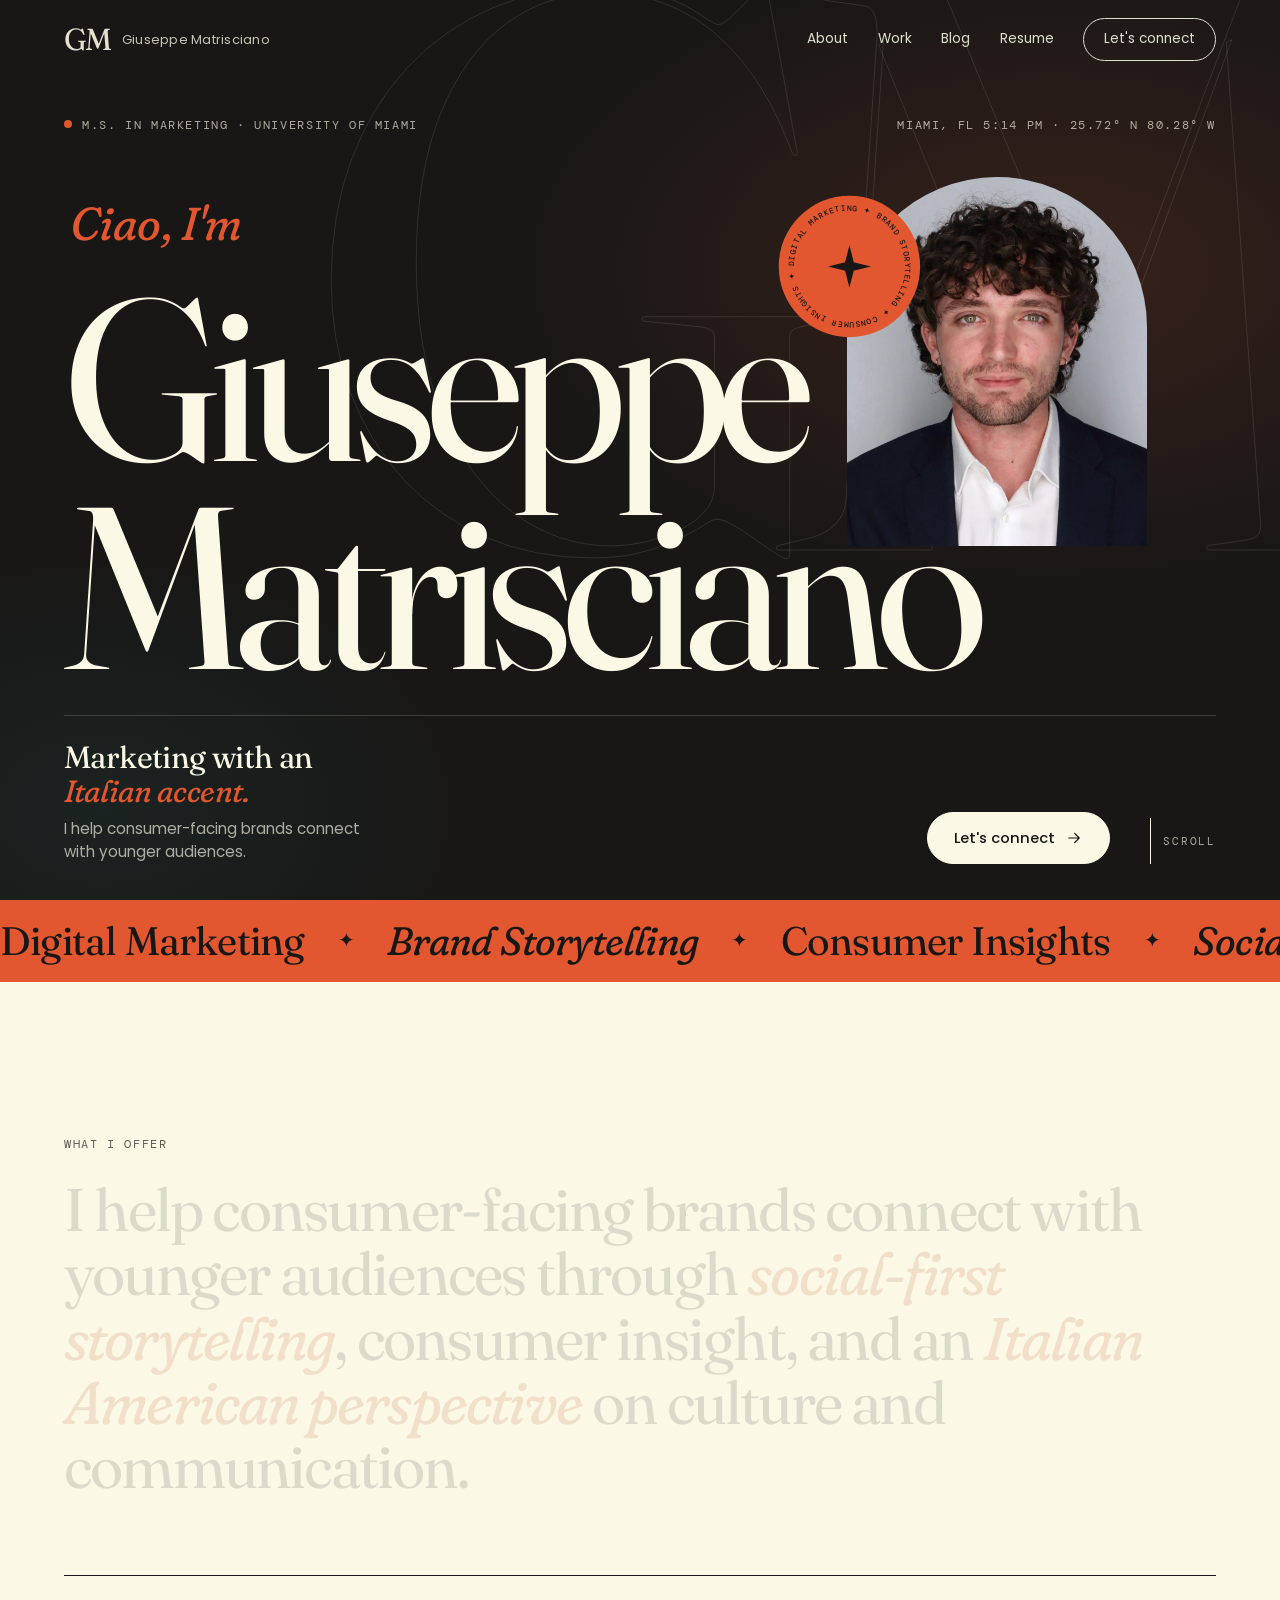
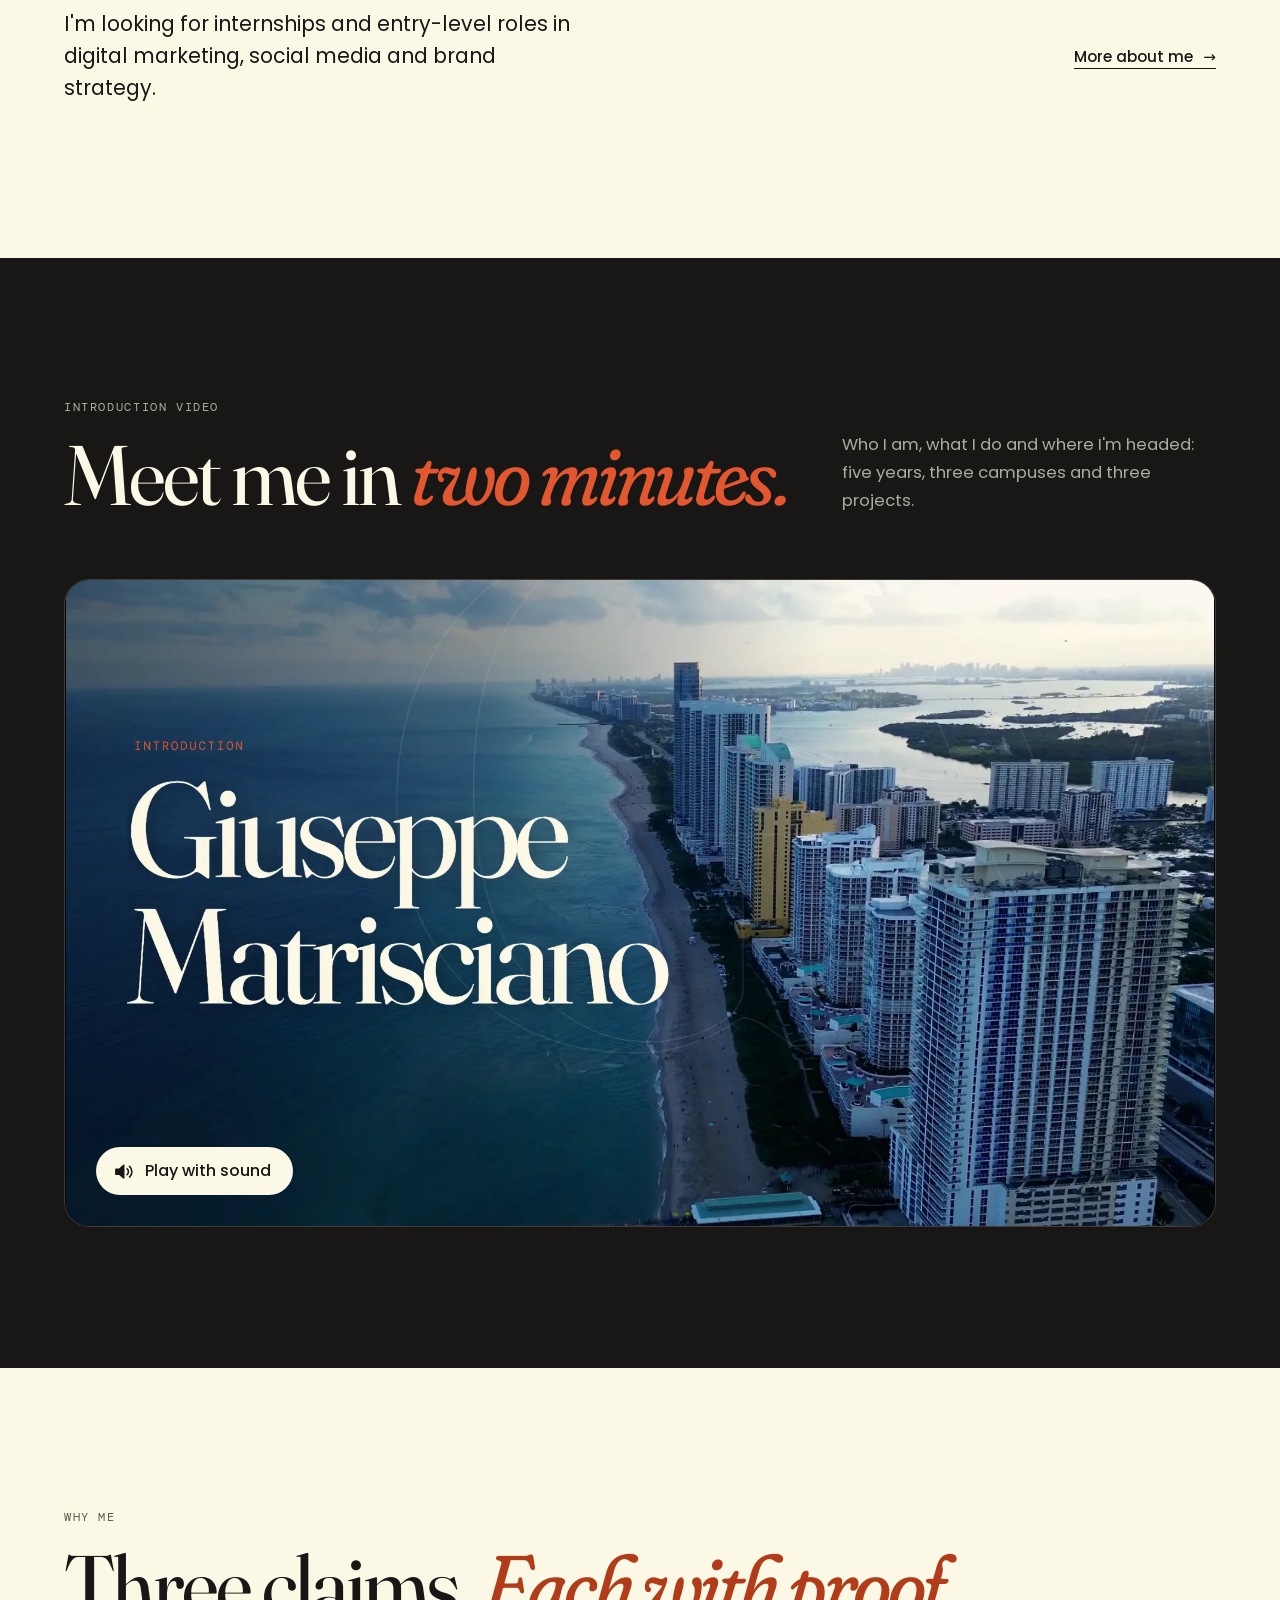
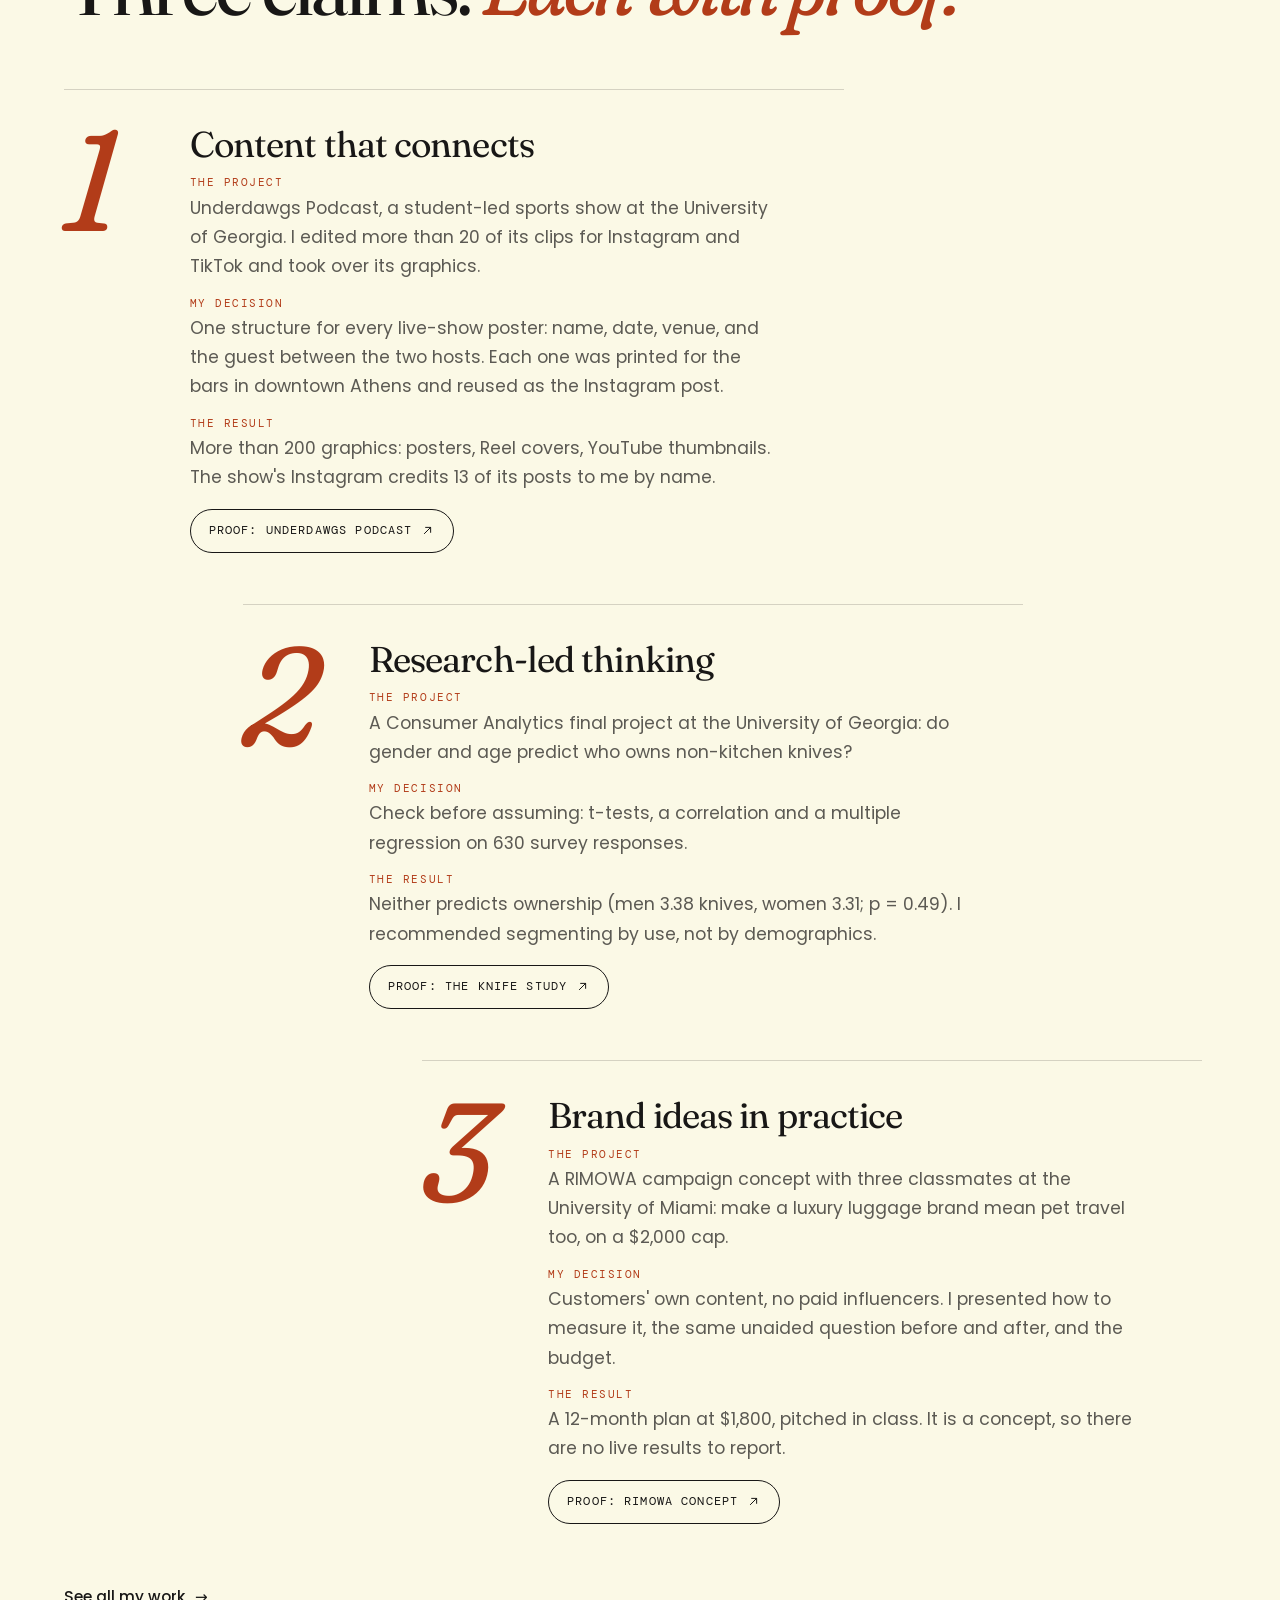
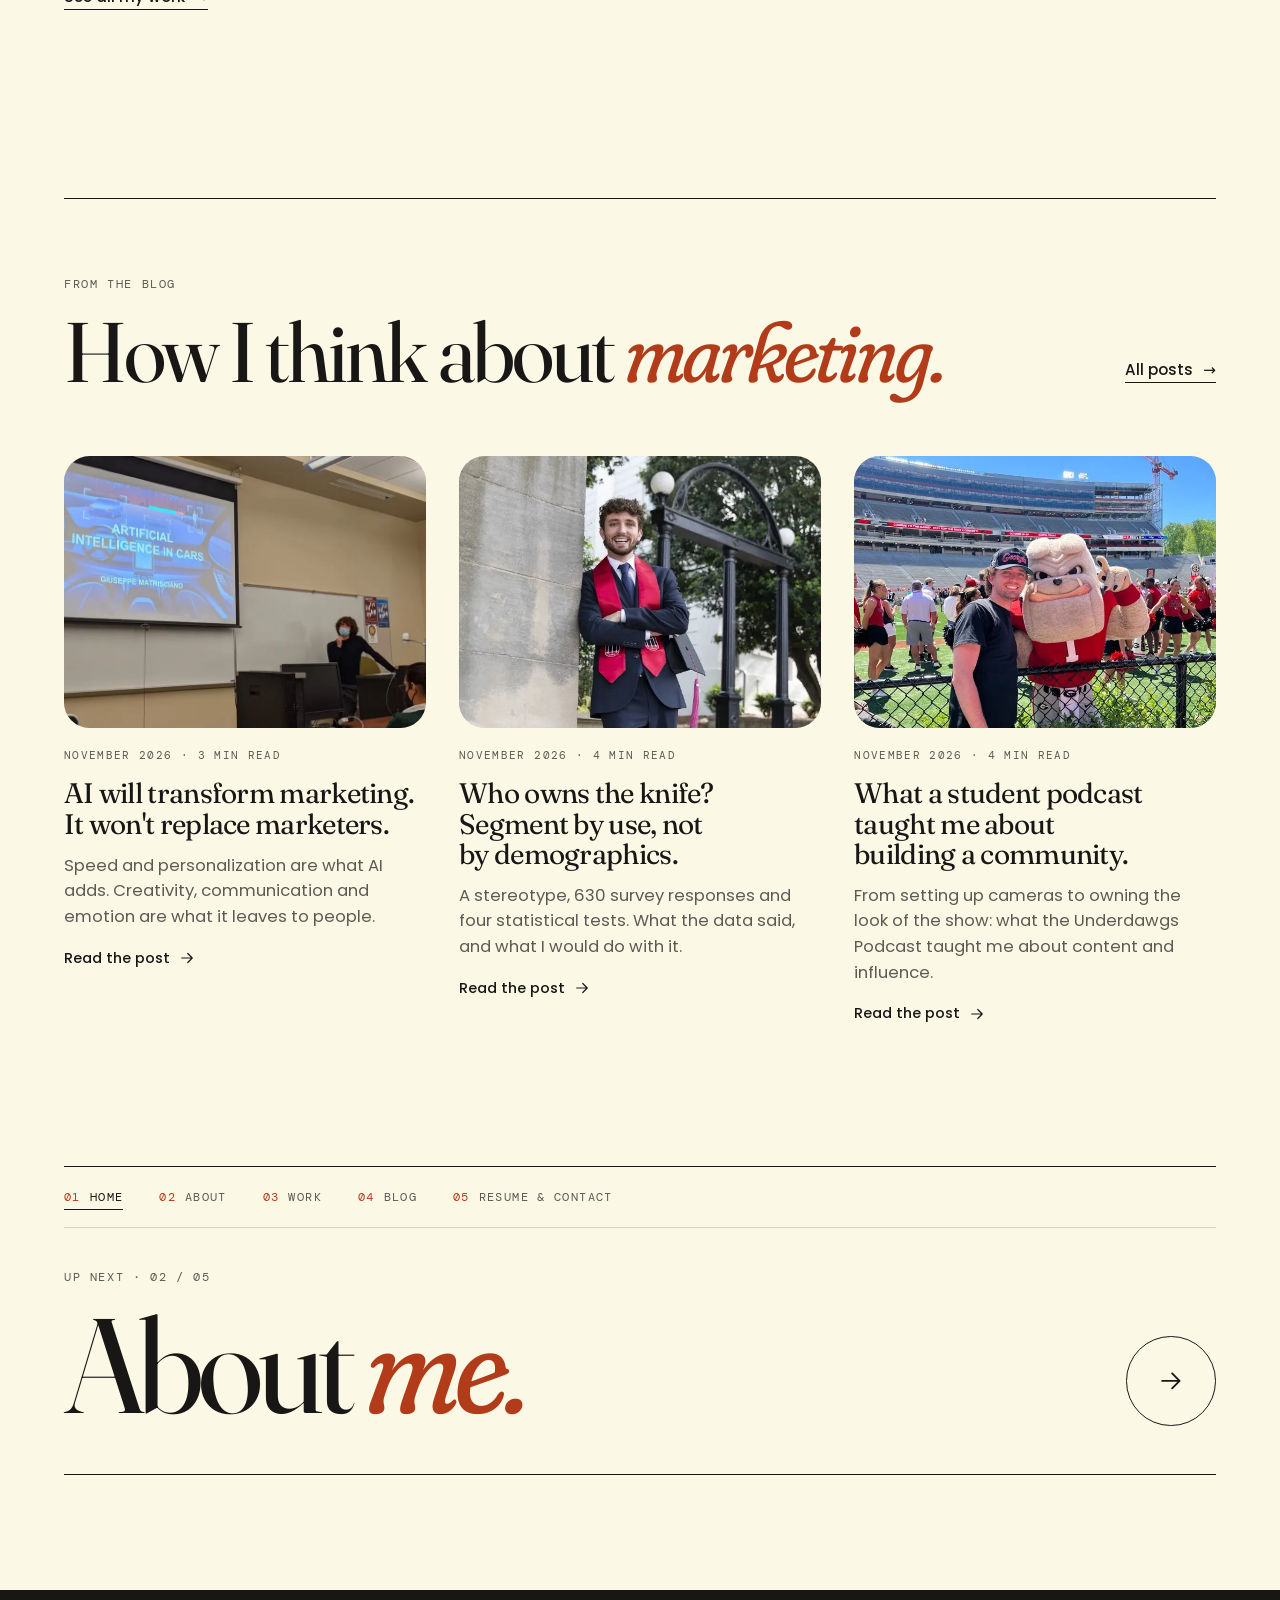
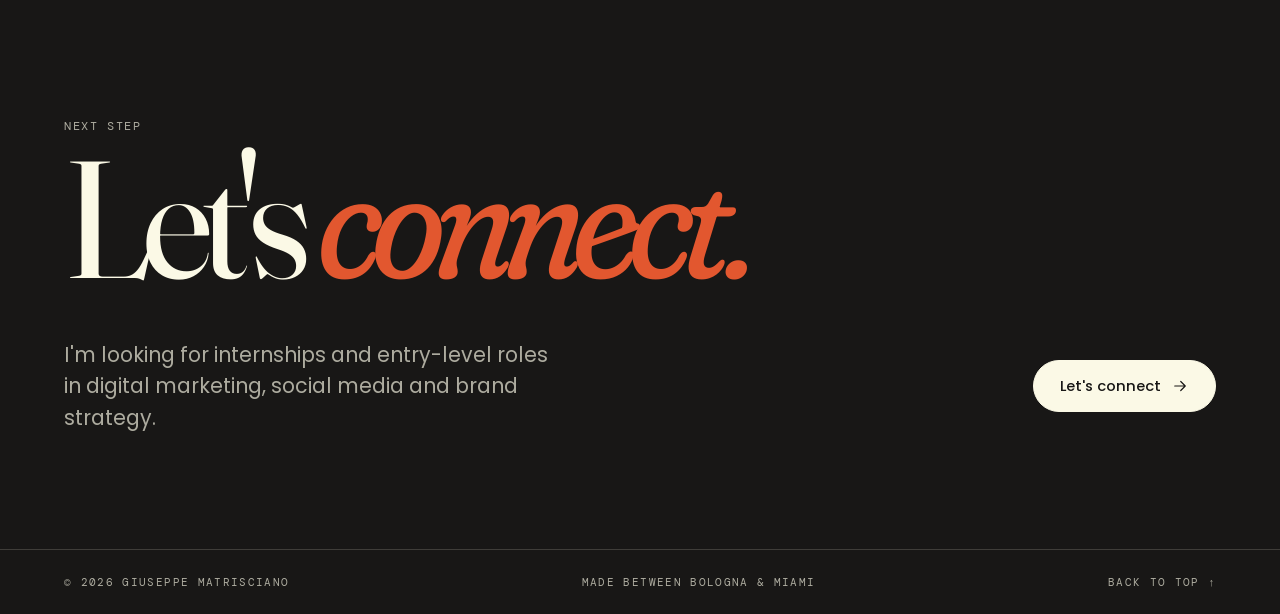
<file: index.html>
<!DOCTYPE html>
<html lang="en">
<head>
	<meta charset="utf-8">
	<!-- Enforce HTTPS is unavailable on GitHub Pages for now: send http visitors to https -->
	<script>if(location.protocol==="http:"&&location.hostname==="giuseppematrisciano.com")location.replace("https://giuseppematrisciano.com"+location.pathname+location.search+location.hash)</script>
	<title>Giuseppe Matrisciano — Digital Marketing &amp; Brand Storytelling</title>
	<meta name="viewport" content="width=device-width, initial-scale=1, viewport-fit=cover">
	<meta name="description" content="Italian marketing graduate student at the University of Miami, passionate about digital storytelling, consumer insights, and connecting brands with people.">
	<meta name="theme-color" content="#181716">
	<meta property="og:title" content="Giuseppe Matrisciano — Digital Marketing &amp; Brand Storytelling">
	<meta property="og:description" content="Italian marketing graduate student at the University of Miami, passionate about digital storytelling, consumer insights, and connecting brands with people.">
	<meta property="og:type" content="website">
	<meta property="og:url" content="https://giuseppematrisciano.com/">
	<meta property="og:image" content="https://giuseppematrisciano.com/assets/img/giuseppe-matrisciano-share-card.jpg">
	<meta name="twitter:card" content="summary_large_image">
	<link rel="canonical" href="https://giuseppematrisciano.com/">
	<link rel="icon" type="image/svg+xml" href="assets/img/favicon.svg">
	<link rel="apple-touch-icon" href="assets/img/giuseppe-matrisciano-app-icon.png">
	<link rel="preconnect" href="https://fonts.googleapis.com">
	<link rel="preconnect" href="https://fonts.gstatic.com" crossorigin>
	<link rel="stylesheet" href="https://fonts.googleapis.com/css2?family=DM+Mono:wght@400;500&family=Fraunces:ital,opsz,wght,SOFT,WONK@0,9..144,300..700,0..100,0..1;1,9..144,300..700,0..100,0..1&family=Poppins:wght@300;400;500;600&display=swap">
	<link rel="preload" as="image" href="assets/img/giuseppe-matrisciano-headshot.webp" type="image/webp">
	<link rel="stylesheet" href="assets/css/style.css?v=41">
	<script>document.documentElement.classList.add("js");</script>
	<!-- Structured data for search engines -->
	<script type="application/ld+json">{"@context":"https://schema.org","@graph":[{"@type":"WebSite","@id":"https://giuseppematrisciano.com/#website","url":"https://giuseppematrisciano.com/","name":"Giuseppe Matrisciano","description":"Italian marketing graduate student at the University of Miami, passionate about digital storytelling, consumer insights, and connecting brands with people.","inLanguage":"en","publisher":{"@id":"https://giuseppematrisciano.com/#person"}},{"@type":"Person","@id":"https://giuseppematrisciano.com/#person","name":"Giuseppe Matrisciano","url":"https://giuseppematrisciano.com/","image":"https://giuseppematrisciano.com/assets/img/giuseppe-matrisciano-headshot.webp","sameAs":["https://www.linkedin.com/in/giuseppe-matrisciano/","https://www.instagram.com/chefbeps/"],"jobTitle":"M.S. in Marketing candidate","description":"Italian marketing graduate student at the University of Miami, passionate about digital storytelling, consumer insights, and connecting brands with people.","affiliation":{"@type":"CollegeOrUniversity","name":"University of Miami"},"alumniOf":[{"@type":"CollegeOrUniversity","name":"University of Georgia"},{"@type":"CollegeOrUniversity","name":"St. Petersburg College"}],"homeLocation":{"@type":"Place","address":{"@type":"PostalAddress","addressLocality":"Miami","addressRegion":"FL","addressCountry":"US"}},"knowsAbout":["Digital marketing","Brand storytelling","Consumer insights"],"knowsLanguage":["Italian","English"]}]}</script>
</head>
<body>

	<a class="skip" href="#main">Skip to content</a>
	<div class="progress" aria-hidden="true"><i></i></div>
	<div class="cursor" aria-hidden="true"><span class="cursor-label"></span></div>

	<!-- Navigation -->
	<header class="nav" id="nav">
		<a class="mark" href="./" aria-label="Giuseppe Matrisciano, home"><span class="mark-gm" aria-hidden="true">GM</span><span class="mark-name">Giuseppe Matrisciano</span></a>
		<nav class="nav-links" aria-label="Pages">
			<a href="about.html">About</a>
			<a href="work.html">Work</a>
			<a href="blog.html">Blog</a>
			<a href="resume.html">Resume</a>
			<a class="nav-cta" href="resume.html#contact">Let's connect</a>
		</nav>
		<button class="burger" type="button" aria-label="Open menu" aria-expanded="false" aria-controls="menu"><i></i><i></i></button>
	</header>

	<div class="menu" id="menu" hidden>
		<nav aria-label="Mobile pages">
			<a href="./" aria-current="page"><span>01</span>Home</a>
			<a href="about.html"><span>02</span>About</a>
			<a href="work.html"><span>03</span>Work</a>
			<a href="blog.html"><span>04</span>Blog</a>
			<a href="resume.html"><span>05</span>Resume &amp; contact</a>
		</nav>
		<p class="menu-foot">Bologna → Miami</p>
	</div>

	<main id="main">

		<!-- ============ HERO ============ -->
		<section class="hero sec--dark" id="top">
			<div class="hero-mono" aria-hidden="true"><span>G</span><span>M</span></div>
			<div class="wrap hero-inner">
				<div class="hero-top">
					<p class="eyebrow"><span class="dot" aria-hidden="true"></span>M.S. in Marketing · University of Miami</p>
					<p class="eyebrow hero-coords"><span id="miami-time">Miami, FL</span> · 25.72° N 80.28° W</p>
				</div>

				<div class="hero-name">
					<h1 class="hero-title">
						<span class="hero-ciao">Ciao, I'm</span>
						<span class="line l1"><span>Giuseppe</span></span>
						<span class="line l2"><span>Matrisciano</span></span>
					</h1>
					<figure class="hero-portrait">
						<div class="arch">
							<img src="assets/img/giuseppe-matrisciano-headshot.webp" width="1067" height="1600" alt="Portrait of Giuseppe Matrisciano" fetchpriority="high">
						</div>
						<svg class="badge" viewBox="0 0 200 200" aria-hidden="true">
							<defs><path id="circ" d="M100,100 m-78,0 a78,78 0 1,1 156,0 a78,78 0 1,1 -156,0"/></defs>
							<circle cx="100" cy="100" r="99" class="badge-bg"/>
							<text><textPath href="#circ" startOffset="0" textLength="490" lengthAdjust="spacing">DIGITAL MARKETING ✦ BRAND STORYTELLING ✦ CONSUMER INSIGHTS ✦&#160;</textPath></text>
							<path class="badge-star" d="M100 70 L106 94 L130 100 L106 106 L100 130 L94 106 L70 100 L94 94 Z"/>
						</svg>
					</figure>
				</div>

				<div class="hero-foot">
					<div class="hero-pitch">
						<p class="hero-tag">Marketing with an <em>Italian accent.</em></p>
						<p class="hero-offer">I help consumer-facing brands connect with younger audiences.</p>
					</div>
					<!-- The journey as a small route (four stops with their marks, linking to the story): switched off for now.
					     To show it again, delete this comment's opening and closing lines; the styles are still in style.css (.hero-route).
					<a class="hero-route" href="about.html#story" data-cursor="Story" aria-label="Five years, three campuses: Bologna, then St. Petersburg College in Clearwater, the University of Georgia in Athens and the University of Miami. Read the story">
						<span class="hero-route-cap">Five years · three campuses<svg viewBox="0 0 24 24" aria-hidden="true"><path d="M5 12h14M13 6l6 6-6 6"/></svg></span>
						<span class="hero-route-stops" aria-hidden="true">
							<span><img src="assets/img/bologna-two-towers-mark.svg" width="162" height="334" alt=""><b>BLQ</b></span>
							<span><img src="assets/img/st-petersburg-college-logo-white.png" width="440" height="228" alt=""><b>CLW</b></span>
							<span><img src="assets/img/university-of-georgia-mark.svg" width="114" height="164" alt=""><b>ATH</b></span>
							<span><img src="assets/img/university-of-miami-logo.png" width="608" height="376" alt=""><b>MIA</b></span>
						</span>
					</a>
					-->
					<div class="cta">
						<a class="btn btn--solid" href="resume.html#contact" data-magnetic><span>Let's connect</span><svg viewBox="0 0 24 24" aria-hidden="true"><path d="M5 12h14M13 6l6 6-6 6"/></svg></a>
					</div>
					<p class="hero-scroll" aria-hidden="true"><i></i>Scroll</p>
				</div>
			</div>
		</section>

		<!-- Marquee -->
		<div class="marquee" aria-hidden="true">
			<div class="marquee-track">
				<span>Digital Marketing</span><b>✦</b><span><em>Brand Storytelling</em></span><b>✦</b><span>Consumer Insights</span><b>✦</b><span><em>Social-first Content</em></span><b>✦</b><span>Brand Strategy</span><b>✦</b><span><em>Bologna → Miami</em></span><b>✦</b>
				<span>Digital Marketing</span><b>✦</b><span><em>Brand Storytelling</em></span><b>✦</b><span>Consumer Insights</span><b>✦</b><span><em>Social-first Content</em></span><b>✦</b><span>Brand Strategy</span><b>✦</b><span><em>Bologna → Miami</em></span><b>✦</b>
			</div>
		</div>

		<!-- ============ WHAT I OFFER ============ -->
		<section class="offer sec--cream" id="offer">
			<div class="wrap">
				<p class="eyebrow rv">What I offer</p>
				<p class="statement" data-scrub>I help consumer-facing brands connect with younger audiences through <em>social-first storytelling</em>, consumer insight, and an <em>Italian American perspective</em> on culture and communication.</p>
				<div class="offer-row rv">
					<p class="lead">I'm looking for internships and entry-level roles in digital marketing, social media and brand strategy.</p>
					<a class="textlink" href="about.html">More about me</a>
				</div>
			</div>
		</section>

		<!-- ============ INTRODUCTION VIDEO ============ -->
		<section class="intro-video sec--dark" id="video">
			<div class="wrap">
				<header class="sec-head sec-head--row">
					<div>
						<p class="eyebrow rv">Introduction video</p>
						<h2 class="display rv">Meet me in <em>two minutes.</em></h2>
					</div>
					<p class="sec-note rv">Who I am, what I do and where I'm headed: five years, three campuses and three projects.</p>
				</header>

				<!-- Introduction video: Giuseppe on camera. In the page a silent preview plays (its own file, without sound, where
				     "Introduction" and his name are on screen from the first frame); "Play with sound" switches to the real video
				     (data-full) and opens it full screen. Its captions are on screen, so it has no captions track.
				     The animated introduction video is hidden for now (Salvatore, 22 Nov 2026): its tabs and its frame are inside the
				     two comments below, its files are still in assets/video. To show it again, delete the opening and closing lines
				     of those two comments and put role="tabpanel" aria-labelledby="video-tab-camera" back on the first frame;
				     the tabs then choose between the two (player and tabs are in main.js, the styles in style.css). -->
				<figure class="video rv">
					<!-- hidden for now: the tabs
					<div class="video-tabs" role="tablist" aria-label="Introduction videos">
						<button type="button" role="tab" id="video-tab-camera" aria-selected="true" aria-controls="video-camera">On camera <span>1:55</span></button>
						<button type="button" role="tab" id="video-tab-animated" aria-selected="false" aria-controls="video-animated" tabindex="-1">Animated <span>1:30</span></button>
					</div>
					-->
					<div class="video-frame video-frame--media" id="video-camera">
						<video id="intro-video" muted loop playsinline preload="metadata" poster="assets/img/giuseppe-matrisciano-on-camera-introduction-poster.webp?v=6" data-full="assets/video/giuseppe-matrisciano-on-camera-introduction.mp4?v=18" aria-label="Giuseppe Matrisciano introduces himself on camera: who he is, who he helps, his five years from Bologna to Miami, a research project, his creative work and the roles he is looking for, in under two minutes, with captions on screen">
							<source src="assets/video/giuseppe-matrisciano-on-camera-introduction-preview.mp4?v=17" type="video/mp4">
						</video>
						<button class="video-sound" type="button"><svg viewBox="0 0 24 24" aria-hidden="true"><path d="M4 9.500v5h3.500L12 18.500v-13L7.500 9.500z"/><path d="M15.500 9a4 4 0 0 1 0 6M18 6.500a7.500 7.500 0 0 1 0 11"/></svg>Play with sound</button>
						<button class="video-size" type="button" aria-label="Full screen" hidden><svg class="ico-open" viewBox="0 0 24 24" aria-hidden="true"><path d="M4 9V4h5M20 9V4h-5M4 15v5h5M20 15v5h-5"/></svg><svg class="ico-close" viewBox="0 0 24 24" aria-hidden="true"><path d="M6 6l12 12M18 6L6 18"/></svg></button>
					</div>
					<!-- hidden for now: the animated video
					<div class="video-frame video-frame--media" id="video-animated" role="tabpanel" aria-labelledby="video-tab-animated" hidden>
						<video id="intro-video-animated" muted loop playsinline preload="none" poster="assets/img/giuseppe-matrisciano-introduction-poster.webp" data-hq="assets/video/giuseppe-matrisciano-introduction-1440p.mp4?v=7" aria-label="Giuseppe Matrisciano's introduction video: who he is, what he does, his five years from Bologna to Miami across three campuses, three projects and what he is looking for next, in 90 seconds with music and narration">
							<source src="assets/video/giuseppe-matrisciano-introduction.mp4?v=7" type="video/mp4">
							<track kind="captions" src="assets/video/giuseppe-matrisciano-introduction.vtt?v=3" srclang="en" label="English">
						</video>
						<button class="video-sound" type="button"><svg viewBox="0 0 24 24" aria-hidden="true"><path d="M4 9.500v5h3.500L12 18.500v-13L7.500 9.500z"/><path d="M15.500 9a4 4 0 0 1 0 6M18 6.500a7.500 7.500 0 0 1 0 11"/></svg>Play with sound</button>
						<button class="video-size" type="button" aria-label="Full screen" hidden><svg class="ico-open" viewBox="0 0 24 24" aria-hidden="true"><path d="M4 9V4h5M20 9V4h-5M4 15v5h5M20 15v5h-5"/></svg><svg class="ico-close" viewBox="0 0 24 24" aria-hidden="true"><path d="M6 6l12 12M18 6L6 18"/></svg></button>
					</div>
					-->
				</figure>
			</div>
		</section>

		<!-- ============ WHAT I BRING ============ -->
		<section class="bring sec--cream" id="bring">
			<div class="wrap">
				<header class="sec-head">
					<p class="eyebrow rv">Why me</p>
					<h2 class="display rv">Three claims. <em>Each with proof.</em></h2>
				</header>
				<ol class="claims">
					<li class="claim rv">
						<span class="claim-n" aria-hidden="true">1</span>
						<div>
							<h3>Content that connects</h3>
							<dl class="claim-steps">
								<div><dt>The project</dt><dd>Underdawgs Podcast, a student-led sports show at the University of Georgia. I edited more than 20 of its clips for Instagram and TikTok and took over its graphics.</dd></div>
								<div><dt>My decision</dt><dd>One structure for every live-show poster: name, date, venue, and the guest between the two hosts. Each one was printed for the bars in downtown Athens and reused as the Instagram post.</dd></div>
								<div><dt>The result</dt><dd>More than 200 graphics: posters, Reel covers, YouTube thumbnails. The show's Instagram credits 13 of its posts to me by name.</dd></div>
							</dl>
							<a class="proof" href="work.html#dlg-underdawgs">Proof: Underdawgs Podcast<svg viewBox="0 0 24 24" aria-hidden="true"><path d="M7 17L17 7M9 7h8v8"/></svg></a>
						</div>
					</li>
					<li class="claim rv">
						<span class="claim-n" aria-hidden="true">2</span>
						<div>
							<h3>Research-led thinking</h3>
							<dl class="claim-steps">
								<div><dt>The project</dt><dd>A Consumer Analytics final project at the University of Georgia: do gender and age predict who owns non-kitchen knives?</dd></div>
								<div><dt>My decision</dt><dd>Check before assuming: t-tests, a correlation and a multiple regression on 630 survey responses.</dd></div>
								<div><dt>The result</dt><dd>Neither predicts ownership (men 3.38 knives, women 3.31; p = 0.49). I recommended segmenting by use, not by demographics.</dd></div>
							</dl>
							<a class="proof" href="work.html#research">Proof: the knife study<svg viewBox="0 0 24 24" aria-hidden="true"><path d="M7 17L17 7M9 7h8v8"/></svg></a>
						</div>
					</li>
					<li class="claim rv">
						<span class="claim-n" aria-hidden="true">3</span>
						<div>
							<h3>Brand ideas in practice</h3>
							<dl class="claim-steps">
								<div><dt>The project</dt><dd>A RIMOWA campaign concept with three classmates at the University of Miami: make a luxury luggage brand mean pet travel too, on a $2,000 cap.</dd></div>
								<div><dt>My decision</dt><dd>Customers' own content, no paid influencers. I presented how to measure it, the same unaided question before and after, and the budget.</dd></div>
								<div><dt>The result</dt><dd>A 12-month plan at $1,800, pitched in class. It is a concept, so there are no live results to report.</dd></div>
							</dl>
							<a class="proof" href="work.html#dlg-rimowa">Proof: RIMOWA concept<svg viewBox="0 0 24 24" aria-hidden="true"><path d="M7 17L17 7M9 7h8v8"/></svg></a>
						</div>
					</li>
				</ol>
				<p class="more-row rv"><a class="textlink" href="work.html">See all my work</a></p>
			</div>
		</section>

		<!-- ============ FROM THE BLOG ============ -->
		<section class="blog-teaser sec--cream" id="blog">
			<div class="wrap">
				<header class="sec-head sec-head--row">
					<div>
						<p class="eyebrow rv">From the blog</p>
						<h2 class="display rv">How I think about <em>marketing.</em></h2>
					</div>
					<a class="textlink rv" href="blog.html">All posts</a>
				</header>
				<div class="posts">
					<article class="post-card rv">
						<a href="blog-ai-will-not-replace-marketers.html" data-cursor="Read">
							<span class="post-card-img"><img src="assets/img/st-petersburg-college-ai-in-cars-presentation-sm.webp" width="900" height="570" loading="lazy" decoding="async" alt="Giuseppe presenting in a classroom next to a slide titled Artificial Intelligence in Cars" style="object-position:50% 30%"></span>
							<span class="post-card-meta">November 2026 · 3 min read</span>
							<h3 class="post-card-title">AI will transform marketing. It won't replace marketers.</h3>
							<span class="post-card-desc">Speed and personalization are what AI adds. Creativity, communication and emotion are what it leaves to people.</span>
							<span class="post-card-more">Read the post<svg viewBox="0 0 24 24" aria-hidden="true"><path d="M5 12h14M13 6l6 6-6 6"/></svg></span>
						</a>
					</article>
					<article class="post-card rv">
						<a href="blog-segment-by-use-not-demographics.html" data-cursor="Read">
							<span class="post-card-img"><img src="assets/img/uga-graduation-arch-sm.webp" width="600" height="900" loading="lazy" decoding="async" alt="Giuseppe smiling beside the Arch at the University of Georgia, wearing a red graduation stole" style="object-position:50% 24%"></span>
							<span class="post-card-meta">November 2026 · 4 min read</span>
							<h3 class="post-card-title">Who owns the knife? Segment by use, not by demographics.</h3>
							<span class="post-card-desc">A stereotype, 630 survey responses and four statistical tests. What the data said, and what I would do with it.</span>
							<span class="post-card-more">Read the post<svg viewBox="0 0 24 24" aria-hidden="true"><path d="M5 12h14M13 6l6 6-6 6"/></svg></span>
						</a>
					</article>
					<article class="post-card rv">
						<a href="blog-what-a-student-podcast-taught-me.html" data-cursor="Read">
							<span class="post-card-img"><img src="assets/img/uga-hairy-dawg-sanford-stadium-sm.webp" width="675" height="900" loading="lazy" decoding="async" alt="Giuseppe in a Georgia cap next to Hairy Dawg, the University of Georgia mascot, at Sanford Stadium" style="object-position:50% 34%"></span>
							<span class="post-card-meta">November 2026 · 4 min read</span>
							<h3 class="post-card-title">What a student podcast taught me about building a community.</h3>
							<span class="post-card-desc">From setting up cameras to owning the look of the show: what the Underdawgs Podcast taught me about content and influence.</span>
							<span class="post-card-more">Read the post<svg viewBox="0 0 24 24" aria-hidden="true"><path d="M5 12h14M13 6l6 6-6 6"/></svg></span>
						</a>
					</article>
				</div>
			</div>
		</section>

		<!-- ============ NEXT PAGE ============ -->
		<nav class="pager sec--cream" aria-label="Continue through the site">
			<div class="wrap">
				<ol class="pager-steps rv">
					<li><a href="./" aria-current="page"><span>01</span>Home</a></li>
					<li><a href="about.html"><span>02</span>About</a></li>
					<li><a href="work.html"><span>03</span>Work</a></li>
					<li><a href="blog.html"><span>04</span>Blog</a></li>
					<li><a href="resume.html"><span>05</span>Resume &amp; contact</a></li>
				</ol>
				<a class="pager-next rv" href="about.html" rel="next" data-cursor="Next">
					<span class="eyebrow">Up next · 02 / 05</span>
					<span class="pager-title">About <em>me.</em></span>
					<span class="pager-go" aria-hidden="true"><svg viewBox="0 0 24 24"><path d="M5 12h14M13 6l6 6-6 6"/></svg></span>
				</a>
			</div>
		</nav>

		<!-- ============ NEXT STEP ============ -->
		<section class="cta-band sec--dark" aria-labelledby="cta-t">
			<div class="wrap">
				<p class="eyebrow rv">Next step</p>
				<h2 class="contact-title rv" id="cta-t">Let's <em>connect.</em></h2>
				<div class="cta-band-row rv">
					<p class="lead">I'm looking for internships and entry-level roles in digital marketing, social media and brand strategy.</p>
					<a class="btn btn--solid" href="resume.html#contact" data-magnetic><span>Let's connect</span><svg viewBox="0 0 24 24" aria-hidden="true"><path d="M5 12h14M13 6l6 6-6 6"/></svg></a>
				</div>
			</div>

			<footer class="foot">
				<div class="wrap foot-inner">
					<p>© <span id="year">2026</span> Giuseppe Matrisciano</p>
					<p class="foot-made">
						<svg class="ico" viewBox="1 2 14 21" aria-hidden="true"><path d="M2.75 22h10.5"/><path d="M4.1 22L2.95 14.4Q2.82 13.55 3.67 13.42L5.45 13.15Q6.3 13.02 6.43 13.87L7.6 22"/><path d="M8.9 22l.35-14.9"/><path d="M12.1 22l-.35-14.9"/><rect x="8.5" y="5.5" width="4" height="1.6" rx=".55"/><path d="M9.7 5.5V4.8a.8.8 0 0 1 1.6 0v.7"/><path d="M10.5 4V3.3"/></svg>
						<span>Made between Bologna &amp; Miami</span>
						<svg class="ico" viewBox="1 2 14 21" aria-hidden="true"><path d="M3.5 22h9"/><path d="M7.4 22c-.4-3.6.2-7.6 1.8-11.4"/><path d="M9.2 10.6C7.8 8.6 4.6 8.4 2.6 11.4"/><path d="M9.2 10.6C8.8 7.8 6 4.8 3.6 6"/><path d="M9.2 10.6C9.6 7.8 11.4 4.6 13.8 5.6"/><path d="M9.2 10.6C10.6 8.6 13.2 8.8 14.2 11.8"/></svg>
					</p>
					<a href="#top">Back to top ↑</a>
				</div>
			</footer>
		</section>

	</main>

	<div class="toast" id="toast" role="status" aria-live="polite"></div>

	<script src="assets/js/main.js?v=14" defer></script>
</body>
</html>
</file>
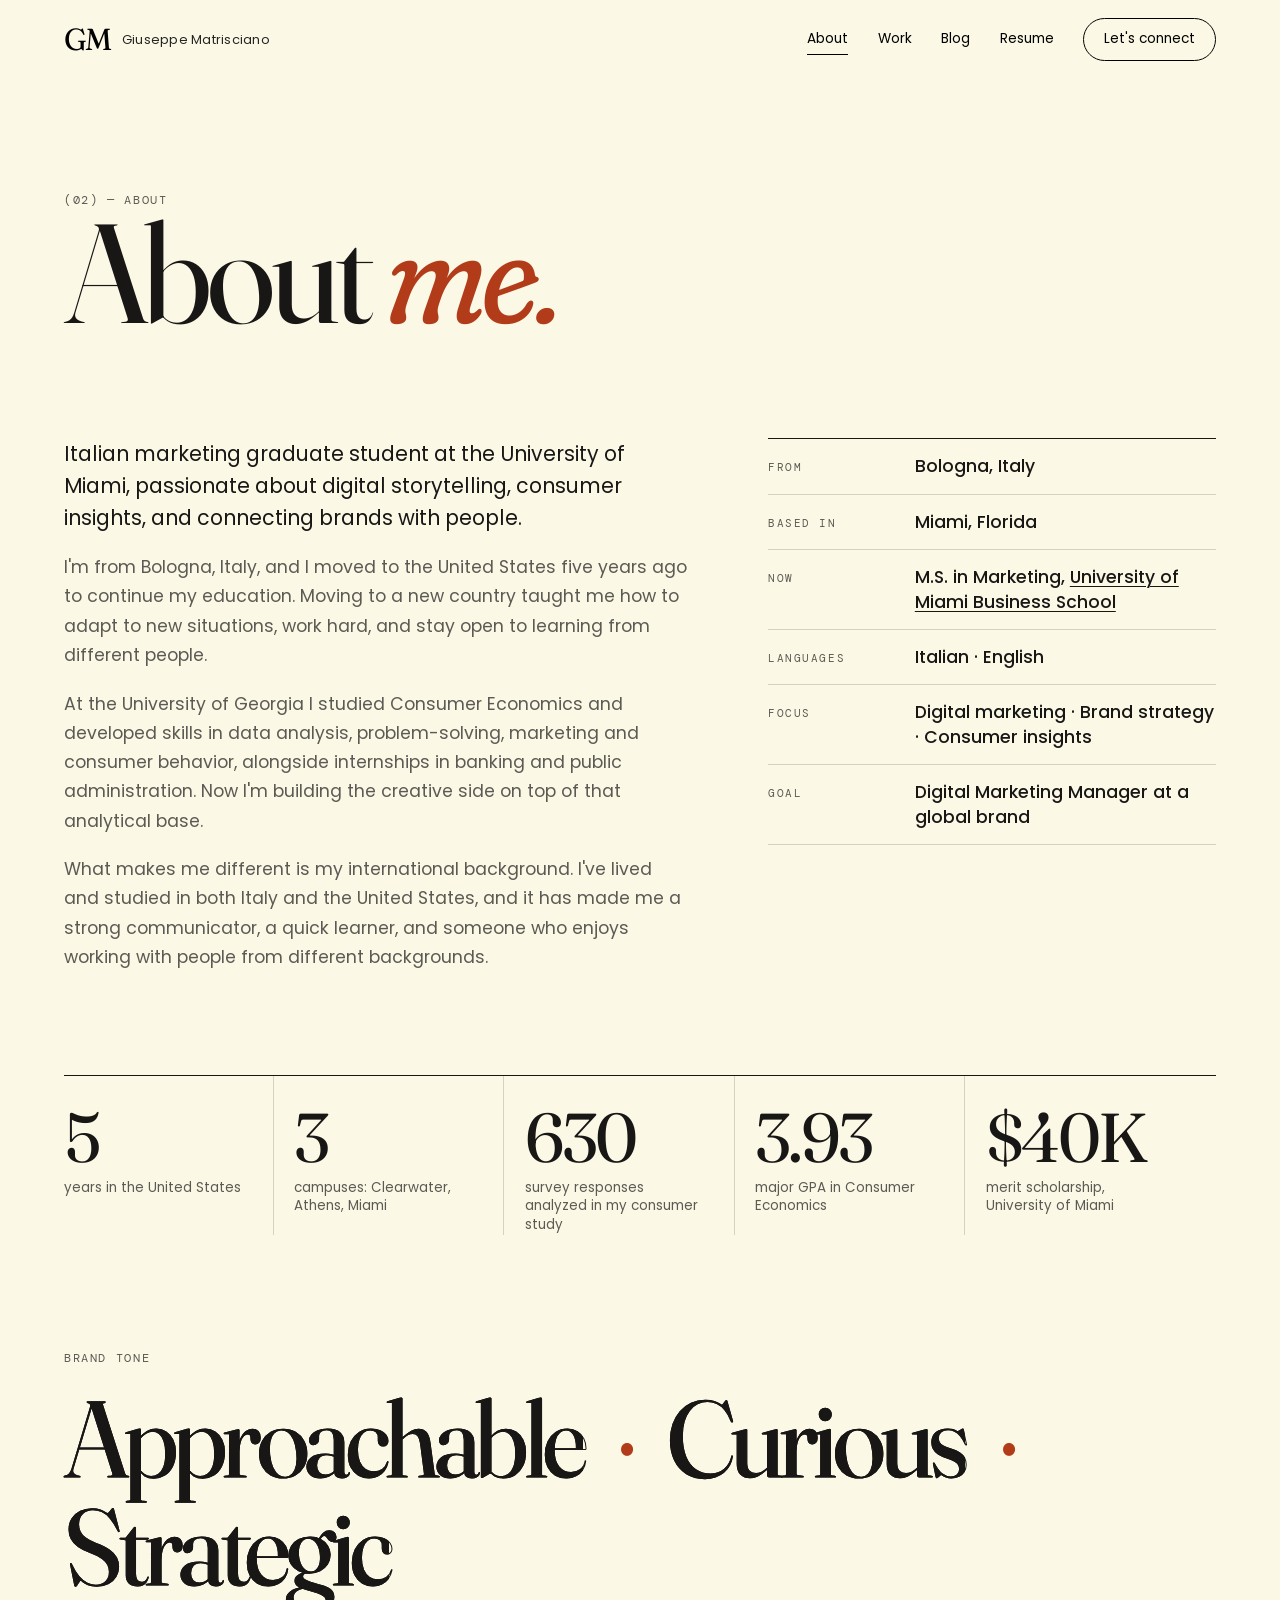
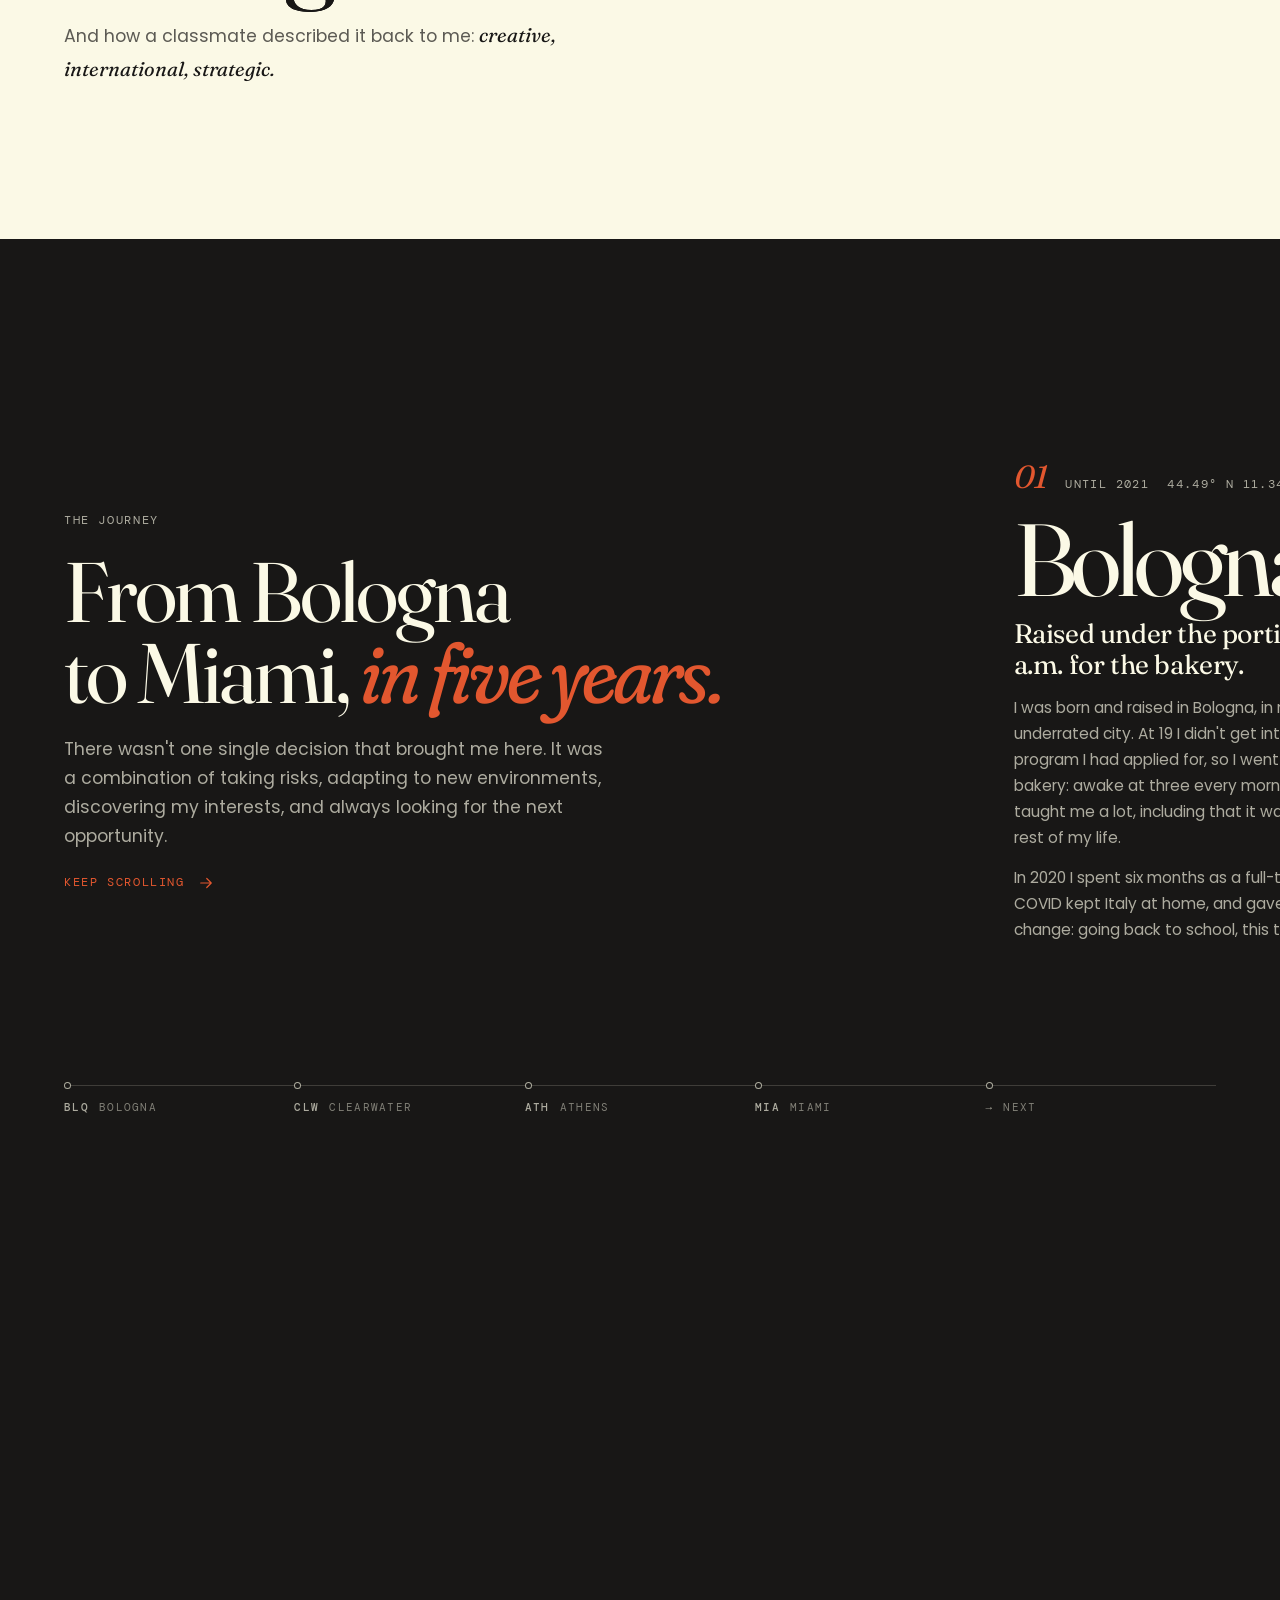
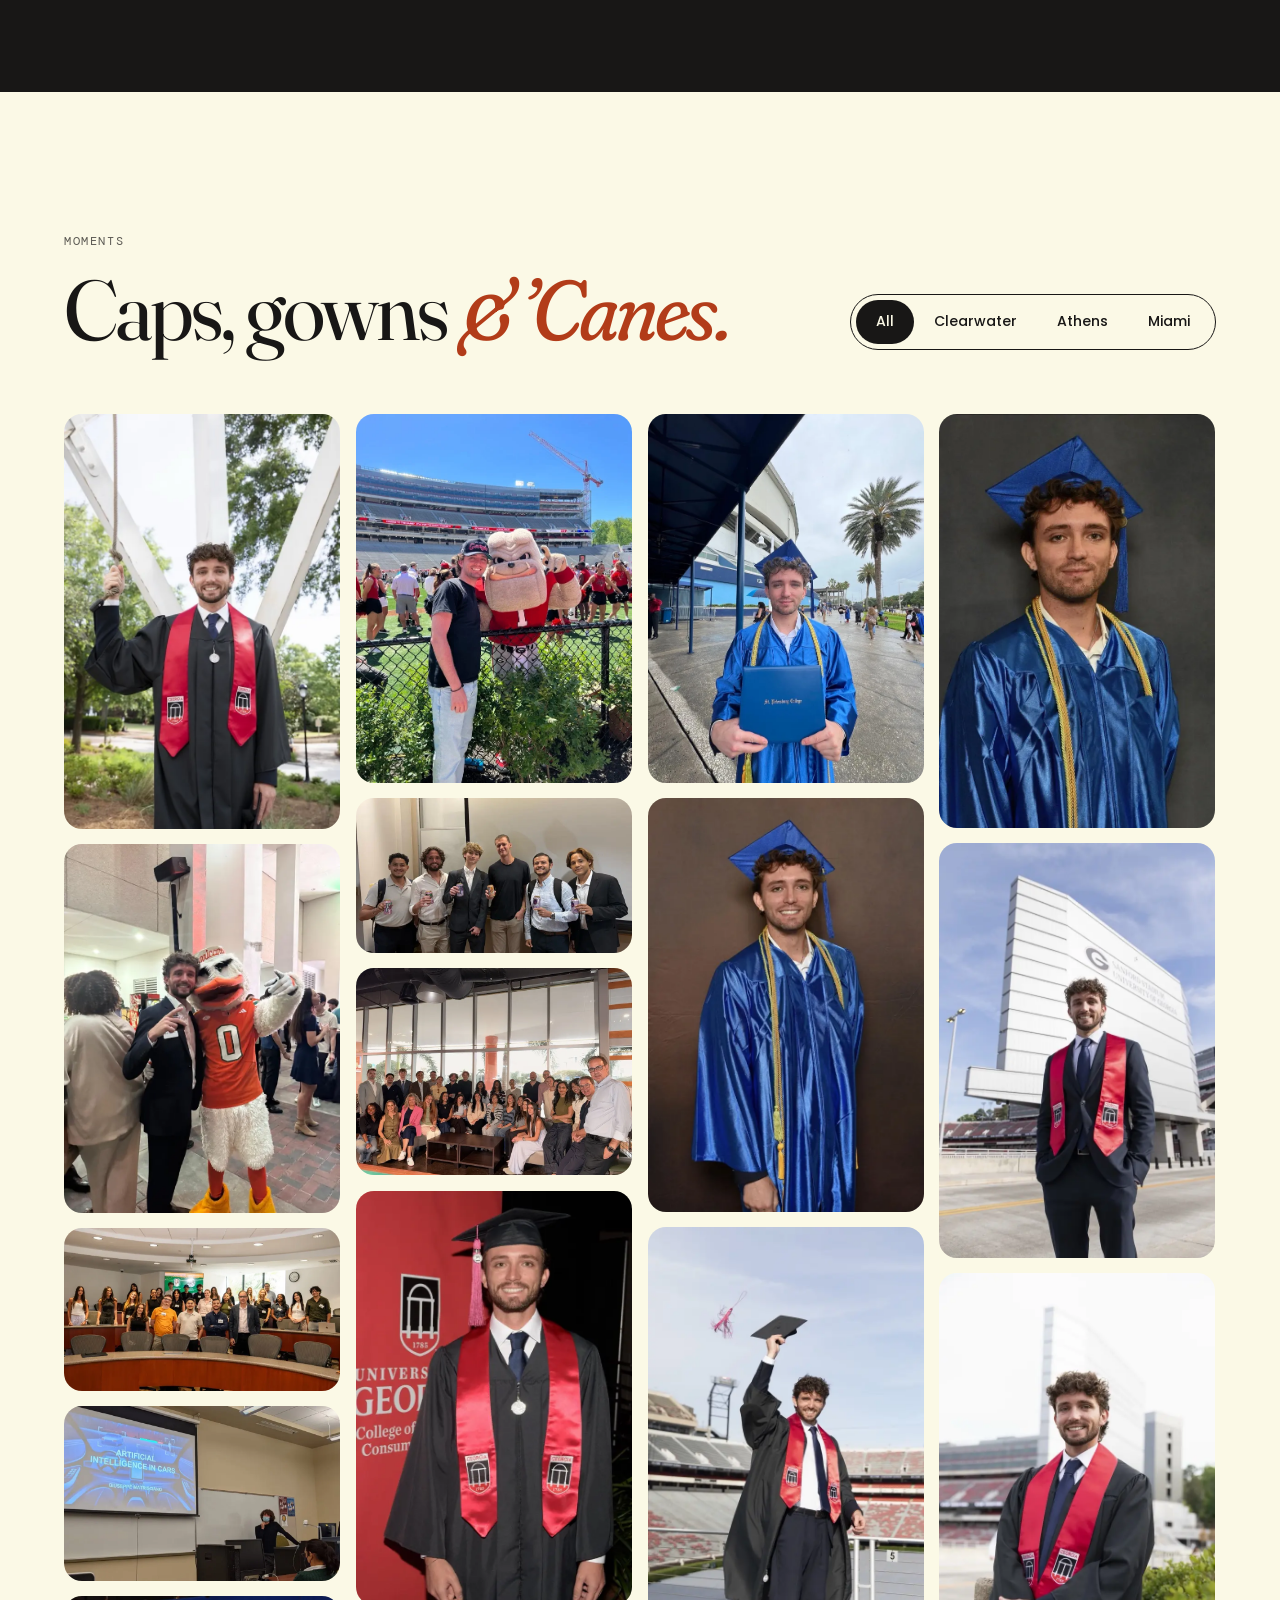
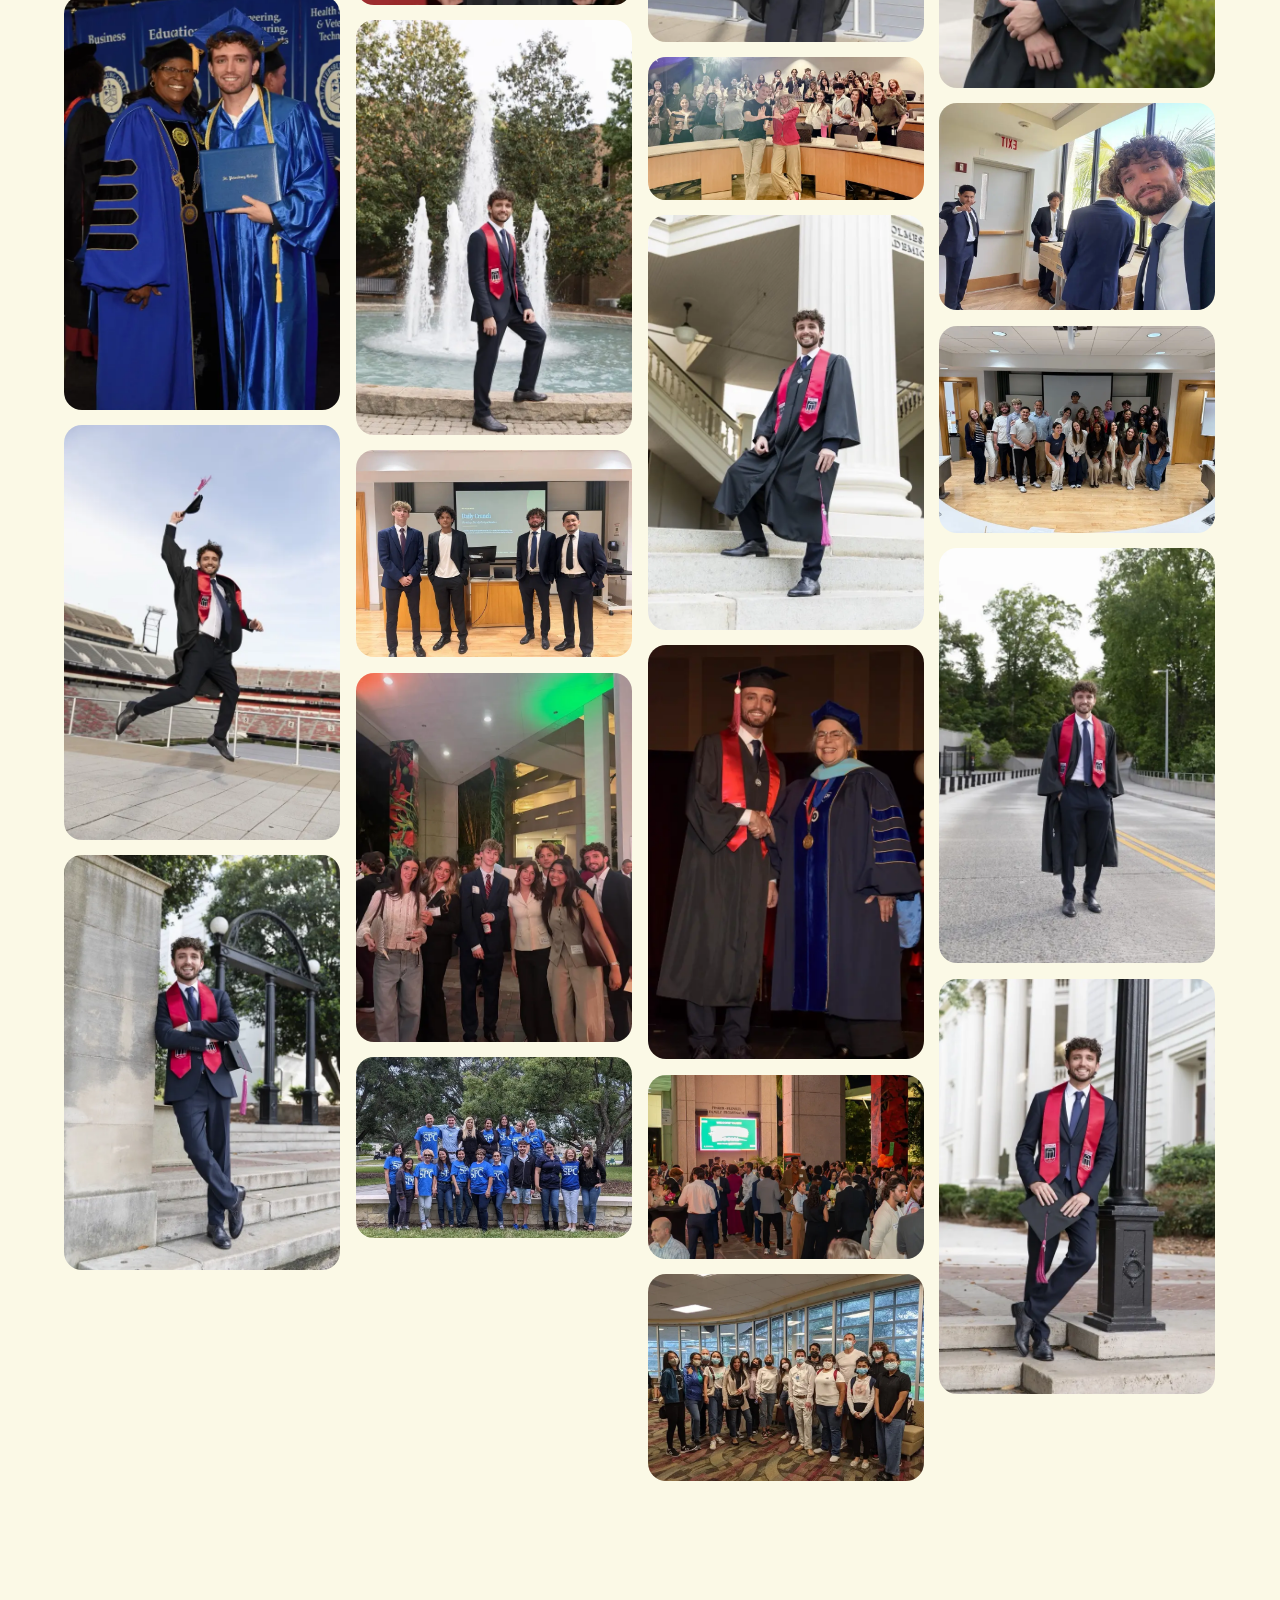
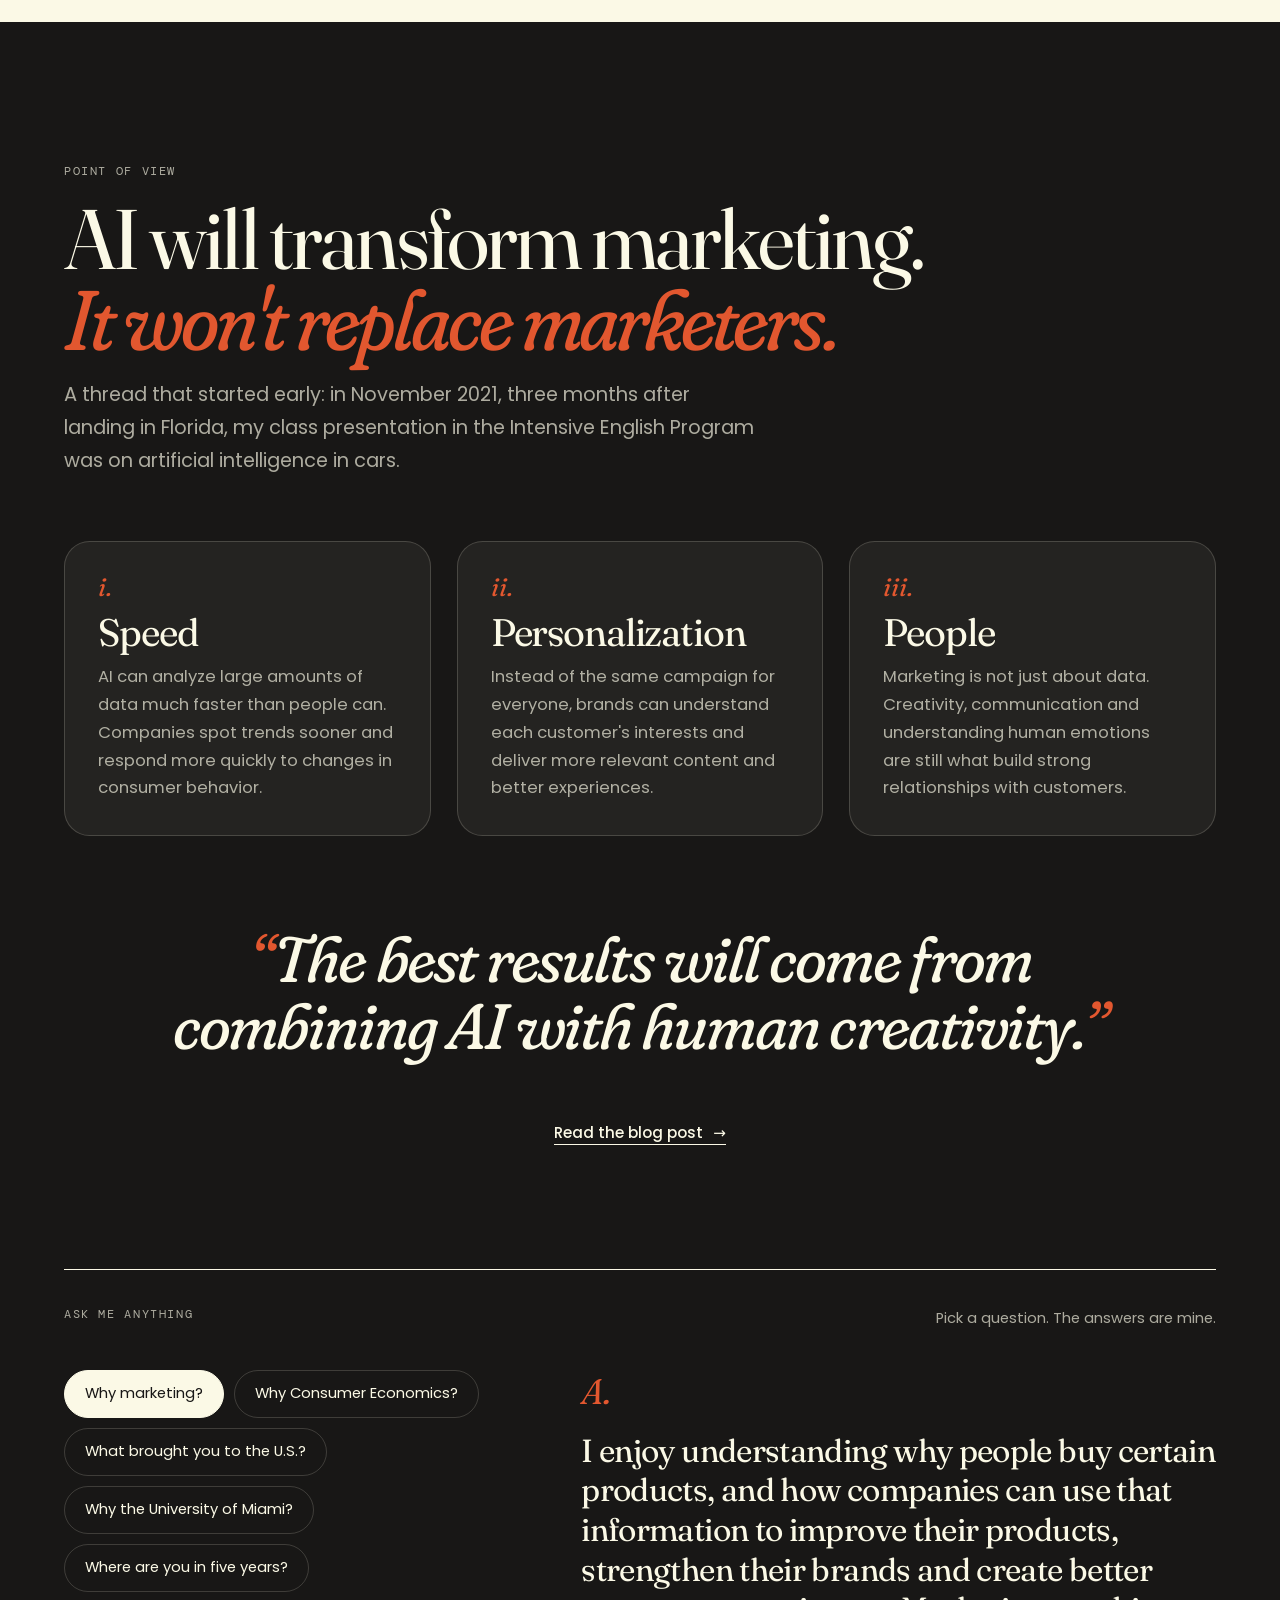
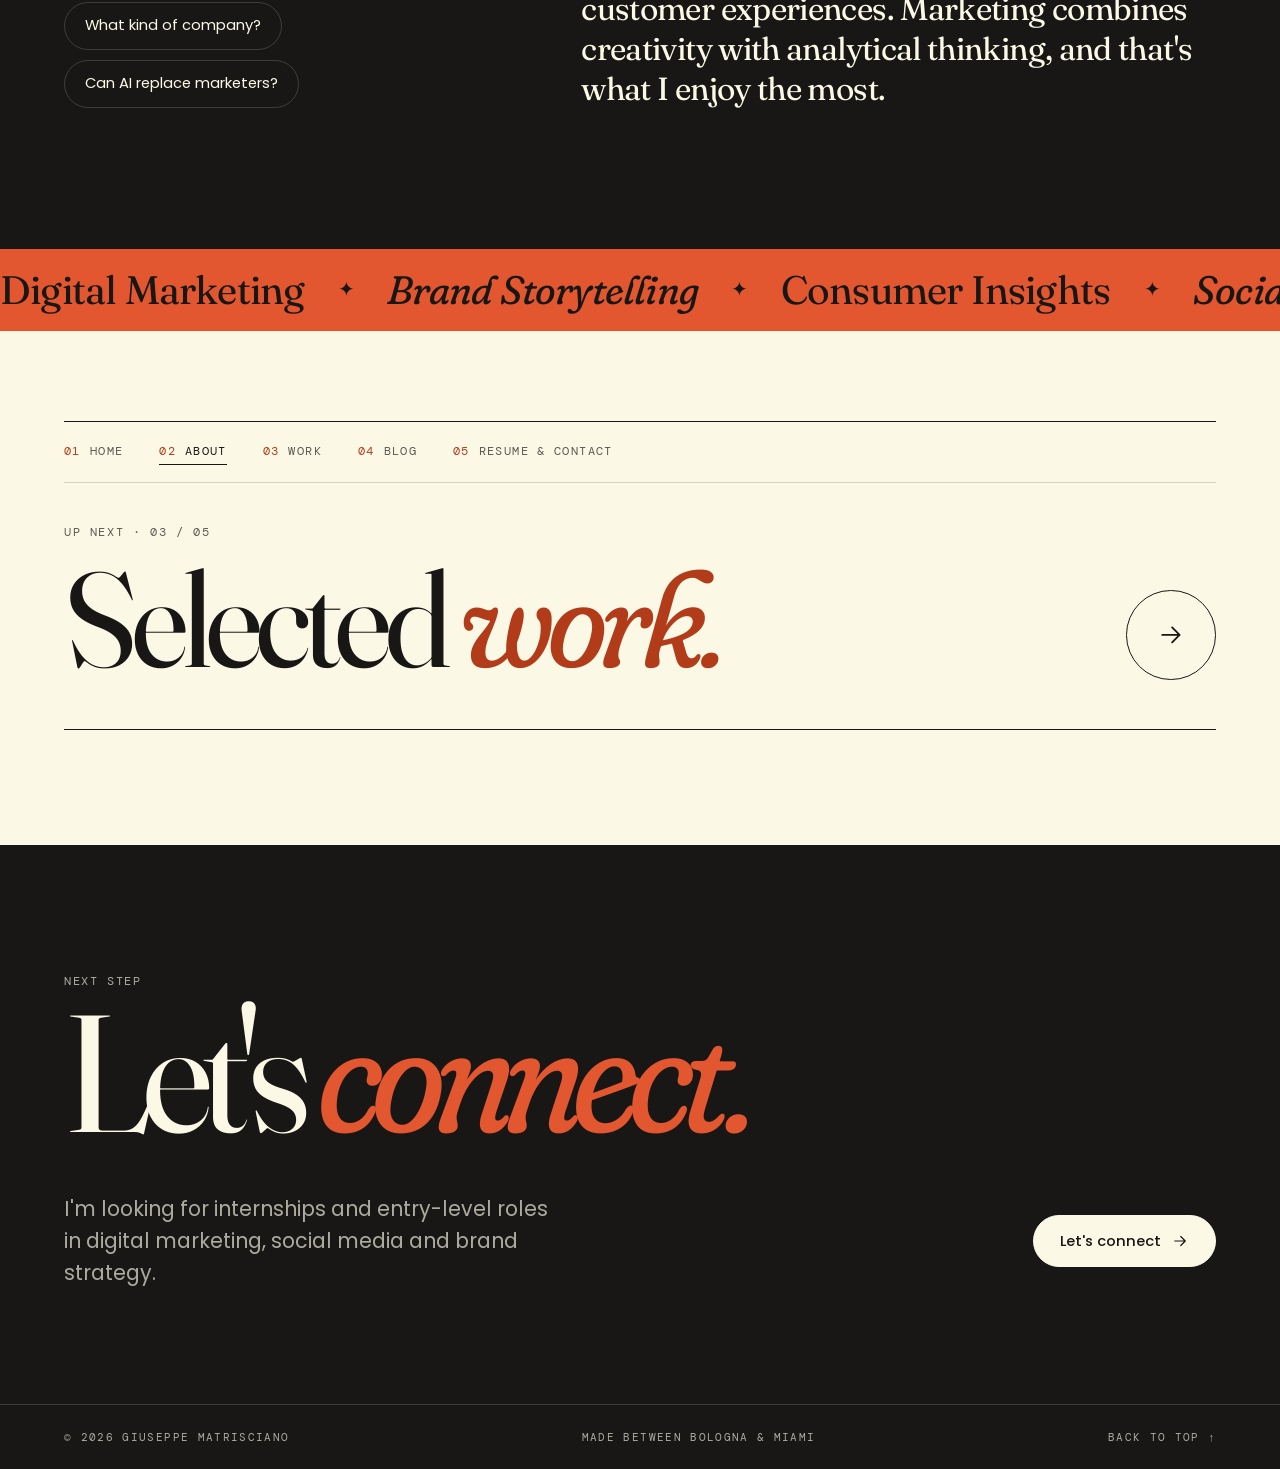
<file: about.html>
<!DOCTYPE html>
<html lang="en">
<head>
	<meta charset="utf-8">
	<!-- Enforce HTTPS is unavailable on GitHub Pages for now: send http visitors to https -->
	<script>if(location.protocol==="http:"&&location.hostname==="giuseppematrisciano.com")location.replace("https://giuseppematrisciano.com"+location.pathname+location.search+location.hash)</script>
	<title>About — Giuseppe Matrisciano</title>
	<meta name="viewport" content="width=device-width, initial-scale=1, viewport-fit=cover">
	<meta name="description" content="About Giuseppe Matrisciano: from Bologna to Miami in five years, three campuses, and a path from consumer economics to marketing.">
	<meta name="theme-color" content="#181716">
	<meta property="og:title" content="About — Giuseppe Matrisciano">
	<meta property="og:description" content="About Giuseppe Matrisciano: from Bologna to Miami in five years, three campuses, and a path from consumer economics to marketing.">
	<meta property="og:type" content="website">
	<meta property="og:url" content="https://giuseppematrisciano.com/about.html">
	<meta property="og:image" content="https://giuseppematrisciano.com/assets/img/giuseppe-matrisciano-share-card.jpg">
	<meta name="twitter:card" content="summary_large_image">
	<link rel="canonical" href="https://giuseppematrisciano.com/about.html">
	<link rel="icon" type="image/svg+xml" href="assets/img/favicon.svg">
	<link rel="apple-touch-icon" href="assets/img/giuseppe-matrisciano-app-icon.png">
	<link rel="preconnect" href="https://fonts.googleapis.com">
	<link rel="preconnect" href="https://fonts.gstatic.com" crossorigin>
	<link rel="stylesheet" href="https://fonts.googleapis.com/css2?family=DM+Mono:wght@400;500&family=Fraunces:ital,opsz,wght,SOFT,WONK@0,9..144,300..700,0..100,0..1;1,9..144,300..700,0..100,0..1&family=Poppins:wght@300;400;500;600&display=swap">
	<link rel="stylesheet" href="assets/css/style.css?v=41">
	<script>document.documentElement.classList.add("js");</script>
	<!-- Structured data for search engines -->
	<script type="application/ld+json">{"@context":"https://schema.org","@type":"ProfilePage","url":"https://giuseppematrisciano.com/about.html","name":"About — Giuseppe Matrisciano","description":"About Giuseppe Matrisciano: from Bologna to Miami in five years, three campuses, and a path from consumer economics to marketing.","inLanguage":"en","mainEntity":{"@type":"Person","@id":"https://giuseppematrisciano.com/#person","name":"Giuseppe Matrisciano","url":"https://giuseppematrisciano.com/","image":"https://giuseppematrisciano.com/assets/img/giuseppe-matrisciano-headshot.webp","sameAs":["https://www.linkedin.com/in/giuseppe-matrisciano/","https://www.instagram.com/chefbeps/"],"jobTitle":"M.S. in Marketing candidate","description":"Italian marketing graduate student at the University of Miami, passionate about digital storytelling, consumer insights, and connecting brands with people.","affiliation":{"@type":"CollegeOrUniversity","name":"University of Miami"},"alumniOf":[{"@type":"CollegeOrUniversity","name":"University of Georgia"},{"@type":"CollegeOrUniversity","name":"St. Petersburg College"}],"homeLocation":{"@type":"Place","address":{"@type":"PostalAddress","addressLocality":"Miami","addressRegion":"FL","addressCountry":"US"}},"knowsAbout":["Digital marketing","Brand storytelling","Consumer insights"],"knowsLanguage":["Italian","English"]}}</script>
</head>
<body>

	<a class="skip" href="#main">Skip to content</a>
	<div class="progress" aria-hidden="true"><i></i></div>
	<div class="cursor" aria-hidden="true"><span class="cursor-label"></span></div>

	<!-- Navigation -->
	<header class="nav" id="nav">
		<a class="mark" href="./" aria-label="Giuseppe Matrisciano, home"><span class="mark-gm" aria-hidden="true">GM</span><span class="mark-name">Giuseppe Matrisciano</span></a>
		<nav class="nav-links" aria-label="Pages">
			<a href="about.html" aria-current="page">About</a>
			<a href="work.html">Work</a>
			<a href="blog.html">Blog</a>
			<a href="resume.html">Resume</a>
			<a class="nav-cta" href="resume.html#contact">Let's connect</a>
		</nav>
		<button class="burger" type="button" aria-label="Open menu" aria-expanded="false" aria-controls="menu"><i></i><i></i></button>
	</header>

	<div class="menu" id="menu" hidden>
		<nav aria-label="Mobile pages">
			<a href="./"><span>01</span>Home</a>
			<a href="about.html" aria-current="page"><span>02</span>About</a>
			<a href="work.html"><span>03</span>Work</a>
			<a href="blog.html"><span>04</span>Blog</a>
			<a href="resume.html"><span>05</span>Resume &amp; contact</a>
		</nav>
		<p class="menu-foot">Bologna → Miami</p>
	</div>

	<main id="main">

		<!-- ============ ABOUT ============ -->
		<section class="about sec--cream page-top" id="top">
			<div class="wrap">
				<p class="eyebrow rv">(02) — About</p>
				<h1 class="display page-title rv">About <em>me.</em></h1>

				<div class="about-grid">
					<div class="about-copy rv">
						<p class="lead">Italian marketing graduate student at the University of Miami, passionate about digital storytelling, consumer insights, and connecting brands with people.</p>
						<p>I'm from Bologna, Italy, and I moved to the United States five years ago to continue my education. Moving to a new country taught me how to adapt to new situations, work hard, and stay open to learning from different people.</p>
						<p>At the University of Georgia I studied Consumer Economics and developed skills in data analysis, problem-solving, marketing and consumer behavior, alongside internships in banking and public administration. Now I'm building the creative side on top of that analytical base.</p>
						<p>What makes me different is my international background. I've lived and studied in both Italy and the United States, and it has made me a strong communicator, a quick learner, and someone who enjoys working with people from different backgrounds.</p>
					</div>
					<dl class="facts rv">
						<div><dt>From</dt><dd>Bologna, Italy</dd></div>
						<div><dt>Based in</dt><dd>Miami, Florida</dd></div>
						<div><dt>Now</dt><dd>M.S. in Marketing, <a href="https://www.mbs.miami.edu/graduate/find-and-compare-programs/marketing/index.html" target="_blank" rel="noopener">University of Miami Business School</a></dd></div>
						<div><dt>Languages</dt><dd>Italian · English</dd></div>
						<div><dt>Focus</dt><dd>Digital marketing · Brand strategy · Consumer insights</dd></div>
						<div><dt>Goal</dt><dd>Digital Marketing Manager at a global brand</dd></div>
					</dl>
				</div>

				<ul class="stats" aria-label="Key numbers">
					<li class="rv"><strong data-count="5">5</strong><span>years in the United States</span></li>
					<li class="rv"><strong data-count="3">3</strong><span>campuses: Clearwater, Athens, Miami</span></li>
					<li class="rv"><strong data-count="630">630</strong><span>survey responses analyzed in my consumer study</span></li>
					<li class="rv"><strong data-count="3.93" data-decimals="2">3.93</strong><span>major GPA in Consumer Economics</span></li>
					<li class="rv"><strong data-count="40" data-prefix="$" data-suffix="K">$40K</strong><span>merit scholarship, University of Miami</span></li>
				</ul>

				<div class="tone rv">
					<p class="eyebrow">Brand tone</p>
					<ul>
						<li><span>Approachable</span></li>
						<li><span>Curious</span></li>
						<li><span>Strategic</span></li>
					</ul>
					<p class="tone-note">And how a classmate described it back to me: <em>creative, international, strategic.</em></p>
				</div>
			</div>
		</section>

		<!-- ============ JOURNEY ============ -->
		<section class="journey sec--dark" id="story" aria-label="My story">
			<div class="journey-sticky">
				<div class="journey-track">

					<article class="panel panel--intro">
						<p class="eyebrow">The journey</p>
						<h2 class="display">From Bologna <br>to Miami, <em>in five years.</em></h2>
						<p class="panel-lede">There wasn't one single decision that brought me here. It was a combination of taking risks, adapting to new environments, discovering my interests, and always looking for the next opportunity.</p>
						<p class="panel-hint"><span class="hint-h">Keep scrolling</span><span class="hint-v">Scroll down</span><svg viewBox="0 0 24 24" aria-hidden="true"><path d="M5 12h14M13 6l6 6-6 6"/></svg></p>
					</article>

					<article class="panel" style="--acc:var(--rosso)" data-stop="0">
						<div class="panel-copy">
							<p class="panel-meta"><b>01</b><span>Until 2021</span><span>44.49° N 11.34° E</span><span class="panel-mark panel-mark--bo"><img src="assets/img/bologna-two-towers-mark.svg" width="162" height="334" decoding="async" alt="The two towers of Bologna"></span></p>
							<h3 class="panel-city">Bologna<small>Italy</small></h3>
							<p class="panel-title">Raised under the porticoes. Up at 3 a.m. for the bakery.</p>
							<p>I was born and raised in Bologna, in northern Italy. I think it's a very underrated city. At 19 I didn't get into the graphic and interior design program I had applied for, so I went to work with my dad at his bakery: awake at three every morning to make bread and pizza. It taught me a lot, including that it wasn't what I wanted to do for the rest of my life.</p>
							<p>In 2020 I spent six months as a full-time intern at Emil Banca. Then COVID kept Italy at home, and gave me time to think. I needed a big change: going back to school, this time in the United States.</p>
						</div>
						<div class="panel-visual">
							<button class="flip flip--hint-left" type="button" aria-pressed="false" aria-label="Bologna: flip between the illustration and the postcard" data-cursor="Flip">
								<span class="flip-inner">
									<span class="flip-face flip-front arch">
										<svg viewBox="0 0 300 400" class="art art-bologna" role="img" aria-label="Illustration of Bologna's two towers and porticoes">
											<rect width="300" height="400" class="art-bg"/>
											<circle cx="222" cy="92" r="34" class="art-sun"/>
											<path d="M96 40 h34 v250 h-34z" class="art-fill"/>
											<path d="M92 30 h42 v12 h-42z M100 18 h6v12h-6z M110 18 h6v12h-6z M120 18 h6v12h-6z" class="art-fill"/>
											<path d="M150 150 l30 -6 l12 146 h-34z" class="art-fill art-fill--2"/>
											<path d="M0 290 h300 v110 h-300z" class="art-ground"/>
											<g class="art-arches">
												<path d="M14 400 v-62 a28 28 0 0 1 56 0 v62z"/>
												<path d="M84 400 v-62 a28 28 0 0 1 56 0 v62z"/>
												<path d="M154 400 v-62 a28 28 0 0 1 56 0 v62z"/>
												<path d="M224 400 v-62 a28 28 0 0 1 56 0 v62z"/>
											</g>
										</svg>
									</span>
									<span class="flip-face flip-back arch postcard">
										<span class="postcard-top">Saluti da</span>
										<span class="postcard-city">Bologna</span>
										<span class="postcard-nick">la Dotta<br>la Grassa<br>la Rossa</span>
										<span class="postcard-note">the learned · the fat · the red</span>
									</span>
								</span>
								<span class="flip-hint" aria-hidden="true"><svg viewBox="0 0 24 24"><path d="M3 12a9 9 0 0 1 15.300-6.400L21 8"/><path d="M21 3v5h-5"/><path d="M21 12a9 9 0 0 1-15.300 6.400L3 16"/><path d="M3 21v-5h5"/></svg></span>
							</button>
							<p class="sticker sticker--clock"><b>03:00</b><span>bakery shift</span></p>
						</div>
					</article>

					<article class="panel" style="--acc:var(--gulf)" data-stop="1">
						<div class="panel-copy">
							<p class="panel-meta"><b>02</b><span>Aug 2021 — 2023</span><span>27.97° N 82.80° W</span><span class="panel-mark panel-mark--spc"><img src="assets/img/st-petersburg-college-logo-white.png" width="440" height="228" decoding="async" alt="St. Petersburg College logo"><span class="panel-mark-name">St. Petersburg College</span></span></p>
							<h3 class="panel-city">Clearwater<small>Florida</small></h3>
							<p class="panel-title">New country, new language, new education system.</p>
							<p>In August 2021 I moved from Italy to the United States. I left my family, my friends, and basically everything I knew. I barely spoke English, and I had to learn a completely different culture and school system.</p>
							<p>I started at St. Petersburg College in Clearwater, near Tampa, in the Intensive English Program. By November I was presenting in English, on artificial intelligence in cars. Two years later I had my Associate of Arts, summa cum laude, with straight A's. This is where I learned to be independent, adaptable, and comfortable with change.</p>
						</div>
						<div class="panel-visual">
							<button class="flip" type="button" aria-pressed="false" aria-label="Clearwater: flip between the illustration and the photo" data-cursor="Flip">
								<span class="flip-inner">
									<span class="flip-face flip-front arch">
										<svg viewBox="0 0 300 400" class="art art-gulf" role="img" aria-label="Illustration of a sailboat and the sun over the Gulf of Mexico">
											<rect width="300" height="400" class="art-bg"/>
											<circle cx="138" cy="186" r="72" class="art-sun"/>
											<path d="M0 232 h300 v168 h-300z" class="art-ground"/>
											<g class="art-fill">
												<path d="M214 228 v-64 l-30 64z"/>
												<path d="M220 228 v-48 l24 48z"/>
												<path d="M186 234 h64 l-10 16 h-44z"/>
											</g>
											<g class="art-waves">
												<path d="M-20 276 q20 -14 40 0 t40 0 t40 0 t40 0 t40 0 t40 0 t40 0 t40 0 t40 0"/>
												<path d="M-40 308 q20 -14 40 0 t40 0 t40 0 t40 0 t40 0 t40 0 t40 0 t40 0 t40 0"/>
												<path d="M-20 340 q20 -14 40 0 t40 0 t40 0 t40 0 t40 0 t40 0 t40 0 t40 0 t40 0"/>
												<path d="M-40 372 q20 -14 40 0 t40 0 t40 0 t40 0 t40 0 t40 0 t40 0 t40 0 t40 0"/>
											</g>
										</svg>
									</span>
									<span class="flip-face flip-back arch arch--top">
										<img src="assets/img/st-petersburg-college-graduation-smile-sm.webp" width="601" height="900" decoding="async" alt="Giuseppe smiling in a blue St. Petersburg College cap and gown with gold cords">
									</span>
								</span>
								<span class="flip-hint" aria-hidden="true"><svg viewBox="0 0 24 24"><path d="M3 12a9 9 0 0 1 15.300-6.400L21 8"/><path d="M21 3v5h-5"/><path d="M21 12a9 9 0 0 1-15.300 6.400L3 16"/><path d="M3 21v-5h5"/></svg></span>
							</button>
							<p class="sticker"><b>4.00</b><span>GPA · summa cum laude</span></p>
						</div>
					</article>

					<article class="panel" style="--acc:var(--dawg)" data-stop="2">
						<div class="panel-copy">
							<p class="panel-meta"><b>03</b><span>2024 — May 2026</span><span>33.95° N 83.36° W</span><span class="panel-mark panel-mark--uga"><img src="assets/img/university-of-georgia-mark.svg" width="114" height="164" decoding="async" alt="University of Georgia logo"><span class="panel-mark-name">University of Georgia</span></span></p>
							<h3 class="panel-city">Athens<small>Georgia</small></h3>
							<p class="panel-title">Through the Arch, and into consumer behavior.</p>
							<p>After community college I wanted to challenge myself again at a large American university, so I transferred to the University of Georgia. I earned a B.S. in Consumer Economics: the study of how people make decisions about money, products and services.</p>
							<p>Working with consumer data taught me that our assumptions about people are not always correct. And the Underdawgs Podcast showed me the other half: content, branding and community. Marketing turned out to be where both sides meet.</p>
						</div>
						<div class="panel-visual">
							<button class="flip" type="button" aria-pressed="false" aria-label="Athens: flip between the illustration and the photo" data-cursor="Flip">
								<span class="flip-inner">
									<span class="flip-face flip-front arch">
										<svg viewBox="0 0 300 400" class="art art-athens" role="img" aria-label="Illustration of the University of Georgia Arch">
											<rect width="300" height="400" class="art-bg"/>
											<circle cx="232" cy="92" r="30" class="art-sun"/>
											<g class="art-lamps">
												<path d="M42 320 v-112"/>
												<path d="M258 320 v-112"/>
											</g>
											<circle cx="42" cy="196" r="13" class="art-fill"/>
											<circle cx="258" cy="196" r="13" class="art-fill"/>
											<path d="M0 320 h300 v80 h-300z" class="art-ground"/>
											<path d="M30 320 h240 v16 h-240z" class="art-fill--2"/>
											<path d="M12 336 h276 v16 h-276z" class="art-fill"/>
											<g class="art-fill">
												<path d="M82 200 a68 68 0 0 1 136 0 h-15 a53 53 0 0 0 -106 0z"/>
												<rect x="76" y="198" width="148" height="13"/>
												<rect x="88" y="211" width="17" height="100"/>
												<rect x="141.500" y="211" width="17" height="100"/>
												<rect x="195" y="211" width="17" height="100"/>
											</g>
											<g class="art-fill--2">
												<rect x="82" y="308" width="29" height="12"/>
												<rect x="135.500" y="308" width="29" height="12"/>
												<rect x="189" y="308" width="29" height="12"/>
											</g>
										</svg>
									</span>
									<span class="flip-face flip-back arch">
										<img src="assets/img/uga-graduation-arch-sm.webp" width="600" height="900" decoding="async" alt="Giuseppe in a suit and red University of Georgia stole, leaning by the UGA Arch">
									</span>
								</span>
								<span class="flip-hint" aria-hidden="true"><svg viewBox="0 0 24 24"><path d="M3 12a9 9 0 0 1 15.300-6.400L21 8"/><path d="M21 3v5h-5"/><path d="M21 12a9 9 0 0 1-15.300 6.400L3 16"/><path d="M3 21v-5h5"/></svg></span>
							</button>
							<p class="sticker"><b>Dean's List</b><span>Fall 2025 · UGA</span></p>
						</div>
					</article>

					<article class="panel" style="--acc:var(--cane)" data-stop="3">
						<div class="panel-copy">
							<p class="panel-meta"><b>04</b><span>Aug 2026 — now</span><span>25.72° N 80.28° W</span><span class="panel-mark panel-mark--um"><img src="assets/img/university-of-miami-logo.png" width="608" height="376" decoding="async" alt="University of Miami logo"><span class="panel-mark-name">University of Miami</span></span></p>
							<h3 class="panel-city">Miami<small>Florida</small></h3>
							<p class="panel-title">Welcome to the U.</p>
							<p>Being accepted into the M.S. in Marketing at the University of Miami brought together everything I had worked toward since moving to the United States. I'm part of the program's inaugural cohort, 25 students from 17 schools and 15 majors, on a merit scholarship from the University of Miami Business School.</p>
							<p>My focus is Digital Innovation &amp; Market Development: digital marketing, consumer insights, artificial intelligence and marketing strategy, with real companies in the classroom.</p>
						</div>
						<div class="panel-visual">
							<button class="flip" type="button" aria-pressed="false" aria-label="Miami: flip between the illustration and the photo" data-cursor="Flip">
								<span class="flip-inner">
									<span class="flip-face flip-front arch">
										<svg viewBox="0 0 300 400" class="art art-miami" role="img" aria-label="Illustration of the Miami skyline with a palm tree at sunset">
											<rect width="300" height="400" class="art-bg"/>
											<circle cx="200" cy="170" r="64" class="art-sun"/>
											<g class="art-fill--2">
												<rect x="126" y="250" width="20" height="52"/>
												<rect x="278" y="254" width="22" height="48"/>
											</g>
											<g class="art-fill">
												<rect x="150" y="214" width="26" height="88"/>
												<rect x="182" y="180" width="30" height="122"/>
												<rect x="191" y="162" width="12" height="18"/>
												<rect x="218" y="234" width="24" height="68"/>
												<rect x="248" y="200" width="26" height="102"/>
											</g>
											<path d="M0 302 h300 v98 h-300z" class="art-ground"/>
											<g class="art-waves">
												<path d="M-20 334 q20 -14 40 0 t40 0 t40 0 t40 0 t40 0 t40 0 t40 0 t40 0 t40 0"/>
												<path d="M-40 368 q20 -14 40 0 t40 0 t40 0 t40 0 t40 0 t40 0 t40 0 t40 0 t40 0"/>
											</g>
											<path d="M56 400 C 60 344 68 292 92 238" class="art-trunk"/>
											<g class="art-fronds">
												<path d="M92 238 Q 56 214 16 238"/>
												<path d="M92 238 Q 60 188 26 178"/>
												<path d="M92 238 Q 88 180 62 150"/>
												<path d="M92 238 Q 112 182 142 162"/>
												<path d="M92 238 Q 134 206 166 218"/>
												<path d="M92 238 Q 128 236 148 262"/>
											</g>
										</svg>
									</span>
									<span class="flip-face flip-back arch">
										<img src="assets/img/university-of-miami-team-portrait-sm.webp" width="900" height="1200" decoding="async" alt="Giuseppe and three teammates in suits in front of their Daily Crunch presentation slide at the University of Miami">
									</span>
								</span>
								<span class="flip-hint" aria-hidden="true"><svg viewBox="0 0 24 24"><path d="M3 12a9 9 0 0 1 15.300-6.400L21 8"/><path d="M21 3v5h-5"/><path d="M21 12a9 9 0 0 1-15.300 6.400L3 16"/><path d="M3 21v-5h5"/></svg></span>
							</button>
							<p class="sticker"><b>$40,000</b><span>merit scholarship</span></p>
						</div>
					</article>

					<article class="panel panel--next" style="--acc:var(--cream)" data-stop="4">
						<div class="panel-copy">
							<p class="panel-meta"><b>05</b><span>Next</span><span>Anywhere</span></p>
							<h3 class="panel-city panel-city--next">Digital Marketing <em>Manager.</em></h3>
							<p class="panel-title">For a global company, ideally in tech or luxury.</p>
							<p>In five years I see myself developing and managing digital marketing campaigns, working between creative and analytics teams, and using consumer insights and data to make better marketing decisions.</p>
							<a class="btn btn--solid" href="resume.html#contact" data-magnetic><span>Let's make it happen</span><svg viewBox="0 0 24 24" aria-hidden="true"><path d="M5 12h14M13 6l6 6-6 6"/></svg></a>
						</div>
					</article>

				</div>

				<div class="route" aria-hidden="true">
					<div class="route-line"><i></i></div>
					<ol>
						<li data-i="0"><b>BLQ</b><span>Bologna</span></li>
						<li data-i="1"><b>CLW</b><span>Clearwater</span></li>
						<li data-i="2"><b>ATH</b><span>Athens</span></li>
						<li data-i="3"><b>MIA</b><span>Miami</span></li>
						<li data-i="4"><b>→</b><span>Next</span></li>
					</ol>
				</div>
			</div>
		</section>

		<!-- ============ MOMENTS ============ -->
		<section class="moments sec--cream" id="moments">
			<div class="wrap">
				<header class="sec-head sec-head--row">
					<div>
						<p class="eyebrow rv">Moments</p>
						<h2 class="display rv">Caps, gowns <em>&amp; ’Canes.</em></h2>
					</div>
					<div class="filters rv" role="group" aria-label="Filter photos">
						<button type="button" class="is-active" data-filter="all" aria-pressed="true">All</button>
						<button type="button" data-filter="clearwater" aria-pressed="false">Clearwater</button>
						<button type="button" data-filter="athens" aria-pressed="false">Athens</button>
						<button type="button" data-filter="miami" aria-pressed="false">Miami</button>
					</div>
				</header>

				<div class="gallery" id="gallery">
					<button class="shot" type="button" data-set="athens" data-full="assets/img/uga-graduation-chapel-bell.webp" data-cap="Ringing the Chapel Bell · University of Georgia" data-cursor="View"><img src="assets/img/uga-graduation-chapel-bell-sm.webp" width="600" height="900" loading="lazy" decoding="async" alt="Giuseppe in cap and gown ringing the Chapel Bell at the University of Georgia"><span>Ringing the Chapel Bell</span></button>
					<button class="shot" type="button" data-set="miami" data-full="assets/img/university-of-miami-sebastian-the-ibis.webp" data-cap="With Sebastian the Ibis · Alumni Networking Social, Miami Business School" data-cursor="View"><img src="assets/img/university-of-miami-sebastian-the-ibis-sm.webp" width="675" height="900" loading="lazy" decoding="async" alt="Giuseppe in a dark blazer smiling next to Sebastian the Ibis, the University of Miami mascot"><span>With Sebastian the Ibis</span></button>
					<button class="shot" type="button" data-set="miami" data-full="assets/img/university-of-miami-ms-marketing-cohort.webp" data-cap="Inaugural M.S. in Marketing cohort · Photo: University of Miami Business School" data-cursor="View"><img src="assets/img/university-of-miami-ms-marketing-cohort-sm.webp" width="900" height="529" loading="lazy" decoding="async" alt="The inaugural M.S. in Marketing cohort standing in a classroom at Miami Business School"><span>The inaugural cohort</span></button>
					<button class="shot" type="button" data-set="clearwater" data-full="assets/img/st-petersburg-college-ai-in-cars-presentation.webp" data-cap="Presenting &ldquo;Artificial Intelligence in Cars&rdquo; in the Intensive English Program, November 2021 · Photo: SPC International Language Institute" data-cursor="View"><img src="assets/img/st-petersburg-college-ai-in-cars-presentation-sm.webp" width="900" height="570" loading="lazy" decoding="async" alt="Giuseppe presenting in a classroom next to a slide titled Artificial Intelligence in Cars with his name on it"><span>AI in Cars, 2021</span></button>
					<button class="shot" type="button" data-set="clearwater" data-full="assets/img/st-petersburg-college-diploma-ceremony.webp" data-cap="Associate of Arts, summa cum laude · St. Petersburg College" data-cursor="View"><img src="assets/img/st-petersburg-college-diploma-ceremony-sm.webp" width="601" height="900" loading="lazy" decoding="async" alt="Giuseppe in a blue cap and gown holding his St. Petersburg College diploma beside a college official in academic regalia"><span>Associate of Arts</span></button>
					<button class="shot" type="button" data-set="athens" data-full="assets/img/uga-graduation-sanford-stadium-jump.webp" data-cap="Sanford Stadium · Athens, GA" data-cursor="View"><img src="assets/img/uga-graduation-sanford-stadium-jump-sm.webp" width="600" height="900" loading="lazy" decoding="async" alt="Giuseppe jumping in his graduation gown and throwing his cap at Sanford Stadium"><span>Class of 2026</span></button>
					<button class="shot" type="button" data-set="athens" data-full="assets/img/uga-graduation-arch.webp" data-cap="The Arch · University of Georgia" data-cursor="View"><img src="assets/img/uga-graduation-arch-sm.webp" width="600" height="900" loading="lazy" decoding="async" alt="Giuseppe smiling beside the UGA Arch wearing a red graduation stole"><span>The Arch</span></button>
					<button class="shot" type="button" data-set="athens" data-full="assets/img/uga-hairy-dawg-sanford-stadium.webp" data-cap="With Hairy Dawg at Sanford Stadium · Athens, GA" data-cursor="View"><img src="assets/img/uga-hairy-dawg-sanford-stadium-sm.webp" width="675" height="900" loading="lazy" decoding="async" alt="Giuseppe in a Georgia cap smiling next to Hairy Dawg, the University of Georgia mascot, on the field at Sanford Stadium"><span>With Hairy Dawg</span></button>
					<button class="shot" type="button" data-set="miami" data-full="assets/img/university-of-miami-crooked-pop-team.webp" data-cap="Crooked Pop × MKT 657 · With classmates and our guest from the brand" data-cursor="View"><img src="assets/img/university-of-miami-crooked-pop-team-sm.webp" width="900" height="506" loading="lazy" decoding="async" alt="Giuseppe and four classmates holding Crooked Pop cans next to the guest speaker from the brand"><span>Crooked Pop, in hand</span></button>
					<button class="shot" type="button" data-set="miami" data-full="assets/img/university-of-miami-marketing-advisory-council.webp" data-cap="Marketing Advisory Council networking event · Photo: University of Miami Marketing Department" data-cursor="View"><img src="assets/img/university-of-miami-marketing-advisory-council-sm.webp" width="900" height="675" loading="lazy" decoding="async" alt="M.S. in Marketing students with Marketing Advisory Council members"><span>Marketing Advisory Council night</span></button>
					<button class="shot" type="button" data-set="athens" data-full="assets/img/uga-facs-convocation-stage.webp" data-cap="FACS Convocation · College of Family and Consumer Sciences" data-cursor="View"><img src="assets/img/uga-facs-convocation-stage-sm.webp" width="601" height="900" loading="lazy" decoding="async" alt="Giuseppe in cap and gown in front of a University of Georgia College of Family and Consumer Sciences banner"><span>Convocation</span></button>
					<button class="shot" type="button" data-set="athens" data-full="assets/img/uga-graduation-north-campus-fountain.webp" data-cap="North Campus · Athens, GA" data-cursor="View"><img src="assets/img/uga-graduation-north-campus-fountain-sm.webp" width="600" height="900" loading="lazy" decoding="async" alt="Giuseppe standing in front of a fountain on the UGA campus"><span>North Campus</span></button>
					<button class="shot" type="button" data-set="miami" data-full="assets/img/university-of-miami-daily-crunch-team.webp" data-cap="Daily Crunch case analysis · MKT 695 Topics in Marketing, September 2026" data-cursor="View"><img src="assets/img/university-of-miami-daily-crunch-team-sm.webp" width="900" height="675" loading="lazy" decoding="async" alt="Giuseppe and three teammates in suits standing in front of the title slide of their Daily Crunch case analysis"><span>Daily Crunch, the team</span></button>
					<button class="shot" type="button" data-set="miami" data-full="assets/img/university-of-miami-alumni-networking-group.webp" data-cap="Alumni Networking Social · Miami Business School" data-cursor="View"><img src="assets/img/university-of-miami-alumni-networking-group-sm.webp" width="675" height="900" loading="lazy" decoding="async" alt="Giuseppe with classmates at the Miami Business School Alumni Networking Social"><span>Alumni Networking Social</span></button>
					<button class="shot" type="button" data-set="clearwater" data-full="assets/img/st-petersburg-college-greek-festival.webp" data-cap="International Language Institute students and instructors at the International Greek Festival, November 2021 · Photo: SPC International Language Institute" data-cursor="View"><img src="assets/img/st-petersburg-college-greek-festival-sm.webp" width="900" height="589" loading="lazy" decoding="async" alt="Students and instructors of the International Language Institute in blue SPC T-shirts posing under oak trees"><span>ILI at the Greek Festival</span></button>
					<button class="shot" type="button" data-set="clearwater" data-full="assets/img/st-petersburg-college-graduation-diploma.webp" data-cap="Graduation day · St. Petersburg College" data-cursor="View"><img src="assets/img/st-petersburg-college-graduation-diploma-sm.webp" width="675" height="900" loading="lazy" decoding="async" alt="Giuseppe in a blue cap and gown holding his St. Petersburg College diploma cover outside the ceremony venue, with palm trees behind him"><span>Diploma in hand</span></button>
					<button class="shot" type="button" data-set="clearwater" data-full="assets/img/st-petersburg-college-graduation-smile.webp" data-cap="Commencement · St. Petersburg College" data-cursor="View"><img src="assets/img/st-petersburg-college-graduation-smile-sm.webp" width="601" height="900" loading="lazy" decoding="async" alt="Giuseppe smiling in a blue St. Petersburg College cap and gown with gold cords"><span>First American diploma</span></button>
					<button class="shot" type="button" data-set="athens" data-full="assets/img/uga-graduation-sanford-stadium-cap.webp" data-cap="Sanford Stadium · Athens, GA" data-cursor="View"><img src="assets/img/uga-graduation-sanford-stadium-cap-sm.webp" width="600" height="900" loading="lazy" decoding="async" alt="Giuseppe raising his graduation cap in the stands of Sanford Stadium"><span>Between the hedges</span></button>
					<button class="shot" type="button" data-set="miami" data-full="assets/img/university-of-miami-crooked-pop-class.webp" data-cap="Crooked Pop kickoff, MKT 657 · Photo: Amy Agramonte / University of Miami" data-cursor="View"><img src="assets/img/university-of-miami-crooked-pop-class-sm.webp" width="900" height="465" loading="lazy" decoding="async" alt="The Digital Marketing class making the U hand sign with a guest speaker from Crooked Pop"><span>Throwing up the U</span></button>
					<button class="shot" type="button" data-set="athens" data-full="assets/img/uga-graduation-holmes-hunter-columns.webp" data-cap="Holmes-Hunter Academic Building · University of Georgia" data-cursor="View"><img src="assets/img/uga-graduation-holmes-hunter-columns-sm.webp" width="600" height="900" loading="lazy" decoding="async" alt="Giuseppe laughing in his gown on the steps between white columns"><span>Holmes-Hunter</span></button>
					<button class="shot" type="button" data-set="athens" data-full="assets/img/uga-convocation-handshake.webp" data-cap="FACS Convocation · University of Georgia" data-cursor="View"><img src="assets/img/uga-convocation-handshake-sm.webp" width="601" height="900" loading="lazy" decoding="async" alt="Giuseppe in cap and gown shaking hands with a faculty member in academic regalia"><span>The handshake</span></button>
					<button class="shot" type="button" data-set="miami" data-full="assets/img/university-of-miami-alumni-networking.webp" data-cap="Alumni Networking Social · Photo: Unanue Graduate Career Advancement Center" data-cursor="View"><img src="assets/img/university-of-miami-alumni-networking-sm.webp" width="900" height="599" loading="lazy" decoding="async" alt="Students and alumni networking on the Finker-Frenkel Family Promenade"><span>Once a ’Cane</span></button>
					<button class="shot" type="button" data-set="clearwater" data-full="assets/img/st-petersburg-college-intensive-english-fall-2021.webp" data-cap="Fall Semester 2021, Intensive English Program · Photo: SPC International Language Institute" data-cursor="View"><img src="assets/img/st-petersburg-college-intensive-english-fall-2021-sm.webp" width="900" height="675" loading="lazy" decoding="async" alt="A group of international students wearing face masks standing together in a campus lounge"><span>Fall 2021: the start</span></button>
					<button class="shot" type="button" data-set="clearwater" data-full="assets/img/st-petersburg-college-graduation-portrait.webp" data-cap="St. Petersburg College · Clearwater, FL" data-cursor="View"><img src="assets/img/st-petersburg-college-graduation-portrait-sm.webp" width="601" height="900" loading="lazy" decoding="async" alt="Portrait of Giuseppe in a blue cap and gown with gold cords"><span>St. Petersburg College</span></button>
					<button class="shot" type="button" data-set="athens" data-full="assets/img/uga-graduation-sanford-stadium-suit.webp" data-cap="Sanford Stadium · University of Georgia" data-cursor="View"><img src="assets/img/uga-graduation-sanford-stadium-suit-sm.webp" width="600" height="900" loading="lazy" decoding="async" alt="Giuseppe in a navy suit and red stole outside Sanford Stadium"><span>Sanford Stadium</span></button>
					<button class="shot" type="button" data-set="athens" data-full="assets/img/uga-graduation-portrait.webp" data-cap="B.S. in Consumer Economics · University of Georgia" data-cursor="View"><img src="assets/img/uga-graduation-portrait-sm.webp" width="600" height="900" loading="lazy" decoding="async" alt="Close portrait of Giuseppe in his graduation gown and red stole"><span>B.S., Consumer Economics</span></button>
					<button class="shot" type="button" data-set="miami" data-full="assets/img/university-of-miami-before-presentation.webp" data-cap="Minutes before a presentation · University of Miami" data-cursor="View"><img src="assets/img/university-of-miami-before-presentation-sm.webp" width="900" height="675" loading="lazy" decoding="async" alt="Selfie of Giuseppe in a suit and tie with teammates getting ready behind him"><span>Before the pitch</span></button>
					<button class="shot" type="button" data-set="miami" data-full="assets/img/university-of-miami-classmates-faculty.webp" data-cap="With classmates and faculty" data-cursor="View"><img src="assets/img/university-of-miami-classmates-faculty-sm.webp" width="900" height="675" loading="lazy" decoding="async" alt="A group of classmates and a professor posing in a classroom"><span>Classmates</span></button>
					<button class="shot" type="button" data-set="athens" data-full="assets/img/uga-graduation-campus-road.webp" data-cap="Athens, GA" data-cursor="View"><img src="assets/img/uga-graduation-campus-road-sm.webp" width="600" height="900" loading="lazy" decoding="async" alt="Giuseppe standing in the middle of an empty campus road in his gown"><span>Athens, GA</span></button>
					<button class="shot" type="button" data-set="athens" data-full="assets/img/uga-graduation-north-campus-lamppost.webp" data-cap="North Campus · University of Georgia" data-cursor="View"><img src="assets/img/uga-graduation-north-campus-lamppost-sm.webp" width="600" height="900" loading="lazy" decoding="async" alt="Giuseppe leaning on a lamppost holding his graduation cap"><span>North Campus</span></button>
				</div>
			</div>
		</section>

		<!-- ============ POINT OF VIEW ============ -->
		<section class="pov sec--dark" id="pov">
			<div class="wrap">
				<header class="sec-head">
					<p class="eyebrow rv">Point of view</p>
					<h2 class="display rv">AI will transform marketing. <em>It won't replace marketers.</em></h2>
					<p class="sec-lede rv">A thread that started early: in November 2021, three months after landing in Florida, my class presentation in the Intensive English Program was on artificial intelligence in cars.</p>
				</header>

				<div class="pov-grid">
					<article class="rv"><span class="pov-n">i.</span><h3>Speed</h3><p>AI can analyze large amounts of data much faster than people can. Companies spot trends sooner and respond more quickly to changes in consumer behavior.</p></article>
					<article class="rv"><span class="pov-n">ii.</span><h3>Personalization</h3><p>Instead of the same campaign for everyone, brands can understand each customer's interests and deliver more relevant content and better experiences.</p></article>
					<article class="rv"><span class="pov-n">iii.</span><h3>People</h3><p>Marketing is not just about data. Creativity, communication and understanding human emotions are still what build strong relationships with customers.</p></article>
				</div>

				<blockquote class="pull pull--center rv">
					<p>The best results will come from combining AI with human creativity.</p>
				</blockquote>

				<p class="more-row more-row--center rv"><a class="textlink" href="blog-ai-will-not-replace-marketers.html">Read the blog post</a></p>

				<div class="qa rv" id="qa">
					<div class="qa-head">
						<p class="eyebrow">Ask me anything</p>
						<p class="qa-sub">Pick a question. The answers are mine.</p>
					</div>
					<div class="qa-body">
						<div class="qa-list" role="tablist" aria-label="Questions">
							<button type="button" role="tab" aria-selected="true" aria-controls="qa-answer" id="q0" data-q="0">Why marketing?</button>
							<button type="button" role="tab" aria-selected="false" aria-controls="qa-answer" id="q1" data-q="1" tabindex="-1">Why Consumer Economics?</button>
							<button type="button" role="tab" aria-selected="false" aria-controls="qa-answer" id="q2" data-q="2" tabindex="-1">What brought you to the U.S.?</button>
							<button type="button" role="tab" aria-selected="false" aria-controls="qa-answer" id="q3" data-q="3" tabindex="-1">Why the University of Miami?</button>
							<button type="button" role="tab" aria-selected="false" aria-controls="qa-answer" id="q4" data-q="4" tabindex="-1">Where are you in five years?</button>
							<button type="button" role="tab" aria-selected="false" aria-controls="qa-answer" id="q5" data-q="5" tabindex="-1">What kind of company?</button>
							<button type="button" role="tab" aria-selected="false" aria-controls="qa-answer" id="q6" data-q="6" tabindex="-1">Can AI replace marketers?</button>
						</div>
						<div class="qa-answer" id="qa-answer" role="tabpanel" aria-labelledby="q0" tabindex="0">
							<p class="qa-text">I enjoy understanding why people buy certain products, and how companies can use that information to improve their products, strengthen their brands and create better customer experiences. Marketing combines creativity with analytical thinking, and that's what I enjoy the most.</p>
						</div>
					</div>
				</div>
			</div>
		</section>

		<!-- Marquee -->
		<div class="marquee" aria-hidden="true">
			<div class="marquee-track">
				<span>Digital Marketing</span><b>✦</b><span><em>Brand Storytelling</em></span><b>✦</b><span>Consumer Insights</span><b>✦</b><span><em>Social-first Content</em></span><b>✦</b><span>Brand Strategy</span><b>✦</b><span><em>Bologna → Miami</em></span><b>✦</b>
				<span>Digital Marketing</span><b>✦</b><span><em>Brand Storytelling</em></span><b>✦</b><span>Consumer Insights</span><b>✦</b><span><em>Social-first Content</em></span><b>✦</b><span>Brand Strategy</span><b>✦</b><span><em>Bologna → Miami</em></span><b>✦</b>
			</div>
		</div>

		<!-- ============ NEXT PAGE ============ -->
		<nav class="pager sec--cream" aria-label="Continue through the site">
			<div class="wrap">
				<ol class="pager-steps rv">
					<li><a href="./"><span>01</span>Home</a></li>
					<li><a href="about.html" aria-current="page"><span>02</span>About</a></li>
					<li><a href="work.html"><span>03</span>Work</a></li>
					<li><a href="blog.html"><span>04</span>Blog</a></li>
					<li><a href="resume.html"><span>05</span>Resume &amp; contact</a></li>
				</ol>
				<a class="pager-next rv" href="work.html" rel="next" data-cursor="Next">
					<span class="eyebrow">Up next · 03 / 05</span>
					<span class="pager-title">Selected <em>work.</em></span>
					<span class="pager-go" aria-hidden="true"><svg viewBox="0 0 24 24"><path d="M5 12h14M13 6l6 6-6 6"/></svg></span>
				</a>
			</div>
		</nav>

		<!-- ============ NEXT STEP ============ -->
		<section class="cta-band sec--dark" aria-labelledby="cta-t">
			<div class="wrap">
				<p class="eyebrow rv">Next step</p>
				<h2 class="contact-title rv" id="cta-t">Let's <em>connect.</em></h2>
				<div class="cta-band-row rv">
					<p class="lead">I'm looking for internships and entry-level roles in digital marketing, social media and brand strategy.</p>
					<a class="btn btn--solid" href="resume.html#contact" data-magnetic><span>Let's connect</span><svg viewBox="0 0 24 24" aria-hidden="true"><path d="M5 12h14M13 6l6 6-6 6"/></svg></a>
				</div>
			</div>

			<footer class="foot">
				<div class="wrap foot-inner">
					<p>© <span id="year">2026</span> Giuseppe Matrisciano</p>
					<p class="foot-made">
						<svg class="ico" viewBox="1 2 14 21" aria-hidden="true"><path d="M2.75 22h10.5"/><path d="M4.1 22L2.95 14.4Q2.82 13.55 3.67 13.42L5.45 13.15Q6.3 13.02 6.43 13.87L7.6 22"/><path d="M8.9 22l.35-14.9"/><path d="M12.1 22l-.35-14.9"/><rect x="8.5" y="5.5" width="4" height="1.6" rx=".55"/><path d="M9.7 5.5V4.8a.8.8 0 0 1 1.6 0v.7"/><path d="M10.5 4V3.3"/></svg>
						<span>Made between Bologna &amp; Miami</span>
						<svg class="ico" viewBox="1 2 14 21" aria-hidden="true"><path d="M3.5 22h9"/><path d="M7.4 22c-.4-3.6.2-7.6 1.8-11.4"/><path d="M9.2 10.6C7.8 8.6 4.6 8.4 2.6 11.4"/><path d="M9.2 10.6C8.8 7.8 6 4.8 3.6 6"/><path d="M9.2 10.6C9.6 7.8 11.4 4.6 13.8 5.6"/><path d="M9.2 10.6C10.6 8.6 13.2 8.8 14.2 11.8"/></svg>
					</p>
					<a href="#top">Back to top ↑</a>
				</div>
			</footer>
		</section>

	</main>

	<!-- Lightbox -->
	<div class="lightbox" id="lightbox" role="dialog" aria-modal="true" aria-label="Photo viewer" hidden>
		<button class="lb-close" type="button" aria-label="Close viewer"><svg viewBox="0 0 24 24" aria-hidden="true"><path d="M6 6l12 12M18 6L6 18"/></svg></button>
		<button class="lb-nav lb-prev" type="button" aria-label="Previous photo"><svg viewBox="0 0 24 24" aria-hidden="true"><path d="M19 12H5M11 6l-6 6 6 6"/></svg></button>
		<figure><img alt=""><figcaption></figcaption></figure>
		<button class="lb-nav lb-next" type="button" aria-label="Next photo"><svg viewBox="0 0 24 24" aria-hidden="true"><path d="M5 12h14M13 6l6 6-6 6"/></svg></button>
		<p class="lb-count" aria-hidden="true"></p>
	</div>

	<div class="toast" id="toast" role="status" aria-live="polite"></div>

	<script src="assets/js/main.js?v=14" defer></script>
</body>
</html>
</file>
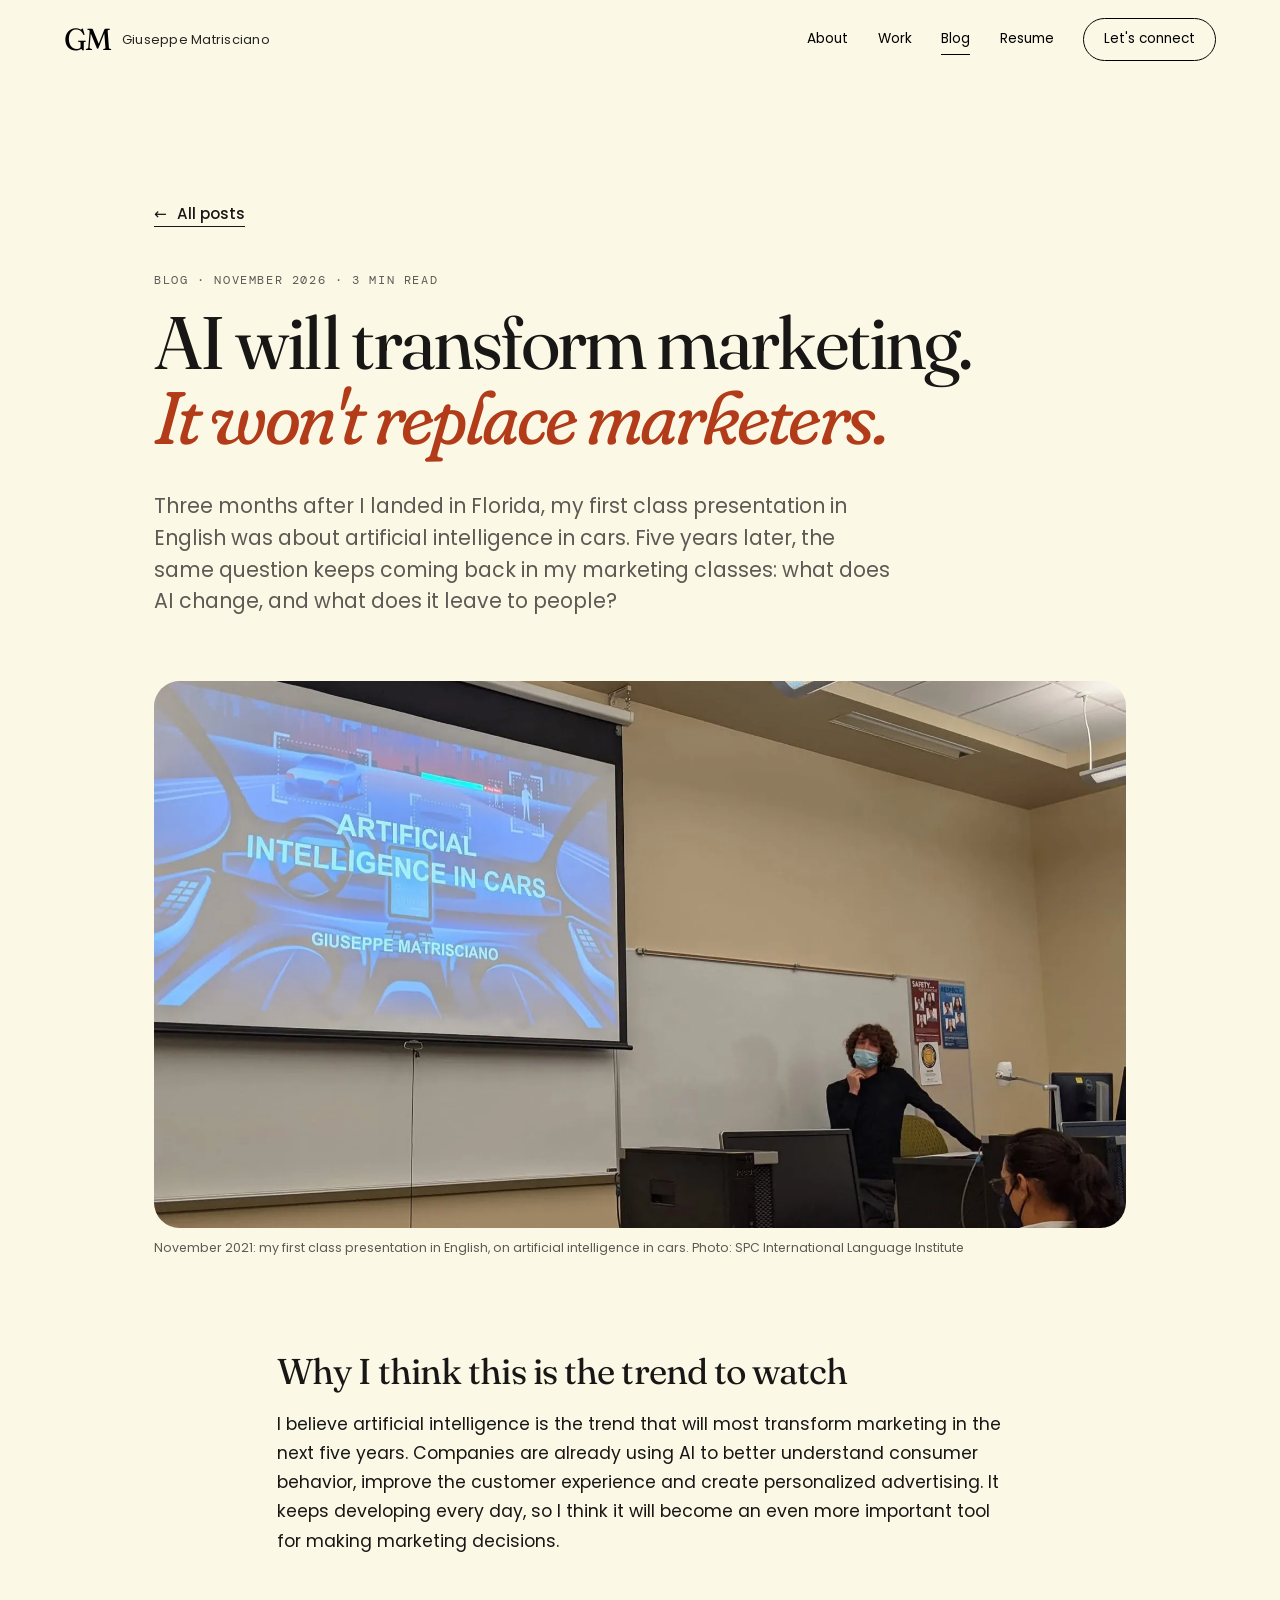
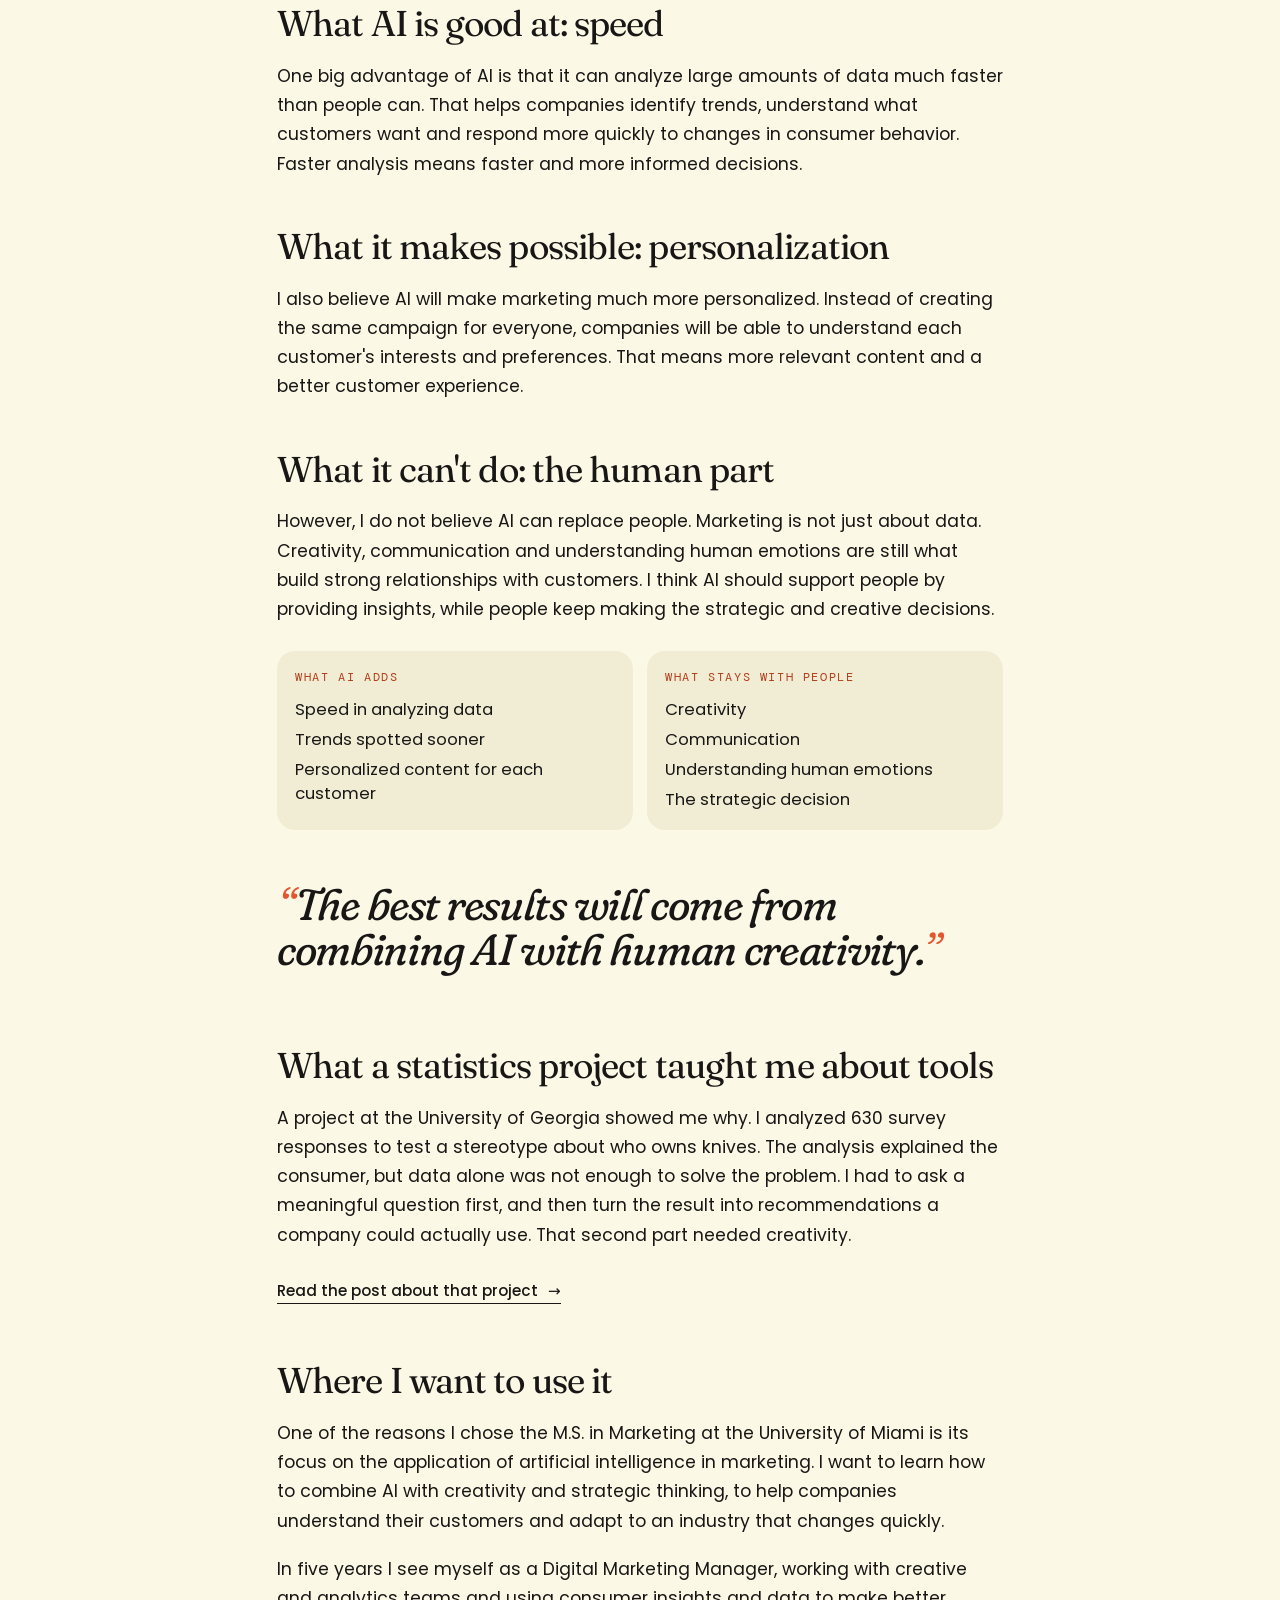
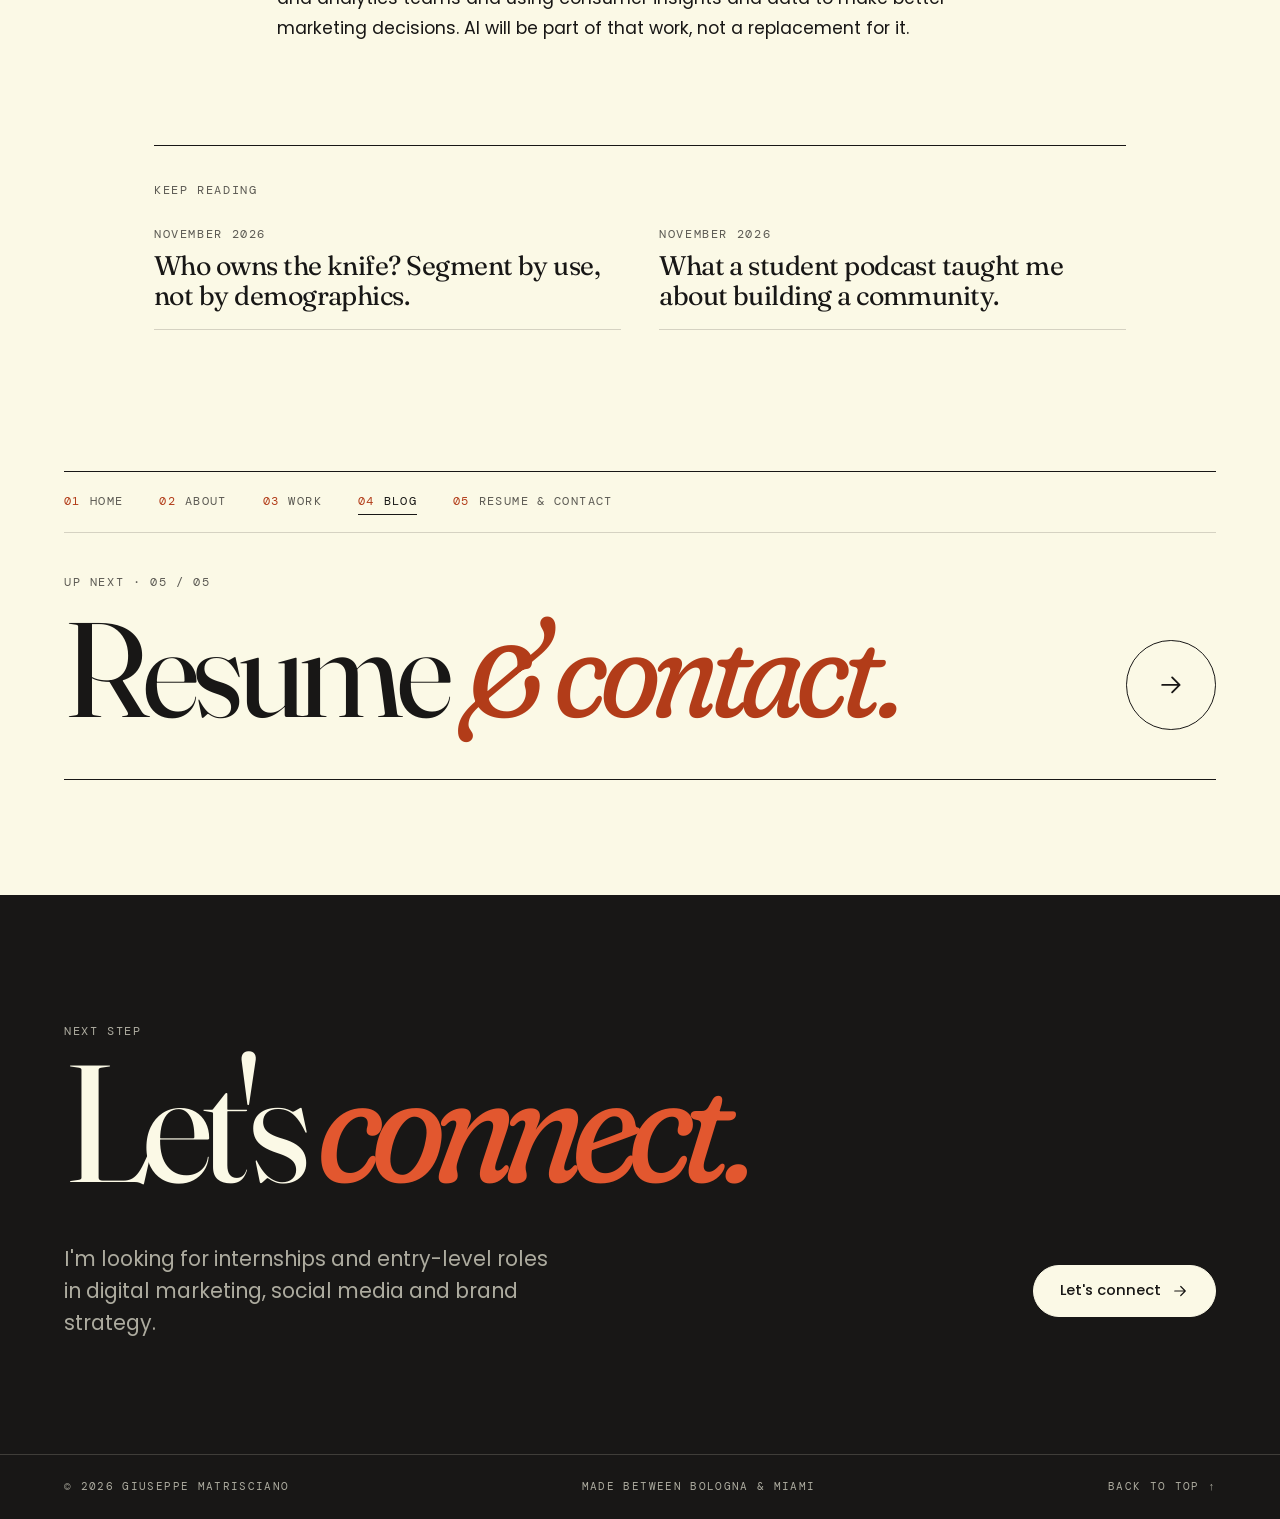
<file: blog-ai-will-not-replace-marketers.html>
<!DOCTYPE html>
<html lang="en">
<head>
	<meta charset="utf-8">
	<!-- Enforce HTTPS is unavailable on GitHub Pages for now: send http visitors to https -->
	<script>if(location.protocol==="http:"&&location.hostname==="giuseppematrisciano.com")location.replace("https://giuseppematrisciano.com"+location.pathname+location.search+location.hash)</script>
	<title>AI will transform marketing. It won't replace marketers.</title>
	<meta name="viewport" content="width=device-width, initial-scale=1, viewport-fit=cover">
	<meta name="description" content="Speed and personalization are what AI adds. Creativity, communication and emotion are what it leaves to people.">
	<meta name="theme-color" content="#181716">
	<meta property="og:title" content="AI will transform marketing. It won't replace marketers. — Giuseppe Matrisciano">
	<meta property="og:description" content="Speed and personalization are what AI adds. Creativity, communication and emotion are what it leaves to people.">
	<meta property="og:type" content="website">
	<meta property="og:url" content="https://giuseppematrisciano.com/blog-ai-will-not-replace-marketers.html">
	<meta property="og:image" content="https://giuseppematrisciano.com/assets/img/giuseppe-matrisciano-blog-ai-and-marketers.jpg">
	<meta name="twitter:card" content="summary_large_image">
	<link rel="canonical" href="https://giuseppematrisciano.com/blog-ai-will-not-replace-marketers.html">
	<link rel="icon" type="image/svg+xml" href="assets/img/favicon.svg">
	<link rel="apple-touch-icon" href="assets/img/giuseppe-matrisciano-app-icon.png">
	<link rel="preconnect" href="https://fonts.googleapis.com">
	<link rel="preconnect" href="https://fonts.gstatic.com" crossorigin>
	<link rel="stylesheet" href="https://fonts.googleapis.com/css2?family=DM+Mono:wght@400;500&family=Fraunces:ital,opsz,wght,SOFT,WONK@0,9..144,300..700,0..100,0..1;1,9..144,300..700,0..100,0..1&family=Poppins:wght@300;400;500;600&display=swap">
	<link rel="stylesheet" href="assets/css/style.css?v=41">
	<script>document.documentElement.classList.add("js");</script>
	<!-- Structured data for search engines -->
	<script type="application/ld+json">{"@context":"https://schema.org","@type":"BlogPosting","headline":"AI will transform marketing. It won't replace marketers.","description":"Speed and personalization are what AI adds. Creativity, communication and emotion are what it leaves to people.","url":"https://giuseppematrisciano.com/blog-ai-will-not-replace-marketers.html","mainEntityOfPage":"https://giuseppematrisciano.com/blog-ai-will-not-replace-marketers.html","datePublished":"2026-11-18","inLanguage":"en","image":"https://giuseppematrisciano.com/assets/img/giuseppe-matrisciano-blog-ai-and-marketers.jpg","author":{"@type":"Person","@id":"https://giuseppematrisciano.com/#person","name":"Giuseppe Matrisciano","url":"https://giuseppematrisciano.com/","image":"https://giuseppematrisciano.com/assets/img/giuseppe-matrisciano-headshot.webp","sameAs":["https://www.linkedin.com/in/giuseppe-matrisciano/","https://www.instagram.com/chefbeps/"]},"publisher":{"@type":"Person","@id":"https://giuseppematrisciano.com/#person","name":"Giuseppe Matrisciano","url":"https://giuseppematrisciano.com/","image":"https://giuseppematrisciano.com/assets/img/giuseppe-matrisciano-headshot.webp","sameAs":["https://www.linkedin.com/in/giuseppe-matrisciano/","https://www.instagram.com/chefbeps/"]}}</script>
</head>
<body>

	<a class="skip" href="#main">Skip to content</a>
	<div class="progress" aria-hidden="true"><i></i></div>
	<div class="cursor" aria-hidden="true"><span class="cursor-label"></span></div>

	<!-- Navigation -->
	<header class="nav" id="nav">
		<a class="mark" href="./" aria-label="Giuseppe Matrisciano, home"><span class="mark-gm" aria-hidden="true">GM</span><span class="mark-name">Giuseppe Matrisciano</span></a>
		<nav class="nav-links" aria-label="Pages">
			<a href="about.html">About</a>
			<a href="work.html">Work</a>
			<a href="blog.html" aria-current="page">Blog</a>
			<a href="resume.html">Resume</a>
			<a class="nav-cta" href="resume.html#contact">Let's connect</a>
		</nav>
		<button class="burger" type="button" aria-label="Open menu" aria-expanded="false" aria-controls="menu"><i></i><i></i></button>
	</header>

	<div class="menu" id="menu" hidden>
		<nav aria-label="Mobile pages">
			<a href="./"><span>01</span>Home</a>
			<a href="about.html"><span>02</span>About</a>
			<a href="work.html"><span>03</span>Work</a>
			<a href="blog.html" aria-current="page"><span>04</span>Blog</a>
			<a href="resume.html"><span>05</span>Resume &amp; contact</a>
		</nav>
		<p class="menu-foot">Bologna → Miami</p>
	</div>

	<main id="main">

		<!-- ============ BLOG POST ============ -->
		<!-- PLACEHOLDER POST: text and photo are a first draft built from the notes already on the
		     site. Giuseppe rewrites it in his own words. -->
		<article class="post sec--cream page-top" id="top">
			<div class="wrap post-wrap">
				<p class="rv"><a class="textlink textlink--back" href="blog.html">All posts</a></p>
				<p class="eyebrow post-meta rv">Blog · November 2026 · 3 min read</p>
				<h1 class="display post-title rv">AI will transform marketing. <em>It won't replace marketers.</em></h1>
				<p class="lead post-lead rv">Three months after I landed in Florida, my first class presentation in English was about artificial intelligence in cars. Five years later, the same question keeps coming back in my marketing classes: what does AI change, and what does it leave to people?</p>
				<figure class="post-cover rv">
					<img src="assets/img/st-petersburg-college-ai-in-cars-presentation.webp" width="1800" height="1141" alt="Giuseppe presenting in a classroom next to a slide titled Artificial Intelligence in Cars" style="object-position:50% 30%">
					<figcaption>November 2021: my first class presentation in English, on artificial intelligence in cars. Photo: SPC International Language Institute</figcaption>
				</figure>
				<div class="post-body rv">
					<h2>Why I think this is the trend to watch</h2>
					<p>I believe artificial intelligence is the trend that will most transform marketing in the next five years. Companies are already using AI to better understand consumer behavior, improve the customer experience and create personalized advertising. It keeps developing every day, so I think it will become an even more important tool for making marketing decisions.</p>
					<h2>What AI is good at: speed</h2>
					<p>One big advantage of AI is that it can analyze large amounts of data much faster than people can. That helps companies identify trends, understand what customers want and respond more quickly to changes in consumer behavior. Faster analysis means faster and more informed decisions.</p>
					<h2>What it makes possible: personalization</h2>
					<p>I also believe AI will make marketing much more personalized. Instead of creating the same campaign for everyone, companies will be able to understand each customer's interests and preferences. That means more relevant content and a better customer experience.</p>
					<h2>What it can't do: the human part</h2>
					<p>However, I do not believe AI can replace people. Marketing is not just about data. Creativity, communication and understanding human emotions are still what build strong relationships with customers. I think AI should support people by providing insights, while people keep making the strategic and creative decisions.</p>
					<div class="versus">
						<div><p class="eyebrow">What AI adds</p><ul><li>Speed in analyzing data</li><li>Trends spotted sooner</li><li>Personalized content for each customer</li></ul></div>
						<div><p class="eyebrow">What stays with people</p><ul><li>Creativity</li><li>Communication</li><li>Understanding human emotions</li><li>The strategic decision</li></ul></div>
					</div>
					<blockquote class="pull"><p>The best results will come from combining AI with human creativity.</p></blockquote>
					<h2>What a statistics project taught me about tools</h2>
					<p>A project at the University of Georgia showed me why. I analyzed 630 survey responses to test a stereotype about who owns knives. The analysis explained the consumer, but data alone was not enough to solve the problem. I had to ask a meaningful question first, and then turn the result into recommendations a company could actually use. That second part needed creativity.</p>
					<p><a class="textlink" href="blog-segment-by-use-not-demographics.html">Read the post about that project</a></p>
					<h2>Where I want to use it</h2>
					<p>One of the reasons I chose the M.S. in Marketing at the University of Miami is its focus on the application of artificial intelligence in marketing. I want to learn how to combine AI with creativity and strategic thinking, to help companies understand their customers and adapt to an industry that changes quickly.</p>
					<p>In five years I see myself as a Digital Marketing Manager, working with creative and analytics teams and using consumer insights and data to make better marketing decisions. AI will be part of that work, not a replacement for it.</p>
				</div>
				<nav class="post-next rv" aria-label="More posts">
					<p class="eyebrow">Keep reading</p>
					<ul>
						<li><a href="blog-segment-by-use-not-demographics.html"><span class="eyebrow">November 2026</span>Who owns the knife? Segment by use, not by demographics.</a></li>
						<li><a href="blog-what-a-student-podcast-taught-me.html"><span class="eyebrow">November 2026</span>What a student podcast taught me about building a community.</a></li>
					</ul>
				</nav>
			</div>
		</article>

		<!-- ============ NEXT PAGE ============ -->
		<nav class="pager sec--cream" aria-label="Continue through the site">
			<div class="wrap">
				<ol class="pager-steps rv">
					<li><a href="./"><span>01</span>Home</a></li>
					<li><a href="about.html"><span>02</span>About</a></li>
					<li><a href="work.html"><span>03</span>Work</a></li>
					<li><a href="blog.html" aria-current="page"><span>04</span>Blog</a></li>
					<li><a href="resume.html"><span>05</span>Resume &amp; contact</a></li>
				</ol>
				<a class="pager-next rv" href="resume.html" rel="next" data-cursor="Next">
					<span class="eyebrow">Up next · 05 / 05</span>
					<span class="pager-title">Resume <em>&amp; contact.</em></span>
					<span class="pager-go" aria-hidden="true"><svg viewBox="0 0 24 24"><path d="M5 12h14M13 6l6 6-6 6"/></svg></span>
				</a>
			</div>
		</nav>

		<!-- ============ NEXT STEP ============ -->
		<section class="cta-band sec--dark" aria-labelledby="cta-t">
			<div class="wrap">
				<p class="eyebrow rv">Next step</p>
				<h2 class="contact-title rv" id="cta-t">Let's <em>connect.</em></h2>
				<div class="cta-band-row rv">
					<p class="lead">I'm looking for internships and entry-level roles in digital marketing, social media and brand strategy.</p>
					<a class="btn btn--solid" href="resume.html#contact" data-magnetic><span>Let's connect</span><svg viewBox="0 0 24 24" aria-hidden="true"><path d="M5 12h14M13 6l6 6-6 6"/></svg></a>
				</div>
			</div>

			<footer class="foot">
				<div class="wrap foot-inner">
					<p>© <span id="year">2026</span> Giuseppe Matrisciano</p>
					<p class="foot-made">
						<svg class="ico" viewBox="1 2 14 21" aria-hidden="true"><path d="M2.75 22h10.5"/><path d="M4.1 22L2.95 14.4Q2.82 13.55 3.67 13.42L5.45 13.15Q6.3 13.02 6.43 13.87L7.6 22"/><path d="M8.9 22l.35-14.9"/><path d="M12.1 22l-.35-14.9"/><rect x="8.5" y="5.5" width="4" height="1.6" rx=".55"/><path d="M9.7 5.5V4.8a.8.8 0 0 1 1.6 0v.7"/><path d="M10.5 4V3.3"/></svg>
						<span>Made between Bologna &amp; Miami</span>
						<svg class="ico" viewBox="1 2 14 21" aria-hidden="true"><path d="M3.5 22h9"/><path d="M7.4 22c-.4-3.6.2-7.6 1.8-11.4"/><path d="M9.2 10.6C7.8 8.6 4.6 8.4 2.6 11.4"/><path d="M9.2 10.6C8.8 7.8 6 4.8 3.6 6"/><path d="M9.2 10.6C9.6 7.8 11.4 4.6 13.8 5.6"/><path d="M9.2 10.6C10.6 8.6 13.2 8.8 14.2 11.8"/></svg>
					</p>
					<a href="#top">Back to top ↑</a>
				</div>
			</footer>
		</section>

	</main>

	<div class="toast" id="toast" role="status" aria-live="polite"></div>

	<script src="assets/js/main.js?v=14" defer></script>
</body>
</html>
</file>
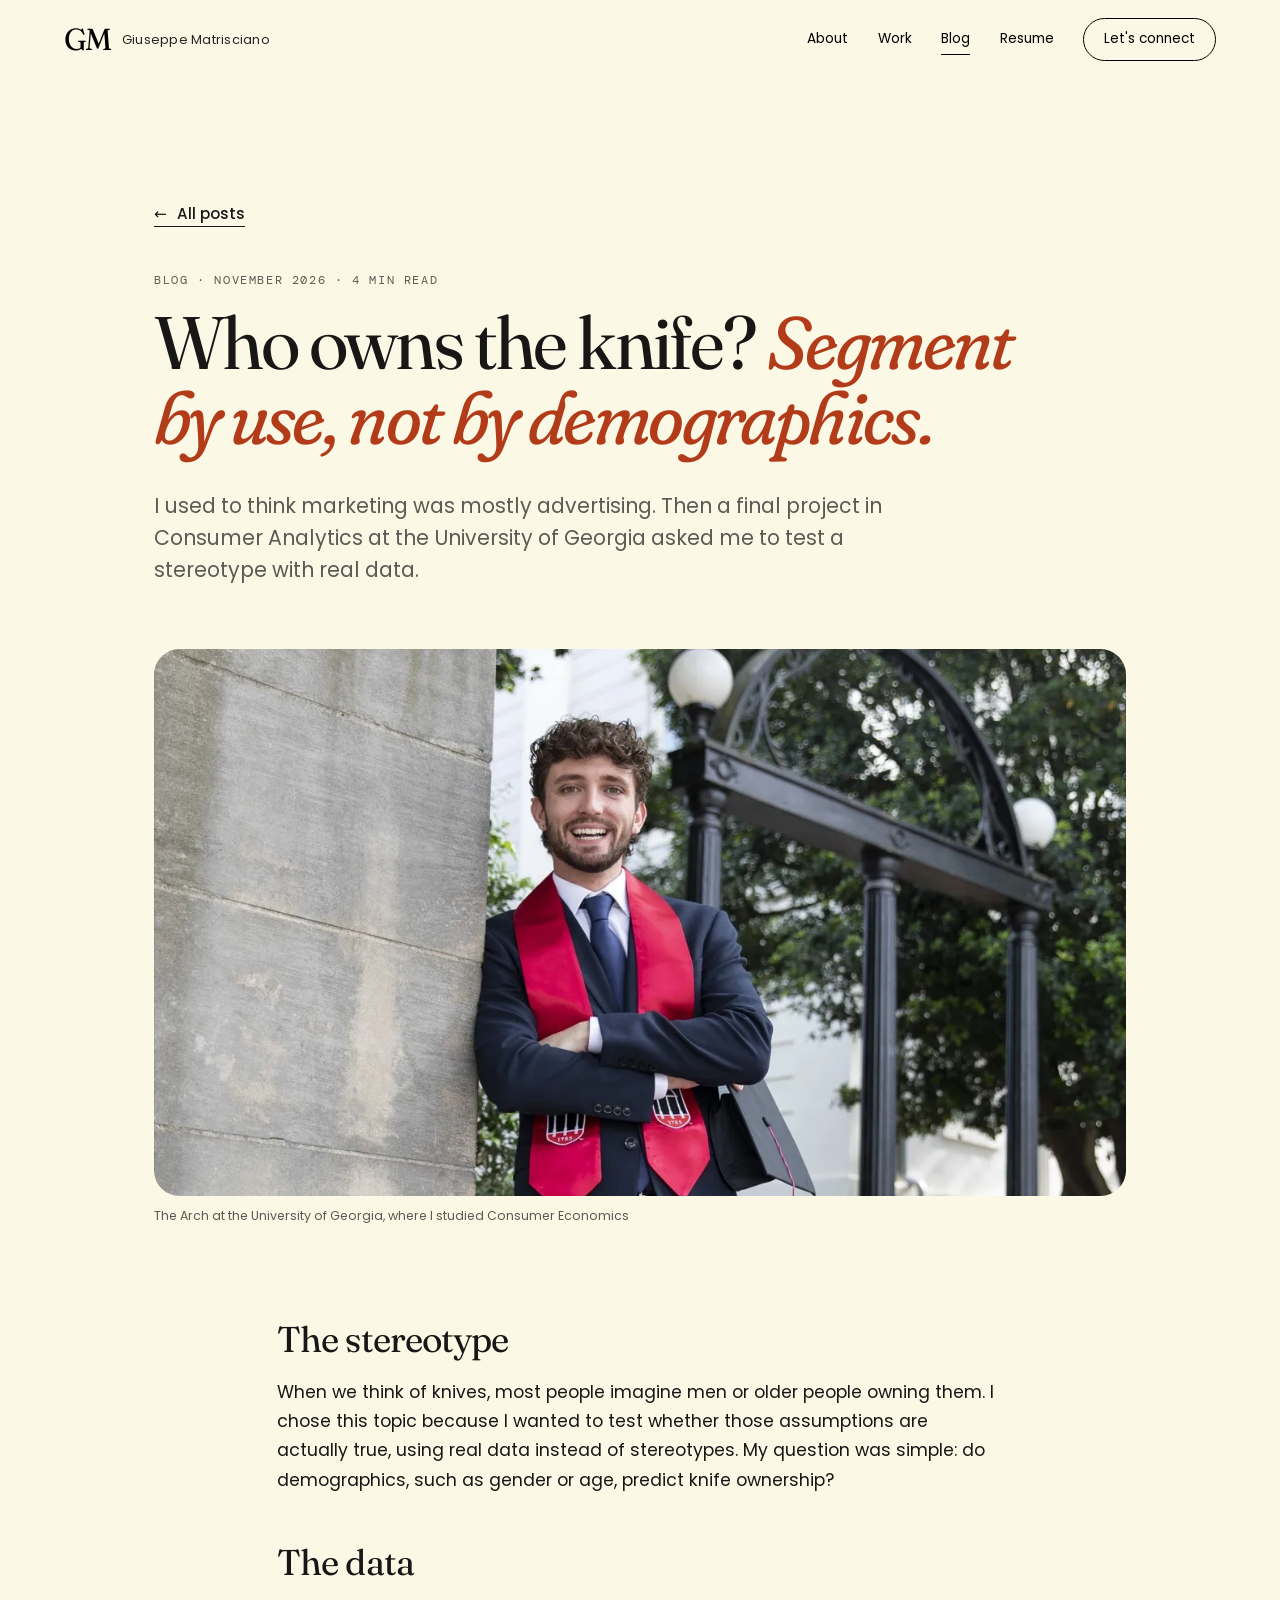
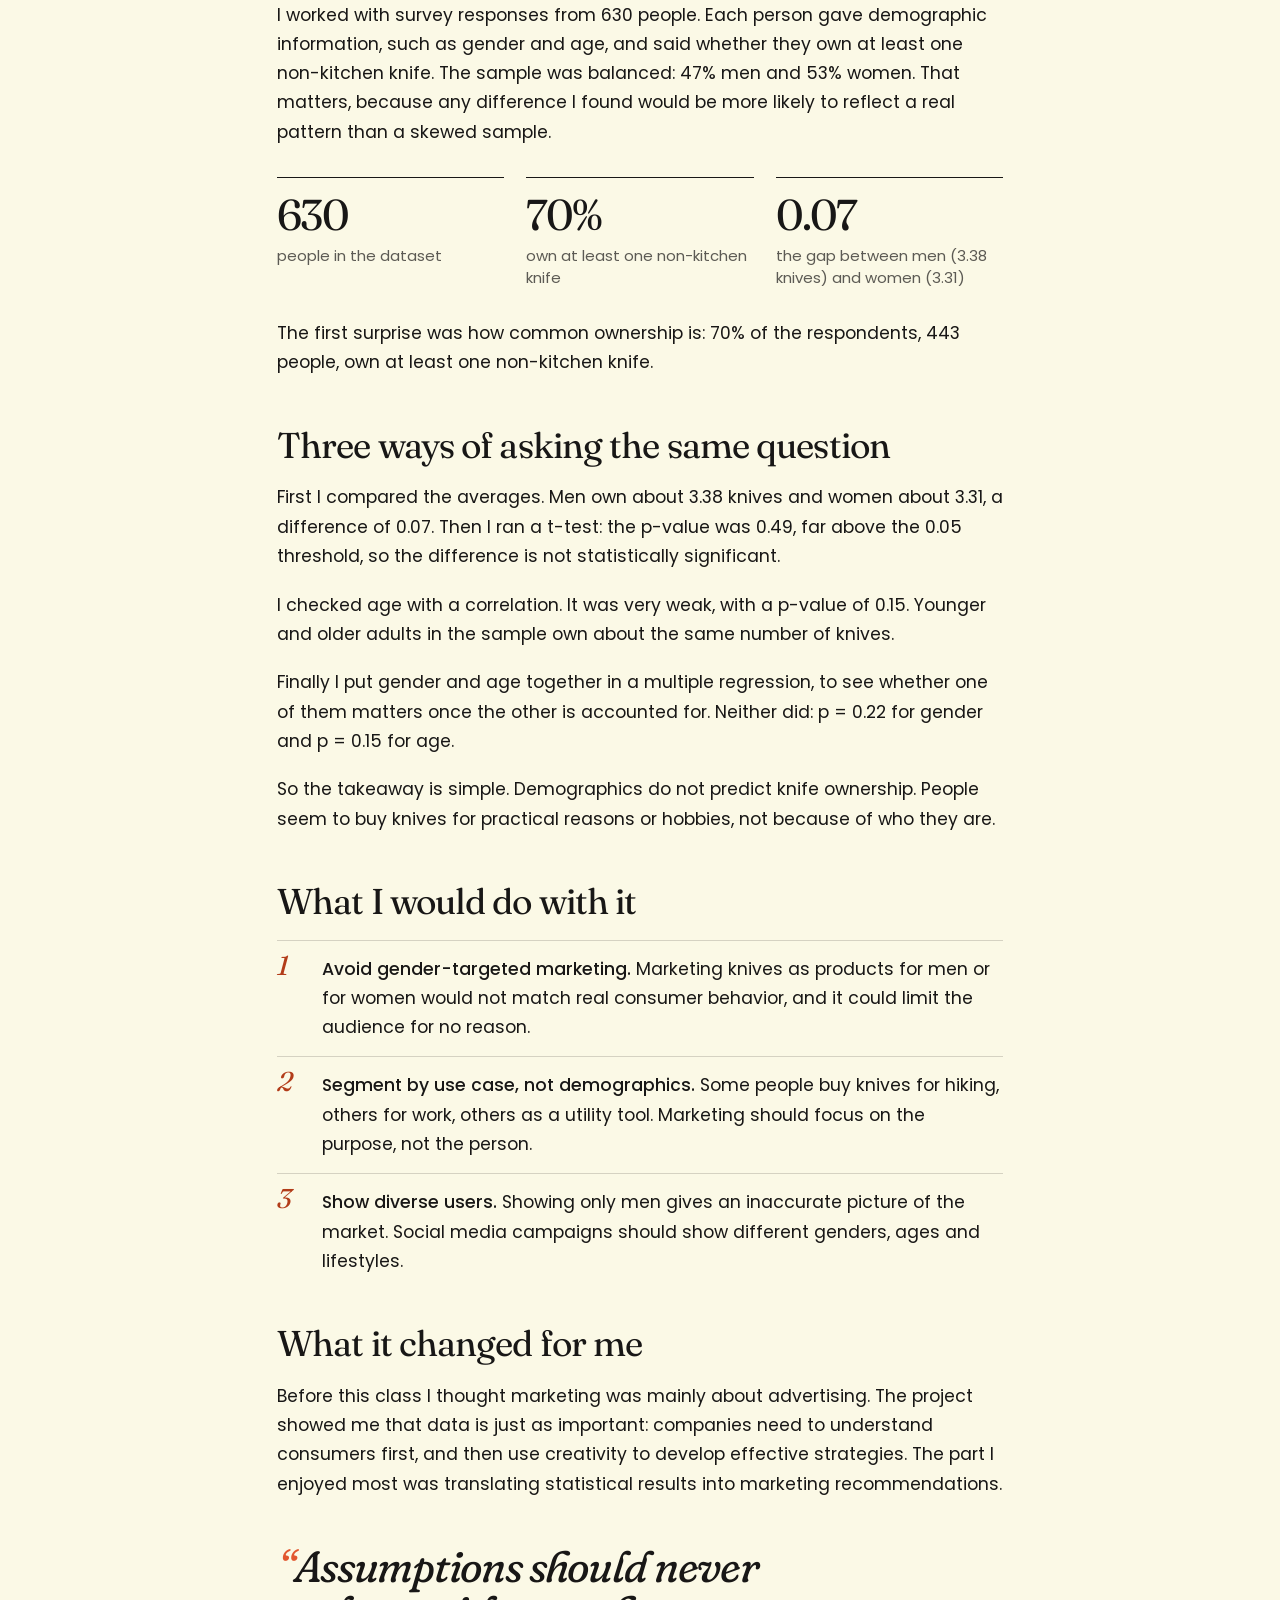
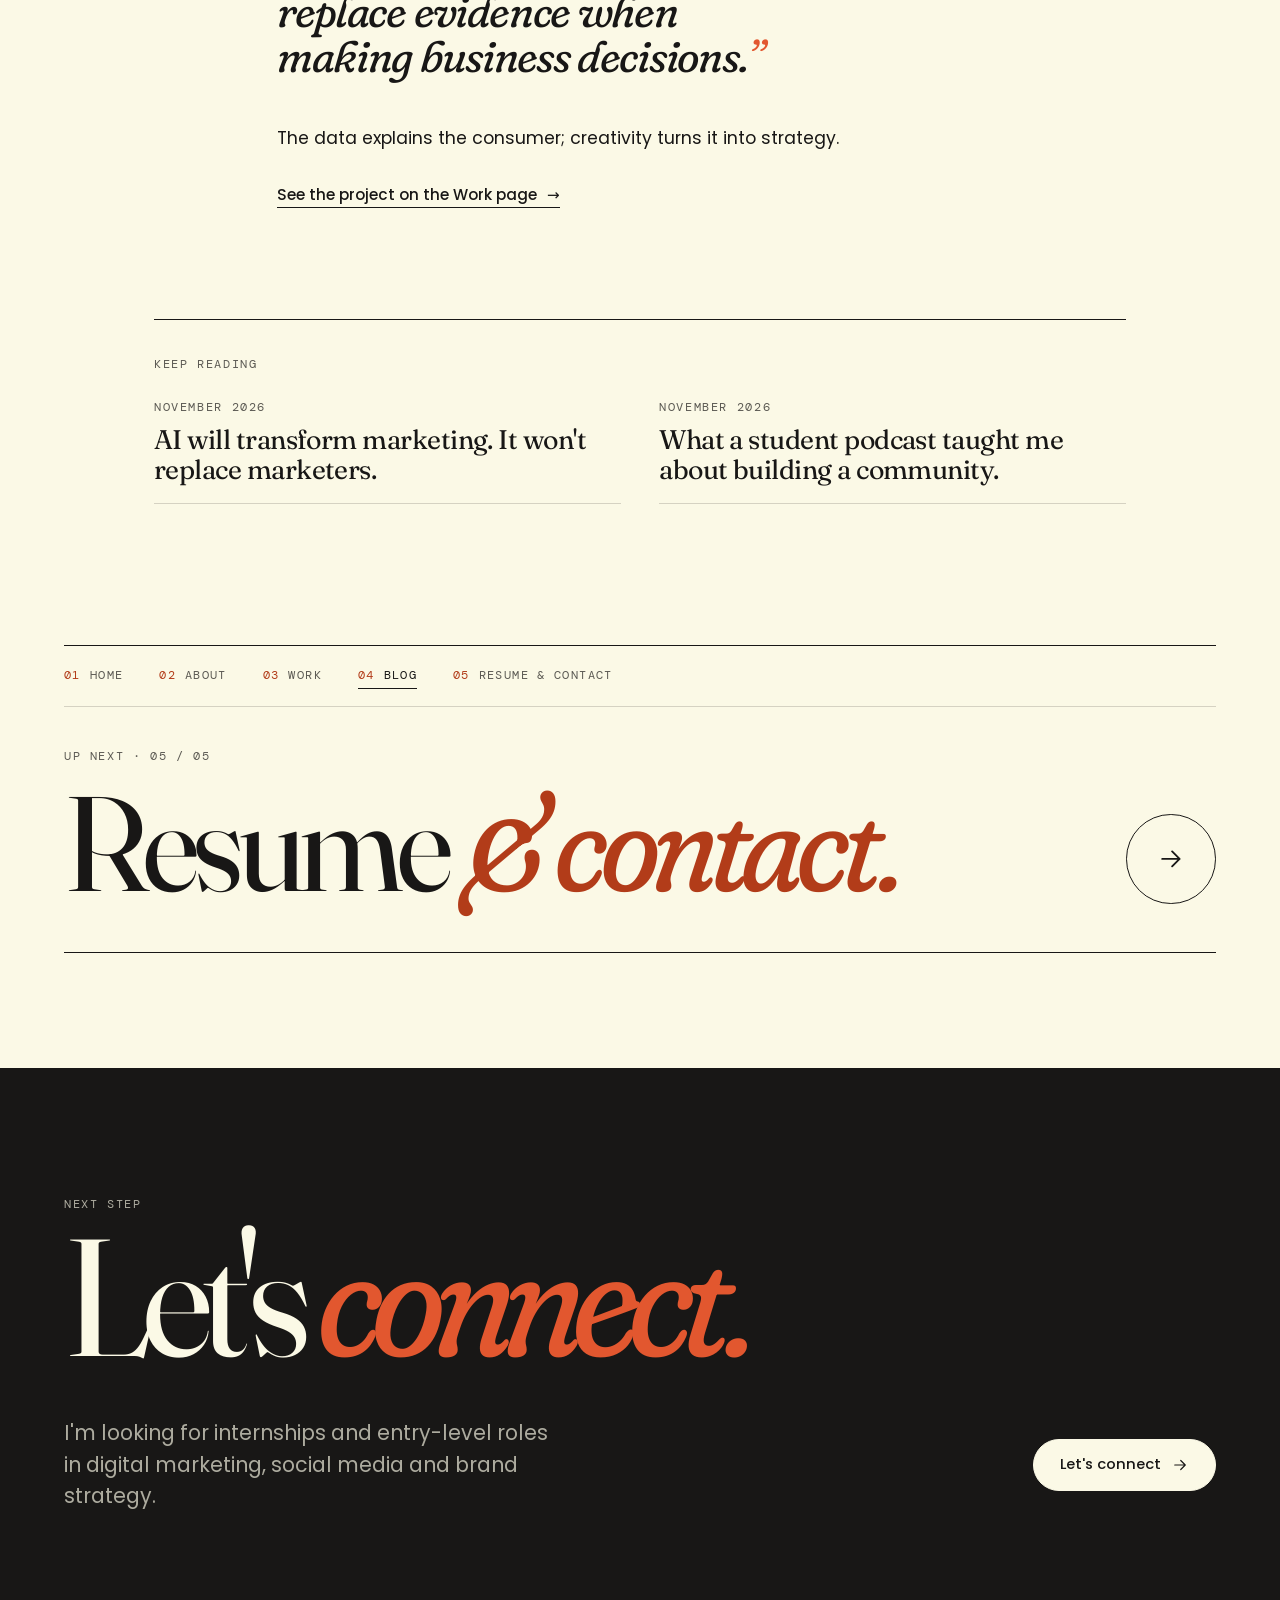
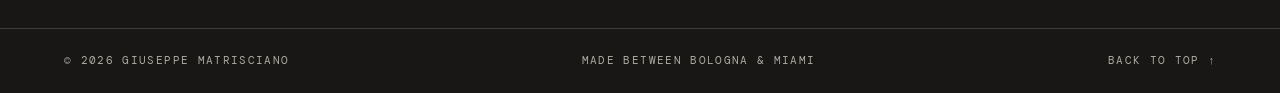
<file: blog-segment-by-use-not-demographics.html>
<!DOCTYPE html>
<html lang="en">
<head>
	<meta charset="utf-8">
	<!-- Enforce HTTPS is unavailable on GitHub Pages for now: send http visitors to https -->
	<script>if(location.protocol==="http:"&&location.hostname==="giuseppematrisciano.com")location.replace("https://giuseppematrisciano.com"+location.pathname+location.search+location.hash)</script>
	<title>Who owns the knife? Segment by use, not by demographics.</title>
	<meta name="viewport" content="width=device-width, initial-scale=1, viewport-fit=cover">
	<meta name="description" content="A stereotype, 630 survey responses and four statistical tests. What the data said, and what I would do with it.">
	<meta name="theme-color" content="#181716">
	<meta property="og:title" content="Who owns the knife? Segment by use, not by demographics. — Giuseppe Matrisciano">
	<meta property="og:description" content="A stereotype, 630 survey responses and four statistical tests. What the data said, and what I would do with it.">
	<meta property="og:type" content="website">
	<meta property="og:url" content="https://giuseppematrisciano.com/blog-segment-by-use-not-demographics.html">
	<meta property="og:image" content="https://giuseppematrisciano.com/assets/img/giuseppe-matrisciano-blog-who-owns-the-knife.jpg">
	<meta name="twitter:card" content="summary_large_image">
	<link rel="canonical" href="https://giuseppematrisciano.com/blog-segment-by-use-not-demographics.html">
	<link rel="icon" type="image/svg+xml" href="assets/img/favicon.svg">
	<link rel="apple-touch-icon" href="assets/img/giuseppe-matrisciano-app-icon.png">
	<link rel="preconnect" href="https://fonts.googleapis.com">
	<link rel="preconnect" href="https://fonts.gstatic.com" crossorigin>
	<link rel="stylesheet" href="https://fonts.googleapis.com/css2?family=DM+Mono:wght@400;500&family=Fraunces:ital,opsz,wght,SOFT,WONK@0,9..144,300..700,0..100,0..1;1,9..144,300..700,0..100,0..1&family=Poppins:wght@300;400;500;600&display=swap">
	<link rel="stylesheet" href="assets/css/style.css?v=41">
	<script>document.documentElement.classList.add("js");</script>
	<!-- Structured data for search engines -->
	<script type="application/ld+json">{"@context":"https://schema.org","@type":"BlogPosting","headline":"Who owns the knife? Segment by use, not by demographics.","description":"A stereotype, 630 survey responses and four statistical tests. What the data said, and what I would do with it.","url":"https://giuseppematrisciano.com/blog-segment-by-use-not-demographics.html","mainEntityOfPage":"https://giuseppematrisciano.com/blog-segment-by-use-not-demographics.html","datePublished":"2026-11-18","inLanguage":"en","image":"https://giuseppematrisciano.com/assets/img/giuseppe-matrisciano-blog-who-owns-the-knife.jpg","author":{"@type":"Person","@id":"https://giuseppematrisciano.com/#person","name":"Giuseppe Matrisciano","url":"https://giuseppematrisciano.com/","image":"https://giuseppematrisciano.com/assets/img/giuseppe-matrisciano-headshot.webp","sameAs":["https://www.linkedin.com/in/giuseppe-matrisciano/","https://www.instagram.com/chefbeps/"]},"publisher":{"@type":"Person","@id":"https://giuseppematrisciano.com/#person","name":"Giuseppe Matrisciano","url":"https://giuseppematrisciano.com/","image":"https://giuseppematrisciano.com/assets/img/giuseppe-matrisciano-headshot.webp","sameAs":["https://www.linkedin.com/in/giuseppe-matrisciano/","https://www.instagram.com/chefbeps/"]}}</script>
</head>
<body>

	<a class="skip" href="#main">Skip to content</a>
	<div class="progress" aria-hidden="true"><i></i></div>
	<div class="cursor" aria-hidden="true"><span class="cursor-label"></span></div>

	<!-- Navigation -->
	<header class="nav" id="nav">
		<a class="mark" href="./" aria-label="Giuseppe Matrisciano, home"><span class="mark-gm" aria-hidden="true">GM</span><span class="mark-name">Giuseppe Matrisciano</span></a>
		<nav class="nav-links" aria-label="Pages">
			<a href="about.html">About</a>
			<a href="work.html">Work</a>
			<a href="blog.html" aria-current="page">Blog</a>
			<a href="resume.html">Resume</a>
			<a class="nav-cta" href="resume.html#contact">Let's connect</a>
		</nav>
		<button class="burger" type="button" aria-label="Open menu" aria-expanded="false" aria-controls="menu"><i></i><i></i></button>
	</header>

	<div class="menu" id="menu" hidden>
		<nav aria-label="Mobile pages">
			<a href="./"><span>01</span>Home</a>
			<a href="about.html"><span>02</span>About</a>
			<a href="work.html"><span>03</span>Work</a>
			<a href="blog.html" aria-current="page"><span>04</span>Blog</a>
			<a href="resume.html"><span>05</span>Resume &amp; contact</a>
		</nav>
		<p class="menu-foot">Bologna → Miami</p>
	</div>

	<main id="main">

		<!-- ============ BLOG POST ============ -->
		<!-- PLACEHOLDER POST: text and photo are a first draft built from the notes already on the
		     site. Giuseppe rewrites it in his own words. -->
		<article class="post sec--cream page-top" id="top">
			<div class="wrap post-wrap">
				<p class="rv"><a class="textlink textlink--back" href="blog.html">All posts</a></p>
				<p class="eyebrow post-meta rv">Blog · November 2026 · 4 min read</p>
				<h1 class="display post-title rv">Who owns the knife? <em>Segment by use, not by demographics.</em></h1>
				<p class="lead post-lead rv">I used to think marketing was mostly advertising. Then a final project in Consumer Analytics at the University of Georgia asked me to test a stereotype with real data.</p>
				<figure class="post-cover rv">
					<img src="assets/img/uga-graduation-arch.webp" width="1200" height="1800" alt="Giuseppe smiling beside the Arch at the University of Georgia, wearing a red graduation stole" style="object-position:50% 24%">
					<figcaption>The Arch at the University of Georgia, where I studied Consumer Economics</figcaption>
				</figure>
				<div class="post-body rv">
					<h2>The stereotype</h2>
					<p>When we think of knives, most people imagine men or older people owning them. I chose this topic because I wanted to test whether those assumptions are actually true, using real data instead of stereotypes. My question was simple: do demographics, such as gender or age, predict knife ownership?</p>
					<h2>The data</h2>
					<p>I worked with survey responses from 630 people. Each person gave demographic information, such as gender and age, and said whether they own at least one non-kitchen knife. The sample was balanced: 47% men and 53% women. That matters, because any difference I found would be more likely to reflect a real pattern than a skewed sample.</p>
					<ul class="kpis kpis--3">
						<li><strong>630</strong><span>people in the dataset</span></li>
						<li><strong>70%</strong><span>own at least one non-kitchen knife</span></li>
						<li><strong>0.07</strong><span>the gap between men (3.38 knives) and women (3.31)</span></li>
					</ul>
					<p>The first surprise was how common ownership is: 70% of the respondents, 443 people, own at least one non-kitchen knife.</p>
					<h2>Three ways of asking the same question</h2>
					<p>First I compared the averages. Men own about 3.38 knives and women about 3.31, a difference of 0.07. Then I ran a t-test: the p-value was 0.49, far above the 0.05 threshold, so the difference is not statistically significant.</p>
					<p>I checked age with a correlation. It was very weak, with a p-value of 0.15. Younger and older adults in the sample own about the same number of knives.</p>
					<p>Finally I put gender and age together in a multiple regression, to see whether one of them matters once the other is accounted for. Neither did: p = 0.22 for gender and p = 0.15 for age.</p>
					<p>So the takeaway is simple. Demographics do not predict knife ownership. People seem to buy knives for practical reasons or hobbies, not because of who they are.</p>
					<h2>What I would do with it</h2>
					<ol class="post-list">
						<li><b>Avoid gender-targeted marketing.</b> Marketing knives as products for men or for women would not match real consumer behavior, and it could limit the audience for no reason.</li>
						<li><b>Segment by use case, not demographics.</b> Some people buy knives for hiking, others for work, others as a utility tool. Marketing should focus on the purpose, not the person.</li>
						<li><b>Show diverse users.</b> Showing only men gives an inaccurate picture of the market. Social media campaigns should show different genders, ages and lifestyles.</li>
					</ol>
					<h2>What it changed for me</h2>
					<p>Before this class I thought marketing was mainly about advertising. The project showed me that data is just as important: companies need to understand consumers first, and then use creativity to develop effective strategies. The part I enjoyed most was translating statistical results into marketing recommendations.</p>
					<blockquote class="pull"><p>Assumptions should never replace evidence when making business decisions.</p></blockquote>
					<p>The data explains the consumer; creativity turns it into strategy.</p>
					<p><a class="textlink" href="work.html#research">See the project on the Work page</a></p>
				</div>
				<nav class="post-next rv" aria-label="More posts">
					<p class="eyebrow">Keep reading</p>
					<ul>
						<li><a href="blog-ai-will-not-replace-marketers.html"><span class="eyebrow">November 2026</span>AI will transform marketing. It won't replace marketers.</a></li>
						<li><a href="blog-what-a-student-podcast-taught-me.html"><span class="eyebrow">November 2026</span>What a student podcast taught me about building a community.</a></li>
					</ul>
				</nav>
			</div>
		</article>

		<!-- ============ NEXT PAGE ============ -->
		<nav class="pager sec--cream" aria-label="Continue through the site">
			<div class="wrap">
				<ol class="pager-steps rv">
					<li><a href="./"><span>01</span>Home</a></li>
					<li><a href="about.html"><span>02</span>About</a></li>
					<li><a href="work.html"><span>03</span>Work</a></li>
					<li><a href="blog.html" aria-current="page"><span>04</span>Blog</a></li>
					<li><a href="resume.html"><span>05</span>Resume &amp; contact</a></li>
				</ol>
				<a class="pager-next rv" href="resume.html" rel="next" data-cursor="Next">
					<span class="eyebrow">Up next · 05 / 05</span>
					<span class="pager-title">Resume <em>&amp; contact.</em></span>
					<span class="pager-go" aria-hidden="true"><svg viewBox="0 0 24 24"><path d="M5 12h14M13 6l6 6-6 6"/></svg></span>
				</a>
			</div>
		</nav>

		<!-- ============ NEXT STEP ============ -->
		<section class="cta-band sec--dark" aria-labelledby="cta-t">
			<div class="wrap">
				<p class="eyebrow rv">Next step</p>
				<h2 class="contact-title rv" id="cta-t">Let's <em>connect.</em></h2>
				<div class="cta-band-row rv">
					<p class="lead">I'm looking for internships and entry-level roles in digital marketing, social media and brand strategy.</p>
					<a class="btn btn--solid" href="resume.html#contact" data-magnetic><span>Let's connect</span><svg viewBox="0 0 24 24" aria-hidden="true"><path d="M5 12h14M13 6l6 6-6 6"/></svg></a>
				</div>
			</div>

			<footer class="foot">
				<div class="wrap foot-inner">
					<p>© <span id="year">2026</span> Giuseppe Matrisciano</p>
					<p class="foot-made">
						<svg class="ico" viewBox="1 2 14 21" aria-hidden="true"><path d="M2.75 22h10.5"/><path d="M4.1 22L2.95 14.4Q2.82 13.55 3.67 13.42L5.45 13.15Q6.3 13.02 6.43 13.87L7.6 22"/><path d="M8.9 22l.35-14.9"/><path d="M12.1 22l-.35-14.9"/><rect x="8.5" y="5.5" width="4" height="1.6" rx=".55"/><path d="M9.7 5.5V4.8a.8.8 0 0 1 1.6 0v.7"/><path d="M10.5 4V3.3"/></svg>
						<span>Made between Bologna &amp; Miami</span>
						<svg class="ico" viewBox="1 2 14 21" aria-hidden="true"><path d="M3.5 22h9"/><path d="M7.4 22c-.4-3.6.2-7.6 1.8-11.4"/><path d="M9.2 10.6C7.8 8.6 4.6 8.4 2.6 11.4"/><path d="M9.2 10.6C8.8 7.8 6 4.8 3.6 6"/><path d="M9.2 10.6C9.6 7.8 11.4 4.6 13.8 5.6"/><path d="M9.2 10.6C10.6 8.6 13.2 8.8 14.2 11.8"/></svg>
					</p>
					<a href="#top">Back to top ↑</a>
				</div>
			</footer>
		</section>

	</main>

	<div class="toast" id="toast" role="status" aria-live="polite"></div>

	<script src="assets/js/main.js?v=14" defer></script>
</body>
</html>
</file>
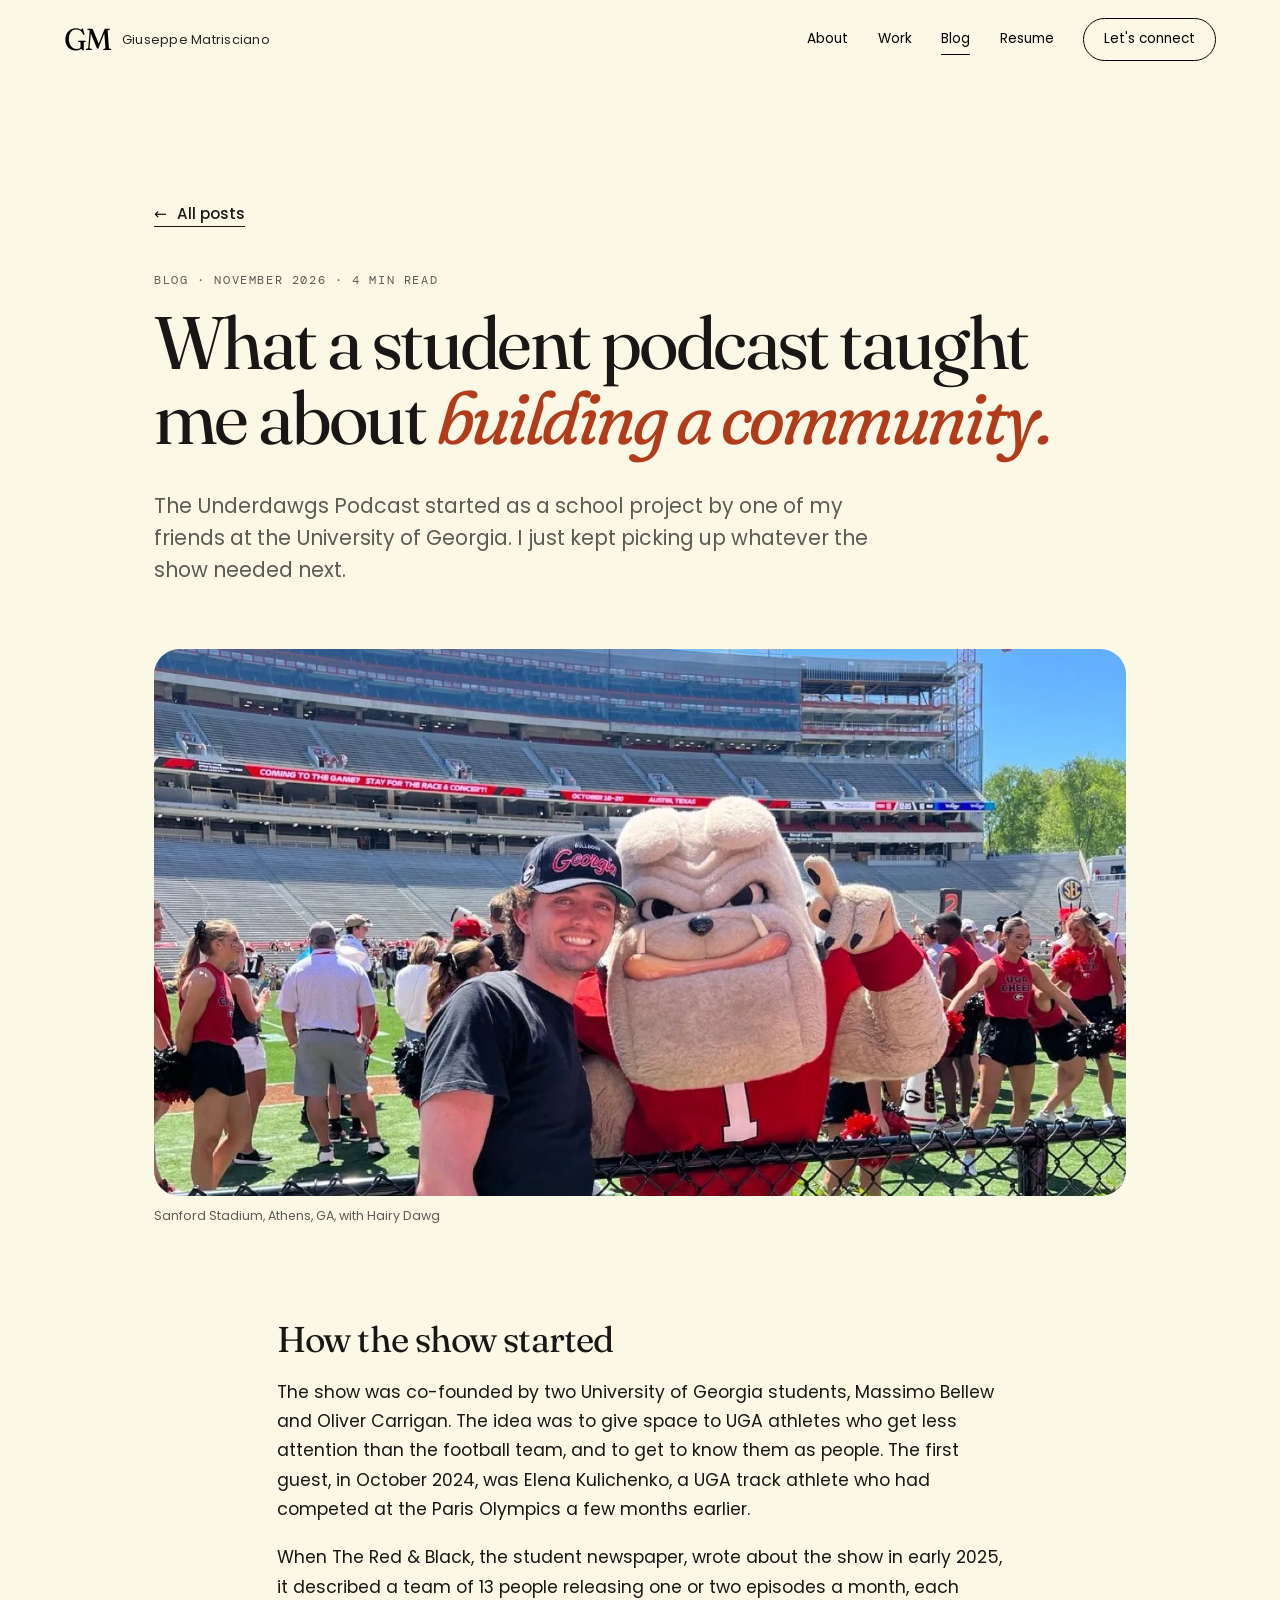
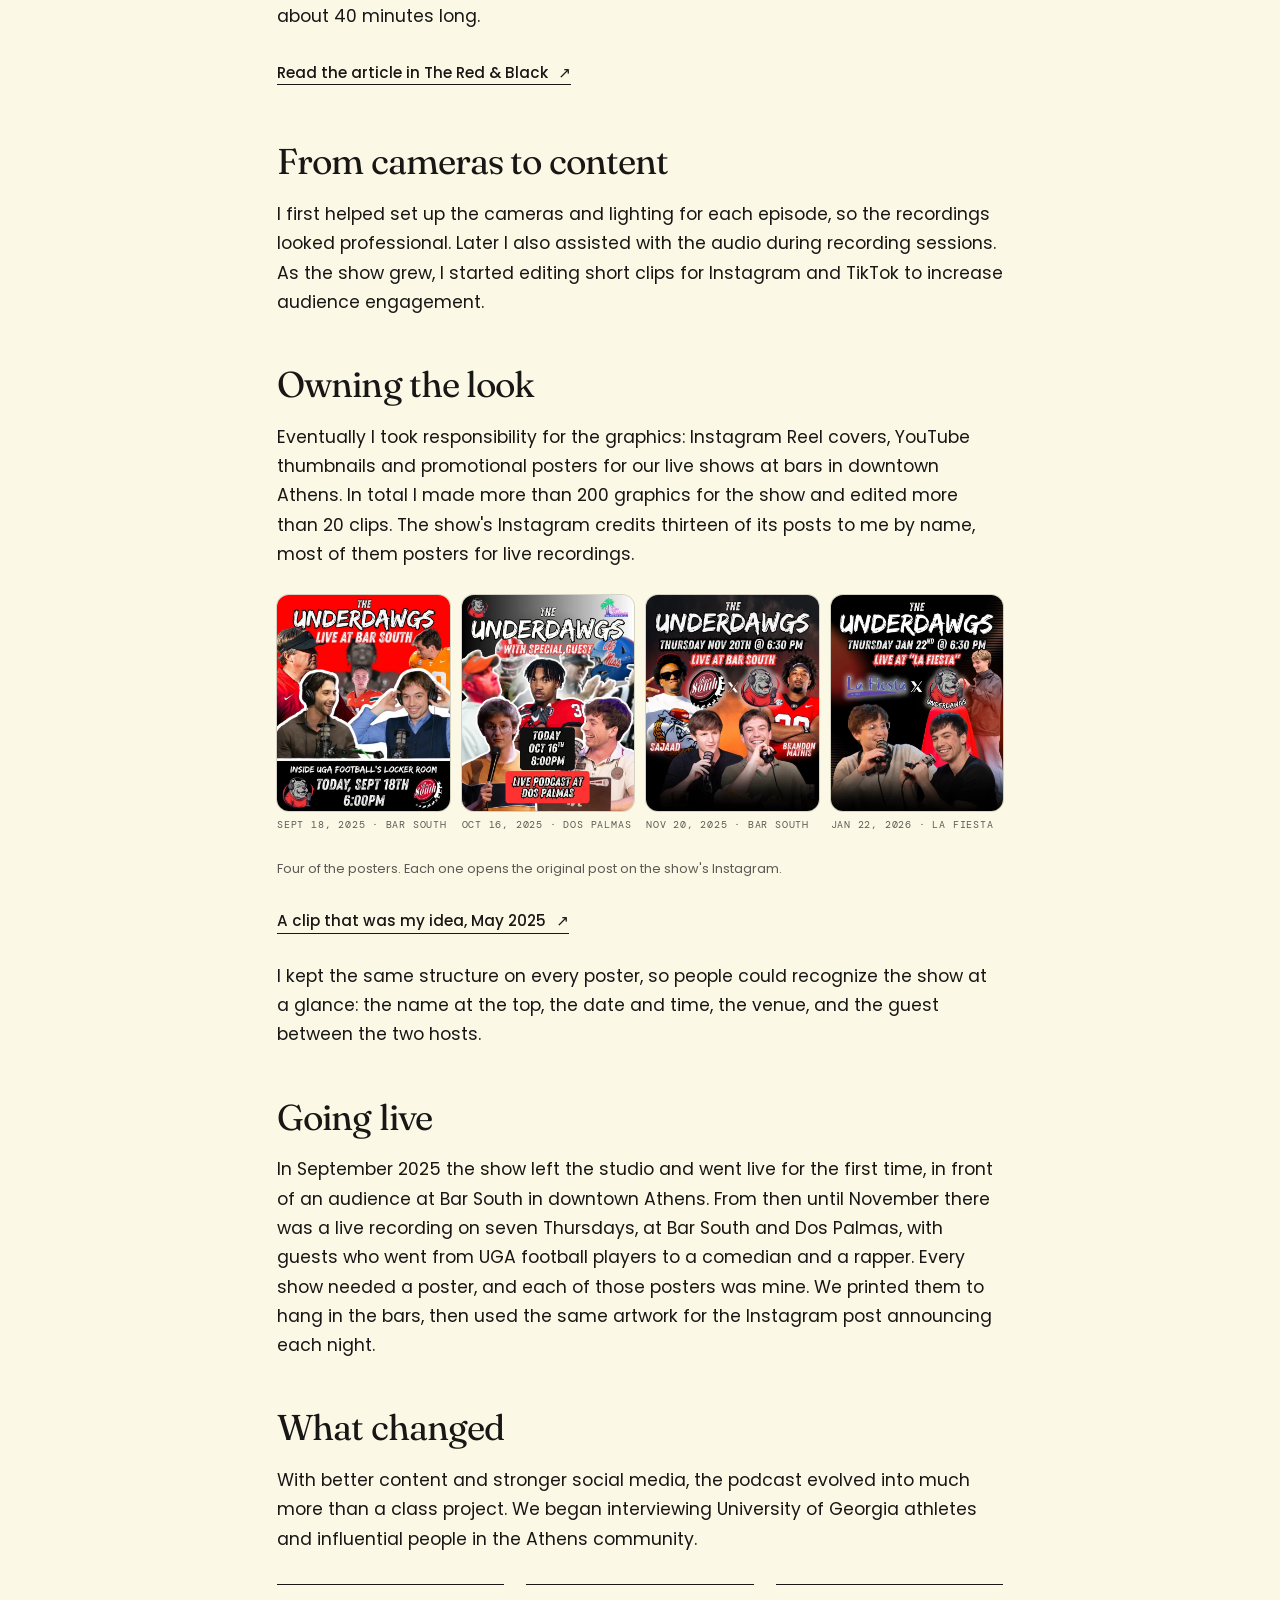
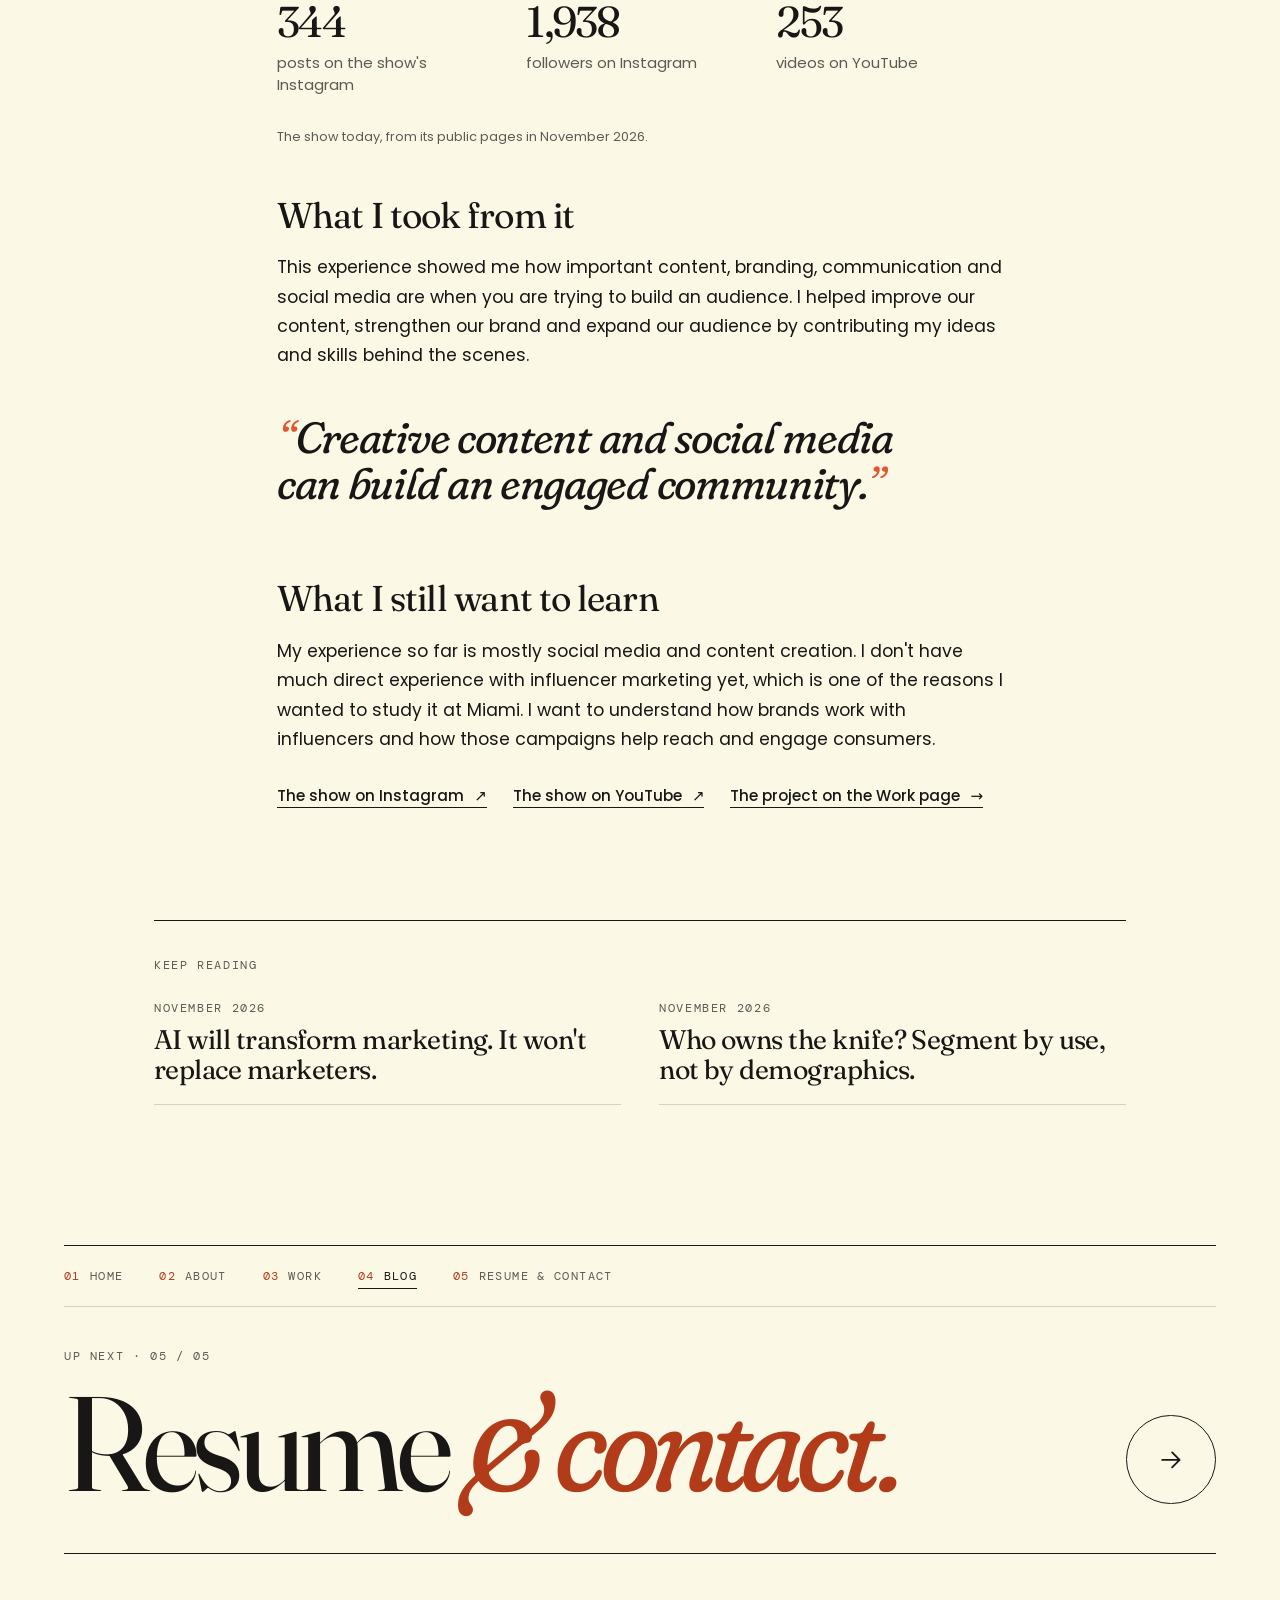
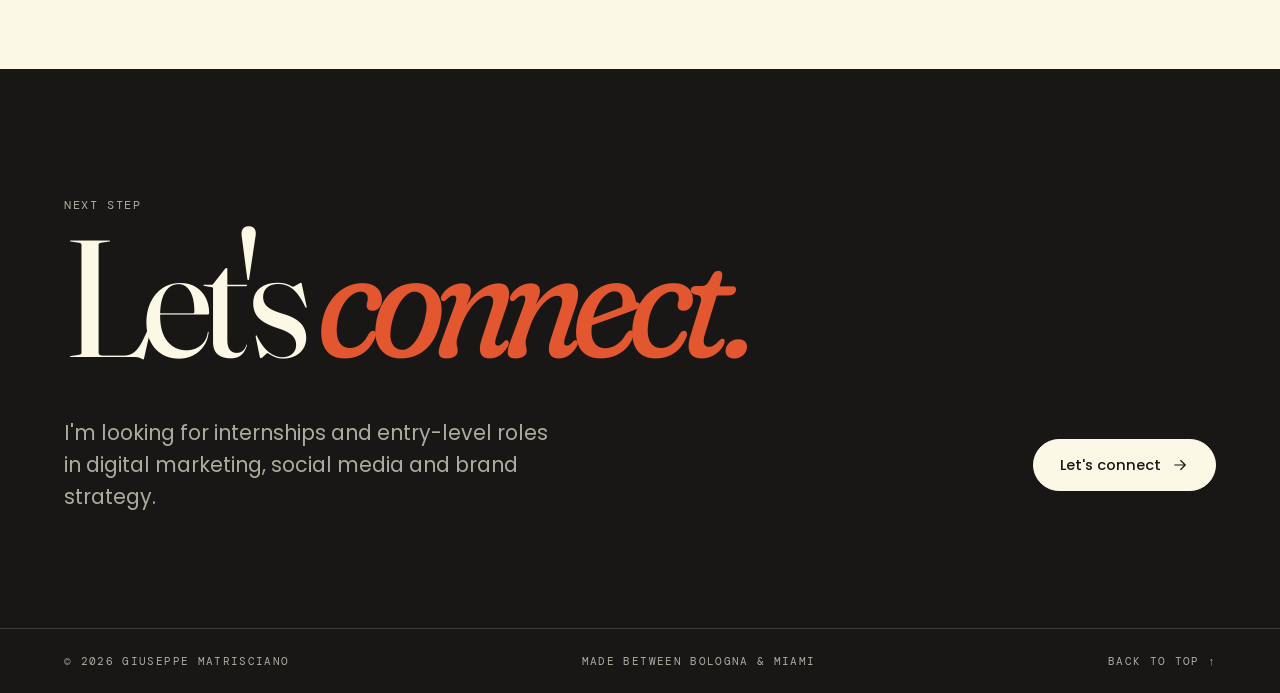
<file: blog-what-a-student-podcast-taught-me.html>
<!DOCTYPE html>
<html lang="en">
<head>
	<meta charset="utf-8">
	<!-- Enforce HTTPS is unavailable on GitHub Pages for now: send http visitors to https -->
	<script>if(location.protocol==="http:"&&location.hostname==="giuseppematrisciano.com")location.replace("https://giuseppematrisciano.com"+location.pathname+location.search+location.hash)</script>
	<title>What a student podcast taught me about building a community.</title>
	<meta name="viewport" content="width=device-width, initial-scale=1, viewport-fit=cover">
	<meta name="description" content="From setting up cameras to owning the look of the show: what the Underdawgs Podcast taught me about content and influence.">
	<meta name="theme-color" content="#181716">
	<meta property="og:title" content="What a student podcast taught me about building a community. — Giuseppe Matrisciano">
	<meta property="og:description" content="From setting up cameras to owning the look of the show: what the Underdawgs Podcast taught me about content and influence.">
	<meta property="og:type" content="website">
	<meta property="og:url" content="https://giuseppematrisciano.com/blog-what-a-student-podcast-taught-me.html">
	<meta property="og:image" content="https://giuseppematrisciano.com/assets/img/giuseppe-matrisciano-blog-student-podcast.jpg">
	<meta name="twitter:card" content="summary_large_image">
	<link rel="canonical" href="https://giuseppematrisciano.com/blog-what-a-student-podcast-taught-me.html">
	<link rel="icon" type="image/svg+xml" href="assets/img/favicon.svg">
	<link rel="apple-touch-icon" href="assets/img/giuseppe-matrisciano-app-icon.png">
	<link rel="preconnect" href="https://fonts.googleapis.com">
	<link rel="preconnect" href="https://fonts.gstatic.com" crossorigin>
	<link rel="stylesheet" href="https://fonts.googleapis.com/css2?family=DM+Mono:wght@400;500&family=Fraunces:ital,opsz,wght,SOFT,WONK@0,9..144,300..700,0..100,0..1;1,9..144,300..700,0..100,0..1&family=Poppins:wght@300;400;500;600&display=swap">
	<link rel="stylesheet" href="assets/css/style.css?v=41">
	<script>document.documentElement.classList.add("js");</script>
	<!-- Structured data for search engines -->
	<script type="application/ld+json">{"@context":"https://schema.org","@type":"BlogPosting","headline":"What a student podcast taught me about building a community.","description":"From setting up cameras to owning the look of the show: what the Underdawgs Podcast taught me about content and influence.","url":"https://giuseppematrisciano.com/blog-what-a-student-podcast-taught-me.html","mainEntityOfPage":"https://giuseppematrisciano.com/blog-what-a-student-podcast-taught-me.html","datePublished":"2026-11-18","inLanguage":"en","image":"https://giuseppematrisciano.com/assets/img/giuseppe-matrisciano-blog-student-podcast.jpg","author":{"@type":"Person","@id":"https://giuseppematrisciano.com/#person","name":"Giuseppe Matrisciano","url":"https://giuseppematrisciano.com/","image":"https://giuseppematrisciano.com/assets/img/giuseppe-matrisciano-headshot.webp","sameAs":["https://www.linkedin.com/in/giuseppe-matrisciano/","https://www.instagram.com/chefbeps/"]},"publisher":{"@type":"Person","@id":"https://giuseppematrisciano.com/#person","name":"Giuseppe Matrisciano","url":"https://giuseppematrisciano.com/","image":"https://giuseppematrisciano.com/assets/img/giuseppe-matrisciano-headshot.webp","sameAs":["https://www.linkedin.com/in/giuseppe-matrisciano/","https://www.instagram.com/chefbeps/"]}}</script>
</head>
<body>

	<a class="skip" href="#main">Skip to content</a>
	<div class="progress" aria-hidden="true"><i></i></div>
	<div class="cursor" aria-hidden="true"><span class="cursor-label"></span></div>

	<!-- Navigation -->
	<header class="nav" id="nav">
		<a class="mark" href="./" aria-label="Giuseppe Matrisciano, home"><span class="mark-gm" aria-hidden="true">GM</span><span class="mark-name">Giuseppe Matrisciano</span></a>
		<nav class="nav-links" aria-label="Pages">
			<a href="about.html">About</a>
			<a href="work.html">Work</a>
			<a href="blog.html" aria-current="page">Blog</a>
			<a href="resume.html">Resume</a>
			<a class="nav-cta" href="resume.html#contact">Let's connect</a>
		</nav>
		<button class="burger" type="button" aria-label="Open menu" aria-expanded="false" aria-controls="menu"><i></i><i></i></button>
	</header>

	<div class="menu" id="menu" hidden>
		<nav aria-label="Mobile pages">
			<a href="./"><span>01</span>Home</a>
			<a href="about.html"><span>02</span>About</a>
			<a href="work.html"><span>03</span>Work</a>
			<a href="blog.html" aria-current="page"><span>04</span>Blog</a>
			<a href="resume.html"><span>05</span>Resume &amp; contact</a>
		</nav>
		<p class="menu-foot">Bologna → Miami</p>
	</div>

	<main id="main">

		<!-- ============ BLOG POST ============ -->
		<!-- PLACEHOLDER POST: text and photo are a first draft built from the notes already on the
		     site. Giuseppe rewrites it in his own words. -->
		<article class="post sec--cream page-top" id="top">
			<div class="wrap post-wrap">
				<p class="rv"><a class="textlink textlink--back" href="blog.html">All posts</a></p>
				<p class="eyebrow post-meta rv">Blog · November 2026 · 4 min read</p>
				<h1 class="display post-title rv">What a student podcast taught me about <em>building a community.</em></h1>
				<p class="lead post-lead rv">The Underdawgs Podcast started as a school project by one of my friends at the University of Georgia. I just kept picking up whatever the show needed next.</p>
				<figure class="post-cover rv">
					<img src="assets/img/uga-hairy-dawg-sanford-stadium.webp" width="1350" height="1800" alt="Giuseppe in a Georgia cap next to Hairy Dawg, the University of Georgia mascot, at Sanford Stadium" style="object-position:50% 34%">
					<figcaption>Sanford Stadium, Athens, GA, with Hairy Dawg</figcaption>
				</figure>
				<div class="post-body rv">
					<h2>How the show started</h2>
					<p>The show was co-founded by two University of Georgia students, Massimo Bellew and Oliver Carrigan. The idea was to give space to UGA athletes who get less attention than the football team, and to get to know them as people. The first guest, in October 2024, was Elena Kulichenko, a UGA track athlete who had competed at the Paris Olympics a few months earlier.</p>
					<p>When The Red &amp; Black, the student newspaper, wrote about the show in early 2025, it described a team of 13 people releasing one or two episodes a month, each about 40 minutes long.</p>
					<p><a class="textlink" href="https://www.redandblack.com/culture/underdawgs-a-student-podcast-spotlighting-student-stories/article_a02f4652-ff88-11ef-9842-cb65bce9ec75.html" target="_blank" rel="noopener">Read the article in The Red &amp; Black</a></p>
					<h2>From cameras to content</h2>
					<p>I first helped set up the cameras and lighting for each episode, so the recordings looked professional. Later I also assisted with the audio during recording sessions. As the show grew, I started editing short clips for Instagram and TikTok to increase audience engagement.</p>
					<h2>Owning the look</h2>
					<p>Eventually I took responsibility for the graphics: Instagram Reel covers, YouTube thumbnails and promotional posters for our live shows at bars in downtown Athens. In total I made more than 200 graphics for the show and edited more than 20 clips. The show's Instagram credits thirteen of its posts to me by name, most of them posters for live recordings.</p>
					<ul class="posters">
						<li><a href="https://www.instagram.com/p/DOv-CK1jvZR/" target="_blank" rel="noopener" data-cursor="Open"><img src="assets/img/underdawgs-podcast-live-show-poster-bar-south-2025-09-18.webp" width="640" height="798" loading="lazy" decoding="async" alt="Poster for The Underdawgs live at Bar South on September 18: the two hosts in headphones over a collage of football photos"><span>Sept 18, 2025 · Bar South</span></a></li>
						<li><a href="https://www.instagram.com/p/DP4BBaAjptD/" target="_blank" rel="noopener" data-cursor="Open"><img src="assets/img/underdawgs-podcast-live-show-poster-dos-palmas-2025-10-16.webp" width="640" height="798" loading="lazy" decoding="async" alt="Poster for The Underdawgs live podcast at Dos Palmas on October 16, with a special guest between the two hosts"><span>Oct 16, 2025 · Dos Palmas</span></a></li>
						<li><a href="https://www.instagram.com/p/DRNmqLUkigV/" target="_blank" rel="noopener" data-cursor="Open"><img src="assets/img/underdawgs-podcast-live-show-poster-bar-south-2025-11-20.webp" width="640" height="798" loading="lazy" decoding="async" alt="Poster for The Underdawgs live at Bar South on November 20, with rapper Sajaad and football player Brandon Mathis"><span>Nov 20, 2025 · Bar South</span></a></li>
						<li><a href="https://www.instagram.com/p/DT0bV5djgpS/" target="_blank" rel="noopener" data-cursor="Open"><img src="assets/img/underdawgs-podcast-live-show-poster-la-fiesta-2026-01-22.webp" width="640" height="798" loading="lazy" decoding="async" alt="Poster for The Underdawgs live at La Fiesta on January 22: the two hosts with microphones"><span>Jan 22, 2026 · La Fiesta</span></a></li>
					</ul>
					<p class="post-note">Four of the posters. Each one opens the original post on the show's Instagram.</p>
					<p><a class="textlink" href="https://www.instagram.com/reel/DKU2BoJRXNI/" target="_blank" rel="noopener">A clip that was my idea, May 2025</a></p>
					<p>I kept the same structure on every poster, so people could recognize the show at a glance: the name at the top, the date and time, the venue, and the guest between the two hosts.</p>
					<h2>Going live</h2>
					<p>In September 2025 the show left the studio and went live for the first time, in front of an audience at Bar South in downtown Athens. From then until November there was a live recording on seven Thursdays, at Bar South and Dos Palmas, with guests who went from UGA football players to a comedian and a rapper. Every show needed a poster, and each of those posters was mine. We printed them to hang in the bars, then used the same artwork for the Instagram post announcing each night.</p>
					<h2>What changed</h2>
					<p>With better content and stronger social media, the podcast evolved into much more than a class project. We began interviewing University of Georgia athletes and influential people in the Athens community.</p>
					<ul class="kpis kpis--3">
						<li><strong>344</strong><span>posts on the show's Instagram</span></li>
						<li><strong>1,938</strong><span>followers on Instagram</span></li>
						<li><strong>253</strong><span>videos on YouTube</span></li>
					</ul>
					<p class="post-note">The show today, from its public pages in November 2026.</p>
					<h2>What I took from it</h2>
					<p>This experience showed me how important content, branding, communication and social media are when you are trying to build an audience. I helped improve our content, strengthen our brand and expand our audience by contributing my ideas and skills behind the scenes.</p>
					<blockquote class="pull"><p>Creative content and social media can build an engaged community.</p></blockquote>
					<h2>What I still want to learn</h2>
					<p>My experience so far is mostly social media and content creation. I don't have much direct experience with influencer marketing yet, which is one of the reasons I wanted to study it at Miami. I want to understand how brands work with influencers and how those campaigns help reach and engage consumers.</p>
					<ul class="post-links">
						<li><a class="textlink" href="https://www.instagram.com/underdawgspod/" target="_blank" rel="noopener">The show on Instagram</a></li>
						<li><a class="textlink" href="https://www.youtube.com/@UnderdawgsPod" target="_blank" rel="noopener">The show on YouTube</a></li>
						<li><a class="textlink" href="work.html#dlg-underdawgs">The project on the Work page</a></li>
					</ul>
				</div>
				<nav class="post-next rv" aria-label="More posts">
					<p class="eyebrow">Keep reading</p>
					<ul>
						<li><a href="blog-ai-will-not-replace-marketers.html"><span class="eyebrow">November 2026</span>AI will transform marketing. It won't replace marketers.</a></li>
						<li><a href="blog-segment-by-use-not-demographics.html"><span class="eyebrow">November 2026</span>Who owns the knife? Segment by use, not by demographics.</a></li>
					</ul>
				</nav>
			</div>
		</article>

		<!-- ============ NEXT PAGE ============ -->
		<nav class="pager sec--cream" aria-label="Continue through the site">
			<div class="wrap">
				<ol class="pager-steps rv">
					<li><a href="./"><span>01</span>Home</a></li>
					<li><a href="about.html"><span>02</span>About</a></li>
					<li><a href="work.html"><span>03</span>Work</a></li>
					<li><a href="blog.html" aria-current="page"><span>04</span>Blog</a></li>
					<li><a href="resume.html"><span>05</span>Resume &amp; contact</a></li>
				</ol>
				<a class="pager-next rv" href="resume.html" rel="next" data-cursor="Next">
					<span class="eyebrow">Up next · 05 / 05</span>
					<span class="pager-title">Resume <em>&amp; contact.</em></span>
					<span class="pager-go" aria-hidden="true"><svg viewBox="0 0 24 24"><path d="M5 12h14M13 6l6 6-6 6"/></svg></span>
				</a>
			</div>
		</nav>

		<!-- ============ NEXT STEP ============ -->
		<section class="cta-band sec--dark" aria-labelledby="cta-t">
			<div class="wrap">
				<p class="eyebrow rv">Next step</p>
				<h2 class="contact-title rv" id="cta-t">Let's <em>connect.</em></h2>
				<div class="cta-band-row rv">
					<p class="lead">I'm looking for internships and entry-level roles in digital marketing, social media and brand strategy.</p>
					<a class="btn btn--solid" href="resume.html#contact" data-magnetic><span>Let's connect</span><svg viewBox="0 0 24 24" aria-hidden="true"><path d="M5 12h14M13 6l6 6-6 6"/></svg></a>
				</div>
			</div>

			<footer class="foot">
				<div class="wrap foot-inner">
					<p>© <span id="year">2026</span> Giuseppe Matrisciano</p>
					<p class="foot-made">
						<svg class="ico" viewBox="1 2 14 21" aria-hidden="true"><path d="M2.75 22h10.5"/><path d="M4.1 22L2.95 14.4Q2.82 13.55 3.67 13.42L5.45 13.15Q6.3 13.02 6.43 13.87L7.6 22"/><path d="M8.9 22l.35-14.9"/><path d="M12.1 22l-.35-14.9"/><rect x="8.5" y="5.5" width="4" height="1.6" rx=".55"/><path d="M9.7 5.5V4.8a.8.8 0 0 1 1.6 0v.7"/><path d="M10.5 4V3.3"/></svg>
						<span>Made between Bologna &amp; Miami</span>
						<svg class="ico" viewBox="1 2 14 21" aria-hidden="true"><path d="M3.5 22h9"/><path d="M7.4 22c-.4-3.6.2-7.6 1.8-11.4"/><path d="M9.2 10.6C7.8 8.6 4.6 8.4 2.6 11.4"/><path d="M9.2 10.6C8.8 7.8 6 4.8 3.6 6"/><path d="M9.2 10.6C9.6 7.8 11.4 4.6 13.8 5.6"/><path d="M9.2 10.6C10.6 8.6 13.2 8.8 14.2 11.8"/></svg>
					</p>
					<a href="#top">Back to top ↑</a>
				</div>
			</footer>
		</section>

	</main>

	<div class="toast" id="toast" role="status" aria-live="polite"></div>

	<script src="assets/js/main.js?v=14" defer></script>
</body>
</html>
</file>
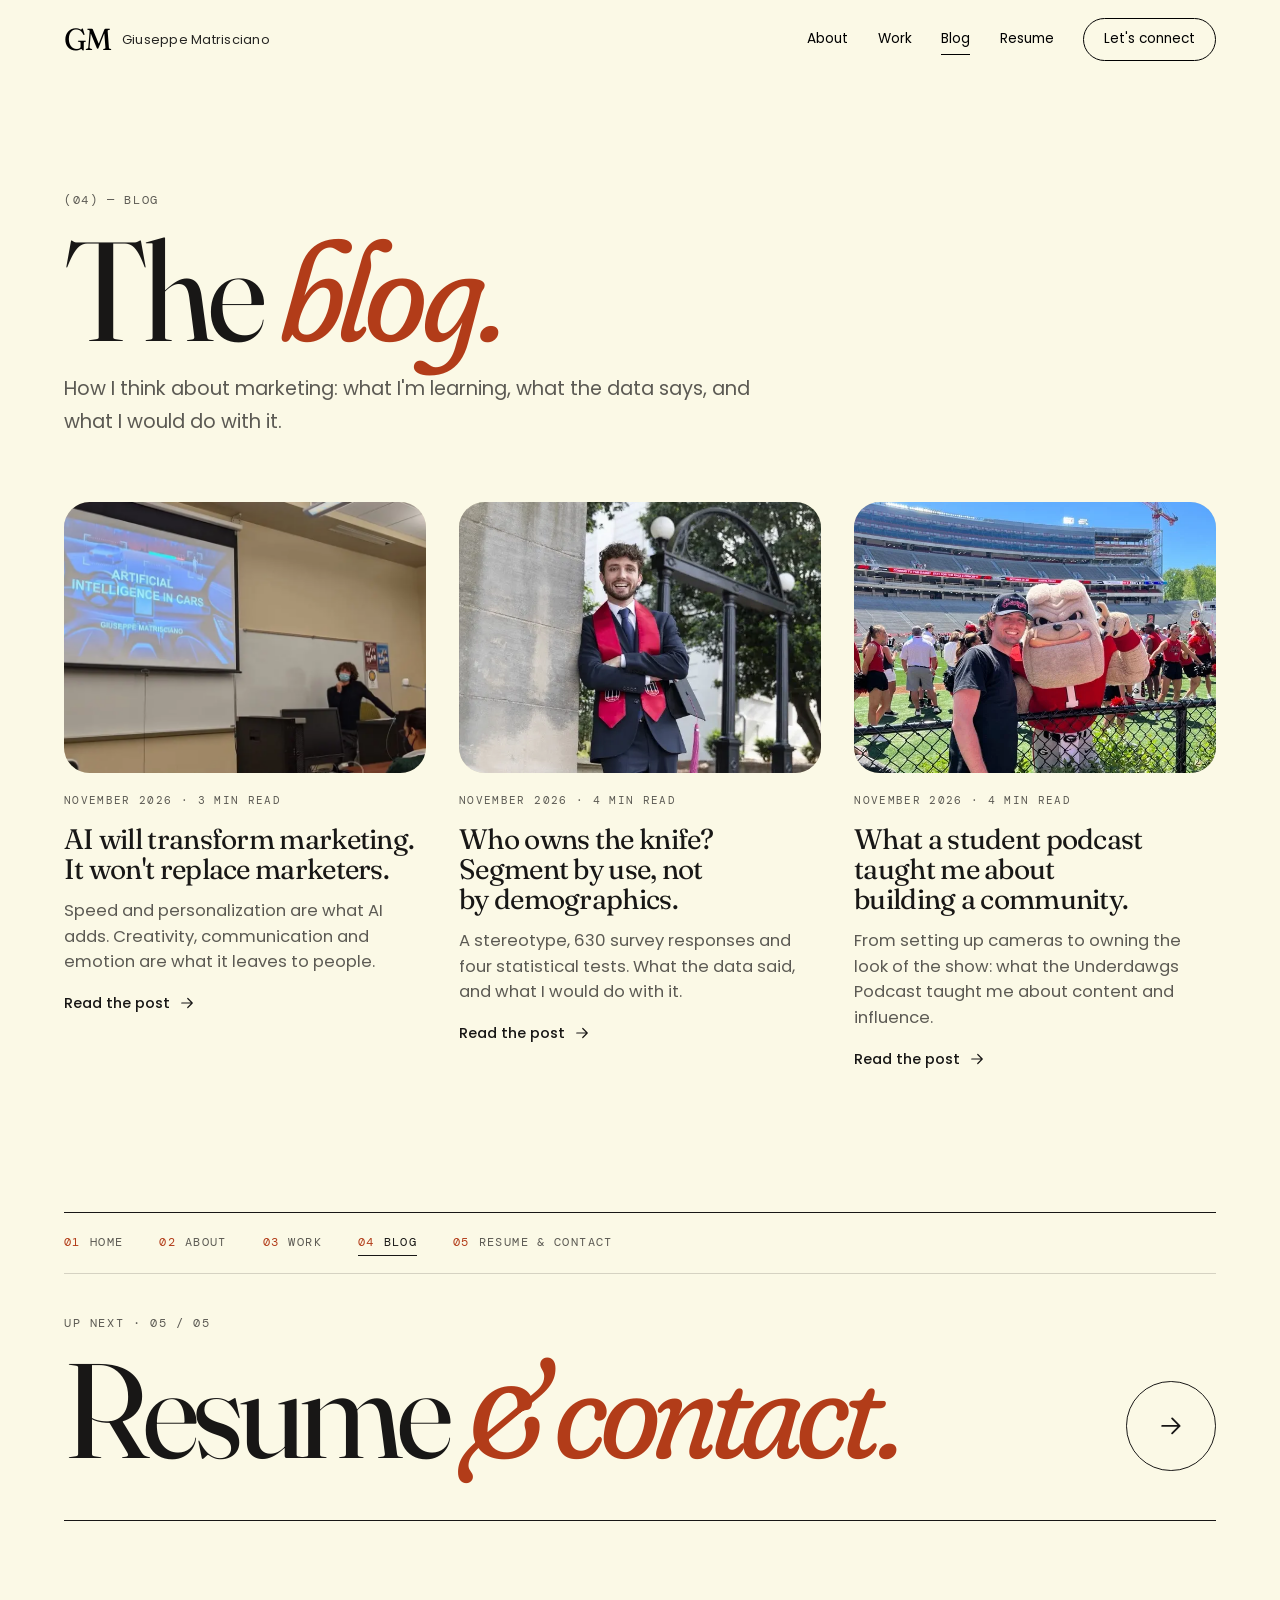
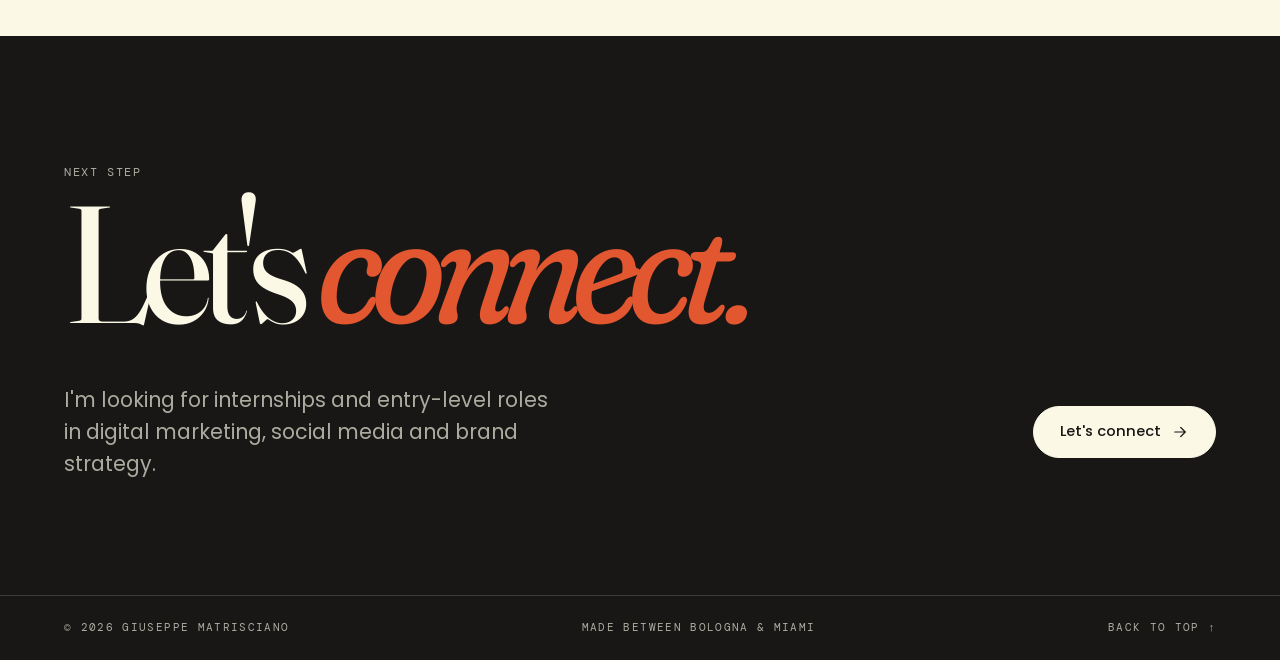
<file: blog.html>
<!DOCTYPE html>
<html lang="en">
<head>
	<meta charset="utf-8">
	<!-- Enforce HTTPS is unavailable on GitHub Pages for now: send http visitors to https -->
	<script>if(location.protocol==="http:"&&location.hostname==="giuseppematrisciano.com")location.replace("https://giuseppematrisciano.com"+location.pathname+location.search+location.hash)</script>
	<title>Blog — Giuseppe Matrisciano</title>
	<meta name="viewport" content="width=device-width, initial-scale=1, viewport-fit=cover">
	<meta name="description" content="Giuseppe Matrisciano's blog: notes on AI in marketing, consumer research and building a community with content.">
	<meta name="theme-color" content="#181716">
	<meta property="og:title" content="Blog — Giuseppe Matrisciano">
	<meta property="og:description" content="Giuseppe Matrisciano's blog: notes on AI in marketing, consumer research and building a community with content.">
	<meta property="og:type" content="website">
	<meta property="og:url" content="https://giuseppematrisciano.com/blog.html">
	<meta property="og:image" content="https://giuseppematrisciano.com/assets/img/giuseppe-matrisciano-share-card.jpg">
	<meta name="twitter:card" content="summary_large_image">
	<link rel="canonical" href="https://giuseppematrisciano.com/blog.html">
	<link rel="icon" type="image/svg+xml" href="assets/img/favicon.svg">
	<link rel="apple-touch-icon" href="assets/img/giuseppe-matrisciano-app-icon.png">
	<link rel="preconnect" href="https://fonts.googleapis.com">
	<link rel="preconnect" href="https://fonts.gstatic.com" crossorigin>
	<link rel="stylesheet" href="https://fonts.googleapis.com/css2?family=DM+Mono:wght@400;500&family=Fraunces:ital,opsz,wght,SOFT,WONK@0,9..144,300..700,0..100,0..1;1,9..144,300..700,0..100,0..1&family=Poppins:wght@300;400;500;600&display=swap">
	<link rel="stylesheet" href="assets/css/style.css?v=41">
	<script>document.documentElement.classList.add("js");</script>
	<!-- Structured data for search engines -->
	<script type="application/ld+json">{"@context":"https://schema.org","@type":"Blog","url":"https://giuseppematrisciano.com/blog.html","name":"Blog — Giuseppe Matrisciano","description":"Giuseppe Matrisciano's blog: notes on AI in marketing, consumer research and building a community with content.","inLanguage":"en","author":{"@type":"Person","@id":"https://giuseppematrisciano.com/#person","name":"Giuseppe Matrisciano","url":"https://giuseppematrisciano.com/","image":"https://giuseppematrisciano.com/assets/img/giuseppe-matrisciano-headshot.webp","sameAs":["https://www.linkedin.com/in/giuseppe-matrisciano/","https://www.instagram.com/chefbeps/"]},"blogPost":[{"@type":"BlogPosting","headline":"AI will transform marketing. It won't replace marketers.","url":"https://giuseppematrisciano.com/blog-ai-will-not-replace-marketers.html"},{"@type":"BlogPosting","headline":"Who owns the knife? Segment by use, not by demographics.","url":"https://giuseppematrisciano.com/blog-segment-by-use-not-demographics.html"},{"@type":"BlogPosting","headline":"What a student podcast taught me about building a community.","url":"https://giuseppematrisciano.com/blog-what-a-student-podcast-taught-me.html"}]}</script>
</head>
<body>

	<a class="skip" href="#main">Skip to content</a>
	<div class="progress" aria-hidden="true"><i></i></div>
	<div class="cursor" aria-hidden="true"><span class="cursor-label"></span></div>

	<!-- Navigation -->
	<header class="nav" id="nav">
		<a class="mark" href="./" aria-label="Giuseppe Matrisciano, home"><span class="mark-gm" aria-hidden="true">GM</span><span class="mark-name">Giuseppe Matrisciano</span></a>
		<nav class="nav-links" aria-label="Pages">
			<a href="about.html">About</a>
			<a href="work.html">Work</a>
			<a href="blog.html" aria-current="page">Blog</a>
			<a href="resume.html">Resume</a>
			<a class="nav-cta" href="resume.html#contact">Let's connect</a>
		</nav>
		<button class="burger" type="button" aria-label="Open menu" aria-expanded="false" aria-controls="menu"><i></i><i></i></button>
	</header>

	<div class="menu" id="menu" hidden>
		<nav aria-label="Mobile pages">
			<a href="./"><span>01</span>Home</a>
			<a href="about.html"><span>02</span>About</a>
			<a href="work.html"><span>03</span>Work</a>
			<a href="blog.html" aria-current="page"><span>04</span>Blog</a>
			<a href="resume.html"><span>05</span>Resume &amp; contact</a>
		</nav>
		<p class="menu-foot">Bologna → Miami</p>
	</div>

	<main id="main">

		<!-- ============ BLOG ============ -->
		<section class="blog sec--cream page-top" id="top">
			<div class="wrap">
				<header class="sec-head">
					<p class="eyebrow rv">(04) — Blog</p>
					<h1 class="display page-title rv">The <em>blog.</em></h1>
					<p class="sec-lede rv">How I think about marketing: what I'm learning, what the data says, and what I would do with it.</p>
				</header>
				<!-- PLACEHOLDER POSTS: three first drafts built from the notes already on the site.
				     Giuseppe rewrites them in his own words. -->
				<div class="posts">
					<article class="post-card rv">
						<a href="blog-ai-will-not-replace-marketers.html" data-cursor="Read">
							<span class="post-card-img"><img src="assets/img/st-petersburg-college-ai-in-cars-presentation-sm.webp" width="900" height="570" loading="lazy" decoding="async" alt="Giuseppe presenting in a classroom next to a slide titled Artificial Intelligence in Cars" style="object-position:50% 30%"></span>
							<span class="post-card-meta">November 2026 · 3 min read</span>
							<h2 class="post-card-title">AI will transform marketing. It won't replace marketers.</h2>
							<span class="post-card-desc">Speed and personalization are what AI adds. Creativity, communication and emotion are what it leaves to people.</span>
							<span class="post-card-more">Read the post<svg viewBox="0 0 24 24" aria-hidden="true"><path d="M5 12h14M13 6l6 6-6 6"/></svg></span>
						</a>
					</article>
					<article class="post-card rv">
						<a href="blog-segment-by-use-not-demographics.html" data-cursor="Read">
							<span class="post-card-img"><img src="assets/img/uga-graduation-arch-sm.webp" width="600" height="900" loading="lazy" decoding="async" alt="Giuseppe smiling beside the Arch at the University of Georgia, wearing a red graduation stole" style="object-position:50% 24%"></span>
							<span class="post-card-meta">November 2026 · 4 min read</span>
							<h2 class="post-card-title">Who owns the knife? Segment by use, not by demographics.</h2>
							<span class="post-card-desc">A stereotype, 630 survey responses and four statistical tests. What the data said, and what I would do with it.</span>
							<span class="post-card-more">Read the post<svg viewBox="0 0 24 24" aria-hidden="true"><path d="M5 12h14M13 6l6 6-6 6"/></svg></span>
						</a>
					</article>
					<article class="post-card rv">
						<a href="blog-what-a-student-podcast-taught-me.html" data-cursor="Read">
							<span class="post-card-img"><img src="assets/img/uga-hairy-dawg-sanford-stadium-sm.webp" width="675" height="900" loading="lazy" decoding="async" alt="Giuseppe in a Georgia cap next to Hairy Dawg, the University of Georgia mascot, at Sanford Stadium" style="object-position:50% 34%"></span>
							<span class="post-card-meta">November 2026 · 4 min read</span>
							<h2 class="post-card-title">What a student podcast taught me about building a community.</h2>
							<span class="post-card-desc">From setting up cameras to owning the look of the show: what the Underdawgs Podcast taught me about content and influence.</span>
							<span class="post-card-more">Read the post<svg viewBox="0 0 24 24" aria-hidden="true"><path d="M5 12h14M13 6l6 6-6 6"/></svg></span>
						</a>
					</article>
				</div>
			</div>
		</section>

		<!-- ============ NEXT PAGE ============ -->
		<nav class="pager sec--cream" aria-label="Continue through the site">
			<div class="wrap">
				<ol class="pager-steps rv">
					<li><a href="./"><span>01</span>Home</a></li>
					<li><a href="about.html"><span>02</span>About</a></li>
					<li><a href="work.html"><span>03</span>Work</a></li>
					<li><a href="blog.html" aria-current="page"><span>04</span>Blog</a></li>
					<li><a href="resume.html"><span>05</span>Resume &amp; contact</a></li>
				</ol>
				<a class="pager-next rv" href="resume.html" rel="next" data-cursor="Next">
					<span class="eyebrow">Up next · 05 / 05</span>
					<span class="pager-title">Resume <em>&amp; contact.</em></span>
					<span class="pager-go" aria-hidden="true"><svg viewBox="0 0 24 24"><path d="M5 12h14M13 6l6 6-6 6"/></svg></span>
				</a>
			</div>
		</nav>

		<!-- ============ NEXT STEP ============ -->
		<section class="cta-band sec--dark" aria-labelledby="cta-t">
			<div class="wrap">
				<p class="eyebrow rv">Next step</p>
				<h2 class="contact-title rv" id="cta-t">Let's <em>connect.</em></h2>
				<div class="cta-band-row rv">
					<p class="lead">I'm looking for internships and entry-level roles in digital marketing, social media and brand strategy.</p>
					<a class="btn btn--solid" href="resume.html#contact" data-magnetic><span>Let's connect</span><svg viewBox="0 0 24 24" aria-hidden="true"><path d="M5 12h14M13 6l6 6-6 6"/></svg></a>
				</div>
			</div>

			<footer class="foot">
				<div class="wrap foot-inner">
					<p>© <span id="year">2026</span> Giuseppe Matrisciano</p>
					<p class="foot-made">
						<svg class="ico" viewBox="1 2 14 21" aria-hidden="true"><path d="M2.75 22h10.5"/><path d="M4.1 22L2.95 14.4Q2.82 13.55 3.67 13.42L5.45 13.15Q6.3 13.02 6.43 13.87L7.6 22"/><path d="M8.9 22l.35-14.9"/><path d="M12.1 22l-.35-14.9"/><rect x="8.5" y="5.5" width="4" height="1.6" rx=".55"/><path d="M9.7 5.5V4.8a.8.8 0 0 1 1.6 0v.7"/><path d="M10.5 4V3.3"/></svg>
						<span>Made between Bologna &amp; Miami</span>
						<svg class="ico" viewBox="1 2 14 21" aria-hidden="true"><path d="M3.5 22h9"/><path d="M7.4 22c-.4-3.6.2-7.6 1.8-11.4"/><path d="M9.2 10.6C7.8 8.6 4.6 8.4 2.6 11.4"/><path d="M9.2 10.6C8.8 7.8 6 4.8 3.6 6"/><path d="M9.2 10.6C9.6 7.8 11.4 4.6 13.8 5.6"/><path d="M9.2 10.6C10.6 8.6 13.2 8.8 14.2 11.8"/></svg>
					</p>
					<a href="#top">Back to top ↑</a>
				</div>
			</footer>
		</section>

	</main>

	<div class="toast" id="toast" role="status" aria-live="polite"></div>

	<script src="assets/js/main.js?v=14" defer></script>
</body>
</html>
</file>
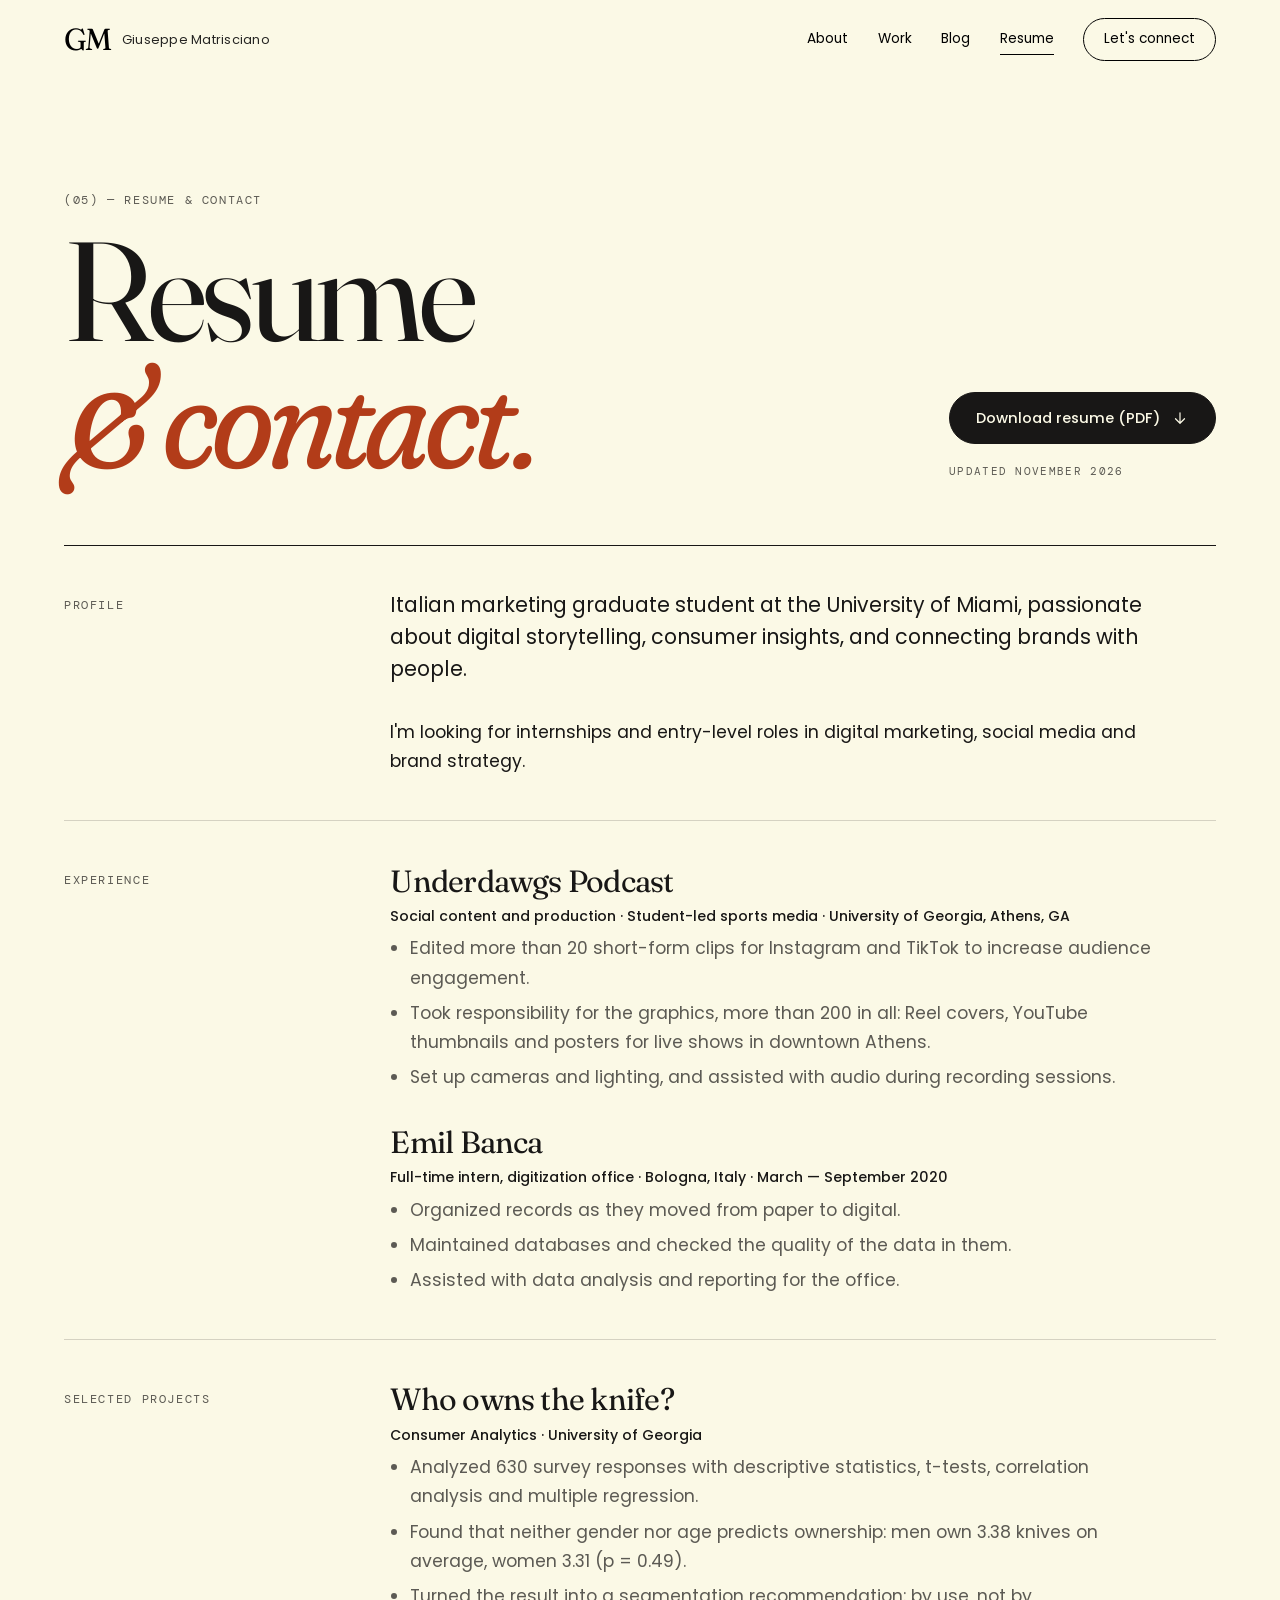
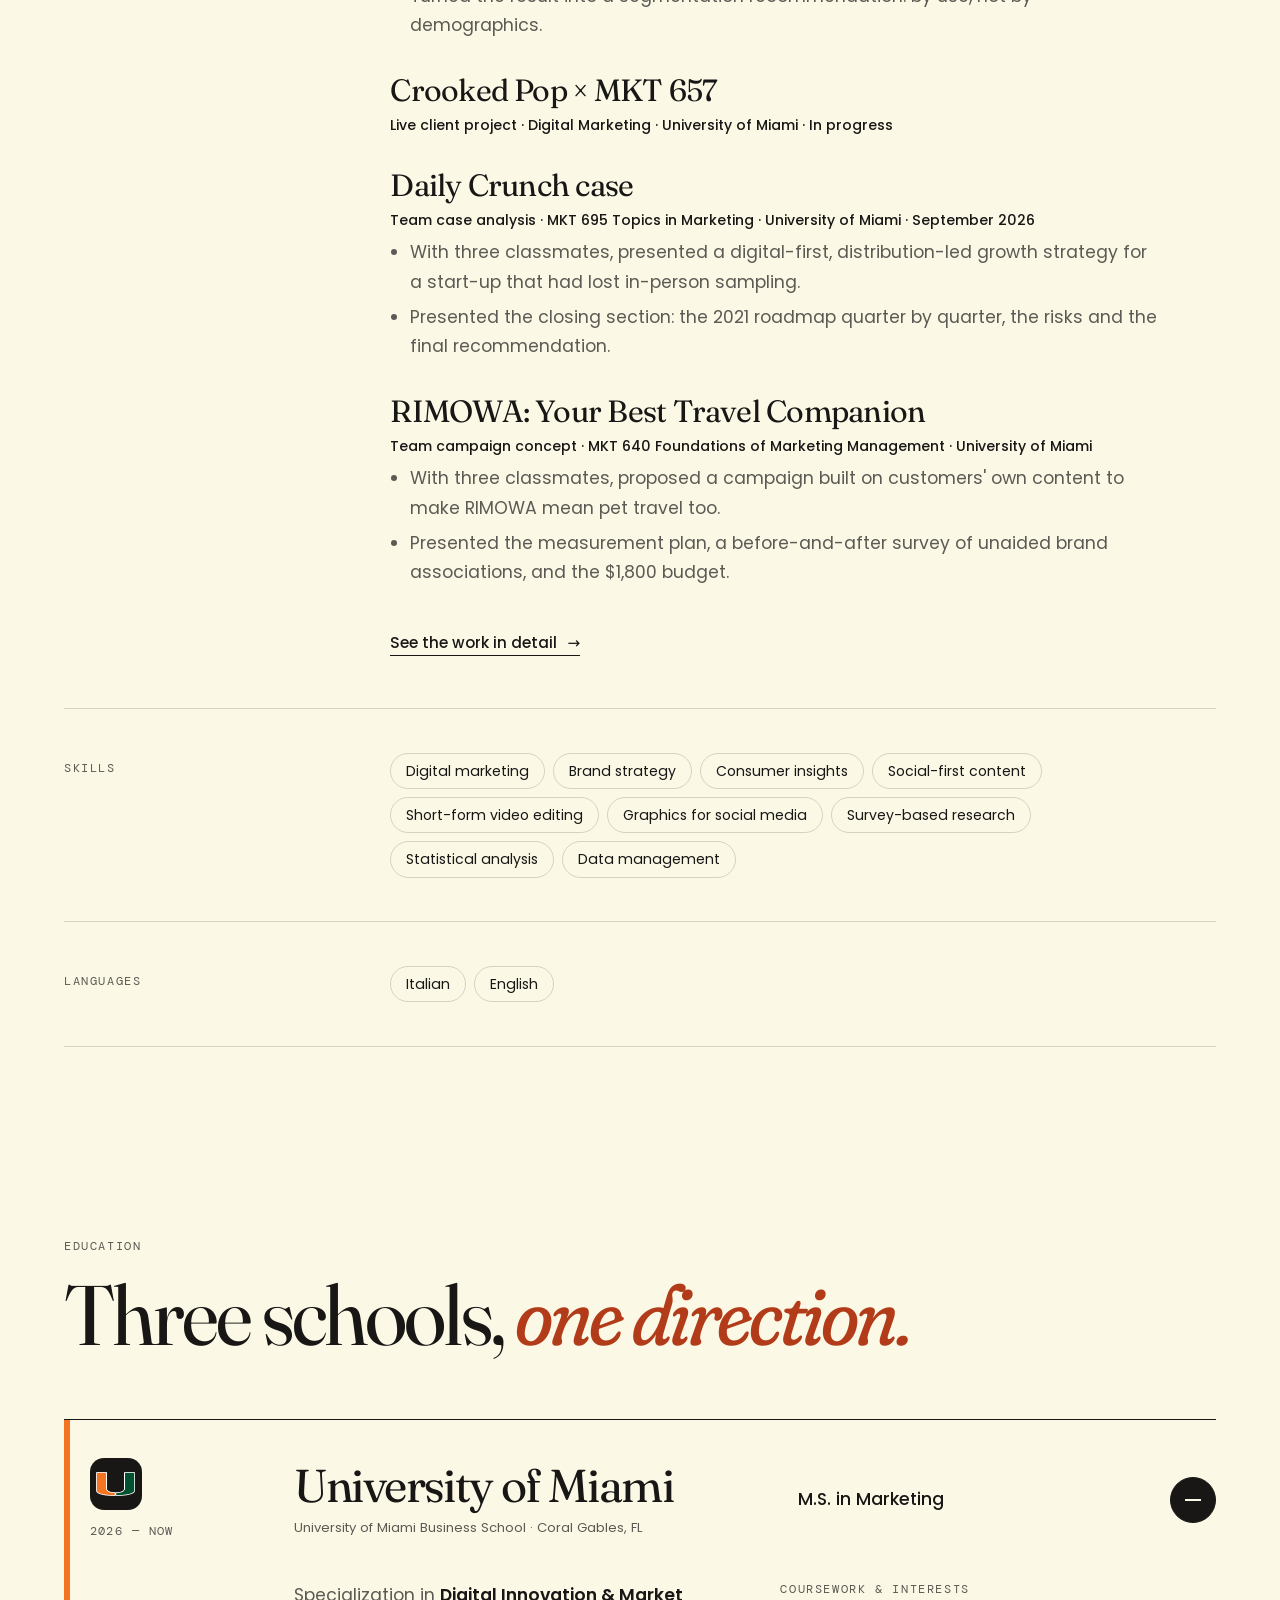
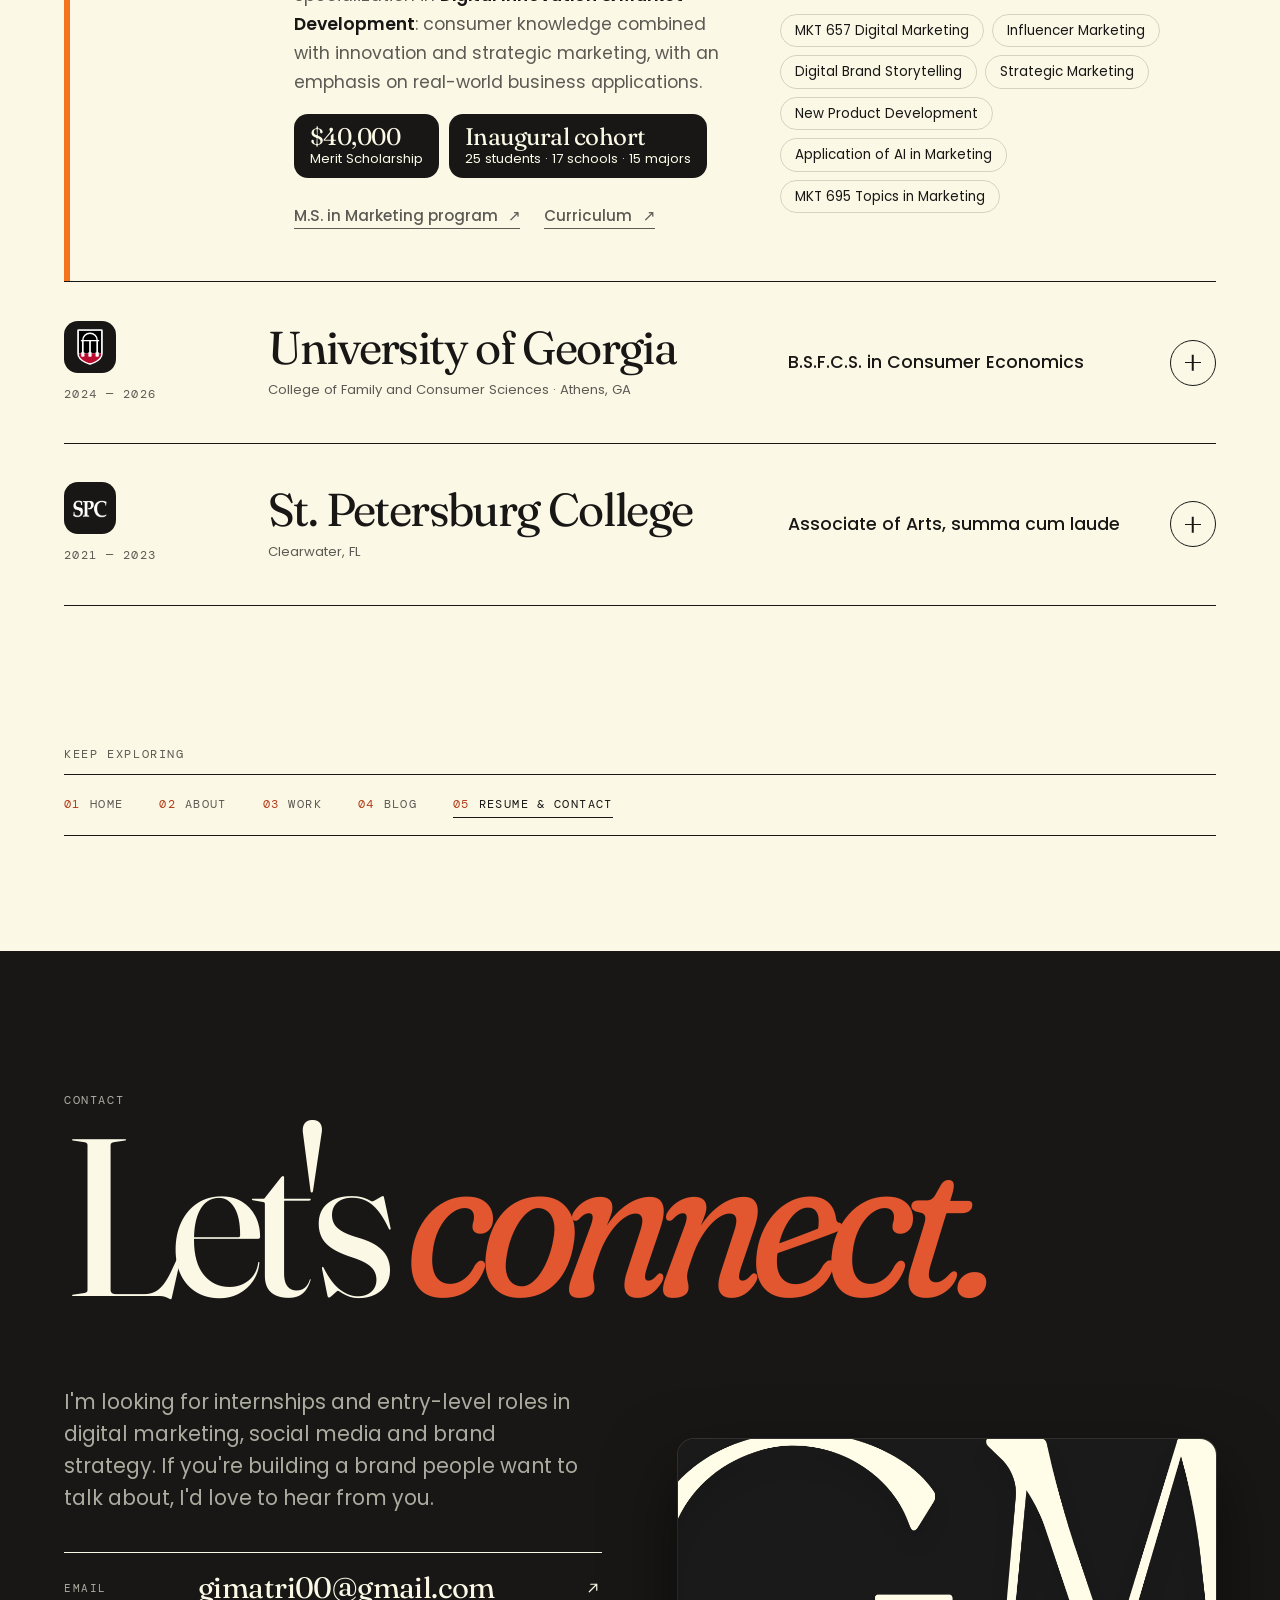
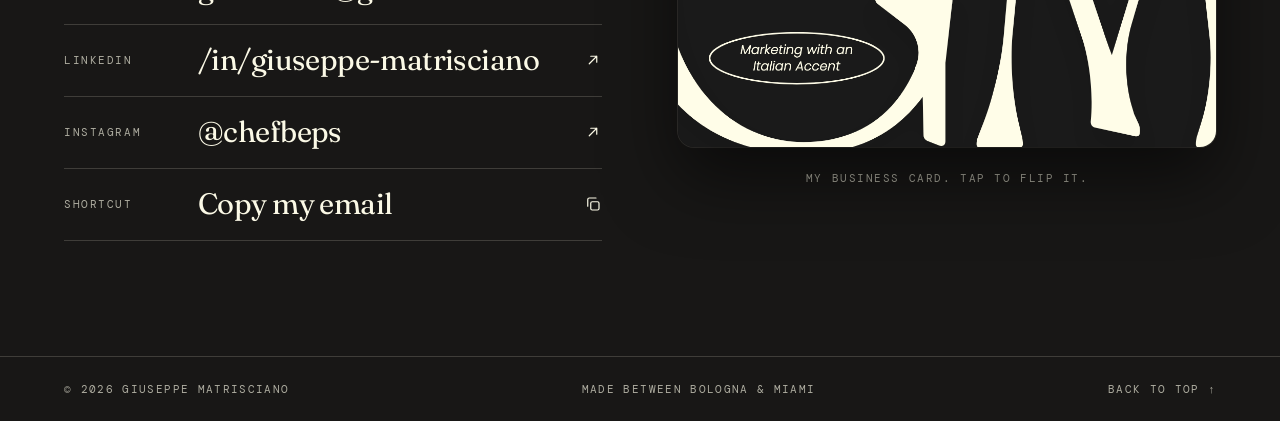
<file: resume.html>
<!DOCTYPE html>
<html lang="en">
<head>
	<meta charset="utf-8">
	<!-- Enforce HTTPS is unavailable on GitHub Pages for now: send http visitors to https -->
	<script>if(location.protocol==="http:"&&location.hostname==="giuseppematrisciano.com")location.replace("https://giuseppematrisciano.com"+location.pathname+location.search+location.hash)</script>
	<title>Resume &amp; Contact — Giuseppe Matrisciano</title>
	<meta name="viewport" content="width=device-width, initial-scale=1, viewport-fit=cover">
	<meta name="description" content="Resume and contact details for Giuseppe Matrisciano, M.S. in Marketing candidate at the University of Miami.">
	<meta name="theme-color" content="#181716">
	<meta property="og:title" content="Resume &amp; Contact — Giuseppe Matrisciano">
	<meta property="og:description" content="Resume and contact details for Giuseppe Matrisciano, M.S. in Marketing candidate at the University of Miami.">
	<meta property="og:type" content="website">
	<meta property="og:url" content="https://giuseppematrisciano.com/resume.html">
	<meta property="og:image" content="https://giuseppematrisciano.com/assets/img/giuseppe-matrisciano-share-card.jpg">
	<meta name="twitter:card" content="summary_large_image">
	<link rel="canonical" href="https://giuseppematrisciano.com/resume.html">
	<link rel="icon" type="image/svg+xml" href="assets/img/favicon.svg">
	<link rel="apple-touch-icon" href="assets/img/giuseppe-matrisciano-app-icon.png">
	<link rel="preconnect" href="https://fonts.googleapis.com">
	<link rel="preconnect" href="https://fonts.gstatic.com" crossorigin>
	<link rel="stylesheet" href="https://fonts.googleapis.com/css2?family=DM+Mono:wght@400;500&family=Fraunces:ital,opsz,wght,SOFT,WONK@0,9..144,300..700,0..100,0..1;1,9..144,300..700,0..100,0..1&family=Poppins:wght@300;400;500;600&display=swap">
	<link rel="stylesheet" href="assets/css/style.css?v=41">
	<script>document.documentElement.classList.add("js");</script>
</head>
<body>

	<a class="skip" href="#main">Skip to content</a>
	<div class="progress" aria-hidden="true"><i></i></div>
	<div class="cursor" aria-hidden="true"><span class="cursor-label"></span></div>

	<!-- Navigation -->
	<header class="nav" id="nav">
		<a class="mark" href="./" aria-label="Giuseppe Matrisciano, home"><span class="mark-gm" aria-hidden="true">GM</span><span class="mark-name">Giuseppe Matrisciano</span></a>
		<nav class="nav-links" aria-label="Pages">
			<a href="about.html">About</a>
			<a href="work.html">Work</a>
			<a href="blog.html">Blog</a>
			<a href="resume.html" aria-current="page">Resume</a>
			<a class="nav-cta" href="resume.html#contact">Let's connect</a>
		</nav>
		<button class="burger" type="button" aria-label="Open menu" aria-expanded="false" aria-controls="menu"><i></i><i></i></button>
	</header>

	<div class="menu" id="menu" hidden>
		<nav aria-label="Mobile pages">
			<a href="./"><span>01</span>Home</a>
			<a href="about.html"><span>02</span>About</a>
			<a href="work.html"><span>03</span>Work</a>
			<a href="blog.html"><span>04</span>Blog</a>
			<a href="resume.html" aria-current="page"><span>05</span>Resume &amp; contact</a>
		</nav>
		<p class="menu-foot">Bologna → Miami</p>
	</div>

	<main id="main">

		<!-- ============ RESUME ============ -->
		<!-- PLACEHOLDER RESUME: built from the facts already on the site. Replace the text below and
		     the PDF in assets/docs/ with Giuseppe's real resume. -->
		<section class="resume sec--cream page-top" id="top">
			<div class="wrap">
				<header class="sec-head sec-head--row">
					<div>
						<p class="eyebrow rv">(05) — Resume &amp; contact</p>
						<h1 class="display page-title rv">Resume <em>&amp; contact.</em></h1>
					</div>
					<div class="resume-dl rv">
						<a class="btn btn--solid" href="assets/docs/giuseppe-matrisciano-resume.pdf" download data-magnetic><span>Download resume (PDF)</span><svg viewBox="0 0 24 24" aria-hidden="true"><path d="M12 5v14M6 13l6 6 6-6"/></svg></a>
						<p class="resume-note">Updated November 2026</p>
					</div>
				</header>

				<div class="resume-grid">
					<section class="resume-block rv" aria-labelledby="r-profile">
						<h2 class="resume-h" id="r-profile">Profile</h2>
						<div class="resume-body">
							<p class="lead">Italian marketing graduate student at the University of Miami, passionate about digital storytelling, consumer insights, and connecting brands with people.</p>
							<p>I'm looking for internships and entry-level roles in digital marketing, social media and brand strategy.</p>
						</div>
					</section>

					<section class="resume-block rv" aria-labelledby="r-exp">
						<h2 class="resume-h" id="r-exp">Experience</h2>
						<div class="resume-body">
							<article class="resume-item">
								<h3>Underdawgs Podcast</h3>
								<p class="resume-meta">Social content and production · Student-led sports media · University of Georgia, Athens, GA</p>
								<ul>
									<li>Edited more than 20 short-form clips for Instagram and TikTok to increase audience engagement.</li>
									<li>Took responsibility for the graphics, more than 200 in all: Reel covers, YouTube thumbnails and posters for live shows in downtown Athens.</li>
									<li>Set up cameras and lighting, and assisted with audio during recording sessions.</li>
								</ul>
							</article>
							<article class="resume-item">
								<h3>Emil Banca</h3>
								<p class="resume-meta">Full-time intern, digitization office · Bologna, Italy · March — September 2020</p>
								<ul>
									<li>Organized records as they moved from paper to digital.</li>
									<li>Maintained databases and checked the quality of the data in them.</li>
									<li>Assisted with data analysis and reporting for the office.</li>
								</ul>
							</article>
						</div>
					</section>

					<section class="resume-block rv" aria-labelledby="r-proj">
						<h2 class="resume-h" id="r-proj">Selected projects</h2>
						<div class="resume-body">
							<article class="resume-item">
								<h3>Who owns the knife?</h3>
								<p class="resume-meta">Consumer Analytics · University of Georgia</p>
								<ul>
									<li>Analyzed 630 survey responses with descriptive statistics, t-tests, correlation analysis and multiple regression.</li>
									<li>Found that neither gender nor age predicts ownership: men own 3.38 knives on average, women 3.31 (p = 0.49).</li>
									<li>Turned the result into a segmentation recommendation: by use, not by demographics.</li>
								</ul>
							</article>
							<article class="resume-item">
								<h3>Crooked Pop × MKT 657</h3>
								<p class="resume-meta">Live client project · Digital Marketing · University of Miami · In progress</p>
							</article>
							<article class="resume-item">
								<h3>Daily Crunch case</h3>
								<p class="resume-meta">Team case analysis · MKT 695 Topics in Marketing · University of Miami · September 2026</p>
								<ul>
									<li>With three classmates, presented a digital-first, distribution-led growth strategy for a start-up that had lost in-person sampling.</li>
									<li>Presented the closing section: the 2021 roadmap quarter by quarter, the risks and the final recommendation.</li>
								</ul>
							</article>
							<article class="resume-item">
								<h3>RIMOWA: Your Best Travel Companion</h3>
								<p class="resume-meta">Team campaign concept · MKT 640 Foundations of Marketing Management · University of Miami</p>
								<ul>
									<li>With three classmates, proposed a campaign built on customers' own content to make RIMOWA mean pet travel too.</li>
									<li>Presented the measurement plan, a before-and-after survey of unaided brand associations, and the $1,800 budget.</li>
								</ul>
							</article>
							<p><a class="textlink" href="work.html">See the work in detail</a></p>
						</div>
					</section>

					<section class="resume-block rv" aria-labelledby="r-skills">
						<h2 class="resume-h" id="r-skills">Skills</h2>
						<div class="resume-body">
							<ul class="skills">
								<li>Digital marketing</li>
								<li>Brand strategy</li>
								<li>Consumer insights</li>
								<li>Social-first content</li>
								<li>Short-form video editing</li>
								<li>Graphics for social media</li>
								<li>Survey-based research</li>
								<li>Statistical analysis</li>
								<li>Data management</li>
							</ul>
						</div>
					</section>

					<section class="resume-block rv" aria-labelledby="r-lang">
						<h2 class="resume-h" id="r-lang">Languages</h2>
						<div class="resume-body">
							<ul class="skills">
								<li>Italian</li>
								<li>English</li>
							</ul>
						</div>
					</section>
				</div>
			</div>
		</section>

		<!-- ============ EDUCATION ============ -->
		<section class="edu sec--cream" id="education">
			<div class="wrap">
				<header class="sec-head">
					<p class="eyebrow rv">Education</p>
					<h2 class="display rv">Three schools, <em>one direction.</em></h2>
				</header>

				<div class="acc">
					<article class="acc-item is-open rv" style="--acc:var(--cane)">
						<h3><button type="button" aria-expanded="true" aria-controls="edu-um" id="edu-um-b">
							<span class="acc-years"><span class="acc-logo acc-logo--um"><img src="assets/img/university-of-miami-logo.png" width="608" height="376" decoding="async" alt="University of Miami logo"></span>2026 — now</span>
							<span class="acc-school">University of Miami<small>University of Miami Business School · Coral Gables, FL</small></span>
							<span class="acc-degree">M.S. in Marketing</span>
							<span class="acc-plus" aria-hidden="true"></span>
						</button></h3>
						<div class="acc-panel" id="edu-um" role="region" aria-labelledby="edu-um-b"><div class="acc-inner">
							<div>
								<p>Specialization in <strong>Digital Innovation &amp; Market Development</strong>: consumer knowledge combined with innovation and strategic marketing, with an emphasis on real-world business applications.</p>
								<ul class="badges">
									<li><b>$40,000</b> Merit Scholarship</li>
									<li><b>Inaugural cohort</b> 25 students · 17 schools · 15 majors</li>
								</ul>
								<p class="acc-links"><a class="textlink" href="https://www.mbs.miami.edu/graduate/find-and-compare-programs/marketing/index.html" target="_blank" rel="noopener">M.S. in Marketing program</a><a class="textlink" href="https://bulletin.miami.edu/graduate-academic-programs/business/specialized-master-degrees/marketing-ms/" target="_blank" rel="noopener">Curriculum</a></p>
							</div>
							<div>
								<p class="eyebrow">Coursework &amp; interests</p>
								<ul class="courses">
									<li>MKT 657 Digital Marketing</li>
									<li>Influencer Marketing</li>
									<li>Digital Brand Storytelling</li>
									<li>Strategic Marketing</li>
									<li>New Product Development</li>
									<li>Application of AI in Marketing</li>
								<li>MKT 695 Topics in Marketing</li>
								</ul>
							</div>
						</div></div>
					</article>

					<article class="acc-item rv" style="--acc:var(--dawg)">
						<h3><button type="button" aria-expanded="false" aria-controls="edu-uga" id="edu-uga-b">
							<span class="acc-years"><span class="acc-logo acc-logo--uga"><img src="assets/img/university-of-georgia-mark.svg" width="114" height="164" decoding="async" alt="University of Georgia logo"></span>2024 — 2026</span>
							<span class="acc-school">University of Georgia<small>College of Family and Consumer Sciences · Athens, GA</small></span>
							<span class="acc-degree">B.S.F.C.S. in Consumer Economics</span>
							<span class="acc-plus" aria-hidden="true"></span>
						</button></h3>
						<div class="acc-panel" id="edu-uga" role="region" aria-labelledby="edu-uga-b"><div class="acc-inner">
							<div>
								<p>Consumer Economics is the study of how people make decisions about money, products and services, and how businesses, markets and policies affect those decisions. Graduated May 2026.</p>
								<ul class="badges">
									<li><b>3.93</b> GPA in the major</li>
									<li><b>Dean's List</b> Fall 2025</li>
								</ul>
								<p class="acc-links"><a class="textlink" href="https://www.fcs.uga.edu/fhce/consumer-economics" target="_blank" rel="noopener">Consumer Economics at UGA</a></p>
							</div>
							<div>
								<p class="eyebrow">Selected coursework</p>
								<ul class="courses">
									<li>Consumer Analytics: Evidence-Based Strategy</li>
									<li>Consumer Decision Making</li>
									<li>Consumer Economics Theory</li>
									<li>Behavioral Economics &amp; Financial Planning</li>
									<li>Consumer Well-Being</li>
									<li>Women in the Global Economy</li>
									<li>Capstone in Consumer Economics</li>
								</ul>
							</div>
						</div></div>
					</article>

					<article class="acc-item rv" style="--acc:var(--gulf)">
						<h3><button type="button" aria-expanded="false" aria-controls="edu-spc" id="edu-spc-b">
							<span class="acc-years"><span class="acc-logo acc-logo--spc"><img src="assets/img/st-petersburg-college-logo-white.png" width="440" height="228" decoding="async" alt="St. Petersburg College logo"></span>2021 — 2023</span>
							<span class="acc-school">St. Petersburg College<small>Clearwater, FL</small></span>
							<span class="acc-degree">Associate of Arts, summa cum laude</span>
							<span class="acc-plus" aria-hidden="true"></span>
						</button></h3>
						<div class="acc-panel" id="edu-spc" role="region" aria-labelledby="edu-spc-b"><div class="acc-inner">
							<div>
								<p>My first two years in the United States, in two steps, before transferring to the University of Georgia.</p>
								<p><strong>August — December 2021</strong><br>Intensive English Program, at the International Language Institute.</p>
								<p><strong>January 2022 — December 2023</strong><br>Associate of Arts, summa cum laude: a full business and liberal arts foundation.</p>
								<ul class="badges">
									<li><b>Summa</b> cum laude</li>
									<li><b>4.00</b> GPA on transfer credits</li>
								</ul>
								<p class="acc-links"><a class="textlink" href="https://www.spcollege.edu/" target="_blank" rel="noopener">St. Petersburg College</a><a class="textlink" href="https://www.spcollege.edu/friends-partners/community-resources/international-language-institute/intensive-english-program" target="_blank" rel="noopener">Intensive English Program</a></p>
							</div>
							<div>
								<p class="eyebrow">Selected coursework</p>
								<ul class="courses">
									<li>Principles of Marketing</li>
									<li>Introduction to Business</li>
									<li>Macro &amp; Microeconomics</li>
									<li>Statistics</li>
									<li>Financial &amp; Managerial Accounting</li>
									<li>Public Speaking</li>
									<li>Art History</li>
								</ul>
							</div>
						</div></div>
					</article>
				</div>
			</div>
		</section>

		<!-- ============ PAGES ============ -->
		<nav class="pager pager--end sec--cream" aria-label="Continue through the site">
			<div class="wrap">
				<p class="eyebrow rv">Keep exploring</p>
				<ol class="pager-steps rv">
					<li><a href="./"><span>01</span>Home</a></li>
					<li><a href="about.html"><span>02</span>About</a></li>
					<li><a href="work.html"><span>03</span>Work</a></li>
					<li><a href="blog.html"><span>04</span>Blog</a></li>
					<li><a href="resume.html" aria-current="page"><span>05</span>Resume &amp; contact</a></li>
				</ol>
			</div>
		</nav>

		<!-- ============ CONTACT ============ -->
		<section class="contact sec--dark" id="contact">
			<div class="wrap">
				<p class="eyebrow rv">Contact</p>
				<h2 class="contact-title rv">Let's <em>connect.</em></h2>

				<div class="contact-grid">
					<div class="contact-copy rv">
						<p class="lead">I'm looking for internships and entry-level roles in digital marketing, social media and brand strategy. If you're building a brand people want to talk about, I'd love to hear from you.</p>
						<ul class="links">
							<li><a href="mailto:gimatri00@gmail.com" data-cursor="Write"><span>Email</span><b>gimatri00@gmail.com</b><svg viewBox="0 0 24 24" aria-hidden="true"><path d="M7 17L17 7M9 7h8v8"/></svg></a></li>
							<li><a href="https://www.linkedin.com/in/giuseppe-matrisciano/" target="_blank" rel="noopener" data-cursor="Open"><span>LinkedIn</span><b>/in/giuseppe-matrisciano</b><svg viewBox="0 0 24 24" aria-hidden="true"><path d="M7 17L17 7M9 7h8v8"/></svg></a></li>
							<li><a href="https://www.instagram.com/chefbeps/" target="_blank" rel="noopener" data-cursor="Open"><span>Instagram</span><b>@chefbeps</b><svg viewBox="0 0 24 24" aria-hidden="true"><path d="M7 17L17 7M9 7h8v8"/></svg></a></li>
							<li><button type="button" id="copy-email" data-cursor="Copy"><span>Shortcut</span><b>Copy my email</b><svg viewBox="0 0 24 24" aria-hidden="true"><rect x="9" y="9" width="11" height="11" rx="2"/><path d="M5 15V6a2 2 0 0 1 2-2h9"/></svg></button></li>
						</ul>
					</div>

					<div class="bizcard-wrap rv">
						<button class="bizcard" type="button" id="bizcard" aria-label="Business card. Press to flip." aria-pressed="false" data-cursor="Flip">
							<span class="bizcard-inner">
								<img class="bizcard-face bizcard-front" src="assets/img/giuseppe-matrisciano-business-card-front.png" width="1050" height="600" loading="lazy" alt="Business card front: GM monogram with the line Marketing with an Italian Accent">
								<img class="bizcard-face bizcard-back" src="assets/img/giuseppe-matrisciano-business-card-back.png" width="1050" height="600" loading="lazy" alt="Business card back: Giuseppe Matrisciano, Digital Marketing and Brand Storytelling, email and LinkedIn">
							</span>
						</button>
						<p class="bizcard-hint">My business card. Tap to flip it.</p>
					</div>
				</div>
			</div>

			<footer class="foot">
				<div class="wrap foot-inner">
					<p>© <span id="year">2026</span> Giuseppe Matrisciano</p>
					<p class="foot-made">
						<svg class="ico" viewBox="1 2 14 21" aria-hidden="true"><path d="M2.75 22h10.5"/><path d="M4.1 22L2.95 14.4Q2.82 13.55 3.67 13.42L5.45 13.15Q6.3 13.02 6.43 13.87L7.6 22"/><path d="M8.9 22l.35-14.9"/><path d="M12.1 22l-.35-14.9"/><rect x="8.5" y="5.5" width="4" height="1.6" rx=".55"/><path d="M9.7 5.5V4.8a.8.8 0 0 1 1.6 0v.7"/><path d="M10.5 4V3.3"/></svg>
						<span>Made between Bologna &amp; Miami</span>
						<svg class="ico" viewBox="1 2 14 21" aria-hidden="true"><path d="M3.5 22h9"/><path d="M7.4 22c-.4-3.6.2-7.6 1.8-11.4"/><path d="M9.2 10.6C7.8 8.6 4.6 8.4 2.6 11.4"/><path d="M9.2 10.6C8.8 7.8 6 4.8 3.6 6"/><path d="M9.2 10.6C9.6 7.8 11.4 4.6 13.8 5.6"/><path d="M9.2 10.6C10.6 8.6 13.2 8.8 14.2 11.8"/></svg>
					</p>
					<a href="#top">Back to top ↑</a>
				</div>
			</footer>
		</section>

	</main>

	<div class="toast" id="toast" role="status" aria-live="polite"></div>

	<script src="assets/js/main.js?v=14" defer></script>
</body>
</html>
</file>
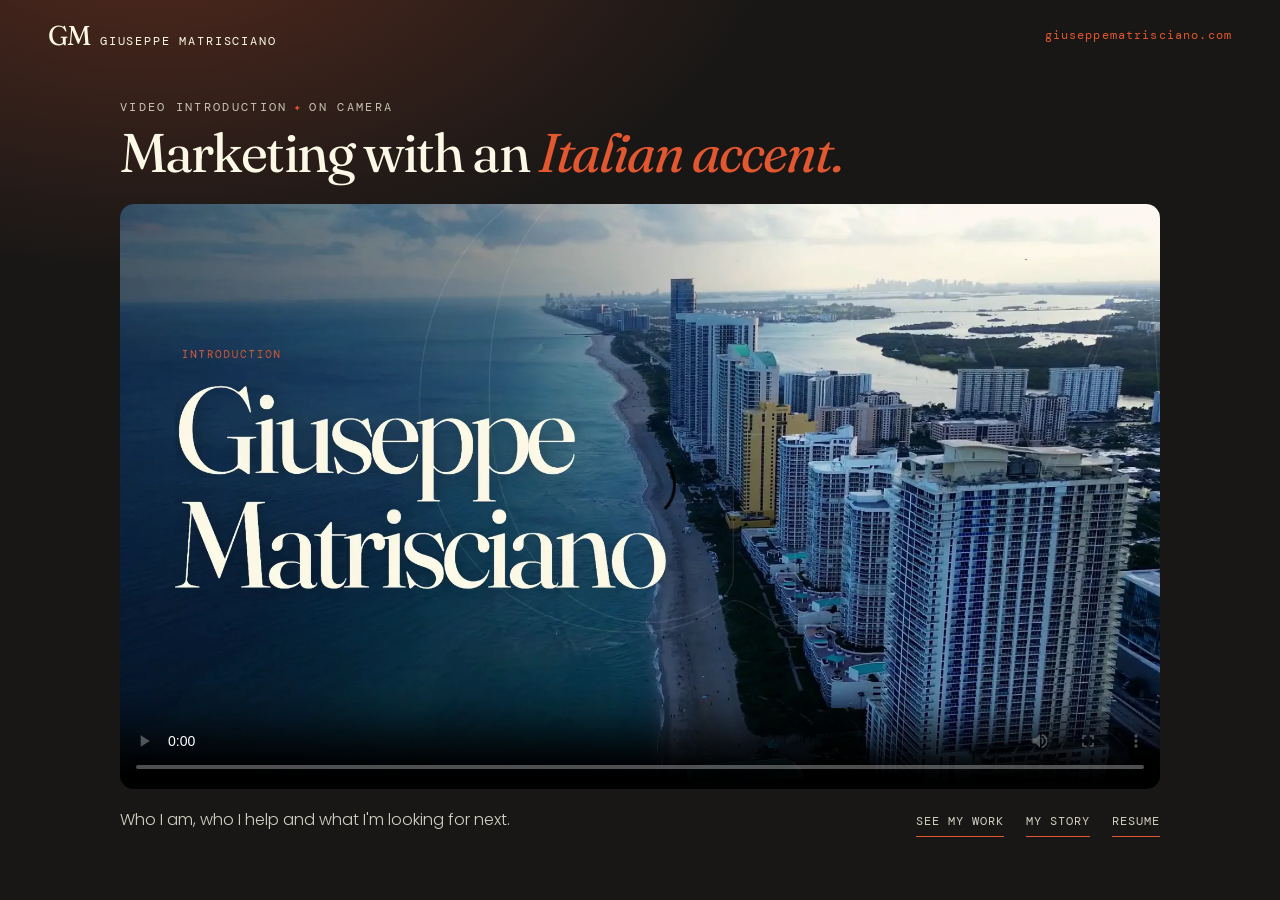
<file: video.html>
<!DOCTYPE html>
<html lang="en">
<head>
	<meta charset="utf-8">
	<!-- Enforce HTTPS is unavailable on GitHub Pages for now: send http visitors to https -->
	<script>if(location.protocol==="http:"&&location.hostname==="giuseppematrisciano.com")location.replace("https://giuseppematrisciano.com"+location.pathname+location.search+location.hash)</script>
	<!-- The on-camera introduction on a page of its own, to share as a link: LinkedIn cannot make a preview of the video file itself
	     (…/on-camera-introduction.mp4), so Featured gets this address instead. The page stands alone, with its own few styles.
	     The video is the same file the home page plays, linked without "?v=" so it never points to an old version.
	     The preview picture is written by .claude/brief-src/make_video_card.py. -->
	<title>Video introduction — Giuseppe Matrisciano</title>
	<meta name="viewport" content="width=device-width, initial-scale=1, viewport-fit=cover">
	<meta name="description" content="Giuseppe Matrisciano introduces himself on camera: who he is, who he helps, his five years from Bologna to Miami and the roles he is looking for.">
	<meta name="theme-color" content="#181716">
	<meta property="og:title" content="Giuseppe Matrisciano — Video introduction">
	<meta property="og:description" content="Marketing with an Italian accent. Who I am, who I help and what I'm looking for next, on camera.">
	<meta property="og:type" content="video.other">
	<meta property="og:url" content="https://giuseppematrisciano.com/video.html">
	<meta property="og:image" content="https://giuseppematrisciano.com/assets/img/giuseppe-matrisciano-video-introduction.jpg">
	<meta property="og:image:width" content="1200">
	<meta property="og:image:height" content="630">
	<meta name="twitter:card" content="summary_large_image">
	<link rel="canonical" href="https://giuseppematrisciano.com/video.html">
	<link rel="icon" type="image/svg+xml" href="assets/img/favicon.svg">
	<link rel="apple-touch-icon" href="assets/img/giuseppe-matrisciano-app-icon.png">
	<link rel="preconnect" href="https://fonts.googleapis.com">
	<link rel="preconnect" href="https://fonts.gstatic.com" crossorigin>
	<link rel="stylesheet" href="https://fonts.googleapis.com/css2?family=DM+Mono:wght@400;500&family=Fraunces:ital,opsz,wght@0,9..144,400;1,9..144,400&family=Poppins:wght@300;400&display=swap">
	<style>
		:root { --ink: #181716; --cream: #fbf9e6; --rosso: #e2572f; }
		* { box-sizing: border-box; margin: 0; padding: 0; }
		html { background: var(--ink); color: var(--cream); font: 300 1rem/1.6 "Poppins", system-ui, sans-serif; }
		body { min-height: 100vh; min-height: 100dvh; display: flex; flex-direction: column; padding: 0 clamp(16px, 4vw, 48px); background: radial-gradient(900px 520px at 12% -10%, rgba(226, 87, 47, .3), transparent 70%) no-repeat; }
		a { color: inherit; }
		a:focus-visible, video:focus-visible { outline: 2px solid var(--rosso); outline-offset: 4px; }

		header { display: flex; align-items: center; justify-content: space-between; gap: 16px; padding: 22px 0; }
		.mark { display: flex; align-items: baseline; gap: 10px; text-decoration: none; }
		.mark span { font: 400 1.7rem/1 "Fraunces", Georgia, serif; letter-spacing: -.04em; }
		.mark b { font: 400 .72rem/1 "DM Mono", ui-monospace, monospace; letter-spacing: .16em; text-transform: uppercase; }
		.site { font: 400 .72rem/1 "DM Mono", ui-monospace, monospace; letter-spacing: .1em; text-decoration: none; color: var(--rosso); white-space: nowrap; }
		.site:hover, .mark:hover b { text-decoration: underline; text-underline-offset: 4px; }

		main { flex: 1; display: flex; flex-direction: column; justify-content: center; width: 100%; max-width: 1040px; margin: 0 auto; padding: 8px 0 40px; }
		.kicker { font: 400 .72rem/1 "DM Mono", ui-monospace, monospace; letter-spacing: .2em; text-transform: uppercase; color: rgba(251, 249, 230, .75); }
		.kicker i { margin: 0 .55em; font-style: normal; color: var(--rosso); }
		h1 { margin: 12px 0 22px; font: 400 clamp(2rem, 5.4vw, 3.4rem)/1.04 "Fraunces", Georgia, serif; letter-spacing: -.035em; }
		h1 em { font-style: italic; color: var(--rosso); }
		video { display: block; width: 100%; aspect-ratio: 16 / 9; border-radius: 14px; background: #000; }
		.after { display: flex; flex-wrap: wrap; align-items: baseline; justify-content: space-between; gap: 10px 28px; margin-top: 18px; }
		.after p { max-width: 46ch; color: rgba(251, 249, 230, .82); }
		.links { display: flex; flex-wrap: wrap; gap: 8px 22px; font: 400 .78rem/1.4 "DM Mono", ui-monospace, monospace; letter-spacing: .08em; text-transform: uppercase; }
		.links a { padding: 6px 0; text-decoration: none; border-bottom: 1px solid var(--rosso); }
		.links a:hover { color: var(--rosso); }
	</style>
</head>
<body>
	<header>
		<a class="mark" href="./" aria-label="Giuseppe Matrisciano, home"><span aria-hidden="true">GM</span><b>Giuseppe Matrisciano</b></a>
		<a class="site" href="./">giuseppematrisciano.com</a>
	</header>
	<main>
		<p class="kicker">Video introduction<i>✦</i>On camera</p>
		<h1>Marketing with an <em>Italian accent.</em></h1>
		<video controls playsinline preload="metadata" poster="assets/img/giuseppe-matrisciano-on-camera-introduction-poster.webp" aria-label="Giuseppe Matrisciano introduces himself on camera: who he is, who he helps, his five years from Bologna to Miami, a research project, his creative work and the roles he is looking for, with captions on screen">
			<source src="assets/video/giuseppe-matrisciano-on-camera-introduction.mp4" type="video/mp4">
		</video>
		<div class="after">
			<p>Who I am, who I help and what I'm looking for next.</p>
			<p class="links"><a href="work.html">See my work</a><a href="about.html">My story</a><a href="resume.html">Resume</a></p>
		</div>
	</main>
</body>
</html>
</file>
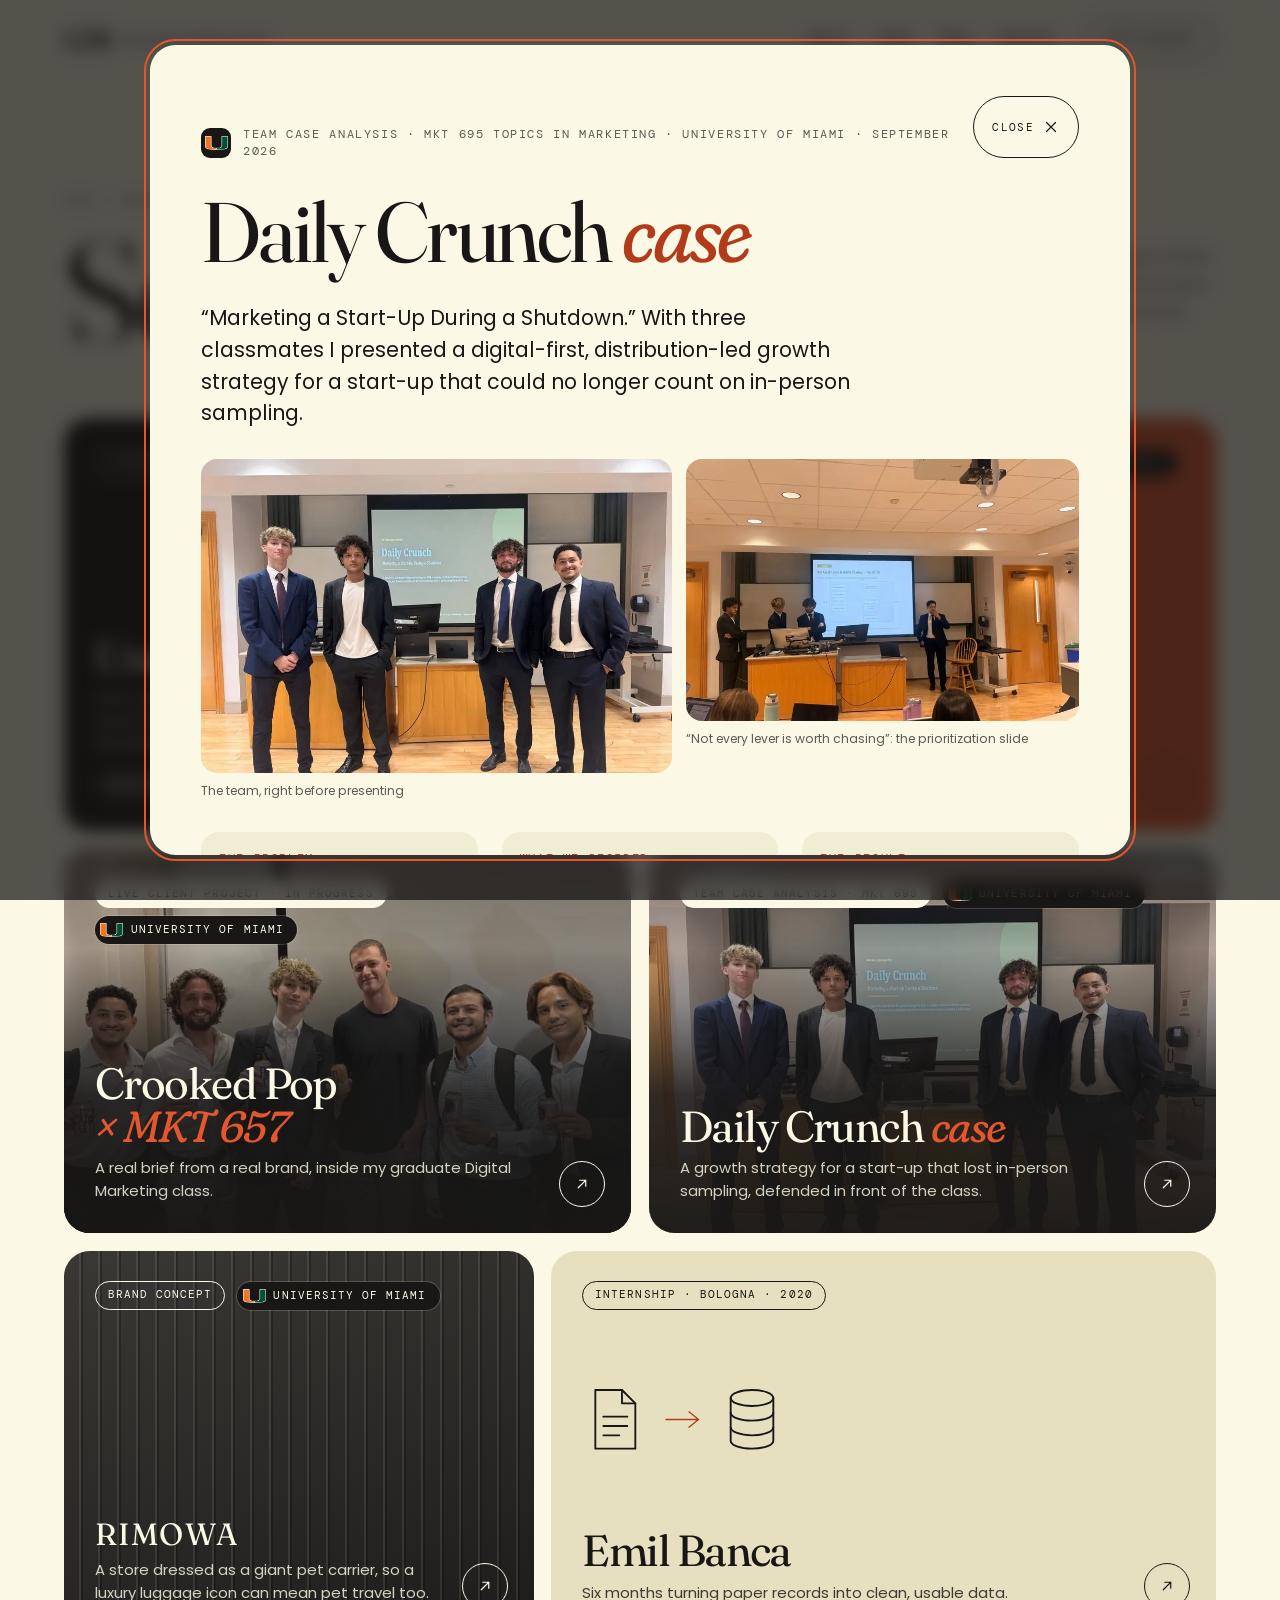
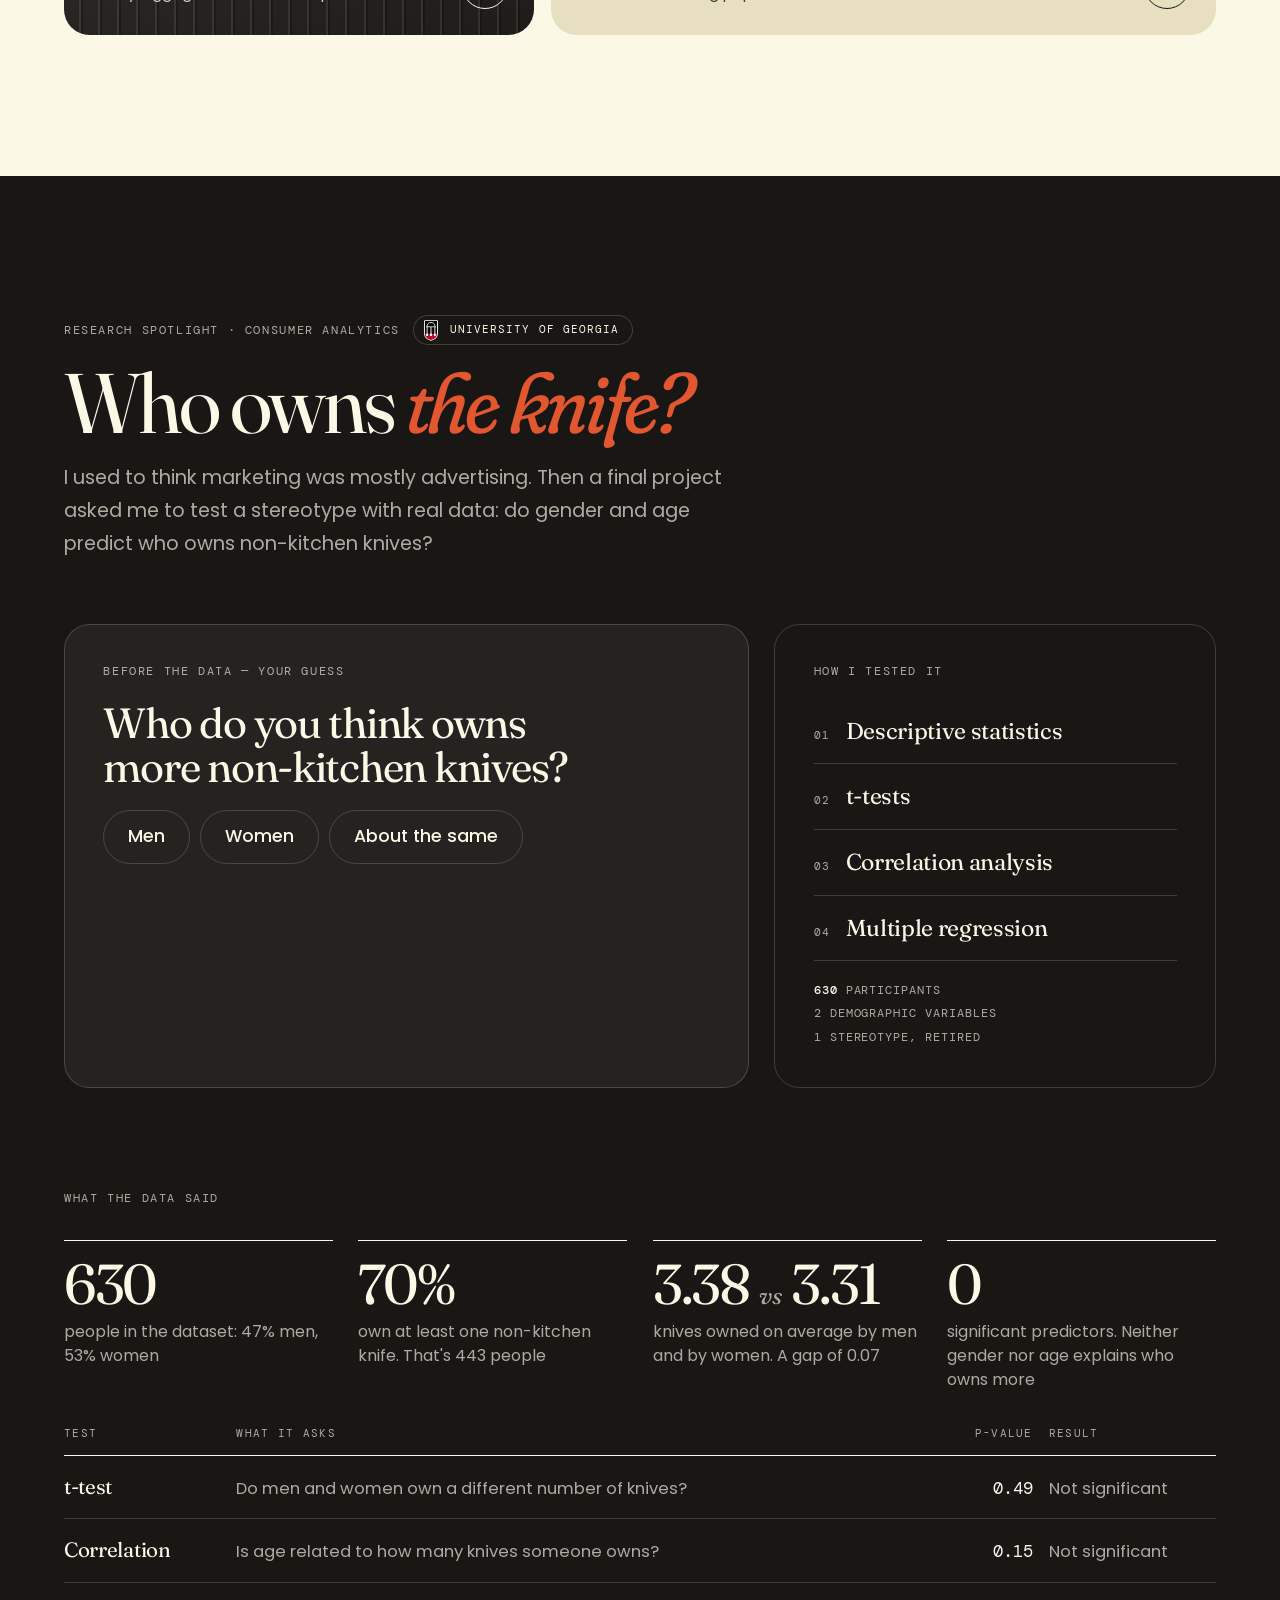
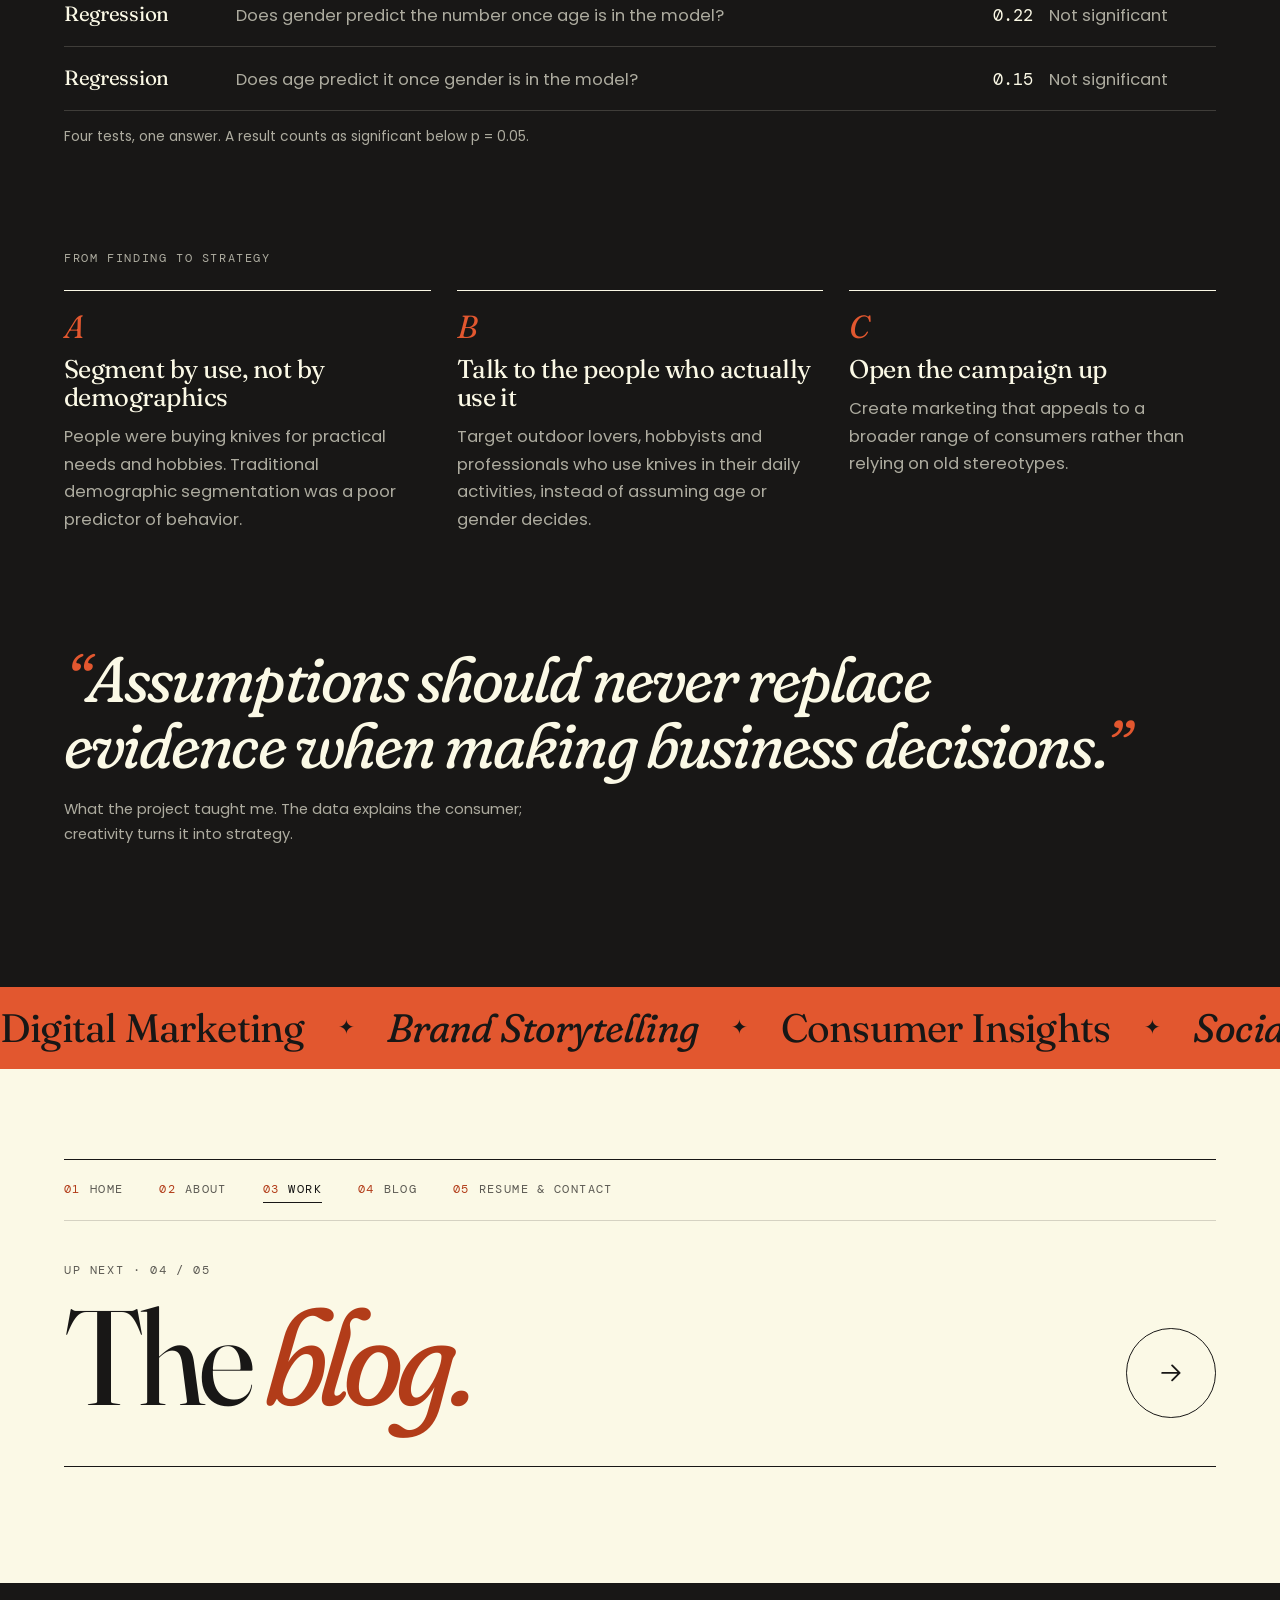
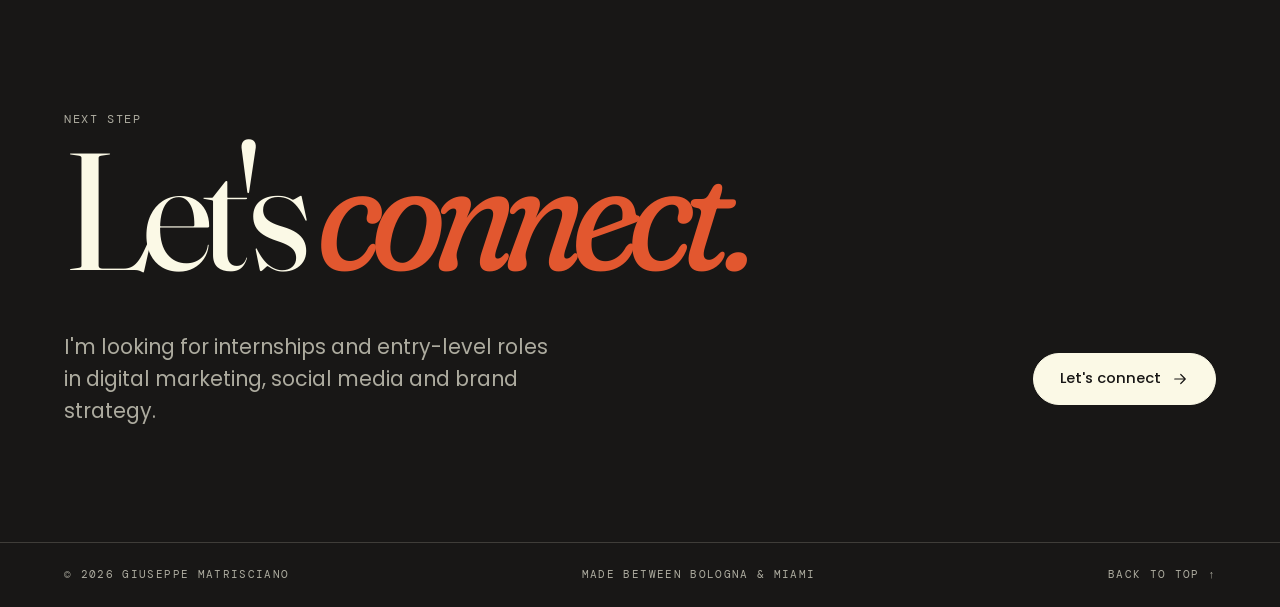
<file: work-daily-crunch.html>
<!DOCTYPE html>
<html lang="en">
<head>
	<meta charset="utf-8">
	<!-- The address of one project. LinkedIn drops the "#dlg-crunch" part of a link, so a link to work.html#dlg-crunch opens only the Work page
	     and shows the Work page's preview. This page has the project's own preview (title, text, picture) and sends the visitor
	     straight to the project, open, in the Work page. Its picture is written by .claude/brief-src/make_share_cards.py. -->
	<script>location.replace((location.hostname==="giuseppematrisciano.com"?"https://giuseppematrisciano.com/":"")+"work.html#dlg-crunch")</script>
	<title>Daily Crunch case — Giuseppe Matrisciano</title>
	<meta name="viewport" content="width=device-width, initial-scale=1, viewport-fit=cover">
	<meta name="description" content="A team case analysis at the University of Miami: a digital-first, distribution-led growth strategy for a start-up that lost in-person sampling. My part: the 2021 roadmap, the risks and the close.">
	<meta name="robots" content="noindex, follow">
	<meta name="theme-color" content="#181716">
	<meta property="og:title" content="Daily Crunch case — Giuseppe Matrisciano">
	<meta property="og:description" content="A team case analysis at the University of Miami: a digital-first, distribution-led growth strategy for a start-up that lost in-person sampling. My part: the 2021 roadmap, the risks and the close.">
	<meta property="og:type" content="website">
	<meta property="og:url" content="https://giuseppematrisciano.com/work-daily-crunch.html">
	<meta property="og:image" content="https://giuseppematrisciano.com/assets/img/giuseppe-matrisciano-work-daily-crunch.jpg">
	<meta property="og:image:width" content="1200">
	<meta property="og:image:height" content="630">
	<meta name="twitter:card" content="summary_large_image">
	<link rel="canonical" href="https://giuseppematrisciano.com/work-daily-crunch.html">
	<link rel="icon" type="image/svg+xml" href="assets/img/favicon.svg">
	<link rel="apple-touch-icon" href="assets/img/giuseppe-matrisciano-app-icon.png">
	<style>
		html { background: #181716; color: #fbf9e6; font: 300 18px/1.6 Poppins, system-ui, sans-serif; }
		body { margin: 0; min-height: 100vh; display: grid; place-items: center; padding: 32px; box-sizing: border-box; }
		main { max-width: 34em; }
		p.k { margin: 0; font: 400 .72rem/1 "DM Mono", ui-monospace, monospace; letter-spacing: .2em; text-transform: uppercase; opacity: .75; }
		h1 { margin: .4em 0 .35em; font: 400 2.6rem/1.05 Fraunces, Georgia, serif; letter-spacing: -.03em; }
		h1 em { color: #e2572f; }
		p { margin: 0 0 1.2em; }
		a { color: #e2572f; }
	</style>
</head>
<body>
	<!-- Seen only without JavaScript: with it the script above has already opened the project -->
	<main>
		<p class="k">Team case analysis · University of Miami</p>
		<h1>Daily Crunch <em>case</em></h1>
		<p>A team case analysis at the University of Miami: a digital-first, distribution-led growth strategy for a start-up that lost in-person sampling. My part: the 2021 roadmap, the risks and the close.</p>
		<p><a href="work.html#dlg-crunch">Open the project</a></p>
	</main>
</body>
</html>
</file>
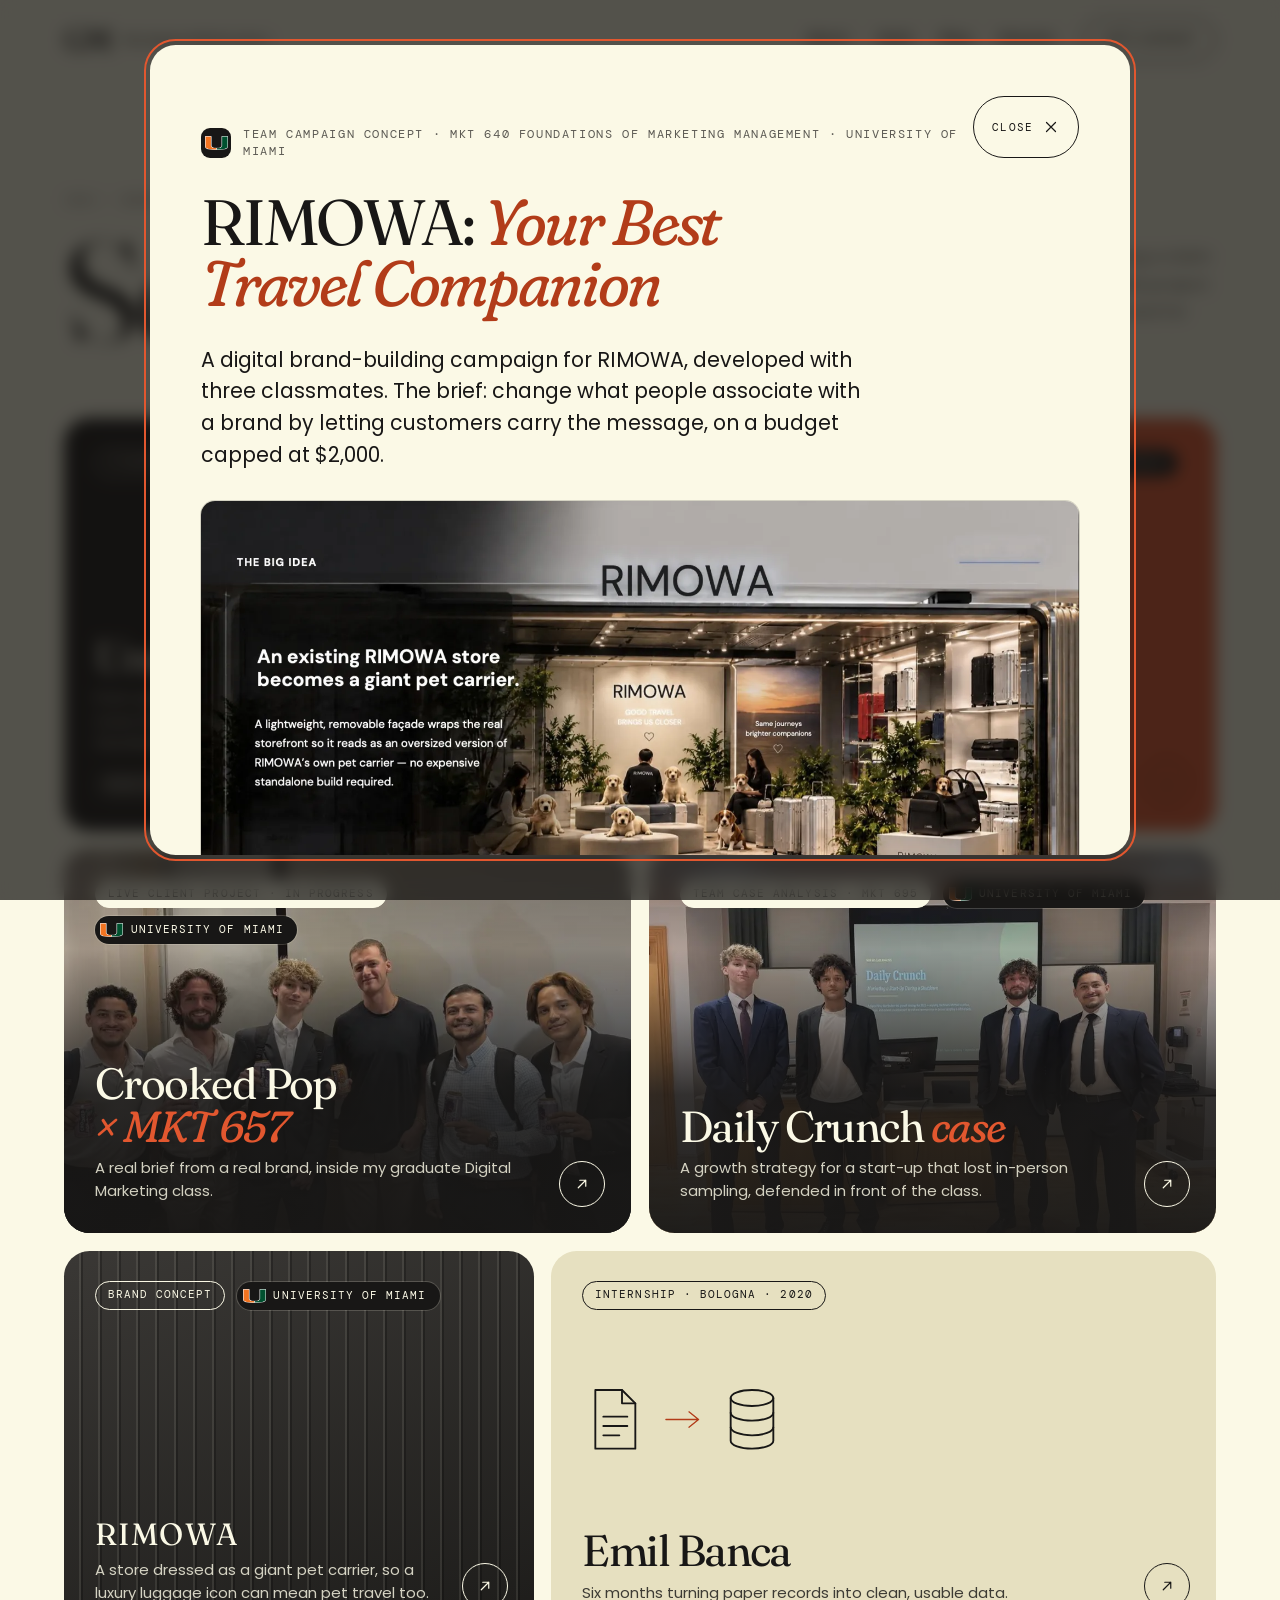
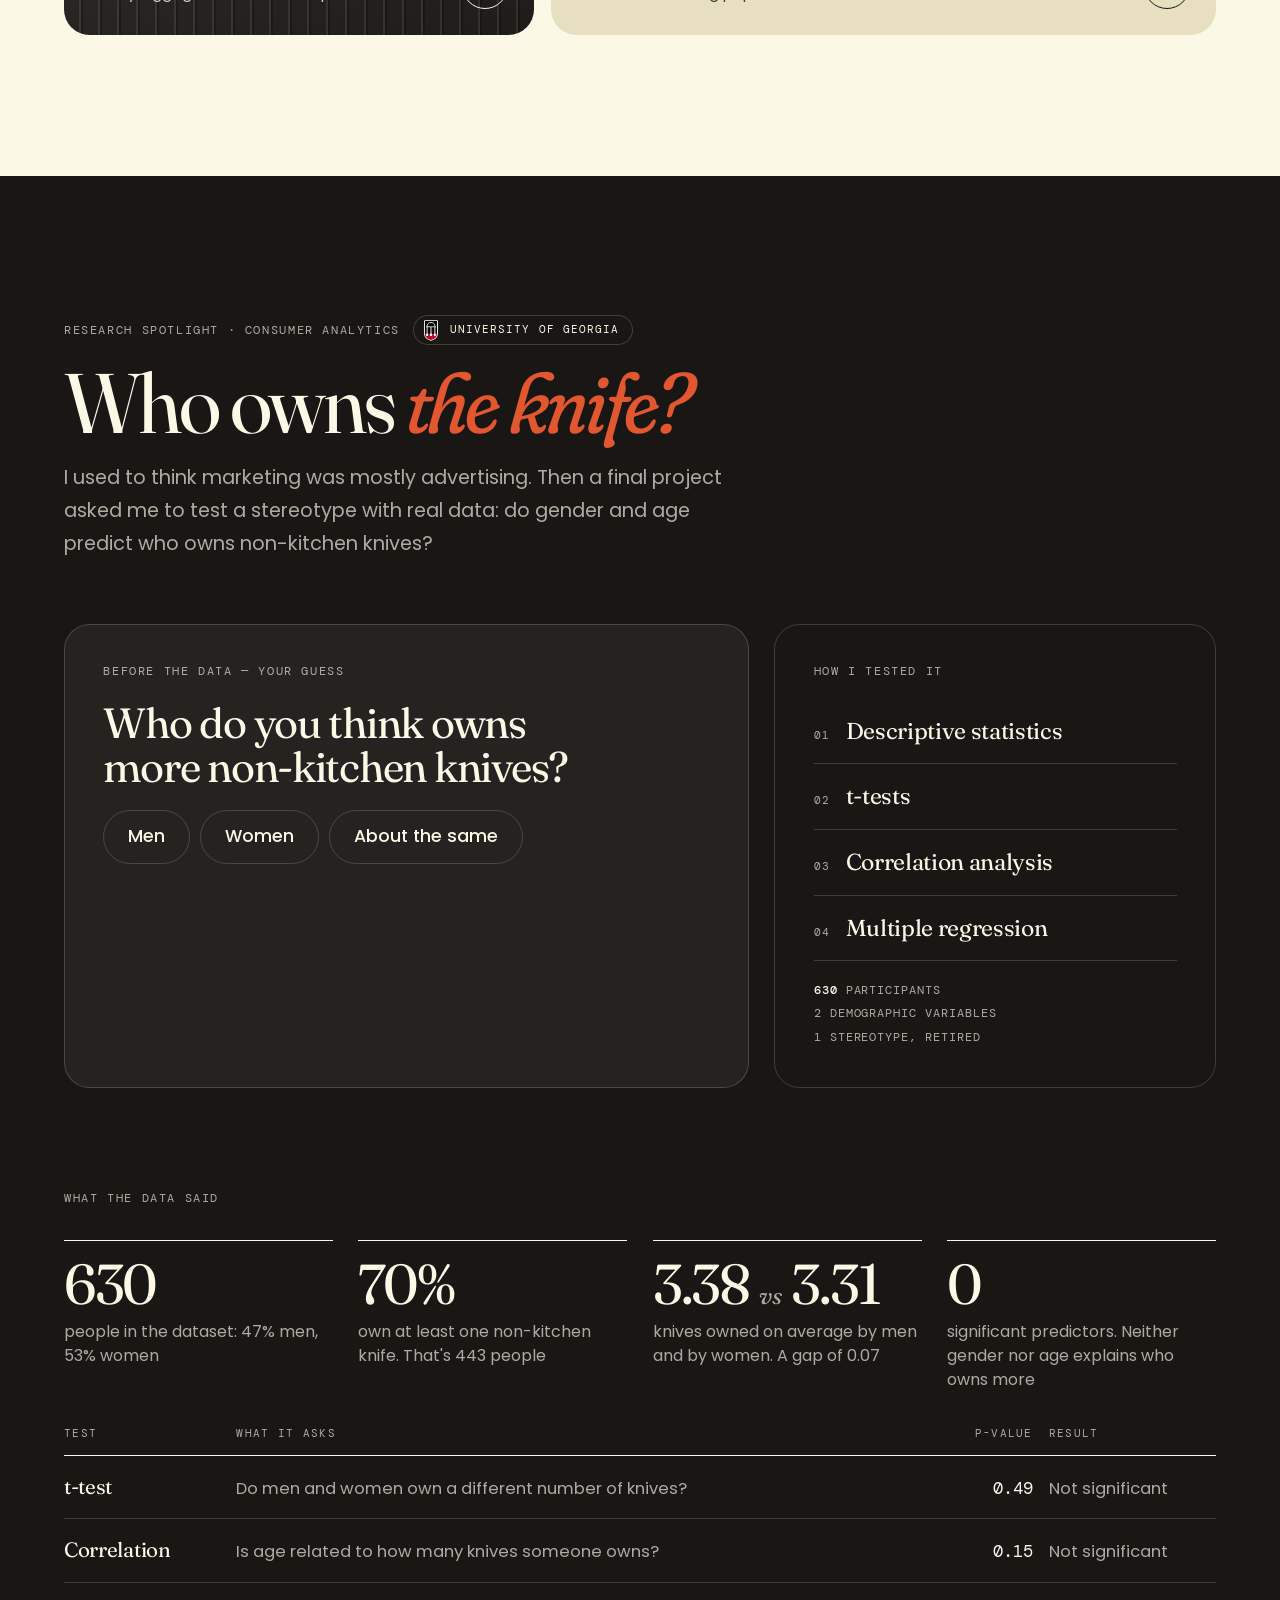
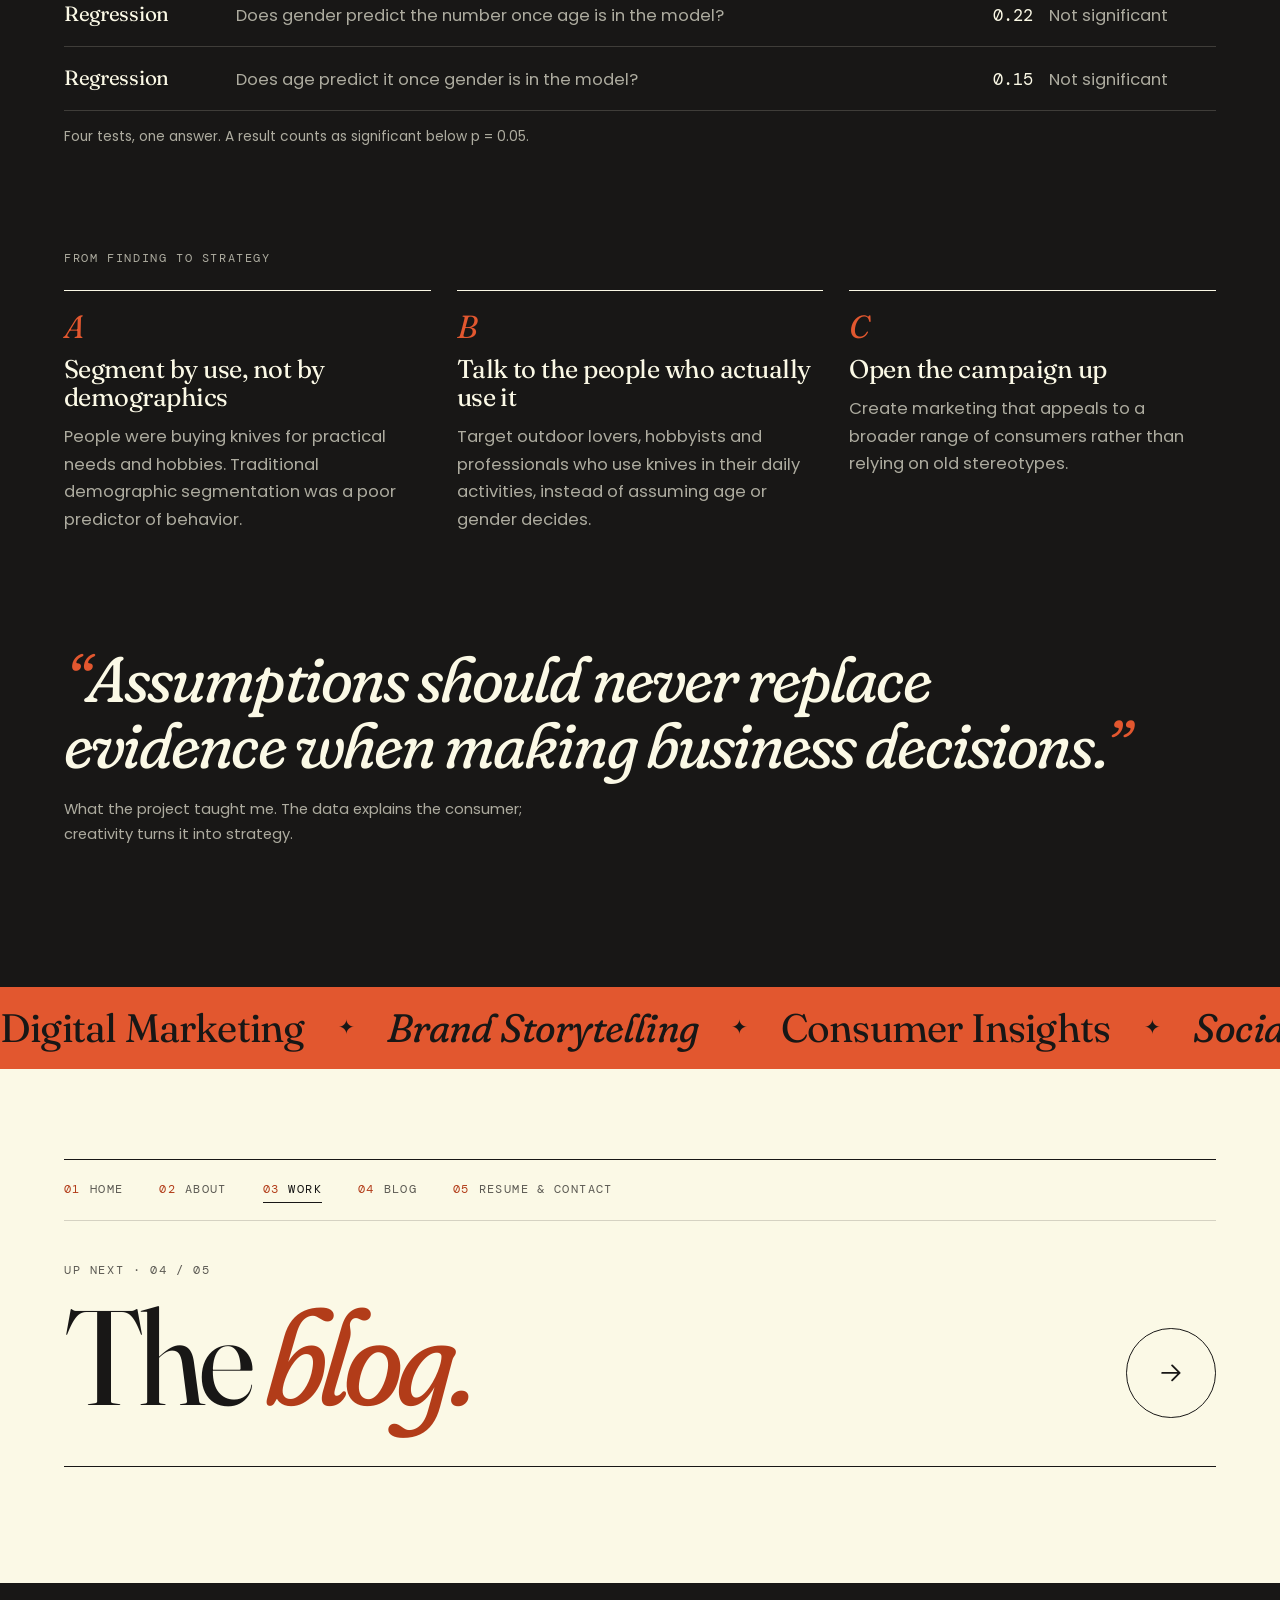
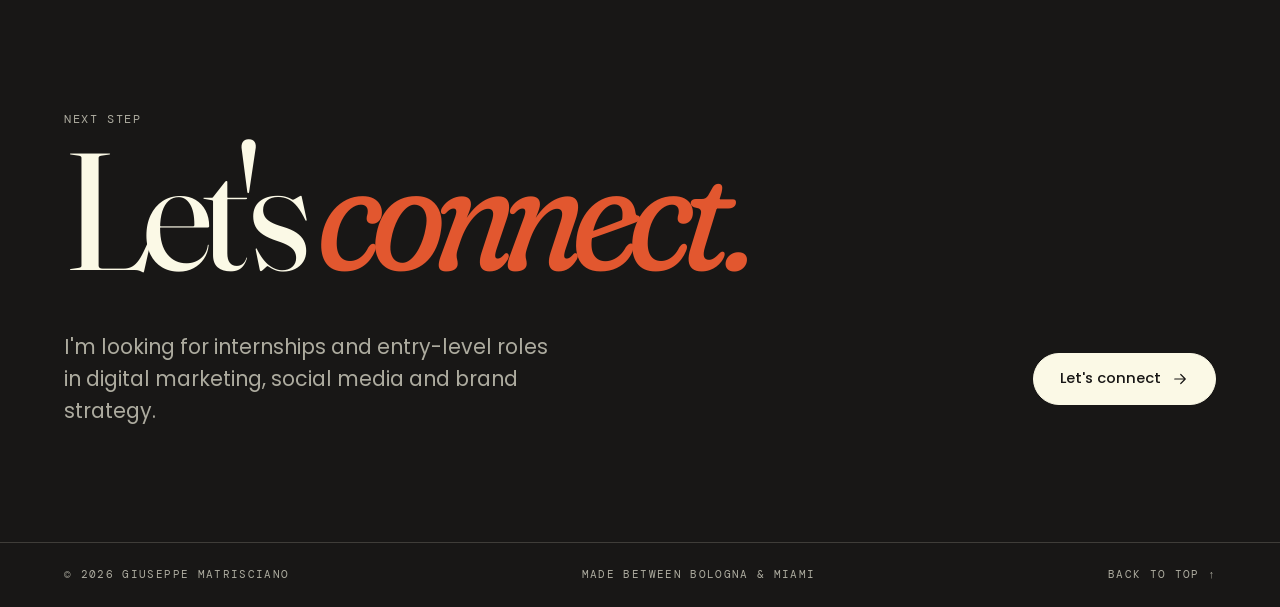
<file: work-rimowa.html>
<!DOCTYPE html>
<html lang="en">
<head>
	<meta charset="utf-8">
	<!-- The address of one project. LinkedIn drops the "#dlg-rimowa" part of a link, so a link to work.html#dlg-rimowa opens only the Work page
	     and shows the Work page's preview. This page has the project's own preview (title, text, picture) and sends the visitor
	     straight to the project, open, in the Work page. Its picture is written by .claude/brief-src/make_share_cards.py. -->
	<script>location.replace((location.hostname==="giuseppematrisciano.com"?"https://giuseppematrisciano.com/":"")+"work.html#dlg-rimowa")</script>
	<title>RIMOWA: Your Best Travel Companion — Giuseppe Matrisciano</title>
	<meta name="viewport" content="width=device-width, initial-scale=1, viewport-fit=cover">
	<meta name="description" content="A student campaign concept at the University of Miami: an existing store becomes a giant pet carrier, built on customers' own content with no paid influencers. My part: measurement and budget.">
	<meta name="robots" content="noindex, follow">
	<meta name="theme-color" content="#181716">
	<meta property="og:title" content="RIMOWA: Your Best Travel Companion — Giuseppe Matrisciano">
	<meta property="og:description" content="A student campaign concept at the University of Miami: an existing store becomes a giant pet carrier, built on customers' own content with no paid influencers. My part: measurement and budget.">
	<meta property="og:type" content="website">
	<meta property="og:url" content="https://giuseppematrisciano.com/work-rimowa.html">
	<meta property="og:image" content="https://giuseppematrisciano.com/assets/img/giuseppe-matrisciano-work-rimowa.jpg">
	<meta property="og:image:width" content="1200">
	<meta property="og:image:height" content="630">
	<meta name="twitter:card" content="summary_large_image">
	<link rel="canonical" href="https://giuseppematrisciano.com/work-rimowa.html">
	<link rel="icon" type="image/svg+xml" href="assets/img/favicon.svg">
	<link rel="apple-touch-icon" href="assets/img/giuseppe-matrisciano-app-icon.png">
	<style>
		html { background: #181716; color: #fbf9e6; font: 300 18px/1.6 Poppins, system-ui, sans-serif; }
		body { margin: 0; min-height: 100vh; display: grid; place-items: center; padding: 32px; box-sizing: border-box; }
		main { max-width: 34em; }
		p.k { margin: 0; font: 400 .72rem/1 "DM Mono", ui-monospace, monospace; letter-spacing: .2em; text-transform: uppercase; opacity: .75; }
		h1 { margin: .4em 0 .35em; font: 400 2.6rem/1.05 Fraunces, Georgia, serif; letter-spacing: -.03em; }
		h1 em { color: #e2572f; }
		p { margin: 0 0 1.2em; }
		a { color: #e2572f; }
	</style>
</head>
<body>
	<!-- Seen only without JavaScript: with it the script above has already opened the project -->
	<main>
		<p class="k">Team campaign concept · University of Miami</p>
		<h1>RIMOWA: <em>Your Best Travel Companion</em></h1>
		<p>A student campaign concept at the University of Miami: an existing store becomes a giant pet carrier, built on customers' own content with no paid influencers. My part: measurement and budget.</p>
		<p><a href="work.html#dlg-rimowa">Open the project</a></p>
	</main>
</body>
</html>
</file>
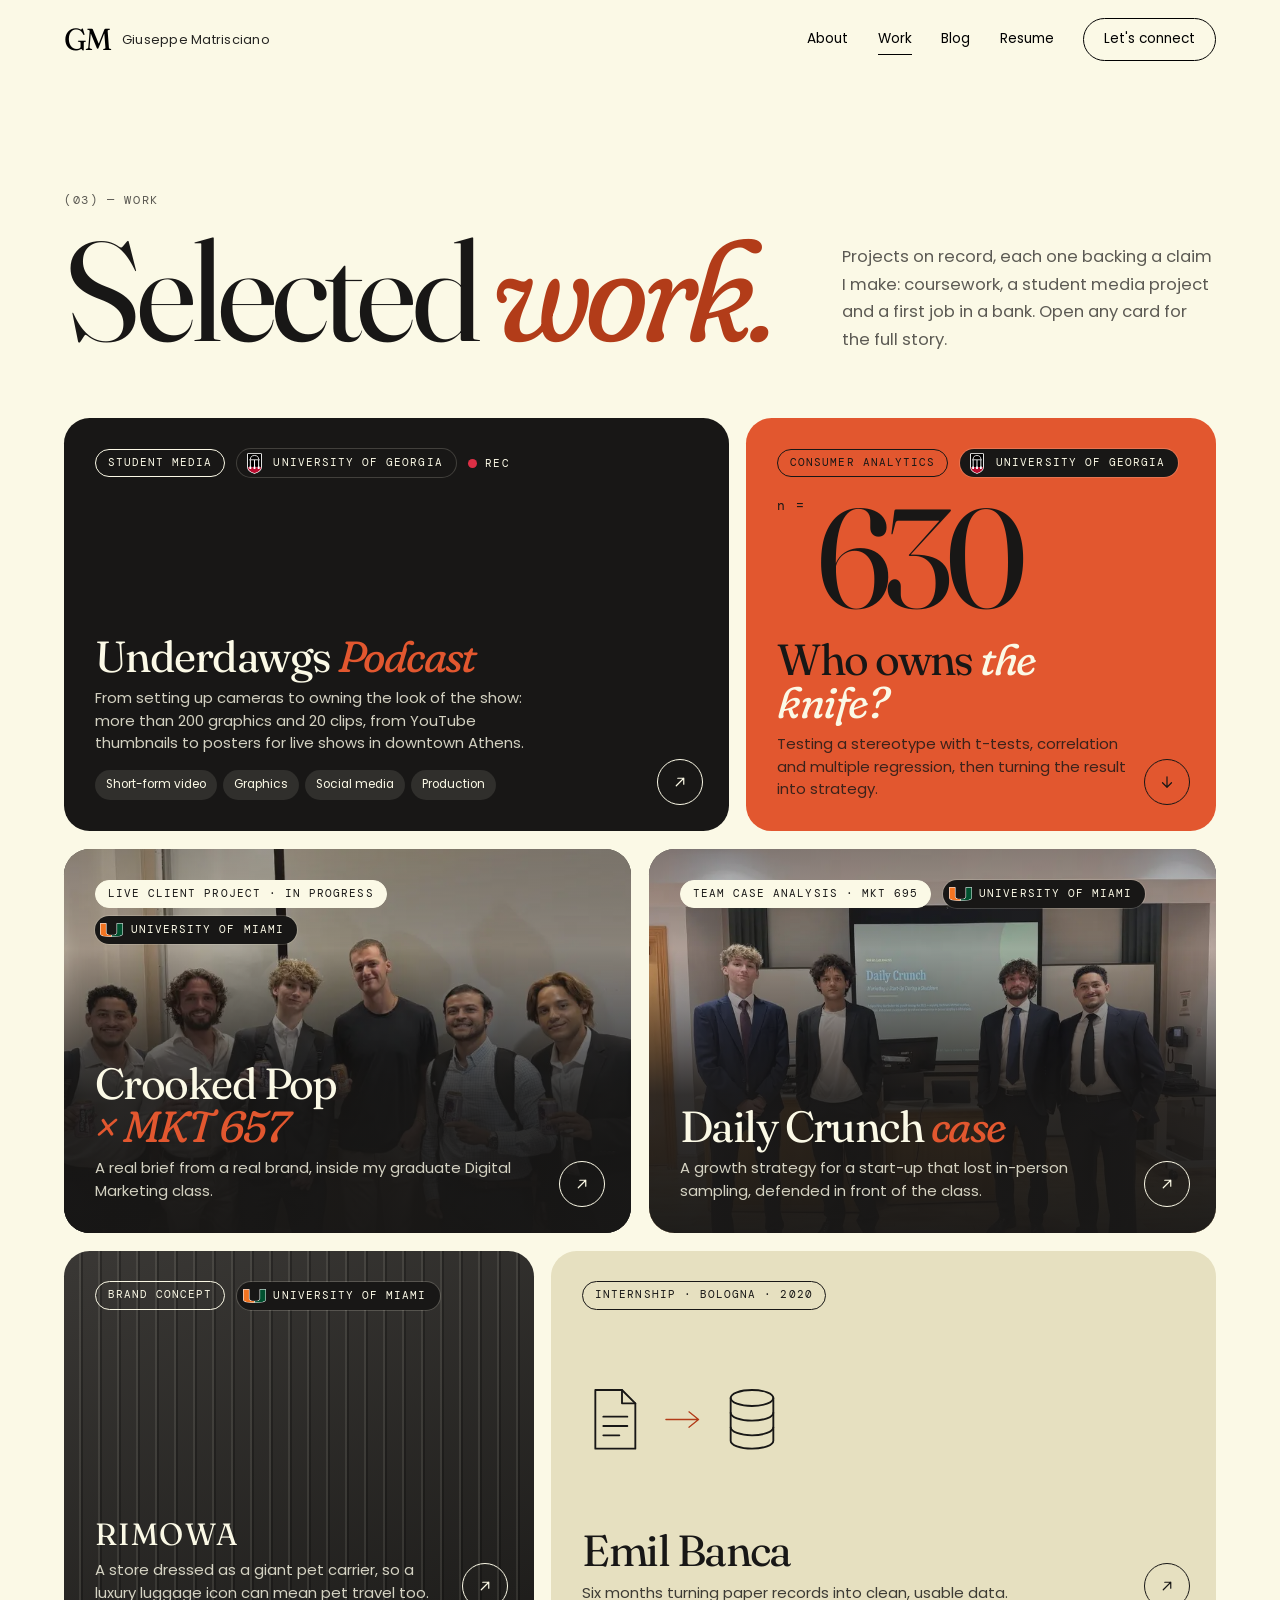
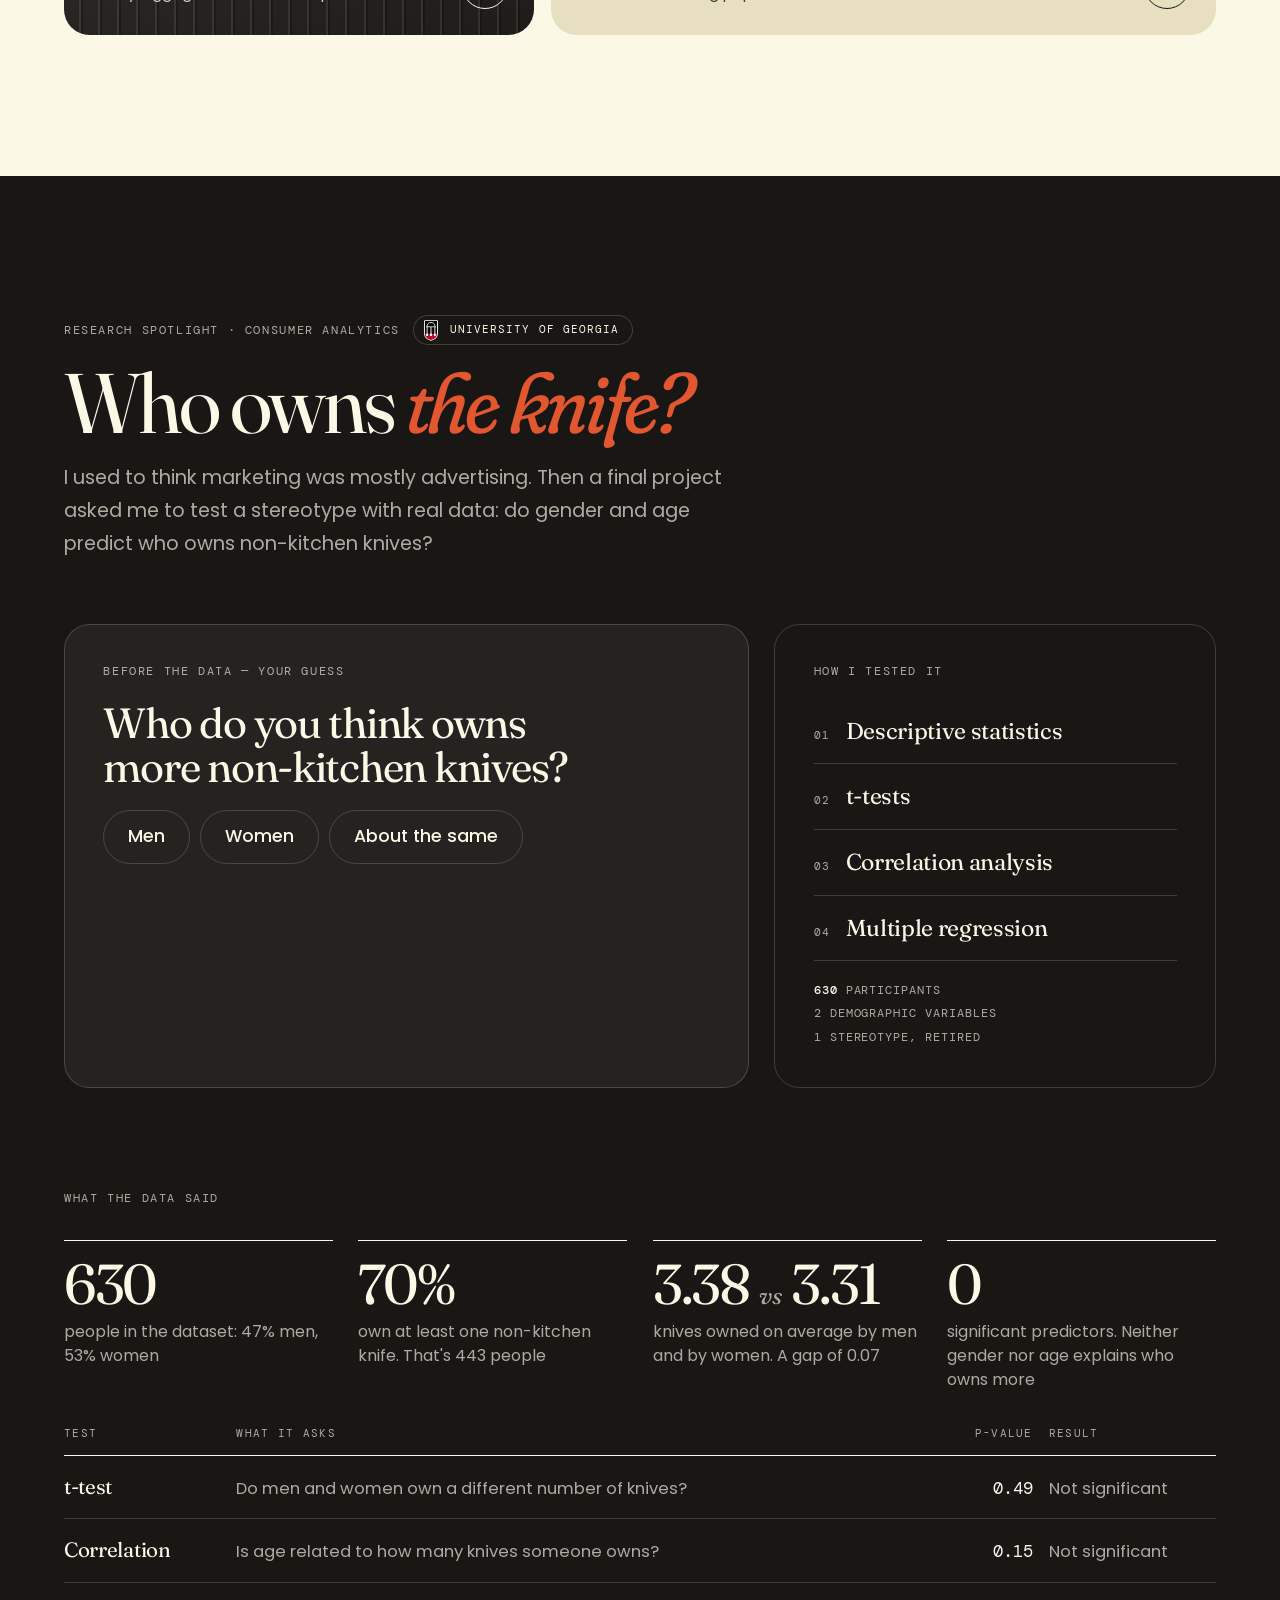
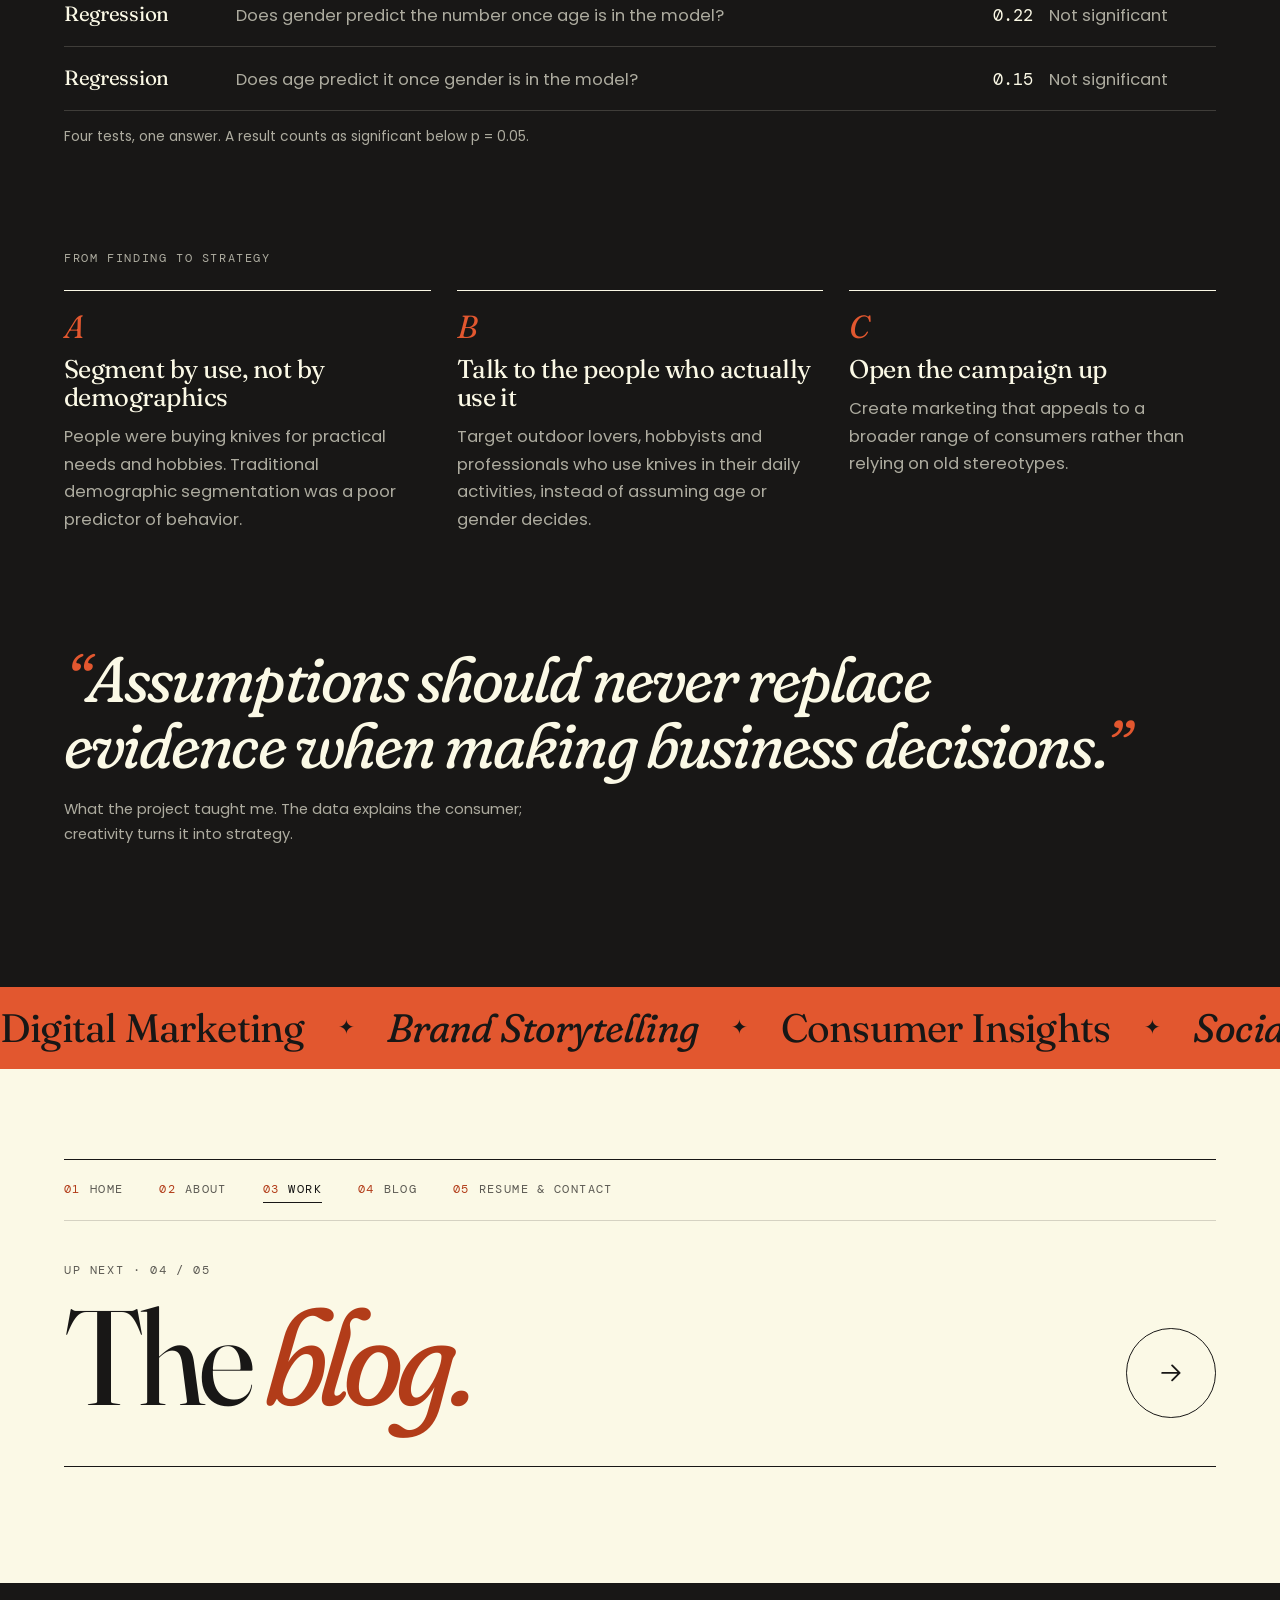
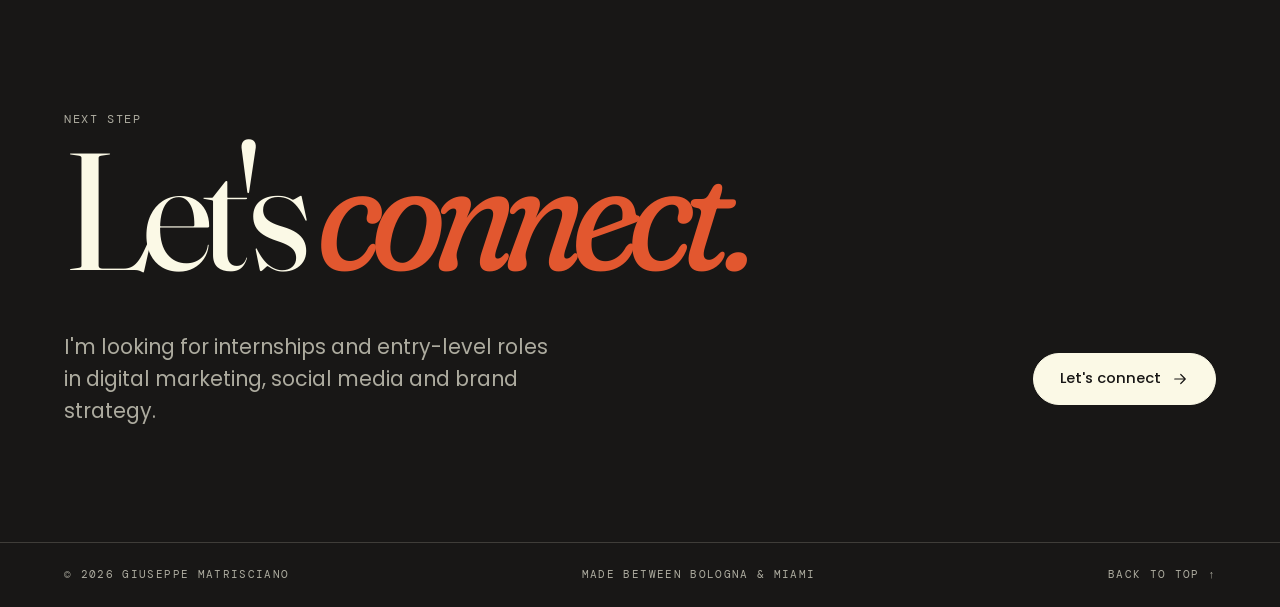
<file: work.html>
<!DOCTYPE html>
<html lang="en">
<head>
	<meta charset="utf-8">
	<!-- Enforce HTTPS is unavailable on GitHub Pages for now: send http visitors to https -->
	<script>if(location.protocol==="http:"&&location.hostname==="giuseppematrisciano.com")location.replace("https://giuseppematrisciano.com"+location.pathname+location.search+location.hash)</script>
	<title>Work — Giuseppe Matrisciano</title>
	<meta name="viewport" content="width=device-width, initial-scale=1, viewport-fit=cover">
	<meta name="description" content="Selected work by Giuseppe Matrisciano: the Underdawgs Podcast, a 630-response consumer study, and coursework for Crooked Pop, Daily Crunch and RIMOWA.">
	<meta name="theme-color" content="#181716">
	<meta property="og:title" content="Work — Giuseppe Matrisciano">
	<meta property="og:description" content="Selected work by Giuseppe Matrisciano: the Underdawgs Podcast, a 630-response consumer study, and coursework for Crooked Pop, Daily Crunch and RIMOWA.">
	<meta property="og:type" content="website">
	<meta property="og:url" content="https://giuseppematrisciano.com/work.html">
	<meta property="og:image" content="https://giuseppematrisciano.com/assets/img/giuseppe-matrisciano-share-card.jpg">
	<meta name="twitter:card" content="summary_large_image">
	<link rel="canonical" href="https://giuseppematrisciano.com/work.html">
	<link rel="icon" type="image/svg+xml" href="assets/img/favicon.svg">
	<link rel="apple-touch-icon" href="assets/img/giuseppe-matrisciano-app-icon.png">
	<link rel="preconnect" href="https://fonts.googleapis.com">
	<link rel="preconnect" href="https://fonts.gstatic.com" crossorigin>
	<link rel="stylesheet" href="https://fonts.googleapis.com/css2?family=DM+Mono:wght@400;500&family=Fraunces:ital,opsz,wght,SOFT,WONK@0,9..144,300..700,0..100,0..1;1,9..144,300..700,0..100,0..1&family=Poppins:wght@300;400;500;600&display=swap">
	<link rel="stylesheet" href="assets/css/style.css?v=41">
	<script>document.documentElement.classList.add("js");</script>
</head>
<body>

	<a class="skip" href="#main">Skip to content</a>
	<div class="progress" aria-hidden="true"><i></i></div>
	<div class="cursor" aria-hidden="true"><span class="cursor-label"></span></div>

	<!-- Navigation -->
	<header class="nav" id="nav">
		<a class="mark" href="./" aria-label="Giuseppe Matrisciano, home"><span class="mark-gm" aria-hidden="true">GM</span><span class="mark-name">Giuseppe Matrisciano</span></a>
		<nav class="nav-links" aria-label="Pages">
			<a href="about.html">About</a>
			<a href="work.html" aria-current="page">Work</a>
			<a href="blog.html">Blog</a>
			<a href="resume.html">Resume</a>
			<a class="nav-cta" href="resume.html#contact">Let's connect</a>
		</nav>
		<button class="burger" type="button" aria-label="Open menu" aria-expanded="false" aria-controls="menu"><i></i><i></i></button>
	</header>

	<div class="menu" id="menu" hidden>
		<nav aria-label="Mobile pages">
			<a href="./"><span>01</span>Home</a>
			<a href="about.html"><span>02</span>About</a>
			<a href="work.html" aria-current="page"><span>03</span>Work</a>
			<a href="blog.html"><span>04</span>Blog</a>
			<a href="resume.html"><span>05</span>Resume &amp; contact</a>
		</nav>
		<p class="menu-foot">Bologna → Miami</p>
	</div>

	<main id="main">

		<!-- ============ WORK ============ -->
		<section class="work sec--cream page-top" id="top">
			<div class="wrap">
				<header class="sec-head sec-head--row">
					<div>
						<p class="eyebrow rv">(03) — Work</p>
						<h1 class="display page-title rv">Selected <em>work.</em></h1>
					</div>
					<p class="sec-note rv">Projects on record, each one backing a claim I make: coursework, a student media project and a first job in a bank. Open any card for the full story.</p>
				</header>

				<div class="bento">
					<button class="card card--underdawgs rv" type="button" data-dialog="dlg-underdawgs" data-cursor="Open">
						<span class="card-top"><span class="tag">Student media</span><span class="schools schools--named"><span class="school school--uga"><img src="assets/img/university-of-georgia-mark.svg" width="114" height="164" decoding="async" alt="University of Georgia logo"></span><span class="school-name">University of Georgia</span></span><span class="rec"><i></i>REC</span></span>
						<span class="wave" aria-hidden="true"><i></i><i></i><i></i><i></i><i></i><i></i><i></i><i></i><i></i><i></i><i></i><i></i><i></i><i></i><i></i><i></i><i></i><i></i><i></i><i></i><i></i><i></i><i></i><i></i></span>
						<span class="card-body">
							<span class="card-title">Underdawgs <em>Podcast</em></span>
							<span class="card-desc">From setting up cameras to owning the look of the show: more than 200 graphics and 20 clips, from YouTube thumbnails to posters for live shows in downtown Athens.</span>
							<span class="chips"><span>Short-form video</span><span>Graphics</span><span>Social media</span><span>Production</span></span>
						</span>
						<span class="card-arrow" aria-hidden="true"><svg viewBox="0 0 24 24"><path d="M7 17L17 7M9 7h8v8"/></svg></span>
					</button>

					<a class="card card--study rv" href="#research" data-cursor="Explore">
						<span class="card-top"><span class="tag">Consumer analytics</span><span class="schools schools--named"><span class="school school--uga"><img src="assets/img/university-of-georgia-mark.svg" width="114" height="164" decoding="async" alt="University of Georgia logo"></span><span class="school-name">University of Georgia</span></span></span>
						<span class="card-big" aria-hidden="true"><small>n =</small>630</span>
						<span class="card-body">
							<span class="card-title">Who owns <em>the knife?</em></span>
							<span class="card-desc">Testing a stereotype with t-tests, correlation and multiple regression, then turning the result into strategy.</span>
						</span>
						<span class="card-arrow" aria-hidden="true"><svg viewBox="0 0 24 24"><path d="M12 5v14M6 13l6 6 6-6"/></svg></span>
					</a>

					<button class="card card--crooked rv" type="button" data-dialog="dlg-crooked" data-cursor="Open">
						<img src="assets/img/university-of-miami-crooked-pop-team-sm.webp" width="900" height="506" loading="lazy" decoding="async" alt="Giuseppe and classmates holding Crooked Pop cans with the guest speaker from the brand">
						<span class="card-top"><span class="tag tag--light">Live client project · In progress</span><span class="schools schools--named"><span class="school school--um"><img src="assets/img/university-of-miami-logo.png" width="608" height="376" decoding="async" alt="University of Miami logo"></span><span class="school-name">University of Miami</span></span></span>
						<span class="card-body">
							<span class="card-title">Crooked Pop <em>× MKT 657</em></span>
							<span class="card-desc">A real brief from a real brand, inside my graduate Digital Marketing class.</span>
						</span>
						<span class="card-arrow" aria-hidden="true"><svg viewBox="0 0 24 24"><path d="M7 17L17 7M9 7h8v8"/></svg></span>
					</button>

					<button class="card card--crunch rv" type="button" data-dialog="dlg-crunch" data-cursor="Open">
						<img src="assets/img/university-of-miami-daily-crunch-team-sm.webp" width="900" height="675" loading="lazy" decoding="async" alt="Giuseppe and three teammates in suits before their Daily Crunch case presentation">
						<span class="card-top"><span class="tag tag--light">Team case analysis · MKT 695</span><span class="schools schools--named"><span class="school school--um"><img src="assets/img/university-of-miami-logo.png" width="608" height="376" decoding="async" alt="University of Miami logo"></span><span class="school-name">University of Miami</span></span></span>
						<span class="card-body">
							<span class="card-title">Daily Crunch <em>case</em></span>
							<span class="card-desc">A growth strategy for a start-up that lost in-person sampling, defended in front of the class.</span>
						</span>
						<span class="card-arrow" aria-hidden="true"><svg viewBox="0 0 24 24"><path d="M7 17L17 7M9 7h8v8"/></svg></span>
					</button>

					<button class="card card--rimowa rv" type="button" data-dialog="dlg-rimowa" data-cursor="Open">
						<span class="grooves" aria-hidden="true"></span>
						<span class="card-top"><span class="tag">Brand concept</span><span class="schools schools--named"><span class="school school--um"><img src="assets/img/university-of-miami-logo.png" width="608" height="376" decoding="async" alt="University of Miami logo"></span><span class="school-name">University of Miami</span></span></span>
						<span class="card-body">
							<span class="card-title">RIMOWA</span>
							<span class="card-desc">A store dressed as a giant pet carrier, so a luxury luggage icon can mean pet travel too.</span>
						</span>
						<span class="card-arrow" aria-hidden="true"><svg viewBox="0 0 24 24"><path d="M7 17L17 7M9 7h8v8"/></svg></span>
					</button>

					<button class="card card--emil rv" type="button" data-dialog="dlg-emil" data-cursor="Open">
						<span class="card-top"><span class="tag">Internship · Bologna · 2020</span></span>
						<span class="paper2data" aria-hidden="true">
							<svg viewBox="0 0 48 56"><path d="M10 6h20l10 10v34H10z"/><path d="M30 6v10h10"/><path d="M16 26h18M16 33h18M16 40h12"/></svg>
							<svg class="p2d-arrow" viewBox="0 0 40 24"><path d="M2 12h34M26 4l10 8-10 8"/></svg>
							<svg viewBox="0 0 48 56"><ellipse cx="24" cy="12" rx="16" ry="6"/><path d="M8 12v32c0 3.3 7.2 6 16 6s16-2.700 16-6V12"/><path d="M8 23c0 3.300 7.200 6 16 6s16-2.700 16-6M8 34c0 3.300 7.200 6 16 6s16-2.700 16-6"/></svg>
						</span>
						<span class="card-body">
							<span class="card-title">Emil Banca</span>
							<span class="card-desc">Six months turning paper records into clean, usable data.</span>
						</span>
						<span class="card-arrow" aria-hidden="true"><svg viewBox="0 0 24 24"><path d="M7 17L17 7M9 7h8v8"/></svg></span>
					</button>
				</div>
			</div>
		</section>

		<!-- ============ RESEARCH ============ -->
		<section class="research sec--dark" id="research">
			<div class="wrap">
				<header class="sec-head">
					<p class="eyebrow eyebrow--school eyebrow--pill rv"><span>Research spotlight · Consumer Analytics</span><span class="schools schools--named"><span class="school school--uga"><img src="assets/img/university-of-georgia-mark.svg" width="114" height="164" decoding="async" alt="University of Georgia logo"></span><span class="school-name">University of Georgia</span></span></p>
					<h2 class="display rv">Who owns <em>the knife?</em></h2>
					<p class="sec-lede rv">I used to think marketing was mostly advertising. Then a final project asked me to test a stereotype with real data: do gender and age predict who owns non-kitchen knives?</p>
				</header>

				<div class="lab">
					<div class="quiz rv" id="quiz">
						<p class="eyebrow">Before the data — your guess</p>
						<p class="quiz-q">Who do you think owns more non-kitchen knives?</p>
						<div class="quiz-options" role="group" aria-label="Your guess">
							<button type="button" data-guess="men">Men</button>
							<button type="button" data-guess="women">Women</button>
							<button type="button" data-guess="same">About the same</button>
						</div>
						<div class="quiz-result" aria-live="polite" hidden>
							<p class="quiz-verdict"></p>
							<p class="quiz-equal"><span>Men</span><b>≈</b><span>Women</span></p>
							<p class="quiz-detail">Across 630 survey responses, men owned 3.38 non-kitchen knives on average and women 3.31. The t-test gave p = 0.49, nowhere near significant, and age showed only a weak correlation with ownership.</p>
							<button class="quiz-reset" type="button">Guess again</button>
						</div>
					</div>

					<div class="method rv">
						<p class="eyebrow">How I tested it</p>
						<ol>
							<li><b>01</b><span>Descriptive statistics</span></li>
							<li><b>02</b><span>t-tests</span></li>
							<li><b>03</b><span>Correlation analysis</span></li>
							<li><b>04</b><span>Multiple regression</span></li>
						</ol>
						<p class="method-n"><strong>630</strong> participants<br>2 demographic variables<br>1 stereotype, retired</p>
					</div>
				</div>

				<div class="findings">
					<p class="eyebrow rv">What the data said</p>
					<ul class="kpis">
						<li class="rv"><strong>630</strong><span>people in the dataset: 47% men, 53% women</span></li>
						<li class="rv"><strong>70%</strong><span>own at least one non-kitchen knife. That's 443 people</span></li>
						<li class="rv"><strong>3.38 <i>vs</i> 3.31</strong><span>knives owned on average by men and by women. A gap of 0.07</span></li>
						<li class="rv"><strong>0</strong><span>significant predictors. Neither gender nor age explains who owns more</span></li>
					</ul>
					<div class="tests-wrap rv">
						<table class="tests">
							<caption>Four tests, one answer. A result counts as significant below p = 0.05.</caption>
							<thead><tr><th scope="col">Test</th><th scope="col">What it asks</th><th scope="col" class="num">p-value</th><th scope="col">Result</th></tr></thead>
							<tbody>
								<tr><th scope="row">t-test</th><td>Do men and women own a different number of knives?</td><td class="num">0.49</td><td>Not significant</td></tr>
								<tr><th scope="row">Correlation</th><td>Is age related to how many knives someone owns?</td><td class="num">0.15</td><td>Not significant</td></tr>
								<tr><th scope="row">Regression</th><td>Does gender predict the number once age is in the model?</td><td class="num">0.22</td><td>Not significant</td></tr>
								<tr><th scope="row">Regression</th><td>Does age predict it once gender is in the model?</td><td class="num">0.15</td><td>Not significant</td></tr>
							</tbody>
						</table>
					</div>
				</div>

				<div class="recs">
					<p class="eyebrow rv">From finding to strategy</p>
					<div class="recs-grid">
						<article class="rv"><span>A</span><h3>Segment by use, not by demographics</h3><p>People were buying knives for practical needs and hobbies. Traditional demographic segmentation was a poor predictor of behavior.</p></article>
						<article class="rv"><span>B</span><h3>Talk to the people who actually use it</h3><p>Target outdoor lovers, hobbyists and professionals who use knives in their daily activities, instead of assuming age or gender decides.</p></article>
						<article class="rv"><span>C</span><h3>Open the campaign up</h3><p>Create marketing that appeals to a broader range of consumers rather than relying on old stereotypes.</p></article>
					</div>
					<blockquote class="pull rv">
						<p>Assumptions should never replace evidence when making business decisions.</p>
						<footer>What the project taught me. The data explains the consumer; creativity turns it into strategy.</footer>
					</blockquote>
				</div>
			</div>
		</section>

		<!-- Marquee -->
		<div class="marquee" aria-hidden="true">
			<div class="marquee-track">
				<span>Digital Marketing</span><b>✦</b><span><em>Brand Storytelling</em></span><b>✦</b><span>Consumer Insights</span><b>✦</b><span><em>Social-first Content</em></span><b>✦</b><span>Brand Strategy</span><b>✦</b><span><em>Bologna → Miami</em></span><b>✦</b>
				<span>Digital Marketing</span><b>✦</b><span><em>Brand Storytelling</em></span><b>✦</b><span>Consumer Insights</span><b>✦</b><span><em>Social-first Content</em></span><b>✦</b><span>Brand Strategy</span><b>✦</b><span><em>Bologna → Miami</em></span><b>✦</b>
			</div>
		</div>

		<!-- ============ NEXT PAGE ============ -->
		<nav class="pager sec--cream" aria-label="Continue through the site">
			<div class="wrap">
				<ol class="pager-steps rv">
					<li><a href="./"><span>01</span>Home</a></li>
					<li><a href="about.html"><span>02</span>About</a></li>
					<li><a href="work.html" aria-current="page"><span>03</span>Work</a></li>
					<li><a href="blog.html"><span>04</span>Blog</a></li>
					<li><a href="resume.html"><span>05</span>Resume &amp; contact</a></li>
				</ol>
				<a class="pager-next rv" href="blog.html" rel="next" data-cursor="Next">
					<span class="eyebrow">Up next · 04 / 05</span>
					<span class="pager-title">The <em>blog.</em></span>
					<span class="pager-go" aria-hidden="true"><svg viewBox="0 0 24 24"><path d="M5 12h14M13 6l6 6-6 6"/></svg></span>
				</a>
			</div>
		</nav>

		<!-- ============ NEXT STEP ============ -->
		<section class="cta-band sec--dark" aria-labelledby="cta-t">
			<div class="wrap">
				<p class="eyebrow rv">Next step</p>
				<h2 class="contact-title rv" id="cta-t">Let's <em>connect.</em></h2>
				<div class="cta-band-row rv">
					<p class="lead">I'm looking for internships and entry-level roles in digital marketing, social media and brand strategy.</p>
					<a class="btn btn--solid" href="resume.html#contact" data-magnetic><span>Let's connect</span><svg viewBox="0 0 24 24" aria-hidden="true"><path d="M5 12h14M13 6l6 6-6 6"/></svg></a>
				</div>
			</div>

			<footer class="foot">
				<div class="wrap foot-inner">
					<p>© <span id="year">2026</span> Giuseppe Matrisciano</p>
					<p class="foot-made">
						<svg class="ico" viewBox="1 2 14 21" aria-hidden="true"><path d="M2.75 22h10.5"/><path d="M4.1 22L2.95 14.4Q2.82 13.55 3.67 13.42L5.45 13.15Q6.3 13.02 6.43 13.87L7.6 22"/><path d="M8.9 22l.35-14.9"/><path d="M12.1 22l-.35-14.9"/><rect x="8.5" y="5.5" width="4" height="1.6" rx=".55"/><path d="M9.7 5.5V4.8a.8.8 0 0 1 1.6 0v.7"/><path d="M10.5 4V3.3"/></svg>
						<span>Made between Bologna &amp; Miami</span>
						<svg class="ico" viewBox="1 2 14 21" aria-hidden="true"><path d="M3.5 22h9"/><path d="M7.4 22c-.4-3.6.2-7.6 1.8-11.4"/><path d="M9.2 10.6C7.8 8.6 4.6 8.4 2.6 11.4"/><path d="M9.2 10.6C8.8 7.8 6 4.8 3.6 6"/><path d="M9.2 10.6C9.6 7.8 11.4 4.6 13.8 5.6"/><path d="M9.2 10.6C10.6 8.6 13.2 8.8 14.2 11.8"/></svg>
					</p>
					<a href="#top">Back to top ↑</a>
				</div>
			</footer>
		</section>

	</main>

	<!-- ============ CASE DIALOGS ============ -->
	<dialog class="case" id="dlg-underdawgs" aria-labelledby="dlg-underdawgs-t">
		<div class="case-inner">
			<button class="case-close" type="button" aria-label="Close">Close<svg viewBox="0 0 24 24" aria-hidden="true"><path d="M6 6l12 12M18 6L6 18"/></svg></button>
			<p class="eyebrow eyebrow--school"><span class="schools"><span class="school school--uga"><img src="assets/img/university-of-georgia-mark.svg" width="114" height="164" decoding="async" alt="University of Georgia logo"></span></span><span>Student-led sports media · University of Georgia · Athens, GA</span></p>
			<h2 class="display" id="dlg-underdawgs-t">Underdawgs <em>Podcast</em></h2>
			<p class="lead">It started as a school project by one of my friends at UGA. I just kept picking up whatever the show needed next.</p>
			<ol class="steps">
				<li><b>01</b><h3>Cameras &amp; lighting</h3><p>I first helped set up the cameras and lighting for each episode, so the recordings looked professional.</p></li>
				<li><b>02</b><h3>Audio</h3><p>Later I also assisted with the audio during recording sessions.</p></li>
				<li><b>03</b><h3>Short-form video</h3><p>As the show grew, I started editing short clips for Instagram and TikTok to increase audience engagement: more than 20 in total.</p></li>
				<li><b>04</b><h3>Graphics</h3><p>Eventually I took responsibility for the graphics: Instagram Reel covers, YouTube thumbnails, and promotional posters for our live shows at bars in downtown Athens. We printed the posters to hang in the bars, then reused the same artwork as the Instagram post for each show.</p></li>
			</ol>
			<div class="case-block">
				<p class="eyebrow">My work for the show, in numbers</p>
				<ul class="kpis kpis--3">
					<li><strong>200+</strong><span>graphics: posters, Instagram Reel covers, YouTube thumbnails and more</span></li>
					<li><strong>20+</strong><span>short clips edited for Instagram and TikTok</span></li>
					<li><strong>13</strong><span>posts where the show's Instagram credits the graphic to me by name, September 2025 to April 2026</span></li>
				</ul>
				<p class="case-note">The show today: 1,938 followers and 344 posts on Instagram, 253 videos on YouTube.</p>
				<ul class="posters">
					<li><a href="https://www.instagram.com/p/DOv-CK1jvZR/" target="_blank" rel="noopener" data-cursor="Open"><img src="assets/img/underdawgs-podcast-live-show-poster-bar-south-2025-09-18.webp" width="640" height="798" loading="lazy" decoding="async" alt="Poster for The Underdawgs live at Bar South on September 18: the two hosts in headphones over a collage of football photos"><span>Sept 18, 2025 · Bar South</span></a></li>
					<li><a href="https://www.instagram.com/p/DPT9TlGDoFH/" target="_blank" rel="noopener" data-cursor="Open"><img src="assets/img/underdawgs-podcast-live-show-poster-bar-south-2025-10-02.webp" width="640" height="798" loading="lazy" decoding="async" alt="Poster for The Underdawgs live at Bar South on October 2: the hosts at a table with a Georgia football player behind them"><span>Oct 2, 2025 · Bar South</span></a></li>
					<li><a href="https://www.instagram.com/p/DP4BBaAjptD/" target="_blank" rel="noopener" data-cursor="Open"><img src="assets/img/underdawgs-podcast-live-show-poster-dos-palmas-2025-10-16.webp" width="640" height="798" loading="lazy" decoding="async" alt="Poster for The Underdawgs live podcast at Dos Palmas on October 16, with a special guest between the two hosts"><span>Oct 16, 2025 · Dos Palmas</span></a></li>
					<li><a href="https://www.instagram.com/p/DQXtWmFDpRM/" target="_blank" rel="noopener" data-cursor="Open"><img src="assets/img/underdawgs-podcast-live-show-poster-dos-palmas-2025-10-30.webp" width="640" height="798" loading="lazy" decoding="async" alt="Poster for The Underdawgs live at Dos Palmas with the Spike Squad on October 30: the hosts under photos of painted fans"><span>Oct 30, 2025 · Dos Palmas</span></a></li>
					<li><a href="https://www.instagram.com/p/DQuF8SQjYE_/" target="_blank" rel="noopener" data-cursor="Open"><img src="assets/img/underdawgs-podcast-live-show-poster-bar-south-2025-11-06.webp" width="640" height="798" loading="lazy" decoding="async" alt="Poster for The Underdawgs live at Bar South on November 6: the two hosts pulling faces in front of a football player"><span>Nov 6, 2025 · Bar South</span></a></li>
					<li><a href="https://www.instagram.com/p/DQ-FM65ErOJ/" target="_blank" rel="noopener" data-cursor="Open"><img src="assets/img/underdawgs-podcast-live-show-poster-dos-palmas-2025-11-13.webp" width="640" height="798" loading="lazy" decoding="async" alt="Poster for The Underdawgs live at Dos Palmas on November 13, with the hosts and comedian Lanny Farmer"><span>Nov 13, 2025 · Dos Palmas</span></a></li>
					<li><a href="https://www.instagram.com/p/DRNmqLUkigV/" target="_blank" rel="noopener" data-cursor="Open"><img src="assets/img/underdawgs-podcast-live-show-poster-bar-south-2025-11-20.webp" width="640" height="798" loading="lazy" decoding="async" alt="Poster for The Underdawgs live at Bar South on November 20, with rapper Sajaad and football player Brandon Mathis"><span>Nov 20, 2025 · Bar South</span></a></li>
					<li><a href="https://www.instagram.com/p/DT0bV5djgpS/" target="_blank" rel="noopener" data-cursor="Open"><img src="assets/img/underdawgs-podcast-live-show-poster-la-fiesta-2026-01-22.webp" width="640" height="798" loading="lazy" decoding="async" alt="Poster for The Underdawgs live at La Fiesta on January 22: the two hosts with microphones"><span>Jan 22, 2026 · La Fiesta</span></a></li>
				</ul>
				<p class="case-note">Eight of the posters I designed for the live shows. Each one opens the original post, where the show credits the graphic to me.</p>
				<ul class="covers">
					<li><img src="assets/img/underdawgs-podcast-reel-cover-kaila-jackson-through-diabetes-to-champion.webp" width="540" height="960" loading="lazy" decoding="async" alt="Reel cover with guest Kaila Jackson and a host in headphones, titled Through diabetes to champion"></li>
					<li><img src="assets/img/underdawgs-podcast-reel-cover-elena-kulichenko-russia-or-cyprus.webp" width="540" height="960" loading="lazy" decoding="async" alt="Reel cover with guest Elena Kulichenko, a host and the flags of Russia and Cyprus, titled Russia or Cyprus?"></li>
					<li><img src="assets/img/underdawgs-podcast-reel-cover-christen-miller-football-is-not-forever.webp" width="540" height="960" loading="lazy" decoding="async" alt="Reel cover with guest Christen Miller and a host over a packed football stadium, titled Football is not forever"></li>
					<li><img src="assets/img/underdawgs-podcast-reel-cover-alexander-kolesnikoff-uga-vs-harvard.webp" width="540" height="960" loading="lazy" decoding="async" alt="Reel cover with guest Alexander Kolesnikoff in a Harvard shirt and in a Georgia uniform, titled UGA vs Harvard"></li>
					<li><img src="assets/img/underdawgs-podcast-reel-cover-alexandra-vecic-usa-vs-germany.webp" width="540" height="960" loading="lazy" decoding="async" alt="Reel cover with guest Alexandra Vecic, a host and the American and German flags, titled USA vs Germany"></li>
					<li><img src="assets/img/underdawgs-podcast-reel-cover-kate-song-weird-golf-hole-finds.webp" width="540" height="960" loading="lazy" decoding="async" alt="Reel cover with guest Kate Song laughing next to the two hosts, titled Weird golf hole finds"></li>
					<li><img src="assets/img/underdawgs-podcast-reel-cover-lianna-davidson-uga-vs-texas-am.webp" width="540" height="960" loading="lazy" decoding="async" alt="Reel cover with guest Lianna Davidson over the Texas A&amp;M and Georgia logos, titled UGA vs Texas A&amp;M"></li>
					<li><img src="assets/img/underdawgs-podcast-reel-cover-micah-bell-first-nil-deal.webp" width="540" height="960" loading="lazy" decoding="async" alt="Reel cover with guest Micah Bell and the two hosts over a football stadium, titled Almost signed our first NIL deal"></li>
				</ul>
				<p class="case-note">Eight of the covers I designed for the show's Reels.</p>
				<ul class="thumbs">
					<li><img src="assets/img/underdawgs-podcast-youtube-thumbnail-most-viral-barber-at-uga.webp" width="960" height="540" loading="lazy" decoding="async" alt="YouTube thumbnail titled The most viral barber at UGA: the two hosts on either side of the barber, with scissors and a barber pole behind them"></li>
					<li><img src="assets/img/underdawgs-podcast-youtube-thumbnail-terrell-foster-time-to-beat-kentucky.webp" width="960" height="540" loading="lazy" decoding="async" alt="YouTube thumbnail titled Tough loss to Bama, time to beat Kentucky: the two hosts with Georgia football player Terrell Foster"></li>
					<li><img src="assets/img/underdawgs-podcast-youtube-thumbnail-3-seconds-interview.webp" width="960" height="540" loading="lazy" decoding="async" alt="YouTube thumbnail titled 3 seconds interview: the two hosts pointing at a watch, next to a wall clock and a cheerleader"></li>
				</ul>
				<p class="case-note">Three of the thumbnails I designed for the show's YouTube channel.</p>
				<ul class="post-links">
					<li><a class="textlink" href="https://www.instagram.com/reel/DKU2BoJRXNI/" target="_blank" rel="noopener">A clip that was my idea, May 2025</a></li>
					<li><a class="textlink" href="https://www.instagram.com/underdawgspod/" target="_blank" rel="noopener">The show on Instagram</a></li>
					<li><a class="textlink" href="https://www.youtube.com/@UnderdawgsPod" target="_blank" rel="noopener">The show on YouTube</a></li>
					<li><a class="textlink" href="https://www.redandblack.com/culture/underdawgs-a-student-podcast-spotlighting-student-stories/article_a02f4652-ff88-11ef-9842-cb65bce9ec75.html" target="_blank" rel="noopener">The show in The Red &amp; Black</a></li>
				</ul>
			</div>
			<div class="case-out">
				<div><p class="eyebrow">Outcome</p><p>With better content and stronger social media, the podcast evolved into much more than a class project. We began interviewing University of Georgia athletes and influential people in the Athens community, and in September 2025 the show went live for the first time, in front of an audience at Bar South.</p></div>
				<div><p class="eyebrow">What I learned</p><p>I helped improve our content, strengthen our brand and expand our audience by contributing my ideas and skills behind the scenes. It also showed me how creative content and social media can build an engaged community.</p></div>
			</div>
		</div>
	</dialog>

	<dialog class="case" id="dlg-crooked" aria-labelledby="dlg-crooked-t">
		<div class="case-inner">
			<button class="case-close" type="button" aria-label="Close">Close<svg viewBox="0 0 24 24" aria-hidden="true"><path d="M6 6l12 12M18 6L6 18"/></svg></button>
			<p class="eyebrow eyebrow--school"><span class="schools"><span class="school school--um"><img src="assets/img/university-of-miami-logo.png" width="608" height="376" decoding="async" alt="University of Miami logo"></span></span><span>Live client project · MKT 657 Digital Marketing · University of Miami · In progress</span></p>
			<h2 class="display" id="dlg-crooked-t">Crooked Pop <em>× MKT 657</em></h2>
			<p class="lead">In my graduate Digital Marketing class we're working on a real client brief for Crooked Pop, one of the live corporate partner projects of the M.S. in Marketing.</p>
			<div class="case-photos">
				<figure><img src="assets/img/university-of-miami-crooked-pop-team-sm.webp" width="900" height="506" loading="lazy" alt="Giuseppe and four classmates holding Crooked Pop cans next to the guest speaker from the brand"><figcaption>With classmates and our guest from Crooked Pop, product in hand</figcaption></figure>
				<figure><img src="assets/img/university-of-miami-crooked-pop-kickoff-sm.webp" width="900" height="612" loading="lazy" alt="A guest speaker from Crooked Pop presenting the brand story to the class"><figcaption>The kickoff session. Photo: Amy Agramonte / University of Miami</figcaption></figure>
				<figure class="wide"><img src="assets/img/university-of-miami-crooked-pop-class.webp" width="1800" height="931" loading="lazy" alt="The class and the guest speaker making the U sign"><figcaption>The M.S. in Marketing class with the Crooked Pop team. Photo: Amy Agramonte / University of Miami</figcaption></figure>
			</div>
			<div class="case-out">
				<div><p class="eyebrow">The brief</p><p>The project kicked off with Jack Weiss, VP of Marketing &amp; Strategic Brand Partnerships, in the classroom and CMO Chris Brown on Zoom. We heard the story of the brand and of its founder, Ben Weiss, who previously founded and sold Bai.</p></div>
				<div><p class="eyebrow">Why it's interesting</p><p>It's a real client, and it comes with a crash course in how marketing works in the alcohol industry. Final presentations are still to come.</p></div>
			</div>
		</div>
	</dialog>

	<dialog class="case" id="dlg-crunch" aria-labelledby="dlg-crunch-t">
		<div class="case-inner">
			<button class="case-close" type="button" aria-label="Close">Close<svg viewBox="0 0 24 24" aria-hidden="true"><path d="M6 6l12 12M18 6L6 18"/></svg></button>
			<p class="eyebrow eyebrow--school"><span class="schools"><span class="school school--um"><img src="assets/img/university-of-miami-logo.png" width="608" height="376" decoding="async" alt="University of Miami logo"></span></span><span>Team case analysis · MKT 695 Topics in Marketing · University of Miami · September 2026</span></p>
			<h2 class="display" id="dlg-crunch-t">Daily Crunch <em>case</em></h2>
			<p class="lead">&ldquo;Marketing a Start-Up During a Shutdown.&rdquo; With three classmates I presented a digital-first, distribution-led growth strategy for a start-up that could no longer count on in-person sampling.</p>
			<div class="case-photos">
				<figure><img src="assets/img/university-of-miami-daily-crunch-team-sm.webp" width="900" height="675" loading="lazy" alt="Giuseppe and three teammates in suits standing in front of the title slide of their Daily Crunch case analysis"><figcaption>The team, right before presenting</figcaption></figure>
				<figure><img src="assets/img/university-of-miami-daily-crunch-presentation-sm.webp" width="900" height="506" loading="lazy" alt="The team presenting a slide titled Not Every Lever Is Worth Chasing, the 80/20, to the class"><figcaption>&ldquo;Not every lever is worth chasing&rdquo;: the prioritization slide</figcaption></figure>
			</div>
			<ol class="pdr">
				<li><p class="eyebrow">The problem</p><p>Daily Crunch launched in February 2020 with a plan built on in-person sampling: expos and in-store demos. One month later that channel was gone. The question for 2021 was how to get people to try a premium, unfamiliar snack without being in a store.</p></li>
				<li><p class="eyebrow">What we decided</p><p>Go digital-first and distribution-led. Scale the two channels already working, wholesale distribution and the email-driven website. Replace sampling with subscription boxes, influencer seeding and press coverage. Hold new flavors until distribution is solid.</p></li>
				<li><p class="eyebrow">The result</p><p>One recommendation with a roadmap and a risk plan, defended in front of the class in September 2026, in my first weeks of the M.S. in Marketing. It is a case analysis, so the result is the plan and the argument behind it.</p></li>
			</ol>
			<div class="case-block">
				<p class="eyebrow">The numbers behind the decision · from the case data</p>
				<ul class="kpis kpis--3">
					<li><strong>50%</strong><span>of website sales already came from email</span></li>
					<li><strong>10×</strong><span>Instagram followers in 2020, from 400 to 3,926, while website sales stayed flat</span></li>
					<li><strong>9×</strong><span>wholesale revenue in November 2020 compared with October, right after distribution went live</span></li>
				</ul>
			</div>
			<div class="case-block">
				<p class="eyebrow">My part · the 2021 roadmap, the risks and the close</p>
				<ol class="roadmap">
					<li><b>Q1</b><p>Deepen the wholesale accounts and look for one or two new distributors. Move ad budget from paid social and Google toward email. Sign the first subscription-box and influencer partners.</p></li>
					<li><b>Q2</b><p>Build landing pages tied to the Martha Stewart Living feature and other press. Track email growth and customer sales. Hold new products.</p></li>
					<li><b>Q3</b><p>Bring on the new distributors if the first half goes well. Expand the influencer and subscription-box programs that are working. Check sales and cash before expanding.</p></li>
					<li><b>Q4</b><p>Invest more in what worked and less in what didn't. Decide whether it's time for new flavors, and use the year's results to plan 2022.</p></li>
				</ol>
			</div>
			<div class="case-out">
				<div><p class="eyebrow">The approach</p><p>We applied the Miami Method to define, prioritize and defend our recommendation: plot every option against business impact and effort, and keep the few that matter. The 80/20.</p></div>
				<div><p class="eyebrow">The risks I covered</p><p>Restrictions lasting longer, cheaper private-label competition, depending on a single distributor and a small founding team. Each came with an answer, from adding a second distributor to not launching new products yet.</p></div>
			</div>
		</div>
	</dialog>

	<dialog class="case" id="dlg-rimowa" aria-labelledby="dlg-rimowa-t">
		<div class="case-inner">
			<button class="case-close" type="button" aria-label="Close">Close<svg viewBox="0 0 24 24" aria-hidden="true"><path d="M6 6l12 12M18 6L6 18"/></svg></button>
			<p class="eyebrow eyebrow--school"><span class="schools"><span class="school school--um"><img src="assets/img/university-of-miami-logo.png" width="608" height="376" decoding="async" alt="University of Miami logo"></span></span><span>Team campaign concept · MKT 640 Foundations of Marketing Management · University of Miami</span></p>
			<h2 class="display" id="dlg-rimowa-t">RIMOWA: <em>Your Best Travel Companion</em></h2>
			<p class="lead">A digital brand-building campaign for RIMOWA, developed with three classmates. The brief: change what people associate with a brand by letting customers carry the message, on a budget capped at $2,000.</p>
			<div class="case-slides">
				<figure class="wide"><img src="assets/img/rimowa-campaign-big-idea-slide.webp" width="1600" height="900" loading="lazy" decoding="async" alt="Slide titled The Big Idea: an existing RIMOWA store becomes a giant pet carrier, with a rendering of a store where visitors play with puppies"><figcaption>The big idea: an existing store becomes a giant version of RIMOWA's own pet carrier</figcaption></figure>
				<figure><img src="assets/img/rimowa-campaign-measurement-plan-slide-sm.webp" width="900" height="506" loading="lazy" decoding="async" alt="Slide titled Measurement Plan: a before and after survey asking what comes to mind when you think of RIMOWA"><figcaption>The slide I presented on measurement: the same open question, before and after</figcaption></figure>
				<figure><img src="assets/img/rimowa-campaign-budget-slide-sm.webp" width="900" height="506" loading="lazy" decoding="async" alt="Slide titled Budget and Feasibility: a table of costs adding up to 1,800 dollars of a 2,000 dollar budget"><figcaption>The slide I presented on budget: $1,800 of a $2,000 cap</figcaption></figure>
			</div>
			<ol class="pdr">
				<li><p class="eyebrow">The problem</p><p>RIMOWA means premium travel, luxury suitcases and German engineering. It also sells a pet carrier, but that product is not part of what people associate with the brand.</p></li>
				<li><p class="eyebrow">What we decided</p><p>Turn an existing RIMOWA store into a giant version of its own pet carrier, with a lightweight, removable façade. Inside, rescue puppies and a digital photo booth. Customers share their photos with #MyRIMOWACompanion and build a digital collage. No paid influencers.</p></li>
				<li><p class="eyebrow">The result</p><p>A pitch presented in class, with a 12-month plan in six phases and a way to prove whether it worked. It is a concept, so there are no live results to report.</p></li>
			</ol>
			<div class="case-block">
				<p class="eyebrow">The plan in numbers</p>
				<ul class="kpis kpis--3">
					<li><strong>$1,800</strong><span>estimated cost against a $2,000 cap, including a $300 contingency fund</span></li>
					<li><strong>12</strong><span>months in six phases, from approvals to evaluation</span></li>
					<li><strong>0</strong><span>paid influencers or paid social. Only customers' own content and RIMOWA's channels</span></li>
				</ul>
			</div>
			<div class="case-out">
				<div><p class="eyebrow">My part · measurement</p><p>I presented how we would know if it worked. Ask the same open question before and after the experience, &ldquo;What comes to mind when you think of RIMOWA?&rdquo;, and compare how many people mention pets or pet carriers without being prompted.</p></div>
				<div><p class="eyebrow">My part · budget</p><p>I also presented the budget. We kept it at $1,800 by using an existing store instead of renting a venue, borrowing a tablet for the photo booth and relying on free tools such as Google Forms and Canva.</p></div>
				<div><p class="eyebrow">Focus</p><ul class="courses"><li>Social content</li><li>User-generated content</li><li>Digital brand storytelling</li></ul></div>
				<div><p class="eyebrow">Why this brand</p><p>I'm drawn to technology and luxury: industries where innovation, branding and consumer-focused marketing all matter at once.</p></div>
			</div>
			<p class="case-note">Student concept for a class brief. Not commissioned by or affiliated with RIMOWA.</p>
		</div>
	</dialog>

	<dialog class="case" id="dlg-emil" aria-labelledby="dlg-emil-t">
		<div class="case-inner">
			<button class="case-close" type="button" aria-label="Close">Close<svg viewBox="0 0 24 24" aria-hidden="true"><path d="M6 6l12 12M18 6L6 18"/></svg></button>
			<p class="eyebrow">Full-time internship · Bologna, Italy · March — September 2020</p>
			<h2 class="display" id="dlg-emil-t">Emil Banca</h2>
			<p class="lead">I supported a digitization project at Emil Banca, a cooperative bank in Bologna: moving paper material into digital form, and keeping the data behind it accurate.</p>
			<ol class="steps steps--3">
				<li><b>01</b><h3>Organize</h3><p>Organizing records as they moved from paper to digital.</p></li>
				<li><b>02</b><h3>Maintain</h3><p>Maintaining databases and checking the quality of the data in them.</p></li>
				<li><b>03</b><h3>Report</h3><p>Assisting with data analysis and reporting for the office.</p></li>
			</ol>
			<div class="case-block">
				<p class="eyebrow">The bank</p>
				<p class="case-logo"><img src="assets/img/emil-banca-logo.png" width="768" height="110" loading="lazy" decoding="async" alt="BCC Emil Banca logo"></p>
				<ul class="kpis kpis--3">
					<li><strong>1895</strong><span>the year its story begins. Emil Banca is a cooperative bank based in Bologna</span></li>
					<li><strong>97</strong><span>branches today, across seven provinces of Emilia and Lombardy</span></li>
					<li><strong>2019</strong><span>the year it joined BCC Iccrea, Italy's largest cooperative banking group</span></li>
				</ul>
				<ul class="post-links">
					<li><a class="textlink" href="https://www.emilbanca.it/" target="_blank" rel="noopener">Emil Banca</a></li>
				</ul>
				<p class="case-note">The logo belongs to Emil Banca. It is shown here only to identify the bank where I interned.</p>
			</div>
			<div class="case-out">
				<div><p class="eyebrow">Role</p><p>Data management and processing, in the bank's digitization office.</p></div>
				<div><p class="eyebrow">What I learned</p><p>The importance of accuracy, and of using data to support business processes. It was my first look at data management and digital transformation inside a modern organization.</p></div>
				<div><p class="eyebrow">Where it fits</p><p>It was my first experience of working with data, years before I studied consumer analytics at the University of Georgia.</p></div>
				<div><p class="eyebrow">What came next</p><p>Around that time, with Italy in lockdown, I realized I needed a big change and started thinking about going back to school, this time in the United States. In August 2021 I moved to Florida.</p></div>
			</div>
		</div>
	</dialog>

	<div class="toast" id="toast" role="status" aria-live="polite"></div>

	<script src="assets/js/main.js?v=14" defer></script>
</body>
</html>
</file>
<file: assets/css/style.css>
/* ==========================================================================
   Giuseppe Matrisciano — portfolio
   Brand: charcoal + cream (from the business card), Fraunces + Poppins
   ========================================================================== */

:root {
	--ink: #181716;
	--ink-2: #201e1c;
	--ink-3: #2b2826;
	--cream: #fbf9e6;
	--cream-2: #f1edd4;
	--cream-3: #e6e0c0;

	--rosso: #e2572f;      /* Bologna "la Rossa" */
	--rosso-d: #b23c19;    /* same hue, readable on cream */
	--gulf: #3bb0a6;       /* Clearwater */
	--dawg: #dc2f45;       /* Athens */
	--cane: #f47321;       /* Miami */

	--serif: "Fraunces", "Iowan Old Style", "Palatino Linotype", Georgia, serif;
	--sans: "Poppins", system-ui, -apple-system, "Segoe UI", Roboto, sans-serif;
	--mono: "DM Mono", ui-monospace, "SF Mono", Menlo, monospace;

	--ease: cubic-bezier(.2, .7, .1, 1);
	--ease-io: cubic-bezier(.65, 0, .35, 1);
	--pad: clamp(20px, 5vw, 76px);
	--r: clamp(18px, 2vw, 28px);
}

*, *::before, *::after { box-sizing: border-box; }

html { -webkit-text-size-adjust: 100%; scroll-behavior: smooth; }

body {
	margin: 0;
	font-family: var(--sans);
	font-size: clamp(1rem, .96rem + .18vw, 1.09rem);
	line-height: 1.68;
	background: var(--ink);
	color: var(--cream);
	-webkit-font-smoothing: antialiased;
	-moz-osx-font-smoothing: grayscale;
	text-rendering: optimizeLegibility;
	overflow-x: clip;
}

img, svg { display: block; max-width: 100%; }
img { height: auto; }
h1, h2, h3, p, ul, ol, dl, dd, figure, blockquote { margin: 0; }
ul, ol { padding: 0; list-style: none; }
button { font: inherit; color: inherit; }
a { color: inherit; }
em { font-style: italic; }

::selection { background: var(--rosso); color: var(--ink); }

:focus-visible { outline: 2px solid var(--rosso); outline-offset: 4px; border-radius: 4px; }

.skip {
	position: fixed; left: 12px; top: -80px; z-index: 200;
	background: var(--cream); color: var(--ink); padding: 12px 18px; border-radius: 99px;
	text-decoration: none; font-weight: 500; transition: top .3s var(--ease);
}
.skip:focus { top: 12px; }

.wrap { width: 100%; max-width: 1480px; margin-inline: auto; padding-inline: var(--pad); }

/* Section palettes */
.sec--dark {
	--bg: var(--ink); --fg: var(--cream);
	--muted: rgba(251, 249, 230, .66); --line: rgba(251, 249, 230, .17); --soft: rgba(251, 249, 230, .055);
	--accent: var(--rosso);
	background: var(--bg); color: var(--fg);
}
.sec--cream {
	--bg: var(--cream); --fg: var(--ink);
	--muted: rgba(24, 23, 22, .7); --line: rgba(24, 23, 22, .17); --soft: rgba(24, 23, 22, .05);
	--accent: var(--rosso-d);
	background: var(--bg); color: var(--fg);
}

/* Type */
.eyebrow {
	font-family: var(--mono); font-size: .72rem; letter-spacing: .14em; text-transform: uppercase;
	color: var(--muted); line-height: 1.5;
}
.display {
	font-family: var(--serif); font-weight: 400; font-optical-sizing: auto;
	font-size: clamp(2.5rem, 6.6vw, 6.4rem); line-height: .96; letter-spacing: -.035em;
	text-wrap: balance;
}
.display em, .statement em, .contact-title em, .card-title em, .hero-tag em, .panel-city em {
	font-variation-settings: "SOFT" 100, "WONK" 1; color: var(--accent);
}
.lead { font-size: 1.18em; line-height: 1.55; }

.sec-head { display: grid; gap: 18px; margin-bottom: clamp(36px, 5vw, 72px); }
.sec-head--row { grid-template-columns: 1fr auto; align-items: end; gap: 24px 48px; }
.sec-head--row > div:not(.filters) { display: grid; gap: 18px; }
.sec-note { max-width: 34ch; color: var(--muted); font-size: .95em; }
.sec-lede { max-width: 58ch; color: var(--muted); font-size: 1.12em; }

/* Buttons */
.btn {
	position: relative; display: inline-flex; align-items: center; gap: 10px;
	min-height: 52px; padding: 0 26px; border: 1px solid var(--fg); border-radius: 99px;
	background: none; color: var(--fg); text-decoration: none; font-size: .92rem; font-weight: 500;
	overflow: hidden; cursor: pointer; isolation: isolate;
	transition: color .45s var(--ease), border-color .45s var(--ease);
}
.btn::before {
	content: ""; position: absolute; inset: -1px; z-index: -1; background: var(--fg);
	transform: translateY(102%); border-radius: 50% 50% 0 0 / 30% 30% 0 0;
	transition: transform .55s var(--ease), border-radius .55s var(--ease);
}
.btn:hover { color: var(--bg); }
.btn:hover::before { transform: none; border-radius: 0; }
.btn svg, .proof svg, .card-arrow svg, .links svg, .case-close svg, .lightbox svg, .panel-hint svg {
	width: 18px; height: 18px; fill: none; stroke: currentColor; stroke-width: 1.6;
	stroke-linecap: round; stroke-linejoin: round; flex: none;
}
.btn svg { transition: transform .45s var(--ease); }
.btn:hover svg { transform: translateX(4px); }
.btn--solid { background: var(--fg); color: var(--bg); }
.btn--solid::before { background: var(--rosso); }
.btn--solid:hover { color: var(--ink); border-color: var(--rosso); }

/* Scroll progress + cursor */
.progress { position: fixed; inset: 0 0 auto 0; height: 3px; z-index: 60; pointer-events: none; mix-blend-mode: difference; }
.progress i { display: block; height: 100%; background: #fbf9e6; transform-origin: 0 50%; transform: scaleX(var(--p, 0)); }

.cursor {
	position: fixed; left: 0; top: 0; z-index: 120; width: 12px; height: 12px; margin: -6px 0 0 -6px;
	border-radius: 50%; background: #fbf9e6; mix-blend-mode: difference; pointer-events: none;
	display: none; align-items: center; justify-content: center; opacity: 0;
	transition: width .35s var(--ease), height .35s var(--ease), margin .35s var(--ease), background-color .25s, opacity .3s;
}
.has-cursor .cursor { display: flex; }
.cursor.is-on { opacity: 1; }
.cursor.is-link { width: 46px; height: 46px; margin: -23px 0 0 -23px; }
.cursor.is-label { width: 82px; height: 82px; margin: -41px 0 0 -41px; mix-blend-mode: normal; background: var(--rosso); }
.cursor-label { font-family: var(--mono); font-size: .66rem; letter-spacing: .1em; text-transform: uppercase; color: var(--ink); opacity: 0; transition: opacity .2s; }
.cursor.is-label .cursor-label { opacity: 1; }

/* ==========================================================================
   Navigation
   ========================================================================== */
.nav {
	position: fixed; inset: 0 0 auto 0; z-index: 50;
	display: flex; align-items: center; justify-content: space-between; gap: 24px;
	padding: 16px var(--pad); color: #fbf9e6; mix-blend-mode: difference;
	transition: transform .6s var(--ease);
}
.nav.is-hidden { transform: translateY(-110%); }
.mark { display: inline-flex; align-items: baseline; gap: 12px; text-decoration: none; min-height: 44px; align-items: center; }
.mark-gm { font-family: var(--serif); font-size: 1.9rem; line-height: 1; letter-spacing: -.07em; }
.mark-name { font-size: .8rem; letter-spacing: .02em; opacity: .85; }
.nav-links { display: flex; align-items: center; gap: clamp(16px, 2.3vw, 36px); }
.nav-links a { position: relative; padding: 12px 0; font-size: .85rem; text-decoration: none; }
.nav-links a:not(.nav-cta)::after {
	content: ""; position: absolute; left: 0; right: 0; bottom: 8px; height: 1px; background: currentColor;
	transform: scaleX(0); transform-origin: right; transition: transform .45s var(--ease);
}
.nav-links a:not(.nav-cta):hover::after { transform: scaleX(1); transform-origin: left; }
.nav-links .nav-cta { padding: 9px 20px; border: 1px solid currentColor; border-radius: 99px; transition: background-color .3s, color .3s; }
.nav-links .nav-cta:hover { background: #fbf9e6; color: #000; }

.burger { display: none; width: 46px; height: 46px; border: 1px solid currentColor; border-radius: 50%; background: none; place-items: center; cursor: pointer; position: relative; }
.burger i { position: absolute; left: 13px; right: 13px; height: 1.5px; background: currentColor; transition: transform .45s var(--ease); }
.burger i:first-child { transform: translateY(-4px); }
.burger i:last-child { transform: translateY(4px); }
.burger[aria-expanded="true"] i:first-child { transform: rotate(45deg); }
.burger[aria-expanded="true"] i:last-child { transform: rotate(-45deg); }

.menu {
	position: fixed; inset: 0; z-index: 45; background: var(--cream); color: var(--ink);
	display: flex; flex-direction: column; justify-content: space-between; gap: 24px;
	padding: 88px var(--pad) 28px; overflow-y: auto; overscroll-behavior: contain;
	clip-path: circle(0 at calc(100% - 44px) 40px); visibility: hidden;
	transition: clip-path .7s var(--ease-io), visibility 0s .7s;
}
.menu[hidden] { display: flex; }
.menu.is-open { clip-path: circle(150% at calc(100% - 44px) 40px); visibility: visible; transition: clip-path .7s var(--ease-io), visibility 0s; }
.menu nav { display: grid; }
.menu a {
	display: flex; align-items: baseline; gap: 16px; padding: clamp(8px, 1.5vh, 16px) 0; border-bottom: 1px solid rgba(24, 23, 22, .14);
	font-family: var(--serif); font-size: clamp(1.9rem, min(9vw, 6vh), 3.4rem); line-height: 1.15; letter-spacing: -.03em; text-decoration: none;
}
.menu a span { font-family: var(--mono); font-size: .7rem; letter-spacing: .1em; color: var(--rosso-d); }
.menu-foot { font-family: var(--mono); font-size: .72rem; letter-spacing: .14em; text-transform: uppercase; opacity: .6; }

@media (max-width: 900px) {
	.nav-links { display: none; }
	.burger { display: grid; }
	.mark-name { display: none; }
}

/* ==========================================================================
   Hero
   ========================================================================== */
.hero { position: relative; min-height: 100vh; min-height: 100svh; display: flex; overflow: clip; }
.hero::before {
	content: ""; position: absolute; inset: 0; pointer-events: none;
	background:
		radial-gradient(60% 50% at 82% 30%, rgba(226, 87, 47, .16), transparent 70%),
		radial-gradient(40% 40% at 8% 90%, rgba(59, 176, 166, .08), transparent 70%);
}
.hero-mono {
	position: absolute; right: -4vw; top: -6vh; display: flex; pointer-events: none; user-select: none;
	font-family: var(--serif); font-weight: 400; font-size: min(62vw, 105vh); line-height: .8; letter-spacing: -.09em;
	color: transparent; -webkit-text-stroke: 1px rgba(251, 249, 230, .1);
	translate: var(--mx, 0px) var(--my, 0px); transition: translate .9s var(--ease);
}
.hero-inner {
	position: relative; z-index: 1; display: flex; flex-direction: column;
	padding-top: clamp(88px, 13vh, 132px); padding-bottom: clamp(20px, 4vh, 40px);
}
.hero-top { display: flex; justify-content: space-between; gap: 8px 24px; flex-wrap: wrap; }
.dot { display: inline-block; width: 8px; height: 8px; margin-right: 10px; border-radius: 50%; background: var(--rosso); box-shadow: 0 0 0 0 rgba(226, 87, 47, .6); animation: pulse 2.4s infinite; vertical-align: 1px; }
@keyframes pulse { 70% { box-shadow: 0 0 0 10px rgba(226, 87, 47, 0); } 100% { box-shadow: 0 0 0 0 rgba(226, 87, 47, 0); } }

/* The name is sized from the real column width (the .wrap stops growing at 1480px), so that
   "Giuseppe" (3.21em) plus the portrait (1.3em + .3em offset) always fit side by side: 5em in all. */
.hero-name { position: relative; margin-top: auto; padding-top: clamp(24px, 6vh, 72px); font-size: clamp(3.1rem, min(calc((min(100vw, 1480px) - 2 * var(--pad)) * .2), 26vh), 19rem); }
.hero-title { font-family: var(--serif); font-weight: 400; font-size: 1em; line-height: .86; letter-spacing: -.05em; }
.hero-ciao {
	display: block; margin: 0 0 .5em .12em; font-size: clamp(1.4rem, .2em, 3rem); line-height: 1; letter-spacing: -.01em;
	font-style: italic; font-variation-settings: "SOFT" 100, "WONK" 1; color: var(--rosso);
}
.hero-title .line { display: block; position: relative; overflow: hidden; padding: .04em 0 .17em; margin-bottom: -.17em; }
.hero-title .line > span { display: block; }
.hero-title .l1 { z-index: 1; }
.hero-title .l2 { z-index: 3; mix-blend-mode: difference; }

.hero-portrait { position: absolute; z-index: 2; right: .3em; bottom: .6em; width: 1.3em; }   /* sits just above the x-height of the second line */
.arch { border-radius: 999px 999px 0 0; overflow: hidden; background: var(--ink-3); }
.arch img, .arch svg { width: 100%; height: 100%; object-fit: cover; }
.hero-portrait .arch { aspect-ratio: 3 / 3.7; translate: calc(var(--mx, 0px) * -.35) calc(var(--my, 0px) * -.35); transition: translate .9s var(--ease); }
.hero-portrait img { object-position: 50% 18%; }
.badge { position: absolute; left: -.3em; top: .08em; width: .62em; height: .62em; min-width: 84px; min-height: 84px; animation: spin 24s linear infinite; }
.badge-bg { fill: var(--rosso); }
.badge text { font-family: var(--mono); font-size: 11px; letter-spacing: 1.43px; fill: var(--ink); font-weight: 500; } /* 61 glyphs x 8.03 = the 490-unit circle */
.badge-star { fill: var(--ink); }
@keyframes spin { to { transform: rotate(360deg); } }

.hero-foot {
	display: grid; grid-template-columns: 1fr auto auto; align-items: end; gap: 20px 40px;
	margin-top: clamp(18px, 3.4vh, 40px); padding-top: clamp(16px, 2.6vh, 26px); border-top: 1px solid var(--line);
}
.hero-tag { font-family: var(--serif); font-size: clamp(1.3rem, 2.4vw, 2.1rem); line-height: 1.12; letter-spacing: -.02em; max-width: 17ch; }
/* The journey as a small route: four stops, each with its mark, as on the LinkedIn cover and in the About page's route bar.
   The whole route is one link to the story. The foot makes room for it only when it is in the page:
   in index.html it is commented out for now. */
.hero-foot:has(.hero-route) { grid-template-columns: auto 1fr auto auto; }
.hero-route { display: grid; gap: 12px; justify-self: center; width: clamp(236px, 27vw, 400px); color: inherit; text-decoration: none; }
.hero-route-cap { display: flex; align-items: center; gap: 10px; font-family: var(--mono); font-size: .66rem; letter-spacing: .14em; text-transform: uppercase; color: var(--muted); transition: color .4s; }
.hero-route-cap svg { width: 14px; height: 14px; fill: none; stroke: currentColor; stroke-width: 1.6; transition: translate .5s var(--ease); }
.hero-route:hover .hero-route-cap, .hero-route:focus-visible .hero-route-cap { color: var(--cream); }
.hero-route:hover .hero-route-cap svg, .hero-route:focus-visible .hero-route-cap svg { translate: 5px 0; }
.hero-route-stops { display: grid; grid-template-columns: repeat(4, 1fr); }
.hero-route-stops > span { display: grid; grid-template-rows: 32px auto; gap: 11px; }
.hero-route-stops img { align-self: end; width: auto; }
.hero-route-stops > span:nth-child(1) img { height: 32px; }
.hero-route-stops > span:nth-child(2) img { height: 16px; }
.hero-route-stops > span:nth-child(3) img { height: 30px; }
.hero-route-stops > span:nth-child(4) img { height: 20px; }
.hero-route-stops b { position: relative; padding-top: 11px; border-top: 1px solid var(--line); font-family: var(--mono); font-size: .66rem; font-weight: 500; letter-spacing: .14em; color: var(--muted); }
.hero-route-stops b::before { content: ""; position: absolute; left: 0; top: -4px; width: 7px; height: 7px; border-radius: 50%; background: var(--ink); border: 1px solid var(--muted); }
.hero-route-stops > span:last-child b { border-top-color: transparent; color: var(--cream); }
.hero-route-stops > span:last-child b::before { background: var(--rosso); border-color: var(--rosso); }
@media (max-width: 1000px) {
	.hero-foot:has(.hero-route) { grid-template-columns: 1fr auto auto; }
	.hero-route { grid-column: 1 / -1; order: -1; justify-self: start; width: min(100%, 400px); }
}
/* On a phone the route goes last, so the pitch and the button stay where they were */
@media (max-width: 760px) { .hero-foot:has(.hero-route) { grid-template-columns: 1fr; } .hero-route { order: 1; } }
.cta { display: flex; flex-wrap: wrap; gap: 12px; }
.hero-scroll { display: flex; align-items: center; gap: 12px; font-family: var(--mono); font-size: .7rem; letter-spacing: .16em; text-transform: uppercase; color: var(--muted); }
.hero-scroll i { display: block; width: 1px; height: 46px; background: var(--line); position: relative; overflow: hidden; }
.hero-scroll i::after { content: ""; position: absolute; inset: 0; background: var(--cream); animation: drip 2.2s var(--ease-io) infinite; }
@keyframes drip { 0% { transform: translateY(-100%); } 60%, 100% { transform: translateY(100%); } }

/* Intro animation */
.js .hero-title .line > span { transform: translateY(108%); transition: transform 1.2s var(--ease); }
.js .hero-title .l2 > span { transition-delay: .09s; }
.js .hero-ciao, .js .hero-top, .js .hero-foot { opacity: 0; transform: translateY(16px); transition: opacity 1s var(--ease) .5s, transform 1s var(--ease) .5s; }
.js .hero-portrait { opacity: 0; transform: translateY(40px) scale(.96); transition: opacity 1.2s var(--ease) .25s, transform 1.4s var(--ease) .25s; }
.js .is-ready .hero-title .line > span,
.js .is-ready .hero-ciao, .js .is-ready .hero-top, .js .is-ready .hero-foot, .js .is-ready .hero-portrait { opacity: 1; transform: none; }

@media (max-width: 760px) {
	.hero-name { display: flex; flex-direction: column; font-size: 15.4vw; padding-top: 28px; }
	.hero-portrait { position: relative; order: -1; align-self: flex-end; bottom: auto; width: min(50vw, 230px); margin-bottom: -1.05em; }
	.hero-ciao { font-size: 1.5rem; }
	.hero-title .l1 { z-index: 3; mix-blend-mode: difference; }
	.badge { left: -52px; top: 22%; }
	.hero-foot { grid-template-columns: 1fr; }
	.hero-scroll { display: none; }
	.hero-coords { display: none; }
}

/* ==========================================================================
   Marquee
   ========================================================================== */
.marquee { background: var(--rosso); color: var(--ink); overflow: hidden; padding: clamp(12px, 1.5vw, 20px) 0; }
.marquee-track {
	display: flex; align-items: center; width: max-content; white-space: nowrap;
	font-family: var(--serif); font-size: clamp(1.4rem, 3.1vw, 2.5rem); line-height: 1.1; letter-spacing: -.02em;
	animation: marquee 38s linear infinite;
}
.marquee-track > * { margin-right: clamp(18px, 2.6vw, 40px); }
.marquee-track b { font-size: .5em; font-weight: 400; }
.marquee-track em { font-variation-settings: "SOFT" 100, "WONK" 1; }
.marquee:hover .marquee-track { animation-play-state: paused; }
@keyframes marquee { to { transform: translateX(-50%); } }

/* ==========================================================================
   About
   ========================================================================== */
.about { padding-block: clamp(80px, 12vw, 170px); }
.statement {
	margin-top: 24px; max-width: 21em;
	font-family: var(--serif); font-size: clamp(1.9rem, 4.7vw, 4.5rem); line-height: 1.07; letter-spacing: -.03em;
}
.statement .w { opacity: .13; transition: opacity .45s var(--ease); }
.statement .w.on { opacity: 1; }

.about-grid { display: grid; grid-template-columns: minmax(0, 7fr) minmax(0, 5fr); gap: clamp(32px, 6vw, 110px); margin-top: clamp(56px, 8vw, 120px); align-items: start; }
.about-copy { display: grid; gap: 1.1em; max-width: 60ch; }
.about-copy p:not(.lead) { color: var(--muted); }
.facts { border-top: 1px solid var(--fg); }
.facts > div { display: grid; grid-template-columns: 7.5em 1fr; gap: 16px; padding: 15px 0; border-bottom: 1px solid var(--line); }
.facts dt { font-family: var(--mono); font-size: .7rem; letter-spacing: .14em; text-transform: uppercase; color: var(--muted); padding-top: .35em; }
.facts dd { font-weight: 500; line-height: 1.4; }

.stats { display: grid; grid-template-columns: repeat(5, 1fr); gap: 0; margin-top: clamp(56px, 8vw, 120px); border-top: 1px solid var(--fg); }
.stats li { padding: clamp(18px, 2.4vw, 32px) clamp(12px, 1.6vw, 24px) 0 0; border-right: 1px solid var(--line); margin-right: clamp(12px, 1.6vw, 24px); display: grid; gap: 10px; align-content: start; }
.stats li:last-child { border-right: 0; margin-right: 0; }
.stats strong { font-family: var(--serif); font-weight: 400; font-size: clamp(2.6rem, 5.4vw, 5.2rem); line-height: .9; letter-spacing: -.04em; font-variant-numeric: tabular-nums; }
.stats span { font-size: .84rem; line-height: 1.4; color: var(--muted); max-width: 20ch; }

.tone { margin-top: clamp(64px, 9vw, 130px); display: grid; gap: 18px; }
.tone ul { display: flex; flex-wrap: wrap; gap: 0 .35em; font-family: var(--serif); font-size: clamp(2.4rem, 8.4vw, 8.4rem); line-height: 1; letter-spacing: -.045em; }
.tone li { position: relative; }
.tone li:not(:last-child)::after { content: "·"; margin-left: .3em; color: var(--rosso-d); }
.tone li span {
	color: transparent; -webkit-text-stroke: 1px var(--ink);
	background: linear-gradient(var(--ink), var(--ink)) no-repeat 0 0 / 0% 100%; -webkit-background-clip: text; background-clip: text;
	transition: background-size 1.1s var(--ease);
}
.tone.in li span, .tone li:hover span { background-size: 100% 100%; }
.tone.in li:nth-child(2) span { transition-delay: .25s; }
.tone.in li:nth-child(3) span { transition-delay: .5s; }
.tone-note { color: var(--muted); max-width: 46ch; }
.tone-note em { font-family: var(--serif); font-size: 1.15em; color: var(--fg); }

@media (max-width: 900px) {
	.about-grid { grid-template-columns: 1fr; }
	.stats { grid-template-columns: repeat(2, 1fr); border-top: 0; }
	.stats li { border-right: 0; margin-right: 0; border-top: 1px solid var(--line); padding-bottom: 22px; }
	.stats li:last-child { grid-column: 1 / -1; }
}

/* ==========================================================================
   Journey — vertical by default, pinned horizontal scroll when .is-pinned
   ========================================================================== */
.journey { position: relative; }
.journey-sticky { padding-block: clamp(72px, 10vw, 140px); }
.journey-track { display: flex; flex-direction: column; gap: clamp(72px, 12vw, 120px); padding-inline: var(--pad); max-width: 1480px; margin-inline: auto; }

.panel { --acc-ink: var(--ink); display: grid; grid-template-columns: minmax(0, 1.25fr) minmax(0, .75fr); gap: clamp(28px, 5vw, 80px); align-items: center; }
.panel--intro, .panel--next { grid-template-columns: 1fr; }
.panel--intro { gap: 22px; max-width: 900px; }
.panel-lede { max-width: 50ch; font-size: 1.12em; color: var(--muted); }
.panel-hint { display: inline-flex; align-items: center; gap: 12px; font-family: var(--mono); font-size: .72rem; letter-spacing: .14em; text-transform: uppercase; color: var(--rosso); }
.panel-hint .hint-h { display: none; }
.panel-hint svg { transform: rotate(90deg); animation: nudge-v 1.6s var(--ease-io) infinite; }
@keyframes nudge-v { 50% { transform: rotate(90deg) translateX(6px); } }
@keyframes nudge-h { 50% { transform: translateX(6px); } }

.panel-copy { display: grid; gap: 14px; justify-items: start; }
.panel-copy > p:not([class]) { color: var(--muted); max-width: 58ch; }
.panel-meta { display: flex; flex-wrap: wrap; align-items: baseline; gap: 6px 18px; font-family: var(--mono); font-size: .72rem; letter-spacing: .12em; text-transform: uppercase; color: var(--muted); }
.panel-meta b { font-family: var(--serif); font-style: italic; font-weight: 400; font-size: 2rem; letter-spacing: -.02em; color: var(--acc); line-height: 1; text-transform: none; }
/* School marks, the same as on the LinkedIn cover: one at the end of each stop's meta line */
.panel-mark { align-self: center; display: inline-flex; align-items: center; gap: 12px; height: 40px; margin-left: 4px; white-space: nowrap; }
/* The school's full name beside its mark: only below the width where the journey is pinned (tablet and phone) */
.panel-mark-name { display: none; }
@media (max-width: 999px) { .panel-mark-name { display: inline; } }
.panel-mark svg, .panel-mark img { display: block; width: auto; }
.panel-mark--bo img { height: 40px; }
.panel-mark--spc img { height: 25px; opacity: .9; }
.panel-mark--uga img { height: 38px; }
.panel-mark--um img { height: 31px; }
.panel-city { font-family: var(--serif); font-weight: 400; font-size: clamp(3.4rem, 9vw, 8.6rem); line-height: .86; letter-spacing: -.05em; }
.panel-city small { display: inline-block; margin-left: .35em; font-family: var(--mono); font-size: .72rem; letter-spacing: .14em; text-transform: uppercase; color: var(--muted); vertical-align: top; translate: 0 .9em; }
.panel-city--next { font-size: clamp(2.8rem, 7.4vw, 7rem); letter-spacing: -.045em; }
.panel-city--next em { color: var(--rosso); }
.panel-title { font-family: var(--serif); font-size: clamp(1.25rem, 2.1vw, 1.75rem); line-height: 1.18; letter-spacing: -.015em; max-width: 26ch; }
.panel--next .btn { margin-top: 10px; }

.panel-visual { position: relative; justify-self: center; width: min(100%, 340px); }
.panel-visual .arch { border: 1px solid var(--line); }
.panel-visual .arch--wide img { object-position: 46% 50%; }
.panel-visual .arch--top img { object-position: 50% 0; }
.sticker {
	position: absolute; left: -8%; bottom: 7%; display: grid; gap: 2px; padding: 12px 16px; border-radius: 14px;
	background: var(--acc); color: var(--acc-ink); rotate: -6deg; box-shadow: 0 14px 30px rgba(0, 0, 0, .35);
	transition: rotate .6s var(--ease), scale .6s var(--ease);
}
.panel:hover .sticker { rotate: -2deg; scale: 1.04; }
.sticker b { font-family: var(--serif); font-weight: 500; font-size: 1.5rem; line-height: 1; letter-spacing: -.02em; }
.sticker span { font-family: var(--mono); font-size: .64rem; letter-spacing: .1em; text-transform: uppercase; }
.sticker--clock { left: auto; right: -6%; rotate: 6deg; }
.panel:hover .sticker--clock { rotate: 2deg; }

/* Illustrations */
.art-bg { fill: var(--ink-3); }
.art-sun { fill: var(--acc); }
.art-fill { fill: var(--cream); }
.art-fill--2 { fill: var(--cream-3); }
.art-ground { fill: var(--acc); }
.art-arches path { fill: var(--ink); }
.art-gulf .art-ground { fill: #1f6f6a; }
.art-miami .art-ground { fill: #0f5c40; }
.art-waves path { fill: none; stroke: var(--cream); stroke-width: 3; stroke-linecap: round; opacity: .85; animation: wave 5s linear infinite; }
.art-waves path:nth-child(even) { animation-direction: reverse; opacity: .5; }
@keyframes wave { to { transform: translateX(40px); } }
.art-lamps path { fill: none; stroke: var(--cream-3); stroke-width: 5; stroke-linecap: round; }
.art-trunk { fill: none; stroke: var(--cream-3); stroke-width: 9; stroke-linecap: round; }
.art-fronds path { fill: none; stroke: #33a371; stroke-width: 11; stroke-linecap: round; }

/* Flip: illustration on the front, photo on the back */
.flip { position: relative; display: block; width: 100%; aspect-ratio: 3 / 4; padding: 0; border: 0; background: none; cursor: pointer; perspective: 1200px; }
.flip-hint {
	position: absolute; right: 14px; bottom: -22px; z-index: 2; width: 44px; height: 44px; display: grid; place-items: center;   /* straddles the bottom edge, clear of the sticker */
	border-radius: 50%; background: var(--cream); color: var(--ink); box-shadow: 0 6px 18px rgba(0, 0, 0, .4);
	transition: rotate .9s var(--ease), background-color .3s, scale .4s var(--ease);
}
.flip--hint-left .flip-hint { right: auto; left: 14px; }
.flip-hint svg { width: 20px; height: 20px; fill: none; stroke: currentColor; stroke-width: 1.8; stroke-linecap: round; stroke-linejoin: round; }
.flip-hint::after { content: ""; position: absolute; inset: 0; border-radius: 50%; border: 2px solid var(--cream); opacity: 0; pointer-events: none; }
.flip.is-flipped .flip-hint { rotate: 180deg; }
.flip:hover .flip-hint, .flip:focus-visible .flip-hint { background: var(--rosso); scale: 1.08; }
.flip.is-inview .flip-hint::after { animation: hint-ring 1.7s ease-out 3; }
.flips-known .flip.is-inview .flip-hint::after { animation: none; }
@keyframes hint-ring { from { transform: scale(1); opacity: .9; } to { transform: scale(2.2); opacity: 0; } }
.flip:focus-visible { border-radius: 999px 999px 0 0; }
.flip-inner { position: relative; display: block; width: 100%; height: 100%; transform-style: preserve-3d; transition: transform 1.1s var(--ease); }
.flip.is-flipped .flip-inner { transform: rotateY(180deg); }
.flip-face { position: absolute; inset: 0; display: block; backface-visibility: hidden; -webkit-backface-visibility: hidden; }
.flip-back { transform: rotateY(180deg); }
html:not(.js) .flip:hover .flip-inner, html:not(.js) .flip:focus .flip-inner { transform: rotateY(180deg); }
.postcard { display: grid; align-content: center; justify-items: center; gap: .55em; padding: 26% 9% 10%; background: var(--cream); color: var(--ink); text-align: center; }
.postcard-top, .postcard-note { font-family: var(--mono); font-size: .64rem; letter-spacing: .16em; text-transform: uppercase; }
.postcard-note { letter-spacing: .1em; color: rgba(24, 23, 22, .7); }
.postcard-city { font-family: var(--serif); font-style: italic; font-variation-settings: "SOFT" 100, "WONK" 1; font-size: clamp(2.5rem, 4.6vw, 3.9rem); line-height: .9; letter-spacing: -.04em; color: var(--rosso-d); }
.postcard-nick { font-family: var(--serif); font-size: 1.12rem; line-height: 1.2; letter-spacing: -.01em; }

.route { display: none; }

@media (max-width: 760px) {
	.panel { grid-template-columns: 1fr; }
	.panel-mark { flex-basis: 100%; height: auto; margin: 6px 0 2px; }
	.panel-visual { width: min(74%, 300px); justify-self: start; margin-left: 6%; }
}

/* Pinned mode (enabled by JS on wide + tall viewports) */
.journey.is-pinned .journey-sticky { position: sticky; top: 0; height: 100vh; padding-block: 0; display: flex; flex-direction: column; overflow: clip; }
.journey.is-pinned .journey-track {
	flex: 1; min-height: 0; flex-direction: row; align-items: center; gap: clamp(40px, 7vw, 130px);
	max-width: none; margin: 0; padding: clamp(76px, 11vh, 110px) var(--pad) clamp(12px, 2vh, 24px); will-change: transform;
}
.journey.is-pinned .panel { flex: 0 0 min(84vw, 1120px); font-size: clamp(.86rem, 1.72vh, 1.04rem); }
.journey.is-pinned .panel--intro { flex-basis: min(70vw, 860px); }
.journey.is-pinned .panel--next { flex-basis: min(70vw, 900px); }
.journey.is-pinned .panel-city { font-size: clamp(3rem, min(8vw, 15vh), 8.6rem); }
.journey.is-pinned .panel-city--next { font-size: clamp(2.6rem, min(6.4vw, 12vh), 7rem); }
.journey.is-pinned .panel--intro .display { font-size: clamp(2.6rem, min(6.6vw, 13vh), 6.4rem); }
.journey.is-pinned .panel-visual { width: min(100%, 46vh, 360px); }
.journey.is-pinned .panel-hint .hint-h { display: inline; }
.journey.is-pinned .panel-hint .hint-v { display: none; }
.journey.is-pinned .panel-hint svg { transform: none; animation-name: nudge-h; }
.journey.is-pinned .route { display: block; padding: 0 var(--pad) clamp(16px, 2.6vh, 30px); }
.route-line { position: relative; height: 1px; background: var(--line); }
.route-line i { position: absolute; left: 0; top: 0; height: 1px; width: 100%; background: var(--cream); transform-origin: 0 50%; transform: scaleX(var(--p, 0)); }
.route ol { display: grid; grid-template-columns: repeat(5, 1fr); }
.route li { position: relative; display: flex; gap: 10px; align-items: baseline; padding-top: 12px; font-family: var(--mono); font-size: .68rem; letter-spacing: .12em; text-transform: uppercase; color: var(--muted); transition: color .4s; }
.route li::before { content: ""; position: absolute; left: 0; top: -4px; width: 7px; height: 7px; border-radius: 50%; background: var(--ink); border: 1px solid var(--muted); transition: background-color .4s, border-color .4s, scale .4s var(--ease); }
.route li b { font-weight: 500; }
.route li span { opacity: .7; }
.route li.on { color: var(--cream); }
.route li.on::before { background: var(--rosso); border-color: var(--rosso); scale: 1.5; }

/* ==========================================================================
   What I bring
   ========================================================================== */
.bring { padding-block: clamp(80px, 11vw, 160px) clamp(40px, 6vw, 80px); }
.claims { display: grid; gap: clamp(28px, 4vw, 56px); }
.claim { display: grid; grid-template-columns: auto minmax(0, 1fr); gap: clamp(18px, 3vw, 44px); align-items: start; max-width: 780px; padding-top: clamp(20px, 3vw, 36px); border-top: 1px solid var(--line); }
.claim:nth-child(2) { margin-left: min(14vw, 220px); }
.claim:nth-child(3) { margin-left: min(28vw, 440px); }
.claim-n { font-family: var(--serif); font-style: italic; font-variation-settings: "SOFT" 100, "WONK" 1; font-size: clamp(5rem, 11vw, 10rem); line-height: .78; letter-spacing: -.06em; color: var(--rosso-d); min-width: .62em; }
.claim h3 { font-family: var(--serif); font-weight: 400; font-size: clamp(1.6rem, 2.8vw, 2.4rem); line-height: 1.05; letter-spacing: -.025em; margin-bottom: 10px; }
.claim p { color: var(--muted); max-width: 52ch; }
/* Each claim the way the brand brief states it: the project, my decision, the result */
.claim-steps { display: grid; gap: 12px; max-width: 54ch; }
.claim-steps dt { margin-bottom: 2px; font-family: var(--mono); font-size: .68rem; letter-spacing: .14em; text-transform: uppercase; color: var(--rosso-d); }
.claim-steps dd { margin: 0; color: var(--muted); }
.proof {
	display: inline-flex; align-items: center; gap: 8px; margin-top: 16px; min-height: 44px; padding: 0 18px;
	border: 1px solid var(--fg); border-radius: 99px; background: none; cursor: pointer; text-decoration: none;
	font-family: var(--mono); font-size: .72rem; letter-spacing: .1em; text-transform: uppercase;
	transition: background-color .35s var(--ease), color .35s var(--ease);
}
.proof:hover { background: var(--fg); color: var(--bg); }
.proof svg { width: 15px; height: 15px; transition: transform .35s var(--ease); }
.proof:hover svg { transform: translate(2px, -2px); }
@media (max-width: 760px) { .claim:nth-child(n) { margin-left: 0; } }

/* ==========================================================================
   Work — bento
   ========================================================================== */
.work { padding-block: clamp(56px, 8vw, 110px) clamp(80px, 11vw, 160px); }
.bento { display: grid; grid-template-columns: repeat(12, minmax(0, 1fr)); gap: clamp(12px, 1.4vw, 20px); }
.card {
	position: relative; display: flex; flex-direction: column; justify-content: space-between; gap: 24px;
	min-height: clamp(280px, 30vw, 420px); padding: clamp(20px, 2.4vw, 34px);
	border: 0; border-radius: var(--r); overflow: hidden; isolation: isolate;
	background: var(--ink); color: var(--cream); text-align: left; text-decoration: none; cursor: pointer;
}
.card:hover { translate: 0 -6px; }
.card { transition: translate .6s var(--ease), opacity .9s var(--ease), transform .9s var(--ease); }
.card { --accent: var(--rosso); }
.card--underdawgs { grid-column: span 7; }
.card--study { grid-column: span 5; background: var(--rosso); color: var(--ink); }
.card--crooked, .card--crunch { grid-column: span 6; }
.card--rimowa { grid-column: span 5; background: linear-gradient(160deg, #3a3835, #1d1c1a); }
.card--emil { grid-column: span 7; background: var(--cream-3); color: var(--ink); --accent: var(--rosso-d); }

/* School marks on small dark tiles: they read on cream, on colour and on photos alike.
   Used after a card's tag and at the end of a case's header line. With the school's full name beside it,
   the tile and the name share one dark pill. */
.schools { display: inline-flex; align-items: center; gap: 6px; flex: none; vertical-align: middle; }
.school { display: grid; place-items: center; width: 30px; height: 30px; border-radius: 9px; background: var(--ink); box-shadow: 0 0 0 1px rgba(251, 249, 230, .18); }
.school img { display: block; width: auto; }
.school--bo img { height: 22px; }
.school--spc img { height: 11px; }
.school--uga img { height: 21px; }
.school--um img { height: 14px; }
.schools--named { gap: 2px; padding-right: 13px; border-radius: 99px; background: var(--ink); color: var(--cream); box-shadow: 0 0 0 1px rgba(251, 249, 230, .18); }
.schools--named .school { width: 34px; height: 28px; background: none; box-shadow: none; }
.school-name { font-family: var(--mono); font-size: .66rem; letter-spacing: .1em; text-transform: uppercase; line-height: 1; white-space: nowrap; }
.card-top .schools { margin-right: auto; }
/* A header line with a school mark: the mark keeps its place at the start and the text wraps beside it,
   so the mark never drops to a line of its own. With the pill (mark and name), the pill follows the text and wraps as one piece. */
.eyebrow--school { display: flex; align-items: center; gap: 12px; }
.eyebrow--pill { flex-wrap: wrap; gap: 10px 14px; }
.card-top { display: flex; flex-wrap: wrap; justify-content: space-between; align-items: center; gap: 8px 12px; }
.tag { display: inline-block; padding: 7px 12px; border: 1px solid currentColor; border-radius: 99px; font-family: var(--mono); font-size: .66rem; letter-spacing: .1em; text-transform: uppercase; line-height: 1.2; }
.tag--light { background: var(--cream); color: var(--ink); border-color: var(--cream); }
.card-body { display: grid; gap: 10px; max-width: 46ch; padding-right: 52px; }
.card-title { font-family: var(--serif); font-size: clamp(1.9rem, 3.4vw, 3.3rem); line-height: .98; letter-spacing: -.035em; }
.card--rimowa .card-title { letter-spacing: .04em; font-size: clamp(1.7rem, 2.4vw, 2.4rem); }
.card--study .card-title em { color: var(--cream); }
.card-desc { font-size: .93rem; line-height: 1.5; opacity: .82; }
.chips { display: flex; flex-wrap: wrap; gap: 6px; margin-top: 6px; }
.chips span { padding: 5px 11px; border-radius: 99px; background: rgba(251, 249, 230, .1); font-size: .74rem; }
.card-arrow {
	position: absolute; right: clamp(16px, 2vw, 28px); bottom: clamp(16px, 2vw, 28px); width: 46px; height: 46px;
	display: grid; place-items: center; border-radius: 50%; border: 1px solid currentColor;
	transition: background-color .4s var(--ease), color .4s var(--ease), rotate .5s var(--ease);
}
.card:hover .card-arrow { background: var(--cream); color: var(--ink); border-color: var(--cream); rotate: 45deg; }
.card--study:hover .card-arrow, .card--emil:hover .card-arrow { background: var(--ink); color: var(--cream); border-color: var(--ink); rotate: 0deg; }

.rec { display: inline-flex; align-items: center; gap: 8px; font-family: var(--mono); font-size: .7rem; letter-spacing: .14em; }
.rec i { width: 9px; height: 9px; border-radius: 50%; background: var(--dawg); animation: blink 1.4s steps(2, start) infinite; }
@keyframes blink { to { visibility: hidden; } }
.wave { display: flex; align-items: center; gap: clamp(3px, .5vw, 7px); height: clamp(56px, 8vw, 110px); }
.wave i { flex: 1; height: 100%; border-radius: 99px; background: var(--cream); transform: scaleY(.25); animation: eq 1.25s ease-in-out infinite alternate; animation-play-state: paused; }
.wave i:nth-child(3n) { animation-duration: .9s; background: var(--rosso); }
.wave i:nth-child(4n+1) { animation-duration: 1.6s; }
.wave i:nth-child(odd) { animation-delay: -.45s; }
.wave i:nth-child(5n) { animation-delay: -.9s; }
.wave i:nth-child(7n) { animation-delay: -1.2s; }
.card--underdawgs.in .wave i { animation-play-state: running; }
@keyframes eq { from { transform: scaleY(.12); } to { transform: scaleY(1); } }

.card-big { font-family: var(--serif); font-size: clamp(5rem, 11vw, 10.5rem); line-height: .8; letter-spacing: -.06em; }
.card-big small { font-family: var(--mono); font-size: .8rem; letter-spacing: .12em; margin-right: 10px; vertical-align: top; }

/* photo cards: picture behind, text on a dark fade */
.card--crooked > img, .card--crunch > img { position: absolute; inset: 0; z-index: -2; width: 100%; height: 100%; object-fit: cover; object-position: 50% 22%; filter: saturate(.9); transition: scale 1.2s var(--ease); }
.card--crooked::after, .card--crunch::after { content: ""; position: absolute; inset: 0; z-index: -1; background: linear-gradient(180deg, rgba(24, 23, 22, .42) 0%, rgba(24, 23, 22, .18) 26%, rgba(24, 23, 22, .88) 64%, rgba(24, 23, 22, .97) 100%); }
.card--crooked .card-title em { display: block; white-space: nowrap; }
.card--crooked:hover > img, .card--crunch:hover > img { scale: 1.06; }
.grooves { position: absolute; inset: 0; z-index: -1; background: repeating-linear-gradient(90deg, transparent 0 15px, rgba(251, 249, 230, .09) 15px 17px, rgba(0, 0, 0, .25) 17px 19px); transition: background-position .9s var(--ease); }
.card--rimowa:hover .grooves { background-position: 19px 0; }

@media (max-width: 1100px) {
	.card--underdawgs, .card--study, .card--crooked, .card--crunch { grid-column: span 12; }
	.card--rimowa, .card--emil { grid-column: span 6; }
}
@media (max-width: 640px) {
	.card--rimowa, .card--emil { grid-column: span 12; }
	.sec-head--row { grid-template-columns: 1fr; }
}

/* ==========================================================================
   Research
   ========================================================================== */
.research { padding-block: clamp(80px, 11vw, 160px); }
.lab { display: grid; grid-template-columns: minmax(0, 1.55fr) minmax(0, 1fr); gap: clamp(16px, 2vw, 28px); }
.quiz, .method { border: 1px solid var(--line); border-radius: var(--r); padding: clamp(22px, 3vw, 44px); }
.quiz { background: var(--soft); display: grid; gap: 20px; align-content: start; min-height: 420px; }
.quiz-q { font-family: var(--serif); font-size: clamp(1.7rem, 3.3vw, 2.9rem); line-height: 1.06; letter-spacing: -.03em; max-width: 18ch; }
.quiz-options { display: flex; flex-wrap: wrap; gap: 10px; }
.quiz-options button {
	min-height: 54px; padding: 0 24px; border: 1px solid var(--line); border-radius: 99px; background: none; cursor: pointer;
	font-weight: 500; transition: background-color .35s var(--ease), color .35s var(--ease), border-color .35s, opacity .35s;
}
.quiz-options button:hover { background: var(--cream); color: var(--ink); border-color: var(--cream); }
.quiz-options button.is-picked { background: var(--rosso); border-color: var(--rosso); color: var(--ink); }
.quiz.is-done .quiz-options button:not(.is-picked) { opacity: .4; }
.quiz-result { display: grid; gap: 14px; padding-top: 20px; border-top: 1px solid var(--line); animation: rise .8s var(--ease); }
.quiz-result[hidden] { display: none; }
.quiz-verdict { font-family: var(--mono); font-size: .74rem; letter-spacing: .12em; text-transform: uppercase; color: var(--rosso); }
.quiz-equal { display: flex; flex-wrap: wrap; align-items: baseline; gap: .28em; font-family: var(--serif); font-size: clamp(2.6rem, 6.4vw, 5.6rem); line-height: .95; letter-spacing: -.045em; }
.quiz-equal b { font-weight: 400; color: var(--rosso); animation: pop-eq .9s var(--ease) .2s both; }
@keyframes pop-eq { from { transform: scale(0) rotate(-90deg); } }
.quiz-detail { color: var(--muted); max-width: 54ch; }
.quiz-reset { justify-self: start; min-height: 44px; padding: 0; border: 0; background: none; cursor: pointer; font-family: var(--mono); font-size: .72rem; letter-spacing: .12em; text-transform: uppercase; text-decoration: underline; text-underline-offset: 5px; color: var(--muted); }
.quiz-reset:hover { color: var(--cream); }
@keyframes rise { from { opacity: 0; transform: translateY(18px); } }

.method { display: grid; gap: 18px; align-content: space-between; }
.method ol { display: grid; }
.method li { display: flex; gap: 16px; align-items: baseline; padding: 13px 0; border-bottom: 1px solid var(--line); font-family: var(--serif); font-size: clamp(1.2rem, 1.8vw, 1.55rem); letter-spacing: -.015em; transition: padding-left .4s var(--ease), color .3s; }
.method li:hover { padding-left: 10px; color: var(--rosso); }
.method li b { font-family: var(--mono); font-size: .68rem; font-weight: 400; letter-spacing: .1em; color: var(--muted); }
.method-n { font-family: var(--mono); font-size: .76rem; letter-spacing: .08em; text-transform: uppercase; line-height: 1.9; color: var(--muted); }
.method-n strong { color: var(--cream); font-weight: 500; }

.recs { margin-top: clamp(56px, 8vw, 110px); display: grid; gap: 22px; }
.recs-grid { display: grid; grid-template-columns: repeat(3, minmax(0, 1fr)); gap: clamp(16px, 2vw, 28px); }
.recs-grid article { display: grid; gap: 12px; align-content: start; padding-top: 20px; border-top: 1px solid var(--cream); }
.recs-grid span { font-family: var(--serif); font-style: italic; font-size: 2rem; line-height: 1; color: var(--rosso); }
.recs-grid h3 { font-family: var(--serif); font-weight: 400; font-size: clamp(1.35rem, 2vw, 1.8rem); line-height: 1.1; letter-spacing: -.02em; }
.recs-grid p { color: var(--muted); font-size: .95em; }

.pull { margin-top: clamp(48px, 7vw, 96px); display: grid; gap: 18px; max-width: 1100px; }
.pull p { font-family: var(--serif); font-style: italic; font-variation-settings: "SOFT" 100, "WONK" 1; font-size: clamp(2rem, 5vw, 4.6rem); line-height: 1.04; letter-spacing: -.03em; text-wrap: balance; }
.pull p::before { content: "“"; color: var(--rosso); }
.pull p::after { content: "”"; color: var(--rosso); }
.pull footer { font-size: .92rem; color: var(--muted); max-width: 52ch; }
.pull--center { margin-inline: auto; text-align: center; justify-items: center; }

@media (max-width: 900px) {
	.lab, .recs-grid { grid-template-columns: 1fr; }
	.quiz { min-height: 0; }
}

/* ==========================================================================
   Education — accordion
   ========================================================================== */
.edu { padding-block: clamp(80px, 11vw, 160px); }
.acc { border-top: 1px solid var(--fg); }
.acc-item { border-bottom: 1px solid var(--fg); position: relative; }
.acc-item::before { content: ""; position: absolute; left: 0; top: 0; bottom: 0; width: 0; background: var(--acc); transition: width .5s var(--ease); }
.acc-item.is-open::before { width: 6px; }
.acc-item h3 { font: inherit; }
.acc-item h3 button {
	display: grid; grid-template-columns: 9.5em minmax(0, 1.4fr) minmax(0, 1fr) 46px; align-items: center; gap: 12px clamp(16px, 3vw, 48px);
	width: 100%; padding: clamp(22px, 3vw, 40px) 0; border: 0; background: none; text-align: left; cursor: pointer;
	transition: padding-left .5s var(--ease);
}
.acc-item.is-open h3 button, .acc-item h3 button:hover { padding-left: clamp(16px, 2vw, 28px); }
.acc-years { font-family: var(--mono); font-size: .74rem; letter-spacing: .12em; text-transform: uppercase; color: var(--muted); }
.acc-years:has(.acc-logo) { display: grid; gap: 12px; justify-items: start; }
/* School logo on a dark tile, so the white and bordered versions from the LinkedIn cover read on cream */
.acc-logo { display: grid; place-items: center; width: 52px; height: 52px; border-radius: 14px; background: var(--ink); }
.acc-logo svg, .acc-logo img { display: block; width: auto; }
.acc-logo--spc img { height: 19px; }
.acc-logo--uga img { height: 36px; }
.acc-logo--um img { height: 24px; }
.acc-school { font-family: var(--serif); font-size: clamp(1.7rem, 3.6vw, 3.3rem); line-height: 1; letter-spacing: -.035em; }
.acc-school small { display: block; margin-top: 10px; font-family: var(--sans); font-size: .82rem; letter-spacing: 0; line-height: 1.4; color: var(--muted); }
.acc-degree { font-weight: 500; line-height: 1.35; }
.acc-plus { position: relative; width: 46px; height: 46px; border: 1px solid var(--fg); border-radius: 50%; transition: background-color .4s var(--ease), rotate .5s var(--ease); }
.acc-plus::before, .acc-plus::after { content: ""; position: absolute; left: 50%; top: 50%; width: 16px; height: 1.5px; margin: -.75px 0 0 -8px; background: var(--fg); transition: transform .5s var(--ease), background-color .4s; }
.acc-plus::after { transform: rotate(90deg); }
.acc-item.is-open .acc-plus { background: var(--fg); rotate: 180deg; }
.acc-item.is-open .acc-plus::before, .acc-item.is-open .acc-plus::after { background: var(--bg); }
.acc-item.is-open .acc-plus::after { transform: rotate(0deg); }

.acc-panel { display: grid; grid-template-rows: 0fr; transition: grid-template-rows .7s var(--ease); }
.acc-item.is-open .acc-panel { grid-template-rows: 1fr; }
.acc-inner { overflow: hidden; display: grid; grid-template-columns: minmax(0, 1fr) minmax(0, 1fr); gap: clamp(24px, 4vw, 72px); padding-left: calc(9.5em + clamp(32px, 5vw, 76px)); visibility: hidden; transition: visibility 0s .7s; }
.acc-item.is-open .acc-inner { visibility: visible; transition: visibility 0s; }
.acc-inner > div { display: grid; gap: 16px; align-content: start; padding-bottom: clamp(26px, 3.4vw, 48px); }
.acc-inner p:not(.eyebrow) { color: var(--muted); max-width: 52ch; }
.acc-inner strong { color: var(--fg); font-weight: 600; }
.badges { display: flex; flex-wrap: wrap; gap: 10px; }
.badges li { padding: 10px 16px; border-radius: 14px; background: var(--ink); color: var(--cream); font-size: .82rem; line-height: 1.35; }
.badges b { display: block; font-family: var(--serif); font-weight: 400; font-size: 1.5rem; letter-spacing: -.02em; line-height: 1.1; }
.courses { display: flex; flex-wrap: wrap; gap: 8px; }
.courses li { padding: 7px 14px; border: 1px solid var(--line); border-radius: 99px; font-size: .84rem; line-height: 1.3; transition: background-color .3s, color .3s, border-color .3s; }
.courses li:hover { background: var(--fg); color: var(--bg); border-color: var(--fg); }

@media (max-width: 900px) {
	.acc-item h3 button { grid-template-columns: minmax(0, 1fr) 46px; }
	.acc-years { grid-column: 1; }
	.acc-school { grid-column: 1; }
	.acc-degree { grid-column: 1; }
	.acc-plus { grid-column: 2; grid-row: 1 / span 3; }
	.acc-inner { grid-template-columns: 1fr; padding-left: clamp(16px, 2vw, 28px); gap: 0; }
}

/* ==========================================================================
   Point of view + Q&A
   ========================================================================== */
.pov { padding-block: clamp(80px, 11vw, 160px); }
.pov .display { max-width: 15em; }
.pov-grid { display: grid; grid-template-columns: repeat(3, minmax(0, 1fr)); gap: clamp(16px, 2vw, 28px); }
.pov-grid article { display: grid; gap: 12px; align-content: start; padding: clamp(22px, 2.6vw, 36px); border: 1px solid var(--line); border-radius: var(--r); background: var(--soft); transition: background-color .5s var(--ease), color .5s var(--ease), translate .6s var(--ease), opacity .9s var(--ease), transform .9s var(--ease); }
.pov-grid article:hover { background: var(--cream); color: var(--ink); translate: 0 -6px; }
.pov-grid article:hover p { color: rgba(24, 23, 22, .74); }
.pov-n { font-family: var(--serif); font-style: italic; font-size: 1.6rem; color: var(--rosso); line-height: 1; }
.pov-grid h3 { font-family: var(--serif); font-weight: 400; font-size: clamp(1.8rem, 3vw, 2.7rem); line-height: 1; letter-spacing: -.03em; }
.pov-grid p { color: var(--muted); font-size: .95em; transition: color .5s var(--ease); }

.qa { margin-top: clamp(64px, 9vw, 130px); border-top: 1px solid var(--cream); padding-top: clamp(22px, 3vw, 36px); display: grid; gap: clamp(24px, 3vw, 44px); }
.qa-head { display: flex; flex-wrap: wrap; justify-content: space-between; gap: 8px 24px; }
.qa-sub { color: var(--muted); font-size: .92rem; }
.qa-body { display: grid; grid-template-columns: minmax(0, 5fr) minmax(0, 7fr); gap: clamp(24px, 5vw, 90px); align-items: start; }
.qa-list { display: flex; flex-wrap: wrap; gap: 10px; }
.qa-list button { min-height: 48px; padding: 0 20px; border: 1px solid var(--line); border-radius: 99px; background: none; cursor: pointer; font-size: .92rem; transition: background-color .35s var(--ease), color .35s var(--ease), border-color .35s; }
.qa-list button:hover { border-color: var(--cream); }
.qa-list button[aria-selected="true"] { background: var(--cream); color: var(--ink); border-color: var(--cream); }
.qa-answer { min-height: 11em; }
.qa-text { font-family: var(--serif); font-size: clamp(1.35rem, 2.5vw, 2.15rem); line-height: 1.24; letter-spacing: -.02em; transition: opacity .28s var(--ease), transform .28s var(--ease); }
.qa-text.is-out { opacity: 0; transform: translateY(12px); }
.qa-text::before { content: "A."; display: block; margin-bottom: .5em; font-family: var(--serif); font-style: italic; font-size: 1.1em; color: var(--rosso); }

@media (max-width: 900px) {
	.pov-grid, .qa-body { grid-template-columns: 1fr; }
	.qa-answer { min-height: 0; }
}

/* ==========================================================================
   Moments — gallery + lightbox
   ========================================================================== */
.moments { padding-block: clamp(80px, 11vw, 160px); }
.filters { display: inline-flex; justify-self: start; padding: 5px; border: 1px solid var(--fg); border-radius: 99px; }
.filters button { min-height: 44px; padding: 0 20px; border: 0; border-radius: 99px; background: none; cursor: pointer; font-size: .88rem; font-weight: 500; transition: background-color .35s var(--ease), color .35s var(--ease); }
.filters button.is-active { background: var(--ink); color: var(--cream); }

.gallery { columns: 4; column-gap: clamp(10px, 1.2vw, 18px); }
.shot {
	position: relative; display: block; width: 100%; margin: 0 0 clamp(10px, 1.2vw, 18px); padding: 0; border: 0;
	border-radius: clamp(12px, 1.4vw, 20px); overflow: hidden; break-inside: avoid; background: var(--cream-2); cursor: zoom-in;
	animation: shot-in .7s var(--ease) both;
}
.shot.is-out { display: none; }
.shot img { width: 100%; transition: scale 1.1s var(--ease), filter .6s; }
.shot:hover img, .shot:focus-visible img { scale: 1.05; }
.shot span {
	position: absolute; left: 10px; bottom: 10px; max-width: calc(100% - 20px); padding: 7px 12px; border-radius: 99px;
	background: var(--cream); color: var(--ink); font-family: var(--mono); font-size: .66rem; letter-spacing: .08em; text-transform: uppercase; line-height: 1.3; text-align: left;
	opacity: 0; translate: 0 10px; transition: opacity .4s var(--ease), translate .4s var(--ease);
}
.shot:hover span, .shot:focus-visible span { opacity: 1; translate: 0 0; }
@keyframes shot-in { from { opacity: 0; transform: translateY(20px) scale(.98); } }
@media (hover: none) { .shot span { opacity: 1; translate: 0 0; } }
@media (max-width: 1100px) { .gallery { columns: 3; } }
@media (max-width: 640px) { .gallery { columns: 2; } .filters button { padding: 0 13px; font-size: .84rem; } }

.lightbox { position: fixed; inset: 0; z-index: 150; display: grid; grid-template-columns: auto minmax(0, 1fr) auto; align-items: center; gap: 8px; padding: 20px clamp(8px, 2vw, 28px); background: rgba(18, 17, 16, .96); color: var(--cream); animation: fade .35s var(--ease); }
.lightbox[hidden] { display: none; }
.lightbox figure { display: grid; justify-items: center; gap: 14px; min-width: 0; }
.lightbox img { max-width: 100%; max-height: 82vh; width: auto; border-radius: 10px; animation: lb-in .5s var(--ease); }
.lightbox figcaption { font-family: var(--mono); font-size: .72rem; letter-spacing: .1em; text-transform: uppercase; text-align: center; color: rgba(251, 249, 230, .75); }
.lb-nav, .lb-close { width: 52px; height: 52px; display: grid; place-items: center; border: 1px solid rgba(251, 249, 230, .3); border-radius: 50%; background: rgba(24, 23, 22, .6); cursor: pointer; transition: background-color .3s, color .3s; }
.lb-nav:hover, .lb-close:hover { background: var(--cream); color: var(--ink); }
.lb-close { position: absolute; right: clamp(12px, 2vw, 28px); top: clamp(12px, 2vw, 24px); z-index: 2; }
.lb-count { position: absolute; left: clamp(16px, 2vw, 28px); top: clamp(22px, 2.6vw, 36px); font-family: var(--mono); font-size: .74rem; letter-spacing: .12em; }
@keyframes fade { from { opacity: 0; } }
@keyframes lb-in { from { opacity: 0; transform: scale(.96); } }
@media (max-width: 640px) {
	.lightbox { grid-template-columns: 1fr; }
	.lb-nav { position: absolute; bottom: 18px; }
	.lb-prev { left: calc(50% - 60px); }
	.lb-next { right: calc(50% - 60px); }
	.lightbox img { max-height: 70vh; }
	.lightbox figure { padding-bottom: 70px; }
}

/* ==========================================================================
   Contact
   ========================================================================== */
.contact { padding-top: clamp(80px, 11vw, 160px); overflow: clip; }
.contact-title { margin-top: 12px; font-family: var(--serif); font-weight: 400; font-size: clamp(4.2rem, 17.5vw, 18rem); line-height: .84; letter-spacing: -.06em; }
.contact-title em { color: var(--rosso); }
.contact-grid { display: grid; grid-template-columns: minmax(0, 1fr) minmax(0, 1fr); gap: clamp(32px, 6vw, 110px); align-items: center; margin-top: clamp(40px, 6vw, 90px); }
.contact-copy { display: grid; gap: clamp(24px, 3vw, 40px); }
.contact-copy .lead { max-width: 44ch; color: var(--muted); }
.links { border-top: 1px solid var(--cream); }
.links a, .links button {
	display: grid; grid-template-columns: 7em minmax(0, 1fr) auto; align-items: center; gap: 12px; width: 100%; min-height: 72px; padding: 14px 0;
	border: 0; border-bottom: 1px solid var(--line); background: none; text-align: left; text-decoration: none; cursor: pointer;
	transition: padding .45s var(--ease), background-color .45s var(--ease), color .45s var(--ease);
}
.links span { font-family: var(--mono); font-size: .7rem; letter-spacing: .14em; text-transform: uppercase; color: var(--muted); transition: color .45s; }
.links b { font-family: var(--serif); font-weight: 400; font-size: clamp(1.25rem, 2.3vw, 1.95rem); letter-spacing: -.02em; overflow-wrap: anywhere; line-height: 1.15; }
.links a:hover, .links button:hover { padding-inline: 18px; background: var(--cream); color: var(--ink); }
.links a:hover span, .links button:hover span { color: rgba(24, 23, 22, .7); }
.links svg { transition: transform .45s var(--ease); }
.links a:hover svg { transform: translate(3px, -3px); }

.bizcard-wrap { display: grid; justify-items: center; gap: 22px; perspective: 1400px; }
.bizcard { width: min(100%, 540px); aspect-ratio: 1050 / 600; padding: 0; border: 0; background: none; cursor: pointer; border-radius: 16px; }
.bizcard-inner {
	position: relative; display: block; width: 100%; height: 100%; transform-style: preserve-3d;
	transform: rotateX(var(--rx, 0deg)) rotateY(calc(var(--ry, 0deg) + var(--flip, 0deg)));
	transition: transform .9s var(--ease);
}
.bizcard.is-tilting .bizcard-inner { transition: transform .15s linear; }
.bizcard.is-flipped { --flip: 180deg; }
.bizcard-face { position: absolute; inset: 0; width: 100%; height: 100%; object-fit: cover; border-radius: 16px; backface-visibility: hidden; -webkit-backface-visibility: hidden; box-shadow: 0 30px 70px rgba(0, 0, 0, .55), 0 0 0 1px rgba(251, 249, 230, .14); }
.bizcard-back { transform: rotateY(180deg); }
.bizcard-hint { font-family: var(--mono); font-size: .7rem; letter-spacing: .14em; text-transform: uppercase; color: var(--muted); }

.foot { margin-top: clamp(64px, 9vw, 130px); border-top: 1px solid var(--line); }
.foot-inner { display: flex; flex-wrap: wrap; justify-content: space-between; gap: 10px 24px; padding-block: 22px; font-family: var(--mono); font-size: .7rem; letter-spacing: .12em; text-transform: uppercase; color: var(--muted); }
.foot-inner { align-items: center; }
.foot-made { display: inline-flex; align-items: center; gap: 7px; }
.foot-made .ico:first-child { margin-right: -1px; }
.foot-made .ico:last-child { margin-left: -2px; }
.foot-made .ico { width: 14px; height: 21px; flex: none; fill: none; stroke: currentColor; stroke-width: 1.1; stroke-linecap: round; stroke-linejoin: round; }
/* Footer icons (Bologna towers, Miami palm) are hidden for now: delete the next line to show them. */
.foot-made .ico { display: none; }
.foot a { text-decoration: none; min-height: 44px; display: inline-flex; align-items: center; margin-block: -12px; }
.foot a:hover { color: var(--cream); }

@media (max-width: 900px) { .contact-grid { grid-template-columns: 1fr; } }
@media (max-width: 520px) { .links a, .links button { grid-template-columns: minmax(0, 1fr) auto; } .links span { grid-column: 1 / -1; } }

/* ==========================================================================
   Case dialogs
   ========================================================================== */
dialog.case {
	--fg: var(--ink); --bg: var(--cream); --muted: rgba(24, 23, 22, .7); --line: rgba(24, 23, 22, .17); --accent: var(--rosso-d);
	width: min(980px, calc(100vw - 28px)); max-height: min(90vh, 920px); padding: 0; border: 0; border-radius: var(--r);
	background: var(--cream); color: var(--ink); overflow: auto; overscroll-behavior: contain;
}
dialog.case::backdrop { background: rgba(18, 17, 16, .72); backdrop-filter: blur(8px); -webkit-backdrop-filter: blur(8px); }
dialog.case[open] { animation: case-in .6s var(--ease); }
dialog.case[open]::backdrop { animation: fade .4s var(--ease); }
@keyframes case-in { from { opacity: 0; transform: translateY(40px) scale(.97); } }
.case-inner { position: relative; display: grid; gap: clamp(18px, 2.4vw, 30px); padding: clamp(24px, 4vw, 60px); }
.case-inner > .eyebrow { padding-right: 110px; }
.case-inner > .lead { max-width: 56ch; }
.case-close { position: sticky; top: 16px; z-index: 2; justify-self: end; margin-bottom: -62px; display: inline-flex; align-items: center; gap: 8px; min-height: 46px; padding: 0 18px; border: 1px solid var(--ink); border-radius: 99px; background: var(--cream); cursor: pointer; font-family: var(--mono); font-size: .7rem; letter-spacing: .12em; text-transform: uppercase; transition: background-color .3s, color .3s; }
.case-close:hover { background: var(--ink); color: var(--cream); }
.steps { display: grid; grid-template-columns: repeat(4, minmax(0, 1fr)); gap: clamp(12px, 1.6vw, 20px); counter-reset: s; }
.steps--3 { grid-template-columns: repeat(3, minmax(0, 1fr)); }
.steps li { display: grid; gap: 8px; align-content: start; padding: 18px; border-radius: 18px; background: var(--cream-2); transition: background-color .4s var(--ease), color .4s var(--ease), translate .5s var(--ease); }
.steps li:hover { background: var(--ink); color: var(--cream); translate: 0 -4px; }
.steps li:hover p { color: rgba(251, 249, 230, .72); }
.steps b { font-family: var(--mono); font-weight: 400; font-size: .7rem; letter-spacing: .12em; color: var(--rosso-d); }
.steps li:hover b { color: var(--rosso); }
.steps h3 { font-family: var(--serif); font-weight: 400; font-size: 1.4rem; line-height: 1.05; letter-spacing: -.02em; }
.steps p { font-size: .88rem; line-height: 1.5; color: var(--muted); transition: color .4s; }
.case-out { display: grid; grid-template-columns: repeat(2, minmax(0, 1fr)); gap: clamp(18px, 3vw, 48px); padding-top: clamp(18px, 2.4vw, 30px); border-top: 1px solid var(--ink); }
.case-out > div { display: grid; gap: 10px; align-content: start; }
.case-out p:not(.eyebrow) { color: var(--muted); }
.case-photos { display: grid; grid-template-columns: 1.2fr 1fr; gap: 14px; align-items: start; }
.case-photos figure { display: grid; gap: 8px; }
.case-photos img { width: 100%; aspect-ratio: 3 / 2; object-fit: cover; border-radius: 16px; }
.case-photos figcaption { font-size: .76rem; color: var(--muted); }
.case-photos .wide { grid-column: 1 / -1; }
.case-photos .wide img { aspect-ratio: 900 / 400; object-position: 50% 42%; }
@media (max-width: 760px) {
	dialog.case { width: 100vw; max-width: 100vw; max-height: 92vh; margin: auto 0 0; border-radius: var(--r) var(--r) 0 0; }
	.steps, .steps--3, .case-out, .case-photos { grid-template-columns: 1fr; }
	.steps { grid-template-columns: repeat(2, minmax(0, 1fr)); }
}

/* Toast */
.toast { position: fixed; left: 50%; bottom: 28px; z-index: 160; translate: -50% 80px; padding: 12px 20px; border-radius: 99px; background: var(--cream); color: var(--ink); font-size: .88rem; font-weight: 500; box-shadow: 0 16px 40px rgba(0, 0, 0, .35); opacity: 0; transition: translate .5s var(--ease), opacity .4s; pointer-events: none; }
.toast.is-on { translate: -50% 0; opacity: 1; }

/* ==========================================================================
   Reveal on scroll
   ========================================================================== */
.js .rv { opacity: 0; transform: translateY(30px); transition: opacity .9s var(--ease) var(--d, 0s), transform .9s var(--ease) var(--d, 0s); }
.js .rv.in { opacity: 1; transform: none; }
.js .card.rv, .js .pov-grid article.rv { transition: translate .6s var(--ease), background-color .5s var(--ease), color .5s var(--ease), opacity .9s var(--ease) var(--d, 0s), transform .9s var(--ease) var(--d, 0s); }

/* ==========================================================================
   Reduced motion
   ========================================================================== */
@media (prefers-reduced-motion: reduce) {
	html { scroll-behavior: auto; }
	*, *::before, *::after { animation-duration: .001ms !important; animation-iteration-count: 1 !important; transition-duration: .001ms !important; transition-delay: 0s !important; }
	.marquee-track { animation: none; }
	.js .rv, .js .hero-title .line > span, .js .hero-ciao, .js .hero-top, .js .hero-foot, .js .hero-portrait { opacity: 1; transform: none; }
	.statement .w { opacity: 1; }
	.tone li span { background-size: 100% 100%; }
	.wave i { transform: scaleY(.6); }
}

@media print {
	.nav, .cursor, .progress, .marquee, .route, .hero-scroll, .pager { display: none !important; }
	.js .rv { opacity: 1; transform: none; }
}

/* Emil Banca card motif: paper becoming data */
.paper2data { display: flex; align-items: center; gap: clamp(10px, 1.4vw, 20px); color: var(--ink); }
.paper2data svg { width: clamp(44px, 5vw, 68px); height: auto; fill: none; stroke: currentColor; stroke-width: 1.4; stroke-linecap: round; stroke-linejoin: round; }
.paper2data .p2d-arrow { width: clamp(28px, 3vw, 44px); color: var(--rosso-d); transition: translate .6s var(--ease); }
.card--emil:hover .p2d-arrow { translate: 6px 0; }

/* ==========================================================================
   Multi-page site: shared pieces
   ========================================================================== */
.nav-links a[aria-current="page"]:not(.nav-cta)::after { transform: scaleX(1); }
.menu a[aria-current="page"] { color: var(--rosso-d); }

/* First section of an inner page: clears the fixed navigation and carries the page title */
.page-top { padding-top: clamp(124px, 15vw, 210px); }
.page-title { font-size: clamp(3.3rem, 11vw, 10.5rem); line-height: .9; }

.textlink { position: relative; display: inline-flex; align-items: center; gap: 10px; min-height: 44px; font-size: .95rem; font-weight: 500; text-decoration: none; white-space: nowrap; }
.textlink::before { content: ""; position: absolute; left: 0; right: 0; bottom: 9px; height: 1px; background: currentColor; }
.textlink::after { content: "→"; transition: translate .45s var(--ease); }
.textlink:hover::after { translate: 4px 0; }
.textlink[target="_blank"]::after { content: "↗"; }
.textlink[target="_blank"]:hover::after { translate: 2px -2px; }
.textlink--back { flex-direction: row-reverse; }
.textlink--back::after { content: "←"; }
.textlink--back:hover::after { translate: -4px 0; }
.more-row { margin-top: clamp(28px, 4vw, 56px); }
.more-row--center { text-align: center; }
.facts a { text-decoration-thickness: 1px; text-underline-offset: 3px; }
.facts a:hover { color: var(--accent); }

.draft { display: inline-block; padding: 3px 9px; border: 1px dashed currentColor; border-radius: 99px; font-family: var(--mono); font-style: normal; font-size: .62rem; letter-spacing: .12em; text-transform: uppercase; line-height: 1.4; color: var(--accent); }

/* Next-step band that closes every page, with the footer inside */
.cta-band { padding-top: clamp(72px, 10vw, 140px); overflow: clip; }
.cta-band .contact-title { font-size: clamp(3.6rem, 13vw, 12.5rem); }
.cta-band-row { display: flex; flex-wrap: wrap; align-items: center; justify-content: space-between; gap: 22px 48px; margin-top: clamp(28px, 4vw, 56px); }
.cta-band-row .lead { max-width: 42ch; color: var(--muted); }

/* ==========================================================================
   Home: pitch, offer, introduction video
   ========================================================================== */
.hero-pitch { display: grid; gap: 10px; }
.hero-offer { max-width: 36ch; font-size: .95rem; line-height: 1.5; color: var(--muted); }

.offer { padding-block: clamp(80px, 12vw, 170px); }
.offer-row { display: flex; flex-wrap: wrap; align-items: center; justify-content: space-between; gap: 14px 48px; margin-top: clamp(40px, 6vw, 84px); padding-top: clamp(20px, 3vw, 32px); border-top: 1px solid var(--fg); }
.offer-row .lead { max-width: 44ch; }

.intro-video { padding-block: clamp(80px, 11vw, 160px); }
.video { display: grid; gap: 14px; }
.video-frame { position: relative; display: grid; place-items: center; aspect-ratio: 16 / 9; border: 1px solid var(--line); border-radius: var(--r); overflow: hidden; isolation: isolate; background: radial-gradient(55% 80% at 76% 45%, rgba(226, 87, 47, .24), transparent 72%), var(--ink-2); }
.video-mono { position: absolute; left: 1%; top: -9%; z-index: -2; font-family: var(--serif); font-size: clamp(11rem, 40vw, 36rem); line-height: .8; letter-spacing: -.09em; color: transparent; -webkit-text-stroke: 1px rgba(251, 249, 230, .1); user-select: none; }
.video-arch { position: absolute; right: 9%; bottom: 0; z-index: -1; width: 25%; aspect-ratio: 3 / 3.8; }
.video-arch img { object-position: 50% 18%; }
.video-frame > iframe, .video-frame > video { position: absolute; inset: 0; width: 100%; height: 100%; border: 0; object-fit: cover; }
.video-play { display: grid; place-items: center; width: clamp(68px, 9vw, 124px); aspect-ratio: 1; border-radius: 50%; background: var(--rosso); color: var(--ink); }
.video-play svg { width: 36%; height: 36%; margin-left: 5%; fill: currentColor; }
.video-card { position: absolute; left: clamp(12px, 2vw, 26px); bottom: clamp(12px, 2vw, 26px); display: grid; gap: 2px; padding: 10px 16px 12px; border-radius: 12px; background: var(--cream); color: var(--ink); font-size: .78rem; line-height: 1.3; }
.video-card b { font-family: var(--serif); font-weight: 400; font-size: 1.25rem; letter-spacing: -.02em; }
.video figcaption { font-family: var(--mono); font-size: .7rem; letter-spacing: .12em; text-transform: uppercase; color: var(--muted); }

/* ==========================================================================
   Blog
   ========================================================================== */
.blog { padding-bottom: clamp(80px, 11vw, 160px); }
.blog-teaser { padding-block: clamp(56px, 8vw, 110px) clamp(80px, 11vw, 160px); }
.blog-teaser .wrap > .sec-head { padding-top: clamp(40px, 6vw, 80px); border-top: 1px solid var(--fg); }
.posts { display: grid; grid-template-columns: repeat(3, minmax(0, 1fr)); gap: clamp(28px, 3vw, 44px) clamp(20px, 2.6vw, 40px); }
.post-card a { display: grid; gap: 14px; align-content: start; text-decoration: none; }
.post-card-img { display: block; aspect-ratio: 4 / 3; border-radius: var(--r); overflow: hidden; background: var(--cream-3); }
.post-card-img img { width: 100%; height: 100%; object-fit: cover; transition: scale 1.1s var(--ease); }
.post-card a:hover .post-card-img img { scale: 1.05; }
.post-card-meta { display: flex; flex-wrap: wrap; align-items: center; gap: 8px 12px; margin-top: 4px; font-family: var(--mono); font-size: .7rem; letter-spacing: .12em; text-transform: uppercase; color: var(--muted); }
.post-card-title { font-family: var(--serif); font-weight: 400; font-size: clamp(1.5rem, 2.2vw, 2.05rem); line-height: 1.07; letter-spacing: -.025em; text-wrap: balance; }
.post-card-desc { color: var(--muted); font-size: .95em; line-height: 1.55; }
.post-card-more { display: inline-flex; align-items: center; gap: 8px; margin-top: 2px; font-size: .9rem; font-weight: 500; }
.post-card-more svg { width: 18px; height: 18px; fill: none; stroke: currentColor; stroke-width: 1.6; stroke-linecap: round; stroke-linejoin: round; transition: translate .45s var(--ease); }
.post-card a:hover .post-card-more svg { translate: 4px 0; }

.post { padding-bottom: clamp(80px, 11vw, 160px); }
.post-wrap { max-width: 1100px; }
.post-meta { display: flex; flex-wrap: wrap; align-items: center; gap: 8px 12px; margin-top: clamp(20px, 3vw, 36px); }
.post-title { margin-top: 16px; font-size: clamp(2.3rem, 5.8vw, 5rem); line-height: 1; }
.post-lead { max-width: 62ch; margin-top: clamp(20px, 3vw, 36px); color: var(--muted); }
.post-cover { display: grid; gap: 10px; margin-top: clamp(32px, 5vw, 64px); }
.post-cover img { width: 100%; aspect-ratio: 16 / 9; object-fit: cover; border-radius: var(--r); }
.post-cover figcaption { font-size: .78rem; color: var(--muted); }
.post-body { display: grid; gap: 1.1em; max-width: 66ch; margin: clamp(36px, 5vw, 64px) auto 0; }
.post-body h2 { margin-top: .8em; font-family: var(--serif); font-weight: 400; font-size: clamp(1.6rem, 2.8vw, 2.3rem); line-height: 1.08; letter-spacing: -.025em; }
.post-body .pull { margin-block: clamp(14px, 2vw, 28px); }
.post-body .pull p { font-size: clamp(1.7rem, 3.4vw, 2.9rem); }
.post-next { display: grid; gap: 8px; margin-top: clamp(56px, 8vw, 110px); padding-top: clamp(22px, 3vw, 36px); border-top: 1px solid var(--fg); }
.post-next ul { display: grid; grid-template-columns: repeat(2, minmax(0, 1fr)); gap: 0 clamp(20px, 3vw, 48px); }
.post-next a { display: grid; gap: 8px; height: 100%; padding: 18px 0; border-bottom: 1px solid var(--line); font-family: var(--serif); font-size: clamp(1.25rem, 2.1vw, 1.75rem); line-height: 1.12; letter-spacing: -.02em; text-decoration: none; transition: color .35s var(--ease); }
.post-next a:hover { color: var(--accent); }

/* ==========================================================================
   Resume
   ========================================================================== */
.resume { padding-bottom: clamp(24px, 4vw, 56px); }
.resume-dl { justify-items: start; }
.resume-note { font-family: var(--mono); font-size: .68rem; letter-spacing: .12em; text-transform: uppercase; color: var(--muted); }
.resume-grid { border-top: 1px solid var(--fg); }
.resume-block { display: grid; grid-template-columns: minmax(0, 3fr) minmax(0, 9fr); gap: clamp(12px, 4vw, 72px); padding-block: clamp(24px, 3.4vw, 48px); border-bottom: 1px solid var(--line); }
.resume-h { padding-top: .55em; font-family: var(--mono); font-weight: 400; font-size: .72rem; letter-spacing: .14em; text-transform: uppercase; color: var(--muted); }
.resume-body { display: grid; gap: clamp(20px, 2.6vw, 34px); max-width: 70ch; }
.resume-item { display: grid; gap: 8px; }
.resume-item h3 { font-family: var(--serif); font-weight: 400; font-size: clamp(1.45rem, 2.4vw, 2rem); line-height: 1.08; letter-spacing: -.025em; }
.resume-meta { font-size: .88rem; font-weight: 500; line-height: 1.45; }
.resume-item ul { display: grid; gap: 6px; padding-left: 1.15em; list-style: disc; color: var(--muted); }
.skills { display: flex; flex-wrap: wrap; gap: 8px; }
.skills li { padding: 8px 15px; border: 1px solid var(--line); border-radius: 99px; font-size: .88rem; line-height: 1.3; }
.acc-links { display: flex; flex-wrap: wrap; gap: 0 24px; }
.acc-links .textlink { white-space: normal; }

@media (max-width: 900px) {
	.posts { grid-template-columns: repeat(2, minmax(0, 1fr)); }
	.sec-head--row > .textlink { justify-self: start; }
}
@media (max-width: 760px) {
	.resume-block { grid-template-columns: 1fr; }
	.post-next ul { grid-template-columns: 1fr; }
	.video-card b { font-size: 1.05rem; }
}
@media (max-width: 600px) {
	.posts { grid-template-columns: 1fr; }
	.video-frame { aspect-ratio: 4 / 3; }
	.video-arch { right: 6%; width: 30%; }
	.video-play { align-self: start; justify-self: start; margin: 12% 0 0 11%; }
	.video-card { max-width: 56%; padding: 8px 12px 9px; font-size: .68rem; }
	.video-card b { font-size: 1rem; }
}

/* ==========================================================================
   Page-to-page passage: where you are in the site and the page that comes next
   ========================================================================== */
.pager { padding-block: clamp(48px, 7vw, 96px) clamp(64px, 9vw, 130px); }
.sec--cream + .pager { padding-top: 0; }
.pager-steps { display: flex; flex-wrap: wrap; align-items: center; gap: 0 clamp(18px, 2.8vw, 44px); padding-block: 8px; border-top: 1px solid var(--fg); }
.pager-steps a { position: relative; display: inline-flex; align-items: center; gap: 9px; min-height: 44px; font-family: var(--mono); font-size: .72rem; letter-spacing: .12em; text-transform: uppercase; text-decoration: none; color: var(--muted); transition: color .35s var(--ease); }
.pager-steps a span { color: var(--accent); }
.pager-steps a:hover, .pager-steps a[aria-current="page"] { color: var(--fg); }
.pager-steps a[aria-current="page"]::after { content: ""; position: absolute; left: 0; right: 0; bottom: 9px; height: 1px; background: currentColor; }
.pager-next { display: grid; grid-template-columns: minmax(0, 1fr) auto; align-items: end; gap: clamp(10px, 1.4vw, 18px) clamp(16px, 3vw, 48px); padding-block: clamp(22px, 3.2vw, 44px) clamp(26px, 3.8vw, 56px); border-top: 1px solid var(--line); border-bottom: 1px solid var(--fg); text-decoration: none; }
.pager-next .eyebrow { grid-column: 1 / -1; }
.pager-title { font-family: var(--serif); font-weight: 400; font-size: clamp(3rem, 10.5vw, 9.5rem); line-height: .9; letter-spacing: -.045em; text-wrap: balance; transition: translate .6s var(--ease); }
.pager-title em { font-variation-settings: "SOFT" 100, "WONK" 1; color: var(--accent); }
.pager-go { display: grid; place-items: center; width: clamp(54px, 7vw, 104px); aspect-ratio: 1; border: 1px solid currentColor; border-radius: 50%; transition: background-color .45s var(--ease), border-color .45s var(--ease), translate .6s var(--ease); }
.pager-go svg { width: 34%; height: 34%; fill: none; stroke: currentColor; stroke-width: 1.5; stroke-linecap: round; stroke-linejoin: round; }
.pager-next:hover .pager-title { translate: clamp(6px, 1vw, 16px) 0; }
.pager-next:hover .pager-go { background: var(--rosso); border-color: var(--rosso); translate: clamp(4px, .6vw, 10px) 0; }

/* Last page: only the list of pages, before the contact section */
.pager--end .wrap { display: grid; gap: 10px; }
.pager--end .pager-steps { border-bottom: 1px solid var(--fg); }

/* Not-found page: one screen tall, with the footer resting on the bottom edge */
.notfound { display: flex; flex-direction: column; min-height: 100vh; min-height: 100svh; }
.notfound .foot { margin-top: auto; }
/* On a phone the browser may draw its own bar over the bottom of the page and let the page scroll by that much.
   Stop short of the full height there: the footer stays above the bar and the page does not scroll for nothing. */
@media (hover: none) and (pointer: coarse) {
	.notfound { min-height: calc(100vh - 100px); min-height: calc(100svh - 100px); }
}

/* ==========================================================================
   Work: numbers, test table, problem / decision / result, slides, roadmap
   ========================================================================== */
.kpis { display: grid; grid-template-columns: repeat(4, minmax(0, 1fr)); gap: clamp(14px, 2vw, 28px); }
.kpis--3 { grid-template-columns: repeat(3, minmax(0, 1fr)); }
.kpis li { display: grid; gap: 10px; align-content: start; padding-top: 16px; border-top: 1px solid var(--fg); }
.kpis strong { font-family: var(--serif); font-weight: 400; font-size: clamp(2.3rem, 4.4vw, 4rem); line-height: .95; letter-spacing: -.04em; font-variant-numeric: lining-nums; white-space: nowrap; }
.kpis strong i { font-size: .42em; letter-spacing: 0; color: var(--muted); }
.kpis span { color: var(--muted); font-size: .92em; line-height: 1.5; }

.findings { margin-top: clamp(56px, 8vw, 110px); display: grid; gap: clamp(20px, 2.6vw, 32px); }
.tests-wrap { overflow-x: auto; }
.tests { width: 100%; min-width: 560px; border-collapse: collapse; text-align: left; font-size: .95em; }
.tests caption { caption-side: bottom; padding-top: 14px; text-align: left; font-size: .86rem; color: var(--muted); }
.tests thead th { padding: 0 16px 12px 0; border-bottom: 1px solid var(--fg); font-family: var(--mono); font-weight: 400; font-size: .68rem; letter-spacing: .12em; text-transform: uppercase; color: var(--muted); }
.tests tbody th, .tests td { padding: 14px 16px 14px 0; border-bottom: 1px solid var(--line); vertical-align: baseline; }
.tests tbody th { font-family: var(--serif); font-weight: 400; font-size: 1.25em; letter-spacing: -.015em; white-space: nowrap; }
.tests td { color: var(--muted); }
.tests .num { text-align: right; font-family: var(--mono); font-variant-numeric: tabular-nums; }
.tests td.num { color: var(--fg); }
.tests td:last-child, .tests th:last-child { padding-right: 0; white-space: nowrap; }

#dlg-rimowa h2.display { font-size: clamp(2.2rem, 5vw, 4.4rem); }
.pdr { display: grid; grid-template-columns: repeat(3, minmax(0, 1fr)); gap: clamp(14px, 2vw, 24px); }
.pdr li { display: grid; gap: 10px; align-content: start; padding: 18px; border-radius: 18px; background: var(--cream-2); }
.pdr .eyebrow { color: var(--rosso-d); }
.pdr p:not(.eyebrow) { font-size: .92rem; line-height: 1.55; }
.case-block { display: grid; gap: 16px; }
.case-slides { display: grid; grid-template-columns: repeat(2, minmax(0, 1fr)); gap: 14px; align-items: start; }
.case-slides figure { display: grid; gap: 8px; }
.case-slides .wide { grid-column: 1 / -1; }
.case-slides img { width: 100%; aspect-ratio: 16 / 9; object-fit: cover; border-radius: 14px; box-shadow: 0 0 0 1px var(--line); }
.case-slides figcaption { font-size: .76rem; color: var(--muted); }
.roadmap { display: grid; grid-template-columns: repeat(4, minmax(0, 1fr)); gap: clamp(12px, 1.6vw, 20px); }
.roadmap li { display: grid; gap: 10px; align-content: start; padding-top: 14px; border-top: 1px solid var(--fg); }
.roadmap b { font-family: var(--serif); font-weight: 400; font-style: italic; font-size: 1.7rem; line-height: 1; color: var(--rosso-d); }
.roadmap p { font-size: .88rem; line-height: 1.5; color: var(--muted); }
.case-note { font-size: .8rem; color: var(--muted); }

@media (max-width: 900px) {
	.kpis { grid-template-columns: repeat(2, minmax(0, 1fr)); }
	.kpis--3 { grid-template-columns: repeat(3, minmax(0, 1fr)); }
}
@media (max-width: 760px) {
	.kpis--3, .pdr, .case-slides { grid-template-columns: 1fr; }
	.roadmap { grid-template-columns: repeat(2, minmax(0, 1fr)); }
}
@media (max-width: 480px) {
	.kpis, .roadmap { grid-template-columns: 1fr; }
}
@media (max-width: 600px) {
	/* The test table becomes a list: name and p-value on one line, question and result below */
	.tests { min-width: 0; }
	.tests thead { position: absolute; width: 1px; height: 1px; overflow: hidden; clip-path: inset(50%); }
	.tests tbody tr { display: grid; grid-template-columns: minmax(0, 1fr) auto; gap: 4px 16px; padding: 14px 0; border-bottom: 1px solid var(--line); }
	.tests tbody th, .tests td { padding: 0; border: 0; }
	.tests td.num { grid-column: 2; grid-row: 1; align-self: baseline; }
	.tests td.num::before { content: "p = "; color: var(--muted); }
	.tests td:nth-child(2) { grid-column: 1 / -1; grid-row: 2; }
	.tests td:last-child { grid-column: 1 / -1; grid-row: 3; font-family: var(--mono); font-size: .68rem; letter-spacing: .12em; text-transform: uppercase; color: var(--fg); }
}

/* ==========================================================================
   Blog posts: numbers, lists, comparison and link lists inside the text
   ========================================================================== */
.post-body .kpis { margin-block: .6em; gap: 14px 22px; }
.post-body .kpis strong { font-size: clamp(2rem, 3.4vw, 2.7rem); }
.post-body .kpis span { font-size: .86em; }
.post-note { font-size: .8rem; color: var(--muted); }
.post-list { display: grid; gap: 14px; counter-reset: pl; }
.post-list li { position: relative; padding: 14px 0 0 2.6em; border-top: 1px solid var(--line); counter-increment: pl; }
.post-list li::before { content: counter(pl); position: absolute; left: 0; top: 10px; font-family: var(--serif); font-style: italic; font-size: 1.7rem; line-height: 1.1; color: var(--accent); }
.post-list b { font-weight: 500; }
.versus { display: grid; grid-template-columns: repeat(2, minmax(0, 1fr)); gap: 14px; margin-block: .4em; }
.versus > div { display: grid; gap: 12px; align-content: start; padding: 18px; border-radius: 18px; background: var(--cream-2); }
.versus .eyebrow { color: var(--accent); }
.versus ul { display: grid; gap: 6px; font-size: .95em; line-height: 1.45; }
.post-links { display: flex; flex-wrap: wrap; gap: 0 26px; }
.post-links .textlink { white-space: normal; }
.case-block .post-links { margin-top: -4px; }
@media (max-width: 560px) {
	.versus { grid-template-columns: 1fr; }
	.post-body .kpis--3 { grid-template-columns: 1fr; }
}

/* Poster grid: Underdawgs live-show posters, each linking to the original post */
.posters { display: grid; grid-template-columns: repeat(4, minmax(0, 1fr)); gap: 14px 12px; }
.posters a { display: grid; gap: 7px; text-decoration: none; }
.posters img { width: 100%; aspect-ratio: 4 / 5; object-fit: cover; border-radius: 12px; box-shadow: 0 0 0 1px var(--line); transition: translate .5s var(--ease); }
.posters a:hover img { translate: 0 -4px; }
.posters span { font-family: var(--mono); font-size: .62rem; letter-spacing: .08em; text-transform: uppercase; line-height: 1.4; color: var(--muted); }
.post-body .posters { margin-block: .4em; }
@media (max-width: 760px) {
	.posters { grid-template-columns: repeat(2, minmax(0, 1fr)); }
}

/* Reel covers and YouTube thumbnails for the same show: pictures only, they do not link anywhere */
.covers { display: grid; grid-template-columns: repeat(8, minmax(0, 1fr)); gap: 10px; }
.covers img { width: 100%; aspect-ratio: 9 / 16; object-fit: cover; border-radius: 10px; box-shadow: 0 0 0 1px var(--line); }
.thumbs { display: grid; grid-template-columns: repeat(3, minmax(0, 1fr)); gap: 12px; }
.thumbs img { width: 100%; aspect-ratio: 16 / 9; object-fit: cover; border-radius: 12px; box-shadow: 0 0 0 1px var(--line); }
@media (max-width: 760px) {
	.covers { grid-template-columns: repeat(4, minmax(0, 1fr)); gap: 8px; }
	.thumbs { grid-template-columns: 1fr; }
}

/* Employer logo inside a case, on its own white tile */
.case-logo { display: inline-flex; justify-self: start; padding: 16px 22px; border-radius: 14px; background: #fff; box-shadow: 0 0 0 1px var(--line); }
.case-logo img { width: auto; height: clamp(24px, 3.2vw, 36px); }

/* Video frame holding a real video: always 16:9, with a button to start it with sound */
.video-frame--media { aspect-ratio: 16 / 9; background: var(--ink); }
.video-frame--media[hidden] { display: none; }
/* Two videos, one frame: the tabs above it choose (the same pill as the filters of the Work page, for a dark section) */
.video-tabs { display: inline-flex; justify-self: start; padding: 5px; border: 1px solid var(--line); border-radius: 99px; }
.video-tabs button { display: inline-flex; align-items: center; gap: 10px; min-height: 44px; padding: 0 20px; border: 0; border-radius: 99px; background: none; color: inherit; cursor: pointer; font-family: var(--sans); font-size: .88rem; font-weight: 500; transition: background-color .35s var(--ease), color .35s var(--ease); }
.video-tabs button span { font-family: var(--mono); font-size: .7rem; letter-spacing: .1em; opacity: .66; }
.video-tabs button[aria-selected="true"] { background: var(--cream); color: var(--ink); }
.video-tabs button:not([aria-selected="true"]):hover { color: var(--rosso); }
@media (max-width: 640px) { .video-tabs button { padding: 0 14px; font-size: .84rem; } }
/* contain, not cover: in full screen on a screen that is not 16:9 nothing gets cut off */
.video-frame--media > video { object-fit: contain; background: #000; }
/* The one control on the silent preview: larger than the other pills, with a slow cream ring */
.video-sound { position: absolute; left: clamp(16px, 2.4vw, 32px); bottom: clamp(16px, 2.4vw, 32px); z-index: 2; display: inline-flex; align-items: center; gap: 10px; min-height: 47.8px; padding: 0 22px 0 16px; border: 0; border-radius: 99px; background: var(--cream); color: var(--ink); font-family: var(--sans); font-size: 1rem; font-weight: 500; cursor: pointer; box-shadow: 0 0 0 0 rgba(251, 249, 230, .5); animation: sound-pulse 2.4s infinite; transition: background-color .3s, translate .4s var(--ease); }
.video-sound:hover { background: var(--rosso); translate: 0 -2px; animation: none; }
@keyframes sound-pulse { 70% { box-shadow: 0 0 0 16px rgba(251, 249, 230, 0); } 100% { box-shadow: 0 0 0 0 rgba(251, 249, 230, 0); } }
.video-sound svg { width: 23.4px; height: 23.4px; fill: none; stroke: currentColor; stroke-width: 1.6; stroke-linecap: round; stroke-linejoin: round; }
.video-sound svg path:first-child { fill: currentColor; }
.video-sound[hidden] { display: none; }
/* Big: the video itself goes full screen; under it the frame fills the whole window, for browsers that do not grant it */
.video-frame--media.is-cinema { position: fixed; inset: 0; z-index: 300; width: 100%; height: 100%; aspect-ratio: auto; border: 0; border-radius: 0; background: #000; }
.video-size { position: absolute; right: clamp(12px, 2vw, 26px); top: clamp(12px, 2vw, 26px); z-index: 2; display: grid; place-items: center; width: 44px; height: 44px; padding: 0; border: 0; border-radius: 50%; background: rgba(24, 23, 22, .62); color: var(--cream); cursor: pointer; transition: opacity .35s, background-color .3s, color .3s; }
.video-size:hover, .video-size:focus-visible { background: var(--rosso); color: var(--ink); }
.video-size[hidden] { display: none; }
.video-size svg { width: 20px; height: 20px; fill: none; stroke: currentColor; stroke-width: 1.8; stroke-linecap: round; stroke-linejoin: round; }
.video-size .ico-close, .is-cinema .video-size .ico-open { display: none; }
.is-cinema .video-size .ico-close { display: block; }
.video-frame--media.is-idle .video-size:not(:focus-visible) { opacity: 0; }
/* In the page the button only shows while the pointer is on the video, so it does not sit on the picture */
.video-frame--media:not(.is-cinema):not(:hover) .video-size:not(:focus-visible) { opacity: 0; }
.video-frame--media.is-idle { cursor: none; }
@media (max-width: 600px) {
	.video-sound { left: 12px; bottom: 12px; min-height: 37px; gap: 8px; padding: 0 15px 0 12px; font-size: .875rem; }
	.video-sound svg { width: 19.6px; height: 19.6px; }
}
</file>
